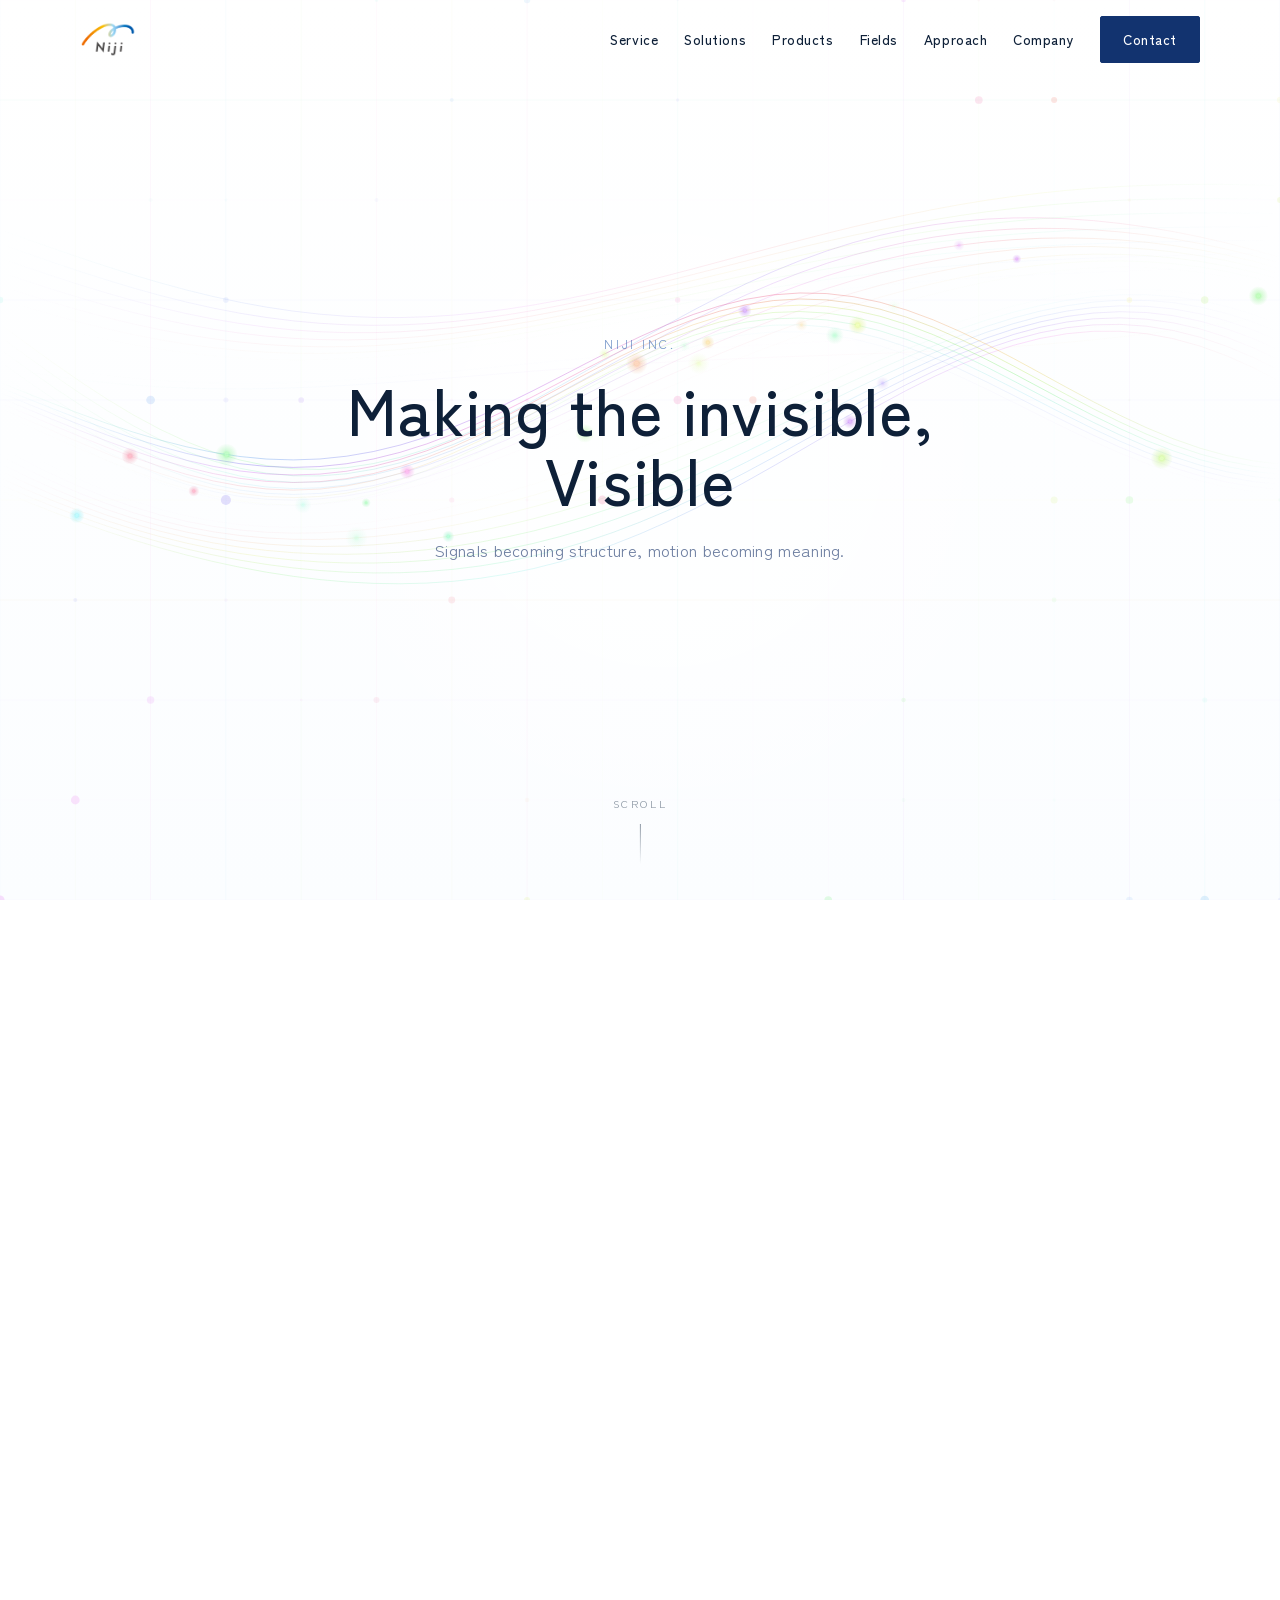
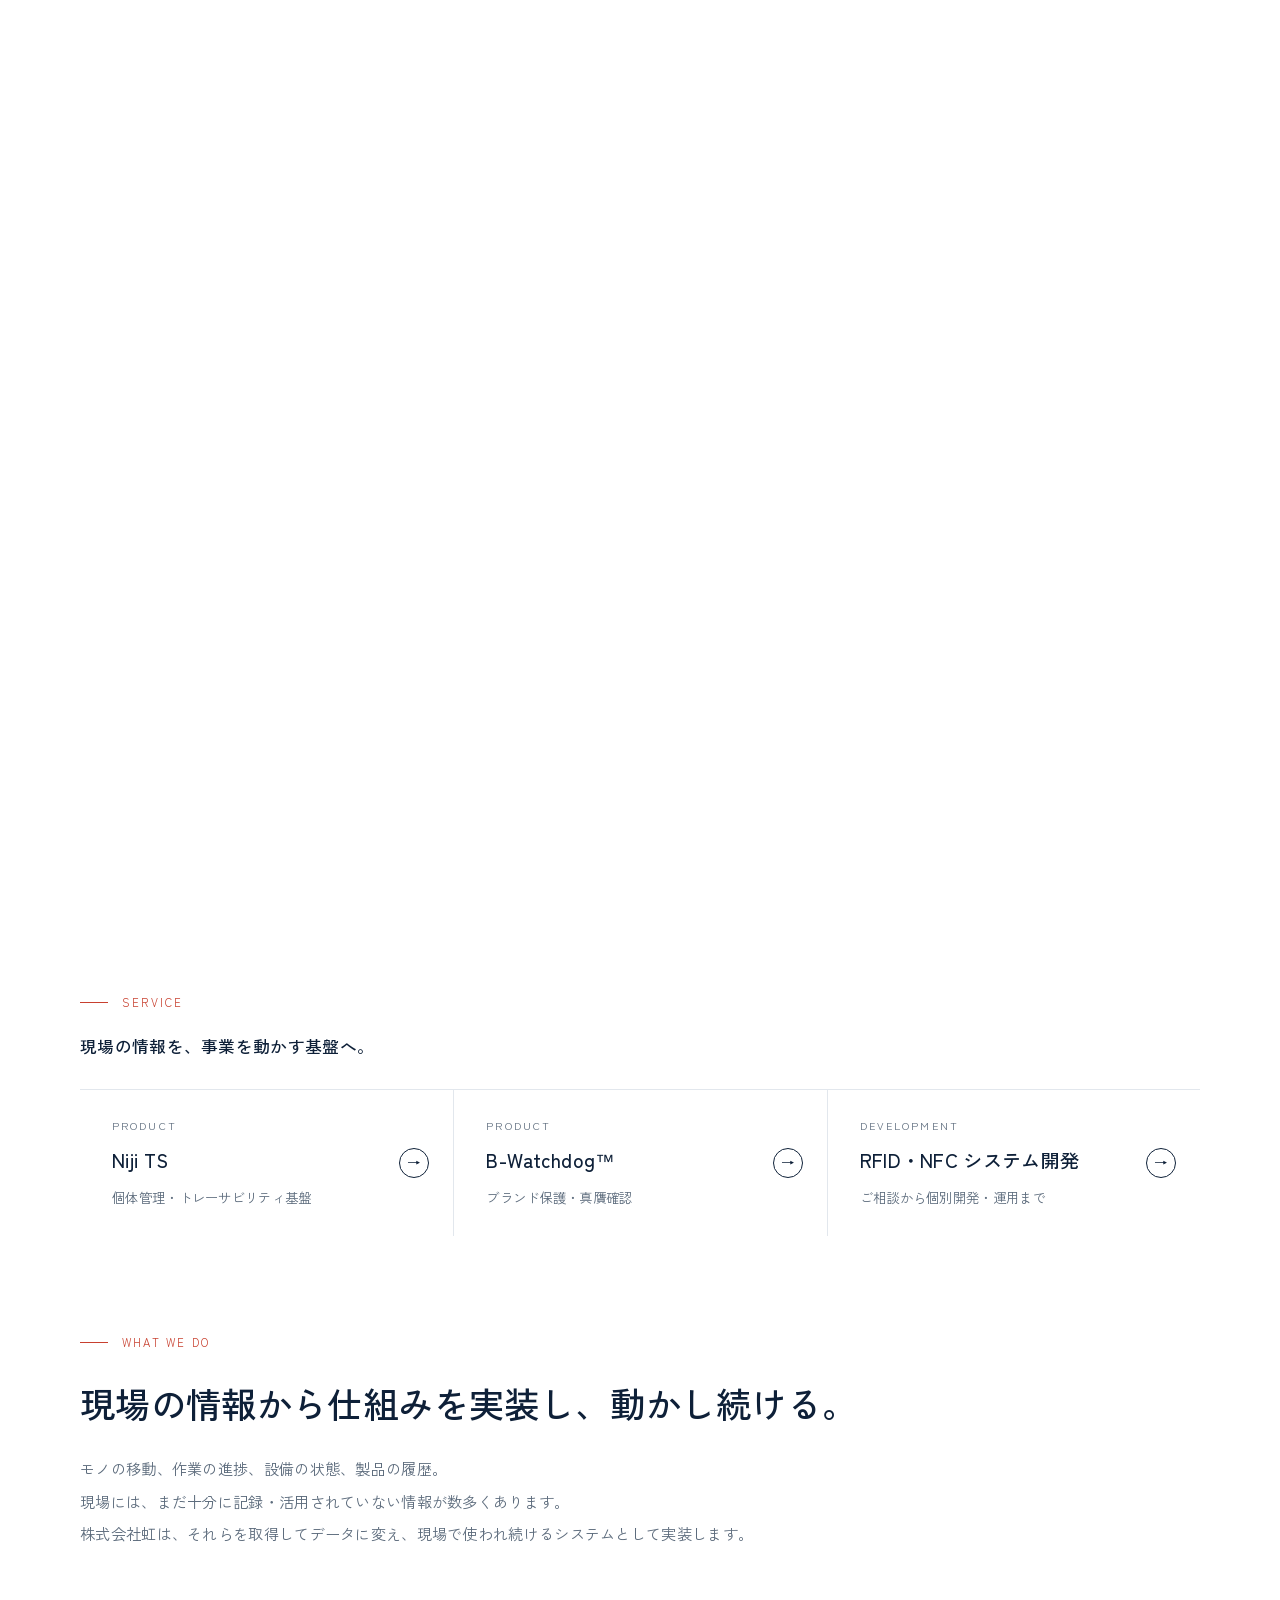
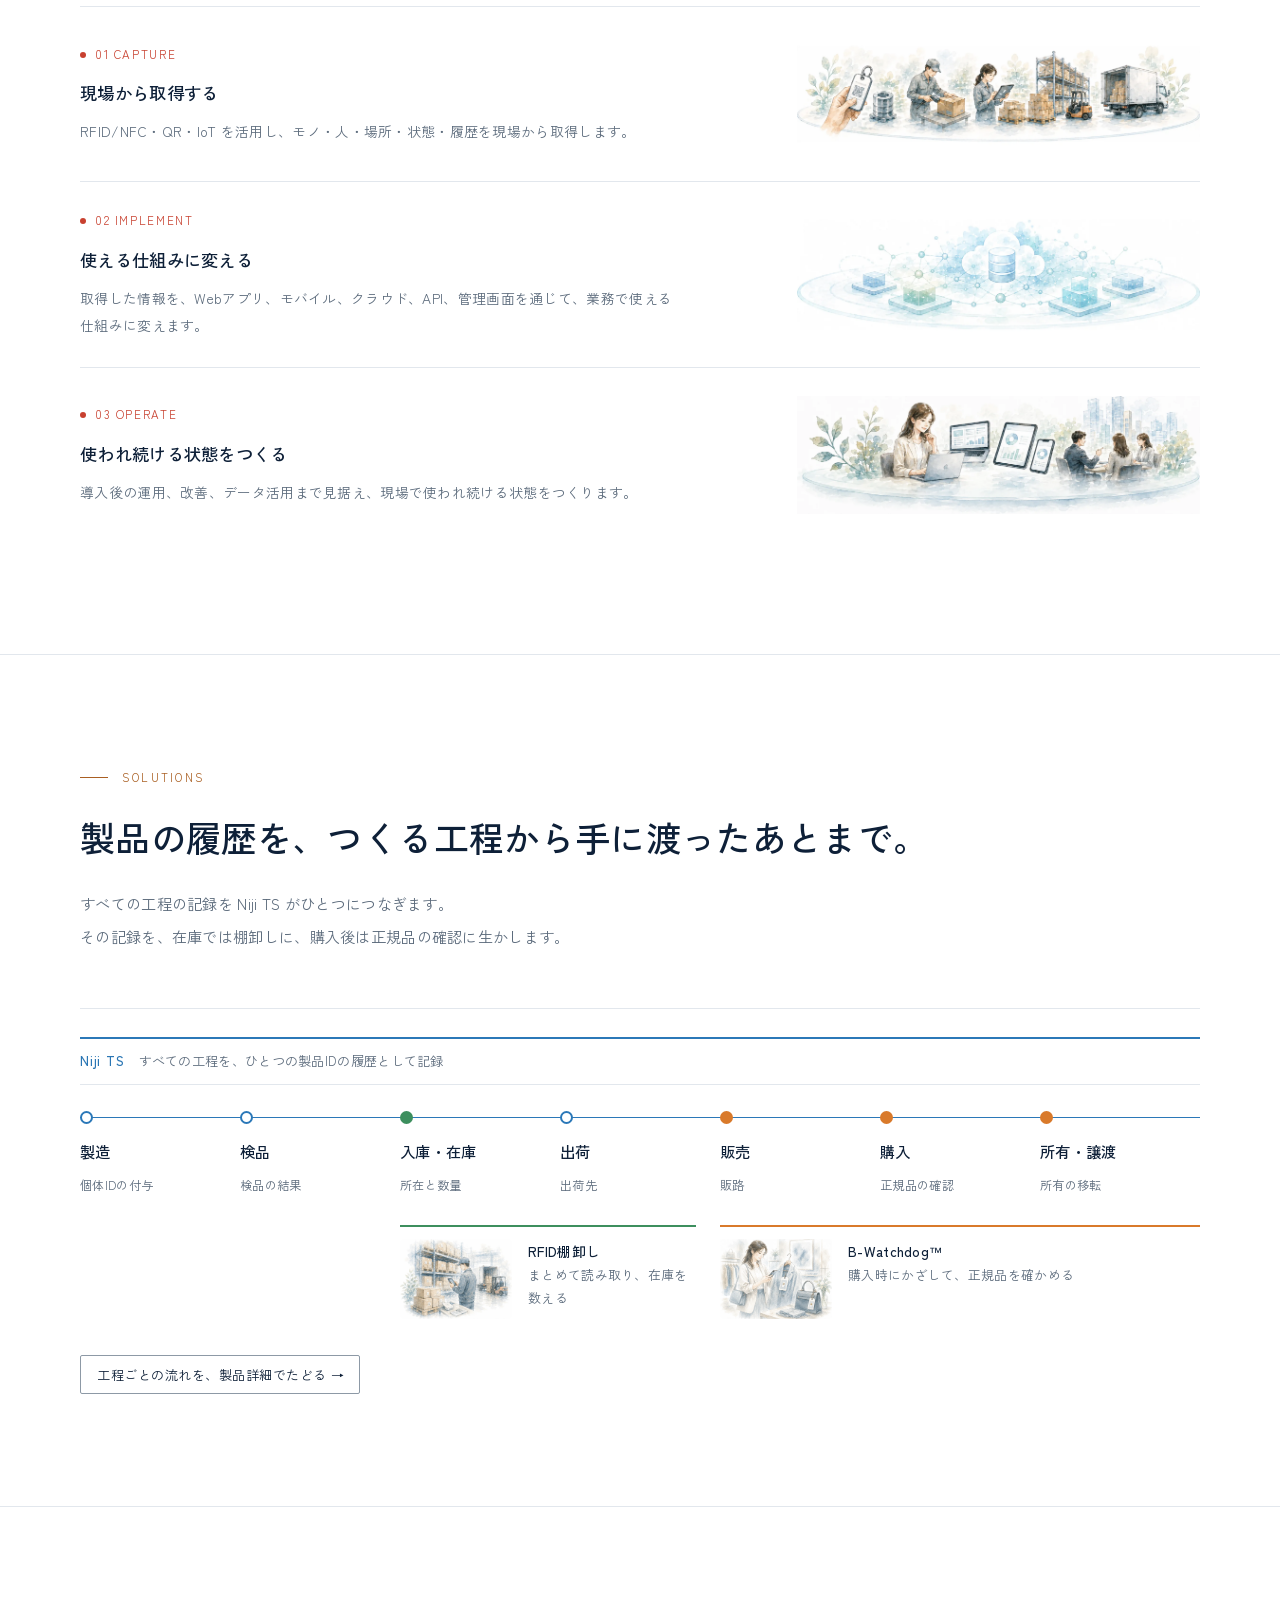
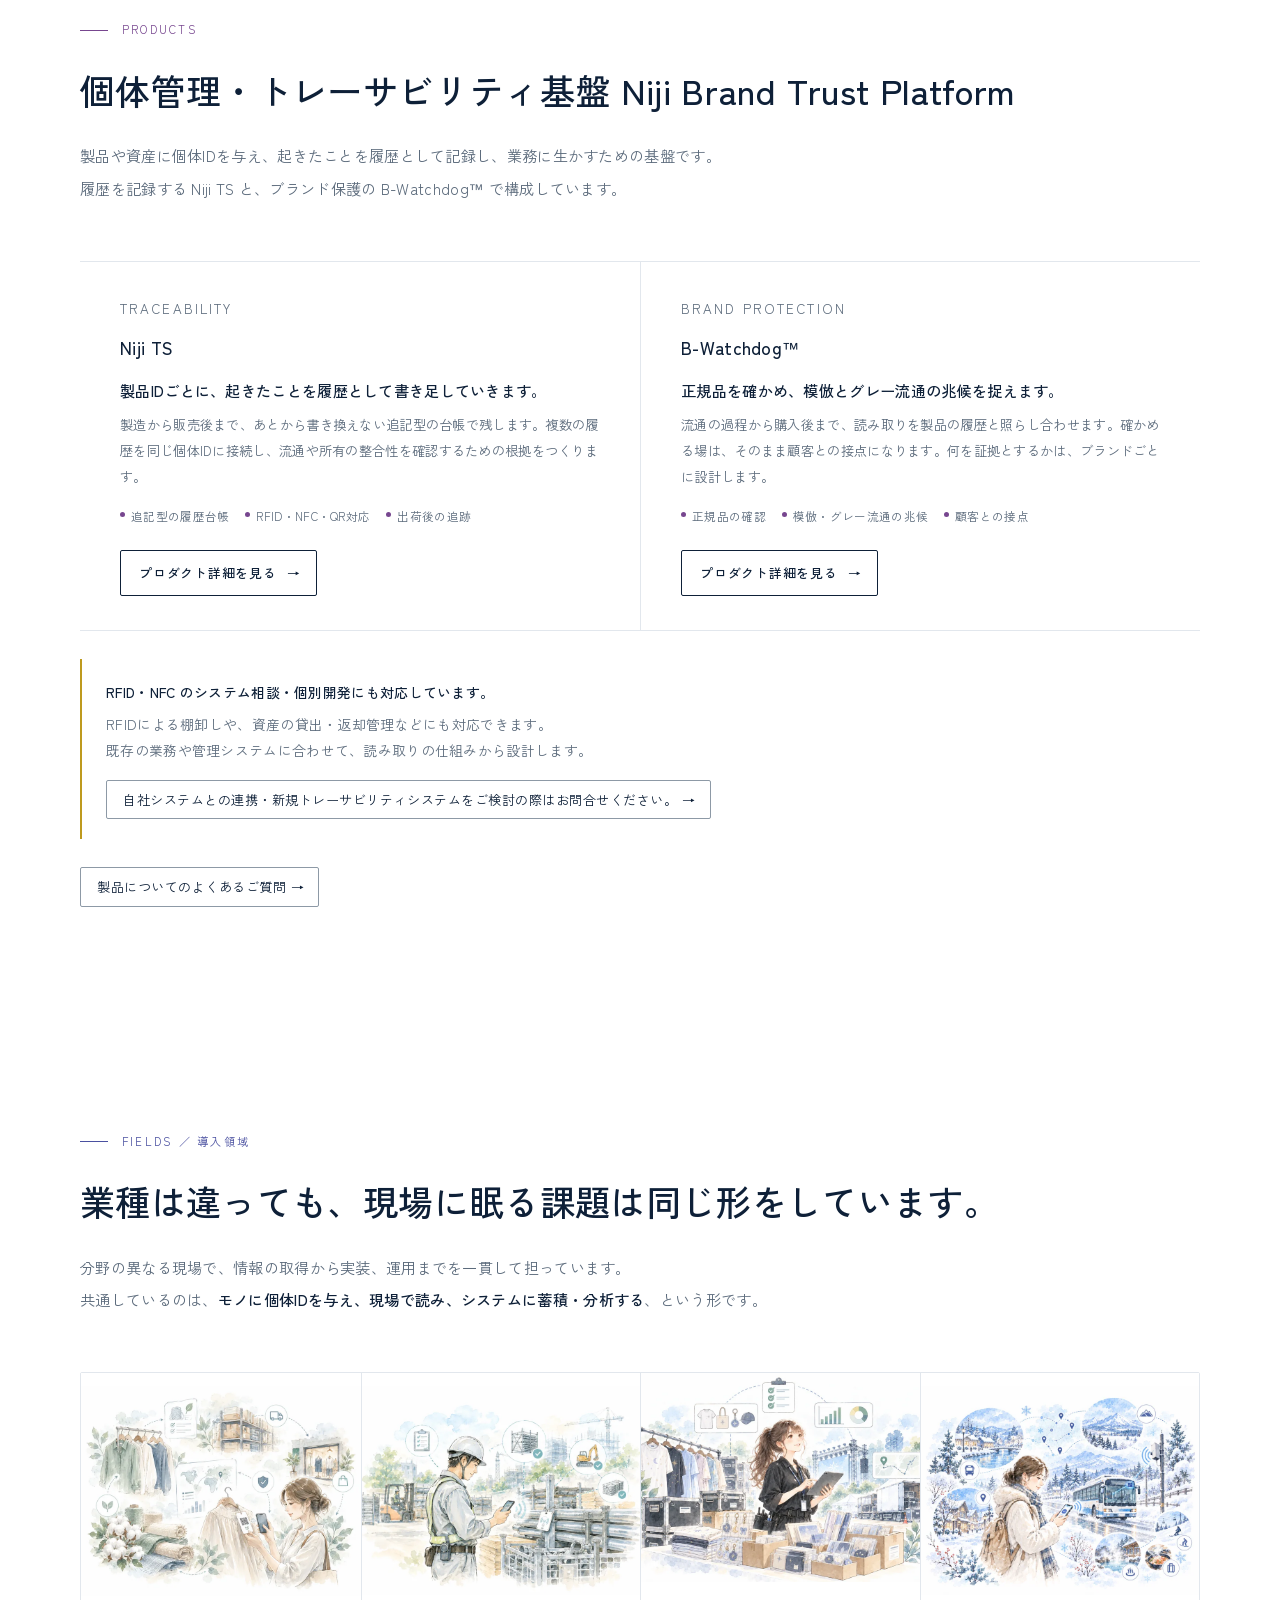
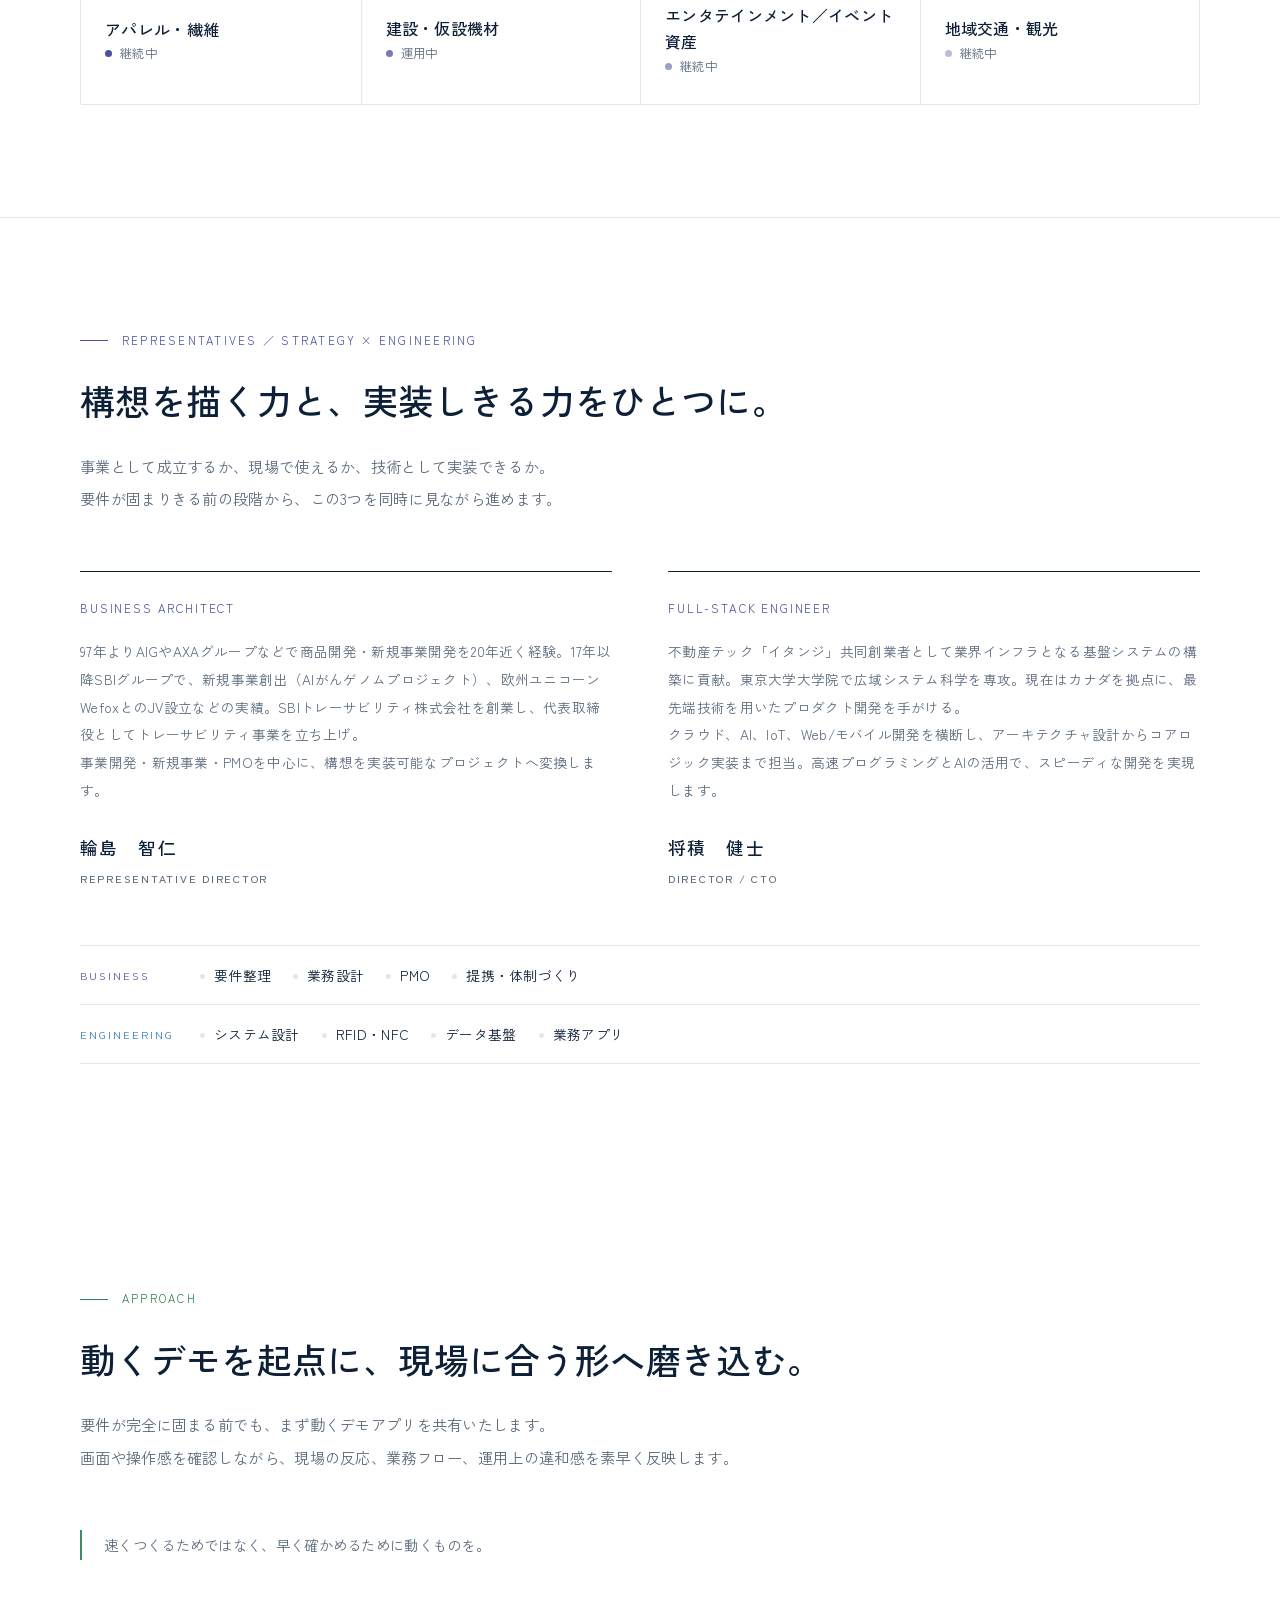
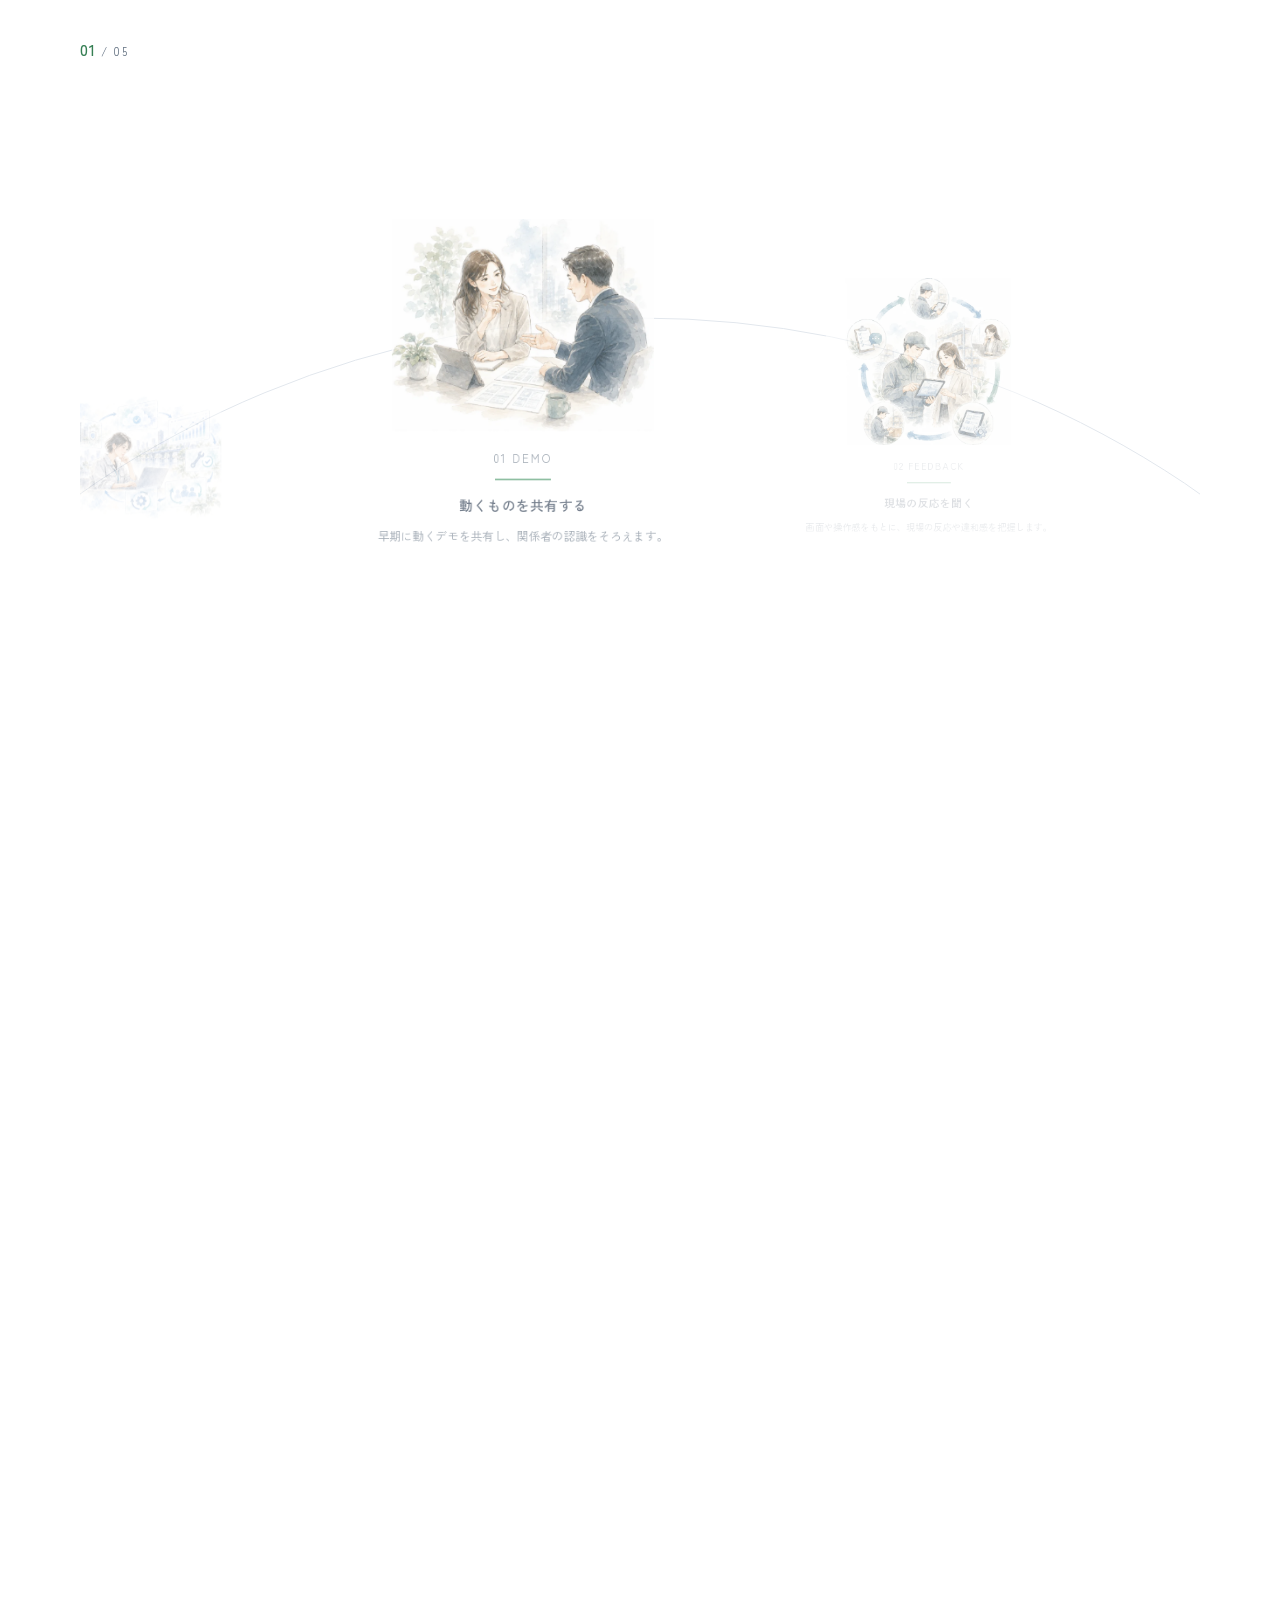
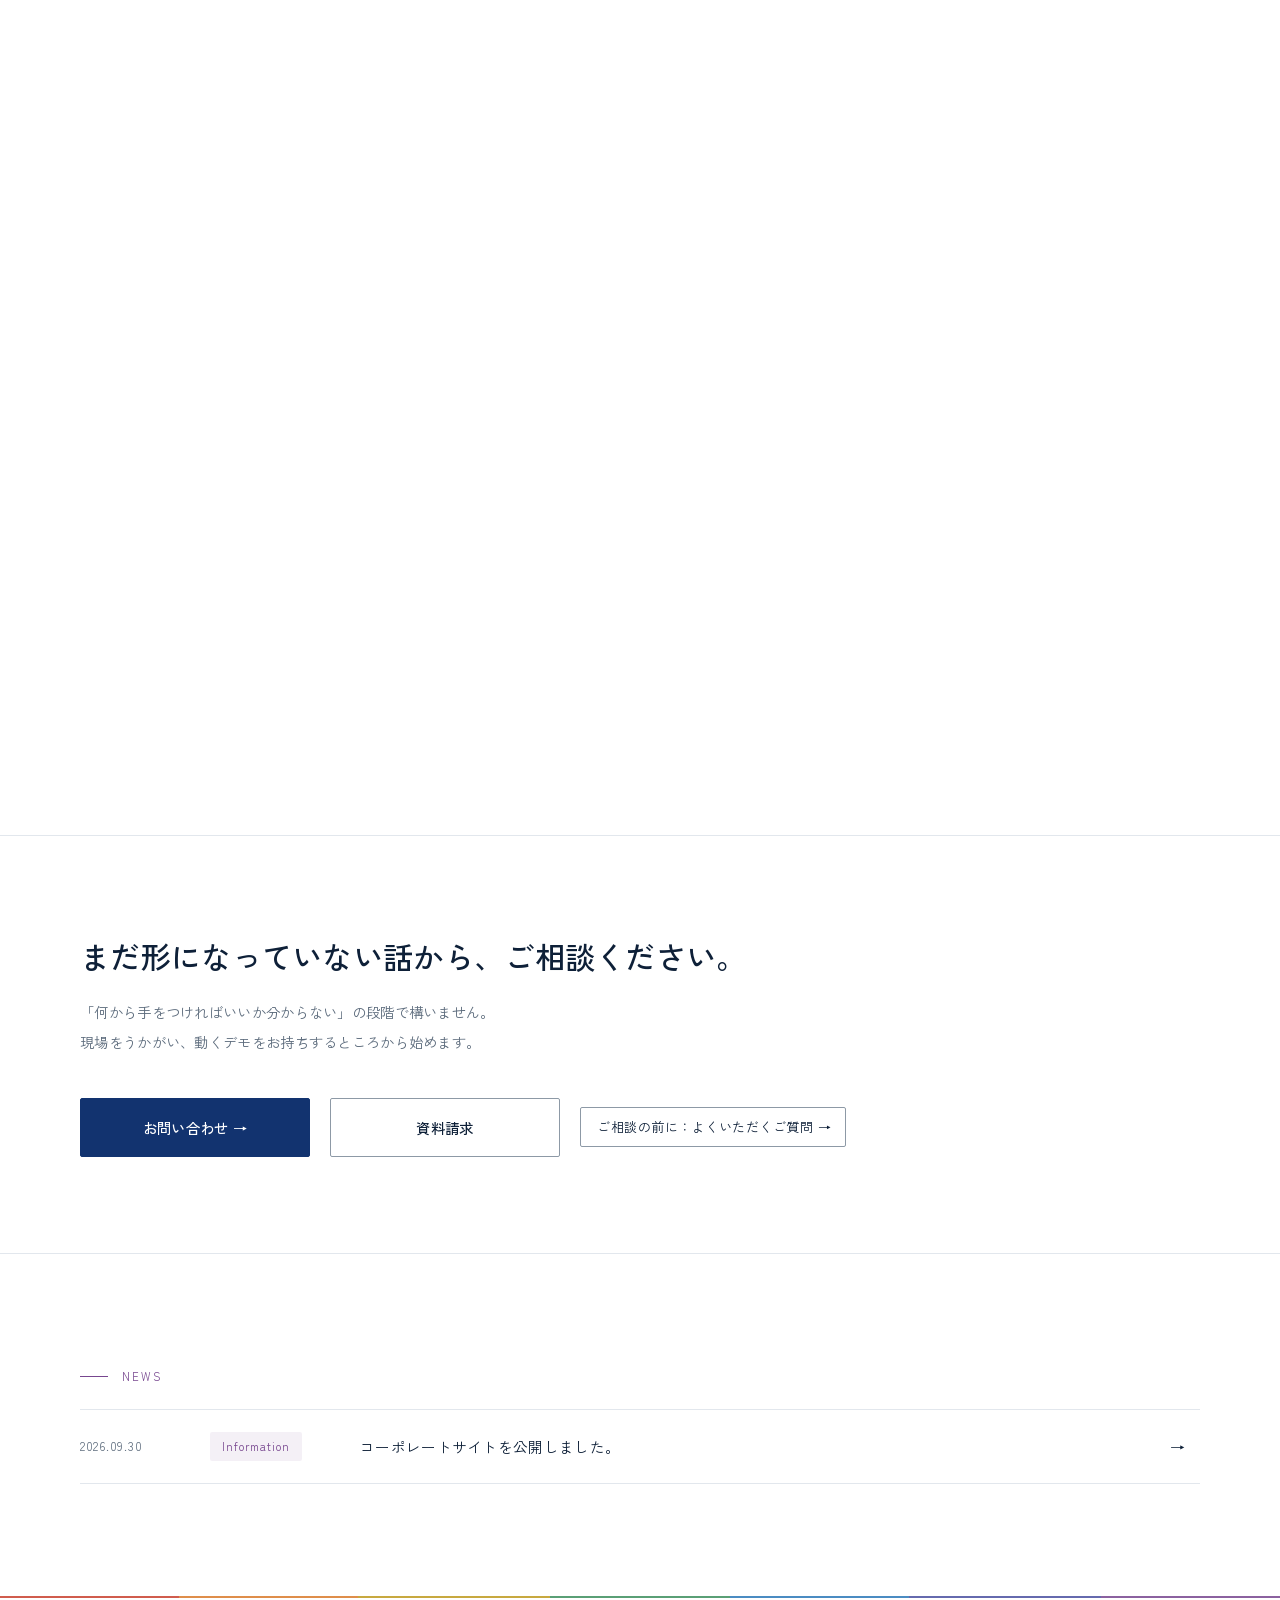
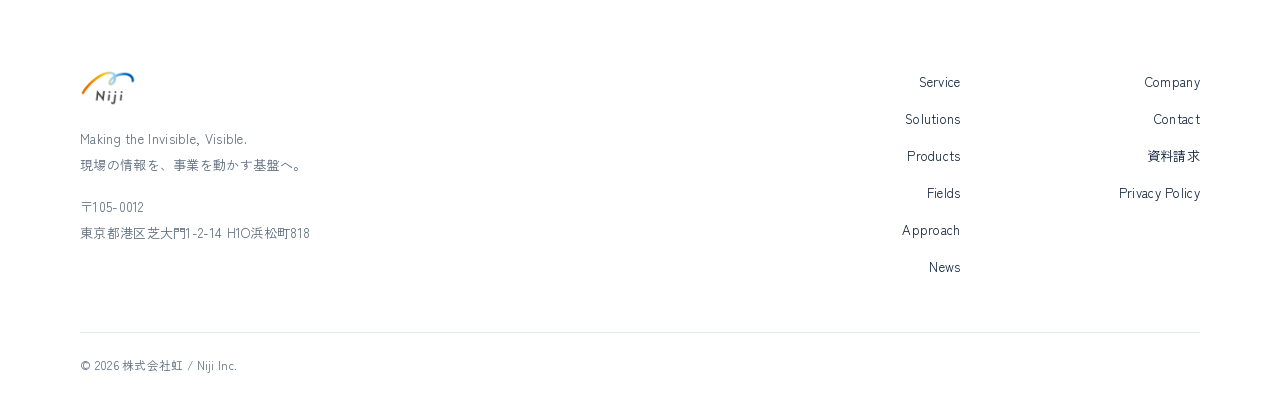
<file: index.html>
<!doctype html>
<html lang="ja">
<head>
<meta charset="utf-8">
<meta name="viewport" content="width=device-width, initial-scale=1">
<title>RFID・NFCの個体管理・トレーサビリティ｜株式会社虹</title>
<meta name="description" content="株式会社虹は、RFID・NFCを基盤に製品や資産の個体を管理するシステム会社です。個体管理・トレーサビリティ基盤「Niji TS」と、ブランド保護・真贋確認の「B-Watchdog™」を提供し、RFID・NFCシステムの個別開発にも対応します。">
<link rel="canonical" href="https://niji-global.com/">
<meta property="og:type" content="website">
<meta property="og:site_name" content="株式会社虹">
<meta property="og:title" content="株式会社虹｜Making the invisible, visible.">
<meta property="og:description" content="RFID・NFCで製品や資産の個体を管理し、履歴をつなぐ。個体管理・トレーサビリティ基盤 Niji TS と、ブランド保護・真贋確認の B-Watchdog™ を提供しています。">
<meta property="og:url" content="https://niji-global.com/">
<meta property="og:image" content="https://niji-global.com/assets/img/ogp.jpg">
<meta property="og:locale" content="ja_JP">
<meta property="og:image:width" content="1200">
<meta property="og:image:height" content="630">
<meta property="og:image:alt" content="株式会社虹">
<meta name="twitter:card" content="summary_large_image">
<link rel="preconnect" href="https://fonts.googleapis.com">
<link rel="preconnect" href="https://fonts.gstatic.com" crossorigin>
<link href="https://fonts.googleapis.com/css2?family=Zen+Kaku+Gothic+New:wght@400;500&family=Shippori+Mincho:wght@500&display=swap" rel="stylesheet">
<link rel="icon" href="assets/img/favicon.svg" type="image/svg+xml">
<link rel="icon" href="assets/img/favicon-32.png" sizes="32x32" type="image/png">
<link rel="apple-touch-icon" href="assets/img/apple-touch-icon.png">
<link rel="manifest" href="site.webmanifest">
<link rel="stylesheet" href="assets/css/site.css">
<link rel="stylesheet" href="assets/css/top.css">
<script type="application/ld+json">
{"@context": "https://schema.org", "@type": "Organization", "name": "株式会社虹", "alternateName": "NIJI Inc.", "url": "https://niji-global.com/", "logo": "https://niji-global.com/assets/img/logo-niji.png", "address": {"@type": "PostalAddress", "postalCode": "105-0012", "addressRegion": "東京都", "addressLocality": "港区", "streetAddress": "芝大門1-2-14 H1O浜松町818"}, "description": "RFID・NFCを基盤に、製品や資産の個体管理・トレーサビリティのシステムを提供する会社。個体管理・トレーサビリティ基盤 Niji TS とブランド保護 B-Watchdog™ を提供し、RFID・NFCシステムの個別開発にも対応する。", "@id": "https://niji-global.com/#organization", "foundingDate": "2025-10-31"}
</script>
<script>document.documentElement.className+=" js";</script>
<script src="assets/js/analytics.js" async></script>
<script type="application/ld+json">{"@context": "https://schema.org", "@type": "WebSite", "@id": "https://niji-global.com/#website", "name": "株式会社虹", "url": "https://niji-global.com/", "inLanguage": "ja", "publisher": {"@id": "https://niji-global.com/#organization"}}</script>
</head>
<body id="top">

<header class="header">
  <div class="wrap header__in">
    <a class="header__logo" href="#top" aria-label="株式会社虹 ホーム"><img src="assets/img/logo-niji.png" alt="Niji" width="56"></a>
    <nav class="nav" id="nav">
      <a href="#services">Service</a>
      <a href="#solutions">Solutions</a>
      <a href="#products">Products</a>
      <a href="#fields">Fields</a>
      <a href="#approach">Approach</a>
      <a href="company.html">Company</a>
      <a class="btn-contact" href="contact.html">Contact</a>
    </nav>
    <button class="navtoggle" type="button" aria-label="メニュー" aria-expanded="false" aria-controls="nav">
      <span></span><span></span><span></span>
    </button>
  </div>
</header>

<div class="hero-wrap">
  <section class="hero">
    <canvas id="heroCanvas" aria-hidden="true"></canvas>
    <div class="hero__stack">
      <div class="hero__content">
        <p class="hero__eyebrow hero__line">NIJI INC.</p>
        <h1 class="hero__title hero__line">Making the invisible,<br>Visible</h1>
        <p class="hero__sub hero__line">Signals becoming structure, motion becoming meaning.</p>
      </div>
      <div class="hero__story">
        <h2>見る角度を変えれば、見えてくる価値がある。</h2>
        <p>業務や現場にある無数のシグナルを捉え、意味のある構造へと変える。</p>
        <p>わたしたちは、その一連のうごきそのものを設計します。</p>
        <p>それは、空気中の水滴に光が屈折し、虹が生まれるように。</p>
        <p>細かな変化を的確に受けとめ、鮮やかな軌跡として描き出していくのです。</p>
      </div>
    </div>
    <div class="hero__scroll">SCROLL</div>
  </section>
</div>

<main>

<section class="offer" id="services" aria-label="提供しているもの">
  <div class="wrap">
    <p class="label" data-c="1">SERVICE</p>
    <p class="offer__core">現場の情報を、事業を動かす基盤へ。</p>
    <div class="offer__grid">
      <a class="offer__item" href="#products">
        <span class="offer__kind">PRODUCT</span>
        <span class="offer__name">Niji&nbsp;TS</span>
        <span class="offer__desc">個体管理・トレーサビリティ基盤</span>
        <span class="offer__go" aria-hidden="true">→</span>
      </a>
      <a class="offer__item" href="#bwatchdog">
        <span class="offer__kind">PRODUCT</span>
        <span class="offer__name"><span class="nb">B-Watchdog&trade;</span></span>
        <span class="offer__desc">ブランド保護・真贋確認</span>
        <span class="offer__go" aria-hidden="true">→</span>
      </a>
      <a class="offer__item" href="#what-we-do">
        <span class="offer__kind">DEVELOPMENT</span>
        <span class="offer__name">RFID・NFC システム開発</span>
        <span class="offer__desc">ご相談から個別開発・運用まで</span>
        <span class="offer__go" aria-hidden="true">→</span>
      </a>
    </div>
    <div class="offer__custom" id="what-we-do">
    <div class="head">
      <div>
        <p class="label" data-c="1">WHAT WE DO</p>
        <h2>現場の情報から仕組みを実装し、動かし続ける。</h2>
      </div>
      <p class="lead">モノの移動、作業の進捗、設備の状態、製品の履歴。<br>現場には、まだ十分に記録・活用されていない情報が数多くあります。<br>株式会社虹は、それらを取得してデータに変え、現場で使われ続けるシステムとして実装します。</p>
    </div>

    <div class="rows">
      <div class="wstep">
        <div class="row">
          <div class="row__num" style="color:var(--sp1-t)"><i></i>01 CAPTURE</div>
          <div><h3>現場から取得する</h3><p>RFID/NFC・QR・IoT を活用し、モノ・人・場所・状態・履歴を現場から取得します。</p></div>
        </div>
        <figure class="step-fig reveal">
          <picture><source srcset="assets/img/what-01-capture.webp" type="image/webp"><img src="assets/img/what-01-capture.jpg" alt="製品タグの読み取りから、製造、検品、保管、出荷まで、現場で情報を拾っていく流れ" width="1700" height="499" loading="lazy" decoding="async"></picture>
        </figure>
      </div>
      <div class="wstep">
        <div class="row">
          <div class="row__num" style="color:var(--sp1-t)"><i></i>02 IMPLEMENT</div>
          <div><h3>使える仕組みに変える</h3><p>取得した情報を、Webアプリ、モバイル、クラウド、API、管理画面を通じて、業務で使える仕組みに変えます。</p></div>
        </div>
        <figure class="step-fig reveal">
          <picture><source srcset="assets/img/what-02-implement.webp" type="image/webp"><img src="assets/img/what-02-implement.jpg" alt="現場から集まった情報が、クラウドとデータベースを中心にした構造へまとまっていく様子" width="1700" height="499" loading="lazy" decoding="async"></picture>
        </figure>
      </div>
      <div class="wstep">
        <div class="row">
          <div class="row__num" style="color:var(--sp1-t)"><i></i>03 OPERATE</div>
          <div><h3>使われ続ける状態をつくる</h3><p>導入後の運用、改善、データ活用まで見据え、現場で使われ続ける状態をつくります。</p></div>
        </div>
        <figure class="step-fig reveal">
          <picture><source srcset="assets/img/what-03-operate.webp" type="image/webp"><img src="assets/img/what-03-operate.jpg" alt="PC・タブレット・スマートフォンのダッシュボードを日常の業務で使い、その結果を囲んで話し合っている様子" width="1700" height="499" loading="lazy" decoding="async"></picture>
        </figure>
      </div>
    </div>
  </div>
  </div>
</section>

<section class="section" id="solutions">
  <div class="wrap">
    <div class="head">
      <div>
        <p class="label" data-c="2">SOLUTIONS</p>
        <h2>製品の履歴を、つくる工程から手に渡ったあとまで。</h2>
      </div>
      <p class="lead">すべての工程の記録を Niji&nbsp;TS がひとつにつなぎます。<br>その記録を、在庫では棚卸しに、購入後は正規品の確認に生かします。</p>
    </div>
    <div class="pline" role="img" aria-label="製造、検品、入庫・在庫、出荷、販売、購入、所有・譲渡の7工程を、Niji TS がひとつの履歴として記録する。入庫・在庫では棚卸し、販売から所有・譲渡では B-Watchdog による正規品の確認に使う">
      <div class="pline__bar"><span>Niji&nbsp;TS</span>すべての工程を、ひとつの製品IDの履歴として記録</div>
      <ol class="pline__steps">
        <li><b>製造</b><span>個体IDの付与</span></li>
        <li><b>検品</b><span>検品の結果</span></li>
        <li class="is-stock"><b>入庫・在庫</b><span>所在と数量</span></li>
        <li><b>出荷</b><span>出荷先</span></li>
        <li class="is-bw"><b>販売</b><span>販路</span></li>
        <li class="is-bw"><b>購入</b><span>正規品の確認</span></li>
        <li class="is-bw"><b>所有・譲渡</b><span>所有の移転</span></li>
      </ol>
      <div class="pline__use">
        <div class="pline__u pline__u--stock"><picture><source srcset="assets/img/scene-warehouse-inventory.webp" type="image/webp"><img src="assets/img/scene-warehouse-inventory.jpg" alt="" width="1200" height="850" loading="lazy" decoding="async"></picture><p><span>RFID棚卸し</span>まとめて読み取り、在庫を数える</p></div>
        <div class="pline__u pline__u--bw"><picture><source srcset="assets/img/scene-retail-scan.webp" type="image/webp"><img src="assets/img/scene-retail-scan.jpg" alt="" width="1200" height="914" loading="lazy" decoding="async"></picture><p><span><span class="nb">B-Watchdog&trade;</span></span>購入時にかざして、正規品を確かめる</p></div>
      </div>
    </div>
    <p class="txtlink-row"><a class="txtlink" href="products/brand-trust-platform/#scenes">工程ごとの流れを、製品詳細でたどる →</a></p>
  </div>
</section>

<section class="section section--rule" id="products">
  <div class="wrap">
    <div class="head">
      <div>
        <p class="label" data-c="7">PRODUCTS</p>
        <h2>個体管理・トレーサビリティ基盤 Niji Brand Trust Platform</h2>
      </div>
      <p class="lead">製品や資産に個体IDを与え、起きたことを履歴として記録し、業務に生かすための基盤です。<br>履歴を記録する Niji&nbsp;TS と、ブランド保護の <span class="nb">B-Watchdog&trade;</span> で構成しています。</p>
    </div>
    <div class="pgrid">
      <a class="pcard" id="nijits" href="products/brand-trust-platform/">
        <p class="pcard__tag">TRACEABILITY</p>
        <h3>Niji&nbsp;TS</h3>
        <p class="pcard__catch">製品IDごとに、起きたことを履歴として書き足していきます。</p>
        <p>製造から販売後まで、あとから書き換えない追記型の台帳で残します。複数の履歴を同じ個体IDに接続し、流通や所有の整合性を確認するための根拠をつくります。</p>
        <ul class="pcard__feats"><li>追記型の履歴台帳</li><li>RFID・NFC・QR対応</li><li>出荷後の追跡</li></ul>
        <span class="pcard__go">プロダクト詳細を見る<span aria-hidden="true">→</span></span>
      </a>
      <a class="pcard pcard--hero" id="bwatchdog" href="products/brand-trust-platform/#scenes">
        <p class="pcard__tag">BRAND PROTECTION</p>
        <h3><span class="nb">B-Watchdog&trade;</span></h3>
        <p class="pcard__catch">正規品を確かめ、模倣とグレー流通の兆候を捉えます。</p>
        <p>流通の過程から購入後まで、読み取りを製品の履歴と照らし合わせます。確かめる場は、そのまま顧客との接点になります。何を証拠とするかは、ブランドごとに設計します。</p>
        <ul class="pcard__feats"><li>正規品の確認</li><li>模倣・グレー流通の兆候</li><li>顧客との接点</li></ul>
        <span class="pcard__go">プロダクト詳細を見る<span aria-hidden="true">→</span></span>
      </a>
    </div>
    <div class="custom-note">
      <p><b>RFID・NFC のシステム相談・個別開発にも対応しています。</b></p>
      <p>RFIDによる棚卸しや、資産の貸出・返却管理などにも対応できます。<br>既存の業務や管理システムに合わせて、読み取りの仕組みから設計します。</p>
      <p class="custom-note__cta"><a class="txtlink" href="contact.html?topic=custom">自社システムとの連携・新規トレーサビリティシステムをご検討の際はお問合せください。 →</a></p>
    </div>
    <p class="txtlink-row"><a class="txtlink" href="products/brand-trust-platform/#faq">製品についてのよくあるご質問 →</a></p>
  </div>
</section>

<section class="section" id="fields">
  <div class="wrap">
    <div class="head">
      <div>
        <p class="label" data-c="6">FIELDS ／ 導入領域</p>
        <h2>業種は違っても、現場に眠る課題は同じ形をしています。</h2>
      </div>
      <p class="lead">分野の異なる現場で、情報の取得から実装、運用までを一貫して担っています。<br>共通しているのは、<b style="font-weight:500;color:var(--ink)">モノに個体IDを与え、現場で読み、システムに蓄積・分析する</b>、という形です。</p>
    </div>
        <div class="fields fields--tiles">
      <div class="field" style="--fc:#4A50A0" tabindex="0">
        <div class="field__face">
          <picture><source srcset="assets/img/field-apparel.webp" type="image/webp"><img class="field__ill" src="assets/img/field-apparel.jpg" alt="ハンガーの服、布地、倉庫、店舗、スマートフォンでタグを読み取る人が描かれたアパレルの流通の様子" width="800" height="600" loading="lazy" decoding="async"></picture>
          <h3>アパレル・繊維</h3>
          <div class="field__status"><i></i>継続中</div>
        </div>
        <div class="field__detail">
          <p class="field__name">アパレル・繊維</p>
          <p>製品・半製品の個体／ロット管理と棚卸、流通のトレーサビリティを、既存の基幹・物流システムと連携して実装しています。</p>
        </div>
      </div>
      <div class="field" style="--fc:rgba(74,80,160,.75)" tabindex="0">
        <div class="field__face">
          <picture><source srcset="assets/img/field-construction.webp" type="image/webp"><img class="field__ill" src="assets/img/field-construction.jpg" alt="建設現場で、作業員がスマートフォンで仮設機材のタグを読み取っている様子" width="800" height="600" loading="lazy" decoding="async"></picture>
          <h3>建設・仮設機材</h3>
          <div class="field__status"><i></i>運用中</div>
        </div>
        <div class="field__detail">
          <p class="field__name">建設・仮設機材</p>
          <p>機材の個体管理・現場棚卸・安全点検を、通信環境の弱い現場でも動くオフライン対応アプリでデジタル化。リリース後の保守運用まで担っています。</p>
        </div>
      </div>
      <div class="field" style="--fc:rgba(74,80,160,.55)" tabindex="0">
        <div class="field__face">
          <picture><source srcset="assets/img/field-entertainment.webp" type="image/webp"><img class="field__ill" src="assets/img/field-entertainment.jpg" alt="イベントの物販会場で、スタッフがタブレットでグッズや機材を管理している様子" width="800" height="600" loading="lazy" decoding="async"></picture>
          <h3>エンタテインメント／イベント資産</h3>
          <div class="field__status"><i></i>継続中</div>
        </div>
        <div class="field__detail">
          <p class="field__name">エンタテインメント／イベント資産</p>
          <p>案件・資産・帳票・権限を横断管理する統合基盤を構築し、属人運用を仕組みへと置き換えています。</p>
        </div>
      </div>
      <div class="field" style="--fc:rgba(74,80,160,.38)" tabindex="0">
        <div class="field__face">
          <picture><source srcset="assets/img/field-transit.webp" type="image/webp"><img class="field__ill" src="assets/img/field-transit.jpg" alt="雪の街で、バスや観光地の情報をスマートフォンで確かめている旅行者の様子" width="800" height="600" loading="lazy" decoding="async"></picture>
          <h3>地域交通・観光</h3>
          <div class="field__status"><i></i>継続中</div>
        </div>
        <div class="field__detail">
          <p class="field__name">地域交通・観光</p>
          <p>個人情報に配慮しながら、人の動きや混雑を段階的にデータ化する実証に取り組んでいます。</p>
        </div>
      </div>
    </div>
  </div>
</section>

<section class="section section--rule" id="team">
  <div class="wrap">
    <div class="head">
      <div>
        <p class="label" data-c="6">REPRESENTATIVES ／ STRATEGY × ENGINEERING</p>
        <h2>構想を描く力と、実装しきる力をひとつに。</h2>
      </div>
      <p class="lead">事業として成立するか、現場で使えるか、技術として実装できるか。<br>要件が固まりきる前の段階から、この3つを同時に見ながら進めます。</p>
    </div>
    <div class="duo reveal">
      <div class="person">
        <p class="person__role">BUSINESS ARCHITECT</p>
        <p class="person__bio">97年よりAIGやAXAグループなどで商品開発・新規事業開発を20年近く経験。17年以降SBIグループで、新規事業創出（AIがんゲノムプロジェクト）、欧州ユニコーンWefoxとのJV設立などの実績。SBIトレーサビリティ株式会社を創業し、代表取締役としてトレーサビリティ事業を立ち上げ。<br>事業開発・新規事業・PMOを中心に、構想を実装可能なプロジェクトへ変換します。</p>
        <p class="person__name">輪島　智仁<span class="person__title">REPRESENTATIVE DIRECTOR</span></p>
      </div>
      <div class="person">
        <p class="person__role">FULL-STACK ENGINEER</p>
        <p class="person__bio">不動産テック「イタンジ」共同創業者として業界インフラとなる基盤システムの構築に貢献。東京大学大学院で広域システム科学を専攻。現在はカナダを拠点に、最先端技術を用いたプロダクト開発を手がける。<br>クラウド、AI、IoT、Web/モバイル開発を横断し、アーキテクチャ設計からコアロジック実装まで担当。高速プログラミングとAIの活用で、スピーディな開発を実現します。</p>
        <p class="person__name">将積　健士<span class="person__title">DIRECTOR / CTO</span></p>
      </div>
    </div>

        <div class="domains3 reveal" id="technology">
      <p class="domains3__row"><span class="domains3__k" style="--dc:var(--sp6-t)">BUSINESS</span><span>要件整理</span><span>業務設計</span><span>PMO</span><span>提携・体制づくり</span></p>
      <p class="domains3__row"><span class="domains3__k" style="--dc:var(--sp5-t)">ENGINEERING</span><span>システム設計</span><span>RFID・NFC</span><span>データ基盤</span><span>業務アプリ</span></p>
    </div>
  </div>
</section>

<section class="section" id="approach">
  <div class="wrap">
    <div class="head">
      <div>
        <p class="label" data-c="4">APPROACH</p>
        <h2>動くデモを起点に、現場に合う形へ磨き込む。</h2>
      </div>
      <p class="lead">要件が完全に固まる前でも、まず動くデモアプリを共有いたします。<br>画面や操作感を確認しながら、現場の反応、業務フロー、運用上の違和感を素早く反映します。</p>
      <p class="closing" style="border-color:var(--sp4)">速くつくるためではなく、早く確かめるために動くものを。</p>
    </div>
        <div class="orbit" data-orbit>
    <div class="orbit__stage">
    <svg class="orbit__ring" aria-hidden="true"><circle/></svg>
    <p class="orbit__count" aria-hidden="true"><b>01</b> / 05</p>
    <div class="steps">
      <div class="step"><p class="step__sn">01 DEMO</p><figure class="step__fig"><picture><source srcset="assets/img/approach-01-demo.webp" type="image/webp"><img src="assets/img/approach-01-demo.jpg" alt="資料とタブレットを挟んで、担当者と課題を整理している打ち合わせの様子" width="816" height="660" loading="lazy" decoding="async"></picture></figure><div class="step__bar"></div><h3>動くものを共有する</h3><p>早期に動くデモを共有し、関係者の認識をそろえます。</p></div>
      <div class="step"><p class="step__sn">02 FEEDBACK</p><figure class="step__fig"><picture><source srcset="assets/img/approach-03-revision.webp" type="image/webp"><img src="assets/img/approach-03-revision.jpg" alt="倉庫の現場で担当者にタブレットを見せ、使い勝手を確かめている様子" width="816" height="660" loading="lazy" decoding="async"></picture></figure><div class="step__bar"></div><h3>現場の反応を聞く</h3><p>画面や操作感をもとに、現場の反応や違和感を把握します。</p></div>
      <div class="step"><p class="step__sn">03 REVISION</p><figure class="step__fig"><picture><source srcset="assets/img/approach-02-feedback.webp" type="image/webp"><img src="assets/img/approach-02-feedback.jpg" alt="画面がつながっていく様子を確かめながら、動くデモをつくっている様子" width="816" height="660" loading="lazy" decoding="async"></picture></figure><div class="step__bar"></div><h3>柔軟に見直す</h3><p>UI、業務フロー、データ項目、運用設計を柔軟に見直します。</p></div>
      <div class="step"><p class="step__sn">04 RELEASE</p><figure class="step__fig"><picture><source srcset="assets/img/approach-04-release.webp" type="image/webp"><img src="assets/img/approach-04-release.jpg" alt="ダッシュボードを中心に、倉庫・配送・問い合わせ・利用者がつながって運用が回っている様子" width="816" height="660" loading="lazy" decoding="async"></picture></figure><div class="step__bar"></div><h3>使える状態に整える</h3><p>現場で使える状態へ整え、導入後の改善まで見据えて進めます。</p></div>
            <div class="step"><p class="step__sn">05 PARTNERSHIP</p><figure class="step__fig"><picture><source srcset="assets/img/approach-05-partnership.webp" type="image/webp"><img src="assets/img/approach-05-partnership.jpg" alt="導入後も現場の担当者と打ち合わせを重ね、運用と改善を一緒に進めている様子" width="816" height="660" loading="lazy" decoding="async"></picture></figure><div class="step__bar"></div><h3>ともに育て続ける</h3><p>導入後も保守運用と改善を続け、次の打ち手を現場とともにつくります。</p></div>
    </div>
    </div>
  </div>
</section>

<section class="cta cta--white">
  <div class="wrap cta__in">
    <div>
      <h2><span class="nb">まだ形になっていない話から、</span><span class="nb">ご相談ください。</span></h2>
      <p>「何から手をつければいいか分からない」の段階で構いません。<br>現場をうかがい、動くデモをお持ちするところから始めます。</p>
    </div>
    <div class="cta__actions">
      <a class="btn btn--primary" href="contact.html">お問い合わせ →</a>
      <a class="btn btn--ghost" href="contact.html?type=doc">資料請求</a>
      <a class="txtlink" href="contact.html#faq">ご相談の前に：よくいただくご質問 →</a>
    </div>
  </div>
</section>

<section class="section" id="news">
  <div class="wrap">
    <p class="label" data-c="7">NEWS</p>
    <div class="news">
            <a class="news__row" href="news/site-open.html"><span class="news__date">2026.09.30</span><span class="news__cat">Information</span><span class="news__title">コーポレートサイトを公開しました。</span><span aria-hidden="true">→</span></a>
    </div>
  </div>
</section>

</main>

<div class="rainbow"></div>
<footer class="footer">
  <div class="wrap">
    <div class="footer__in">
      <div class="footer__brand">
        <img class="footer__logo" src="assets/img/logo-niji.png" alt="Niji" width="56">
        <p>Making the Invisible, Visible.<br>現場の情報を、事業を動かす基盤へ。</p>
        <p>〒105-0012<br>東京都港区芝大門1-2-14 H1O浜松町818</p>
      </div>
      <div class="footer__navs">
        <nav aria-label="サイトマップ">
          <a href="#services">Service</a>
          <a href="#solutions">Solutions</a>
          <a href="#products">Products</a>
          <a href="#fields">Fields</a>
          <a href="#approach">Approach</a>
          <a href="#news">News</a>
        </nav>
        <nav aria-label="会社情報">
          <a href="company.html">Company</a>
          <a href="contact.html">Contact</a>
          <a href="contact.html?type=doc">資料請求</a>
          <a href="privacy.html">Privacy Policy</a>
        </nav>
      </div>
    </div>
    <p class="footer__base">© 2026 株式会社虹 / Niji Inc.</p>
  </div>
</footer>

<script src="assets/js/site.js" defer></script>
<script src="assets/js/approach-orbit.js" defer></script>
</body>
</html>
</file>
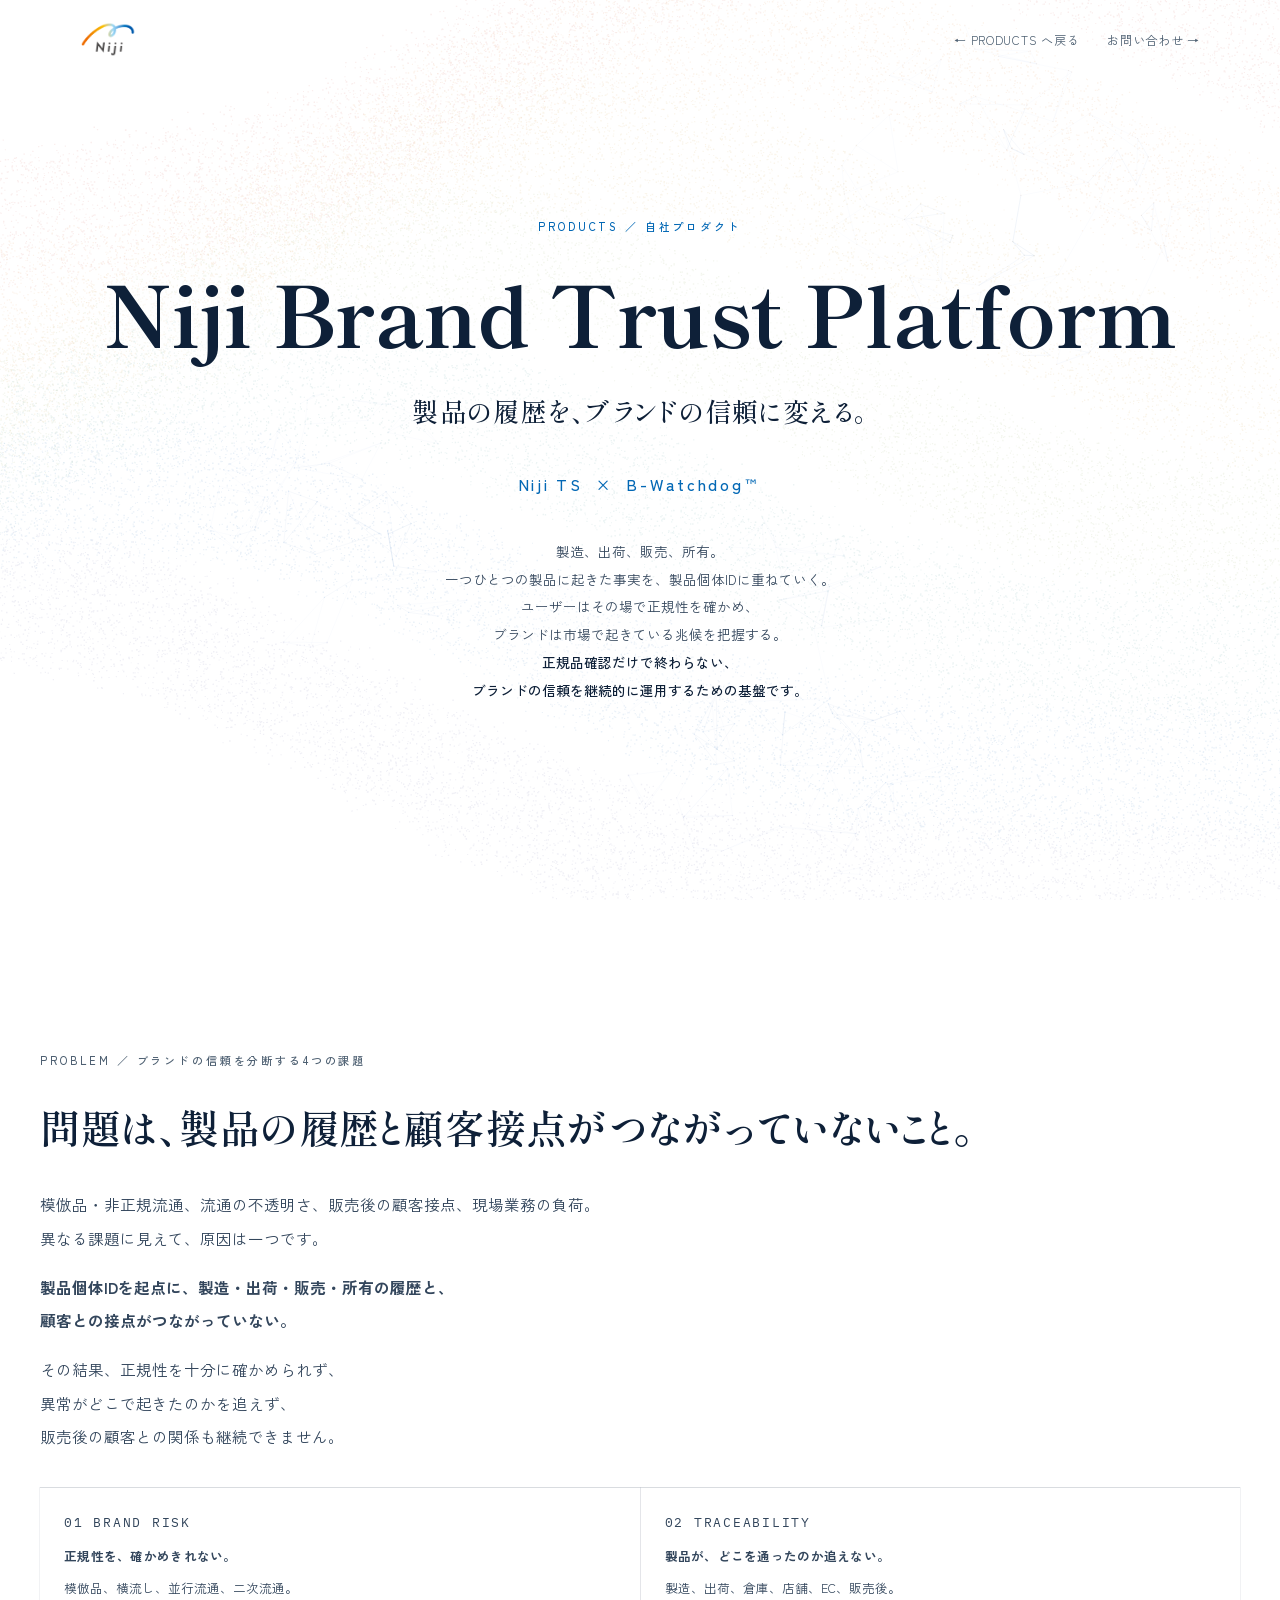
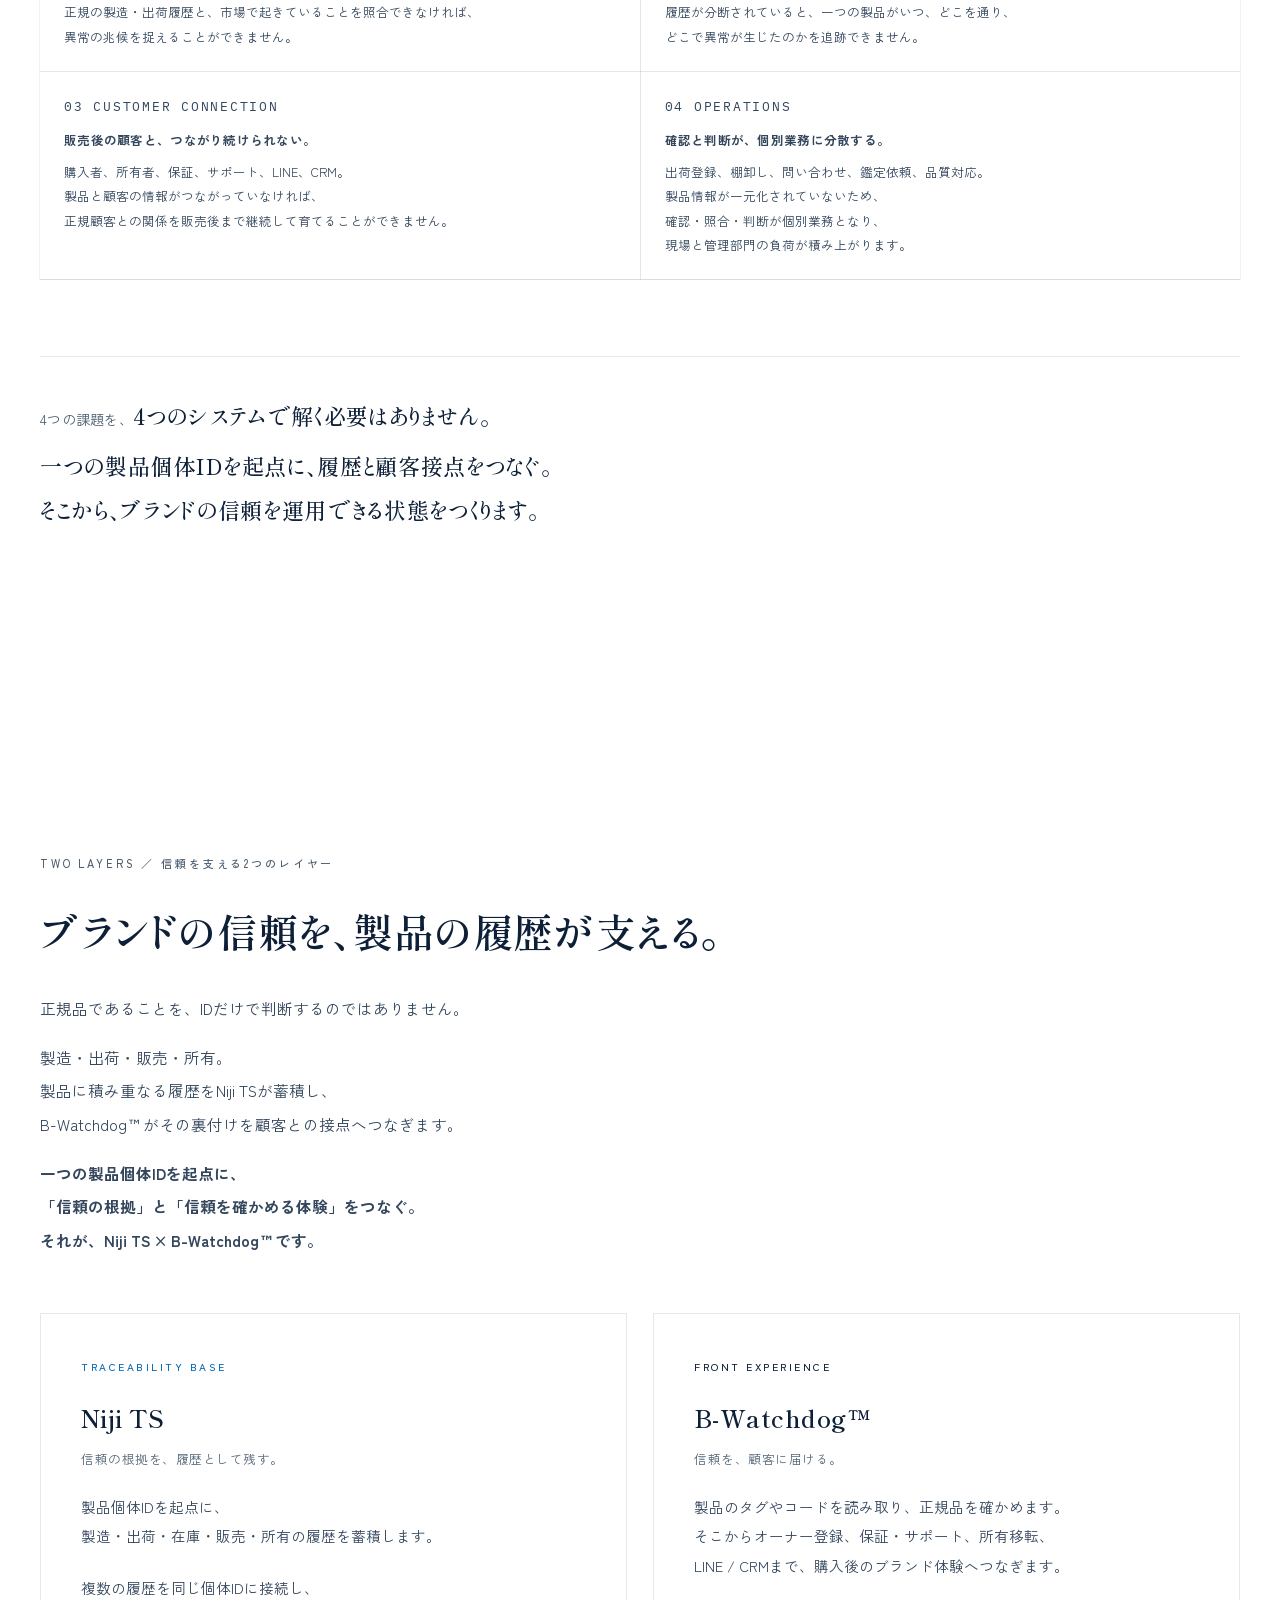
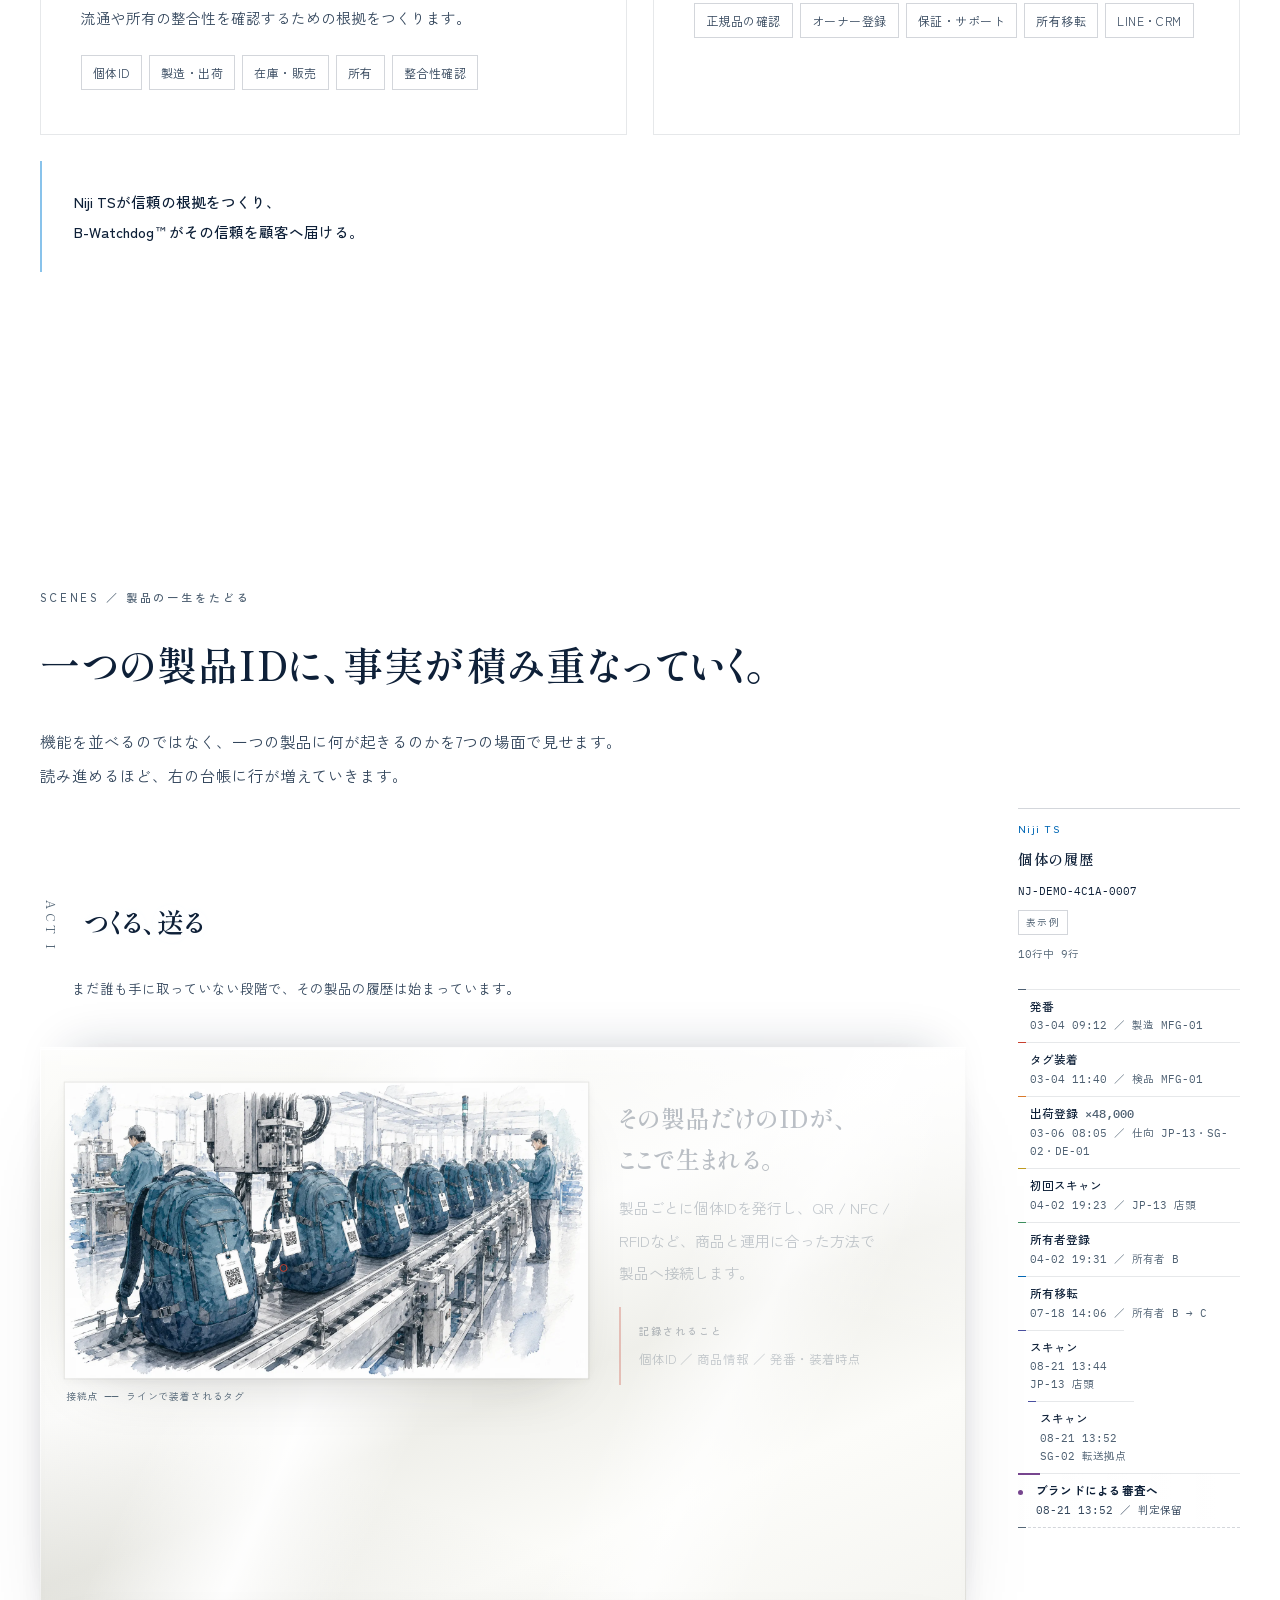
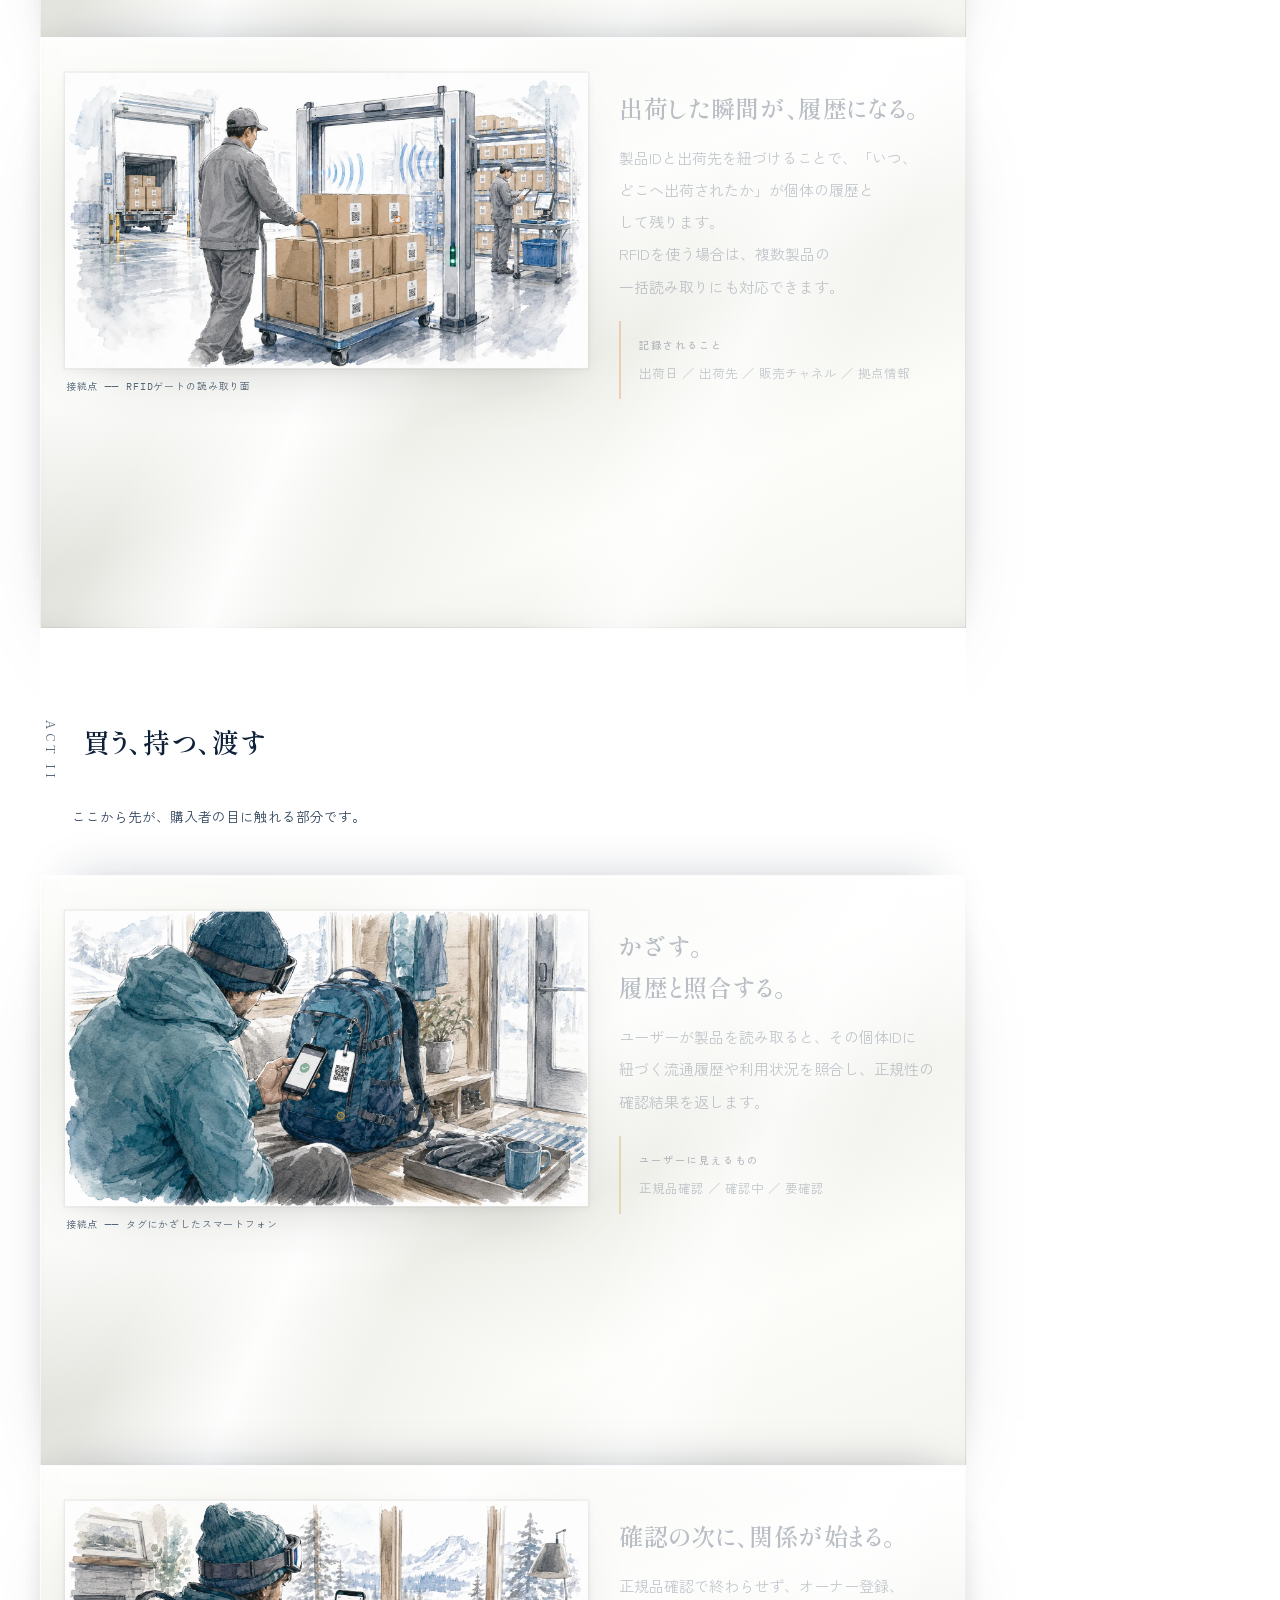
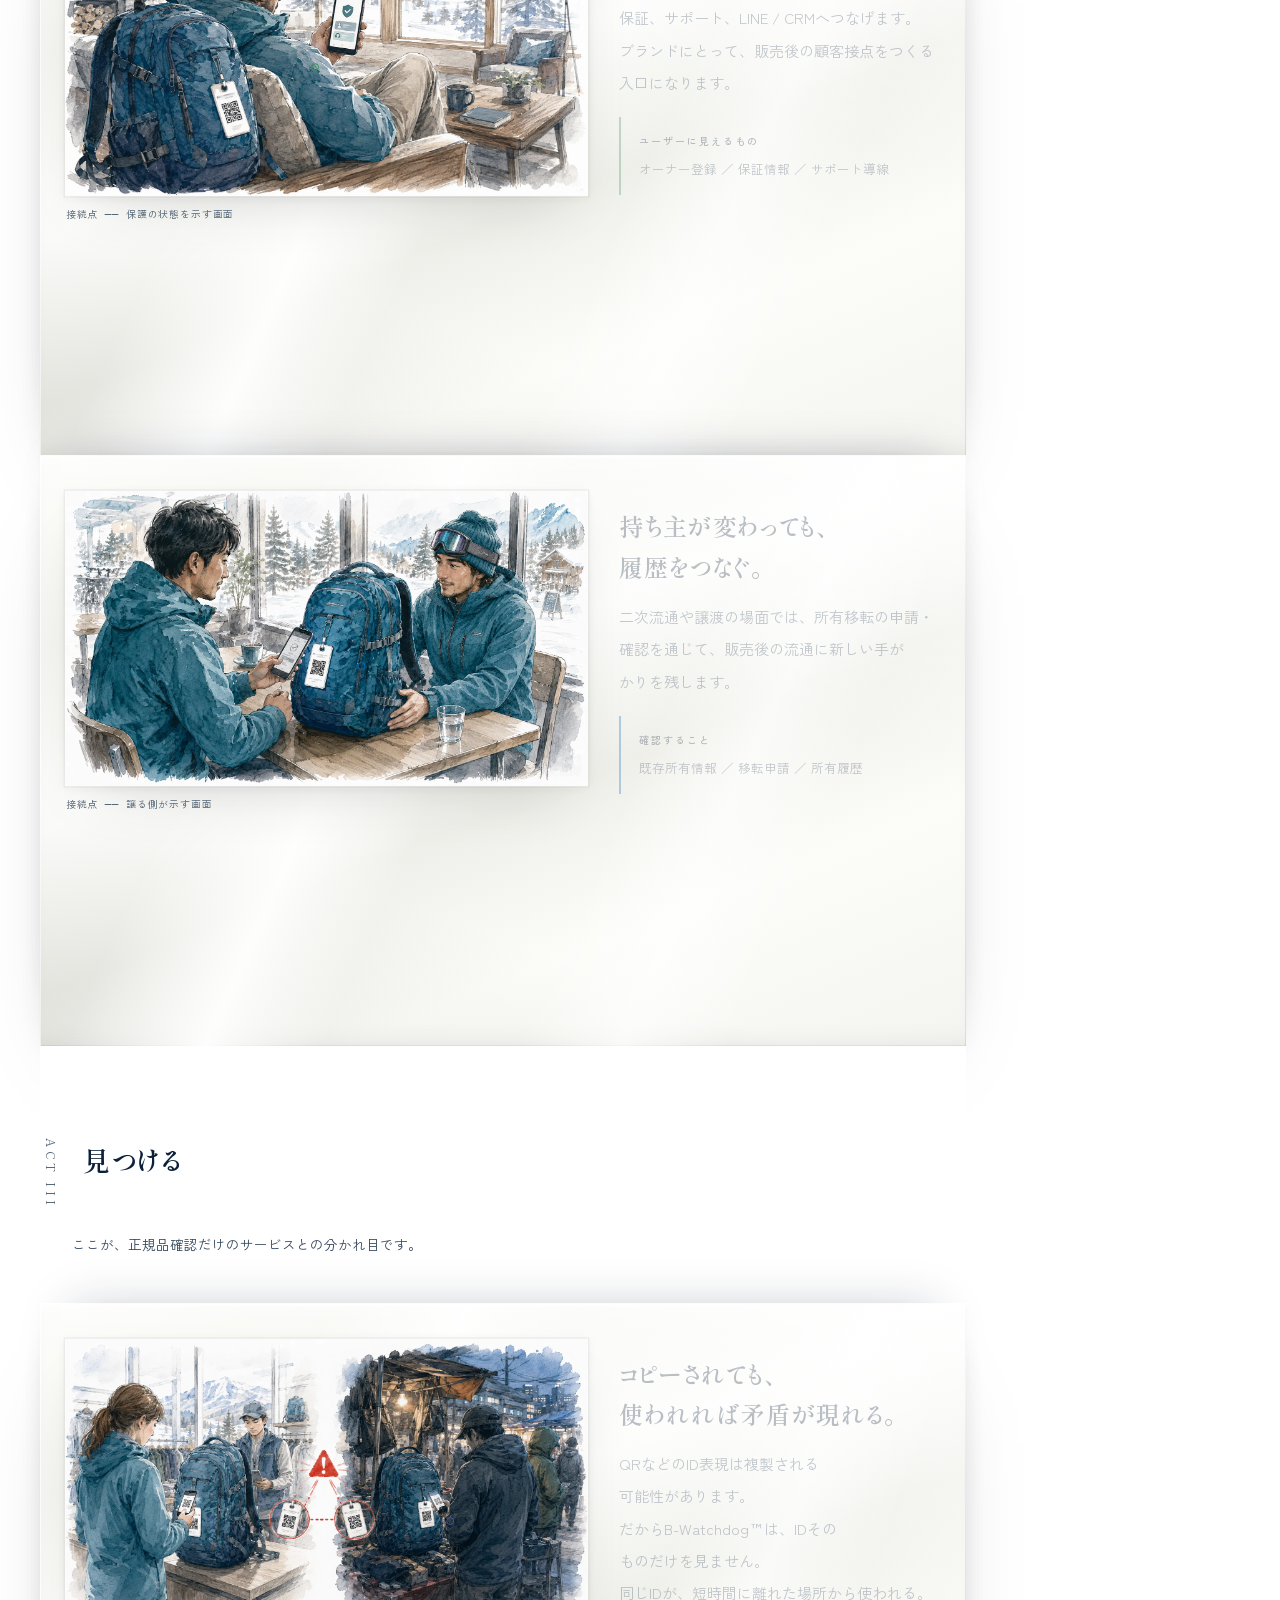
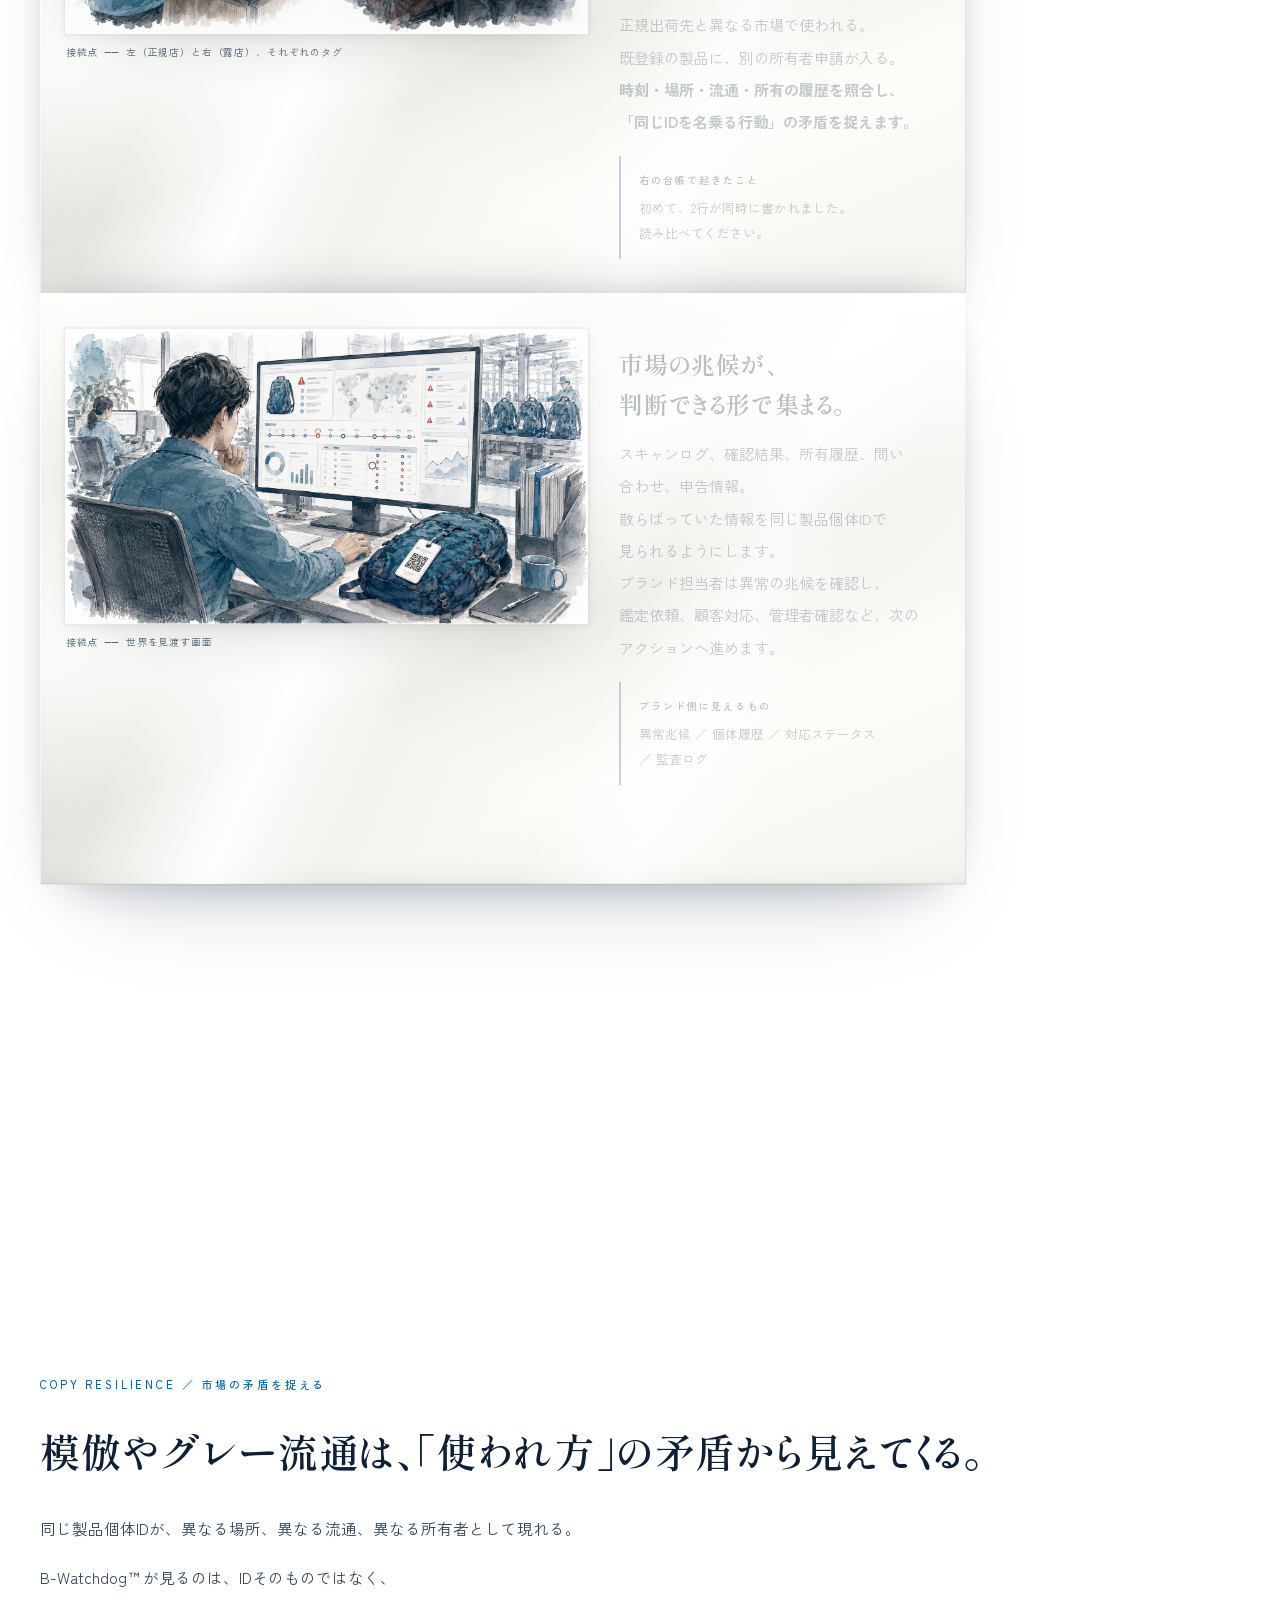
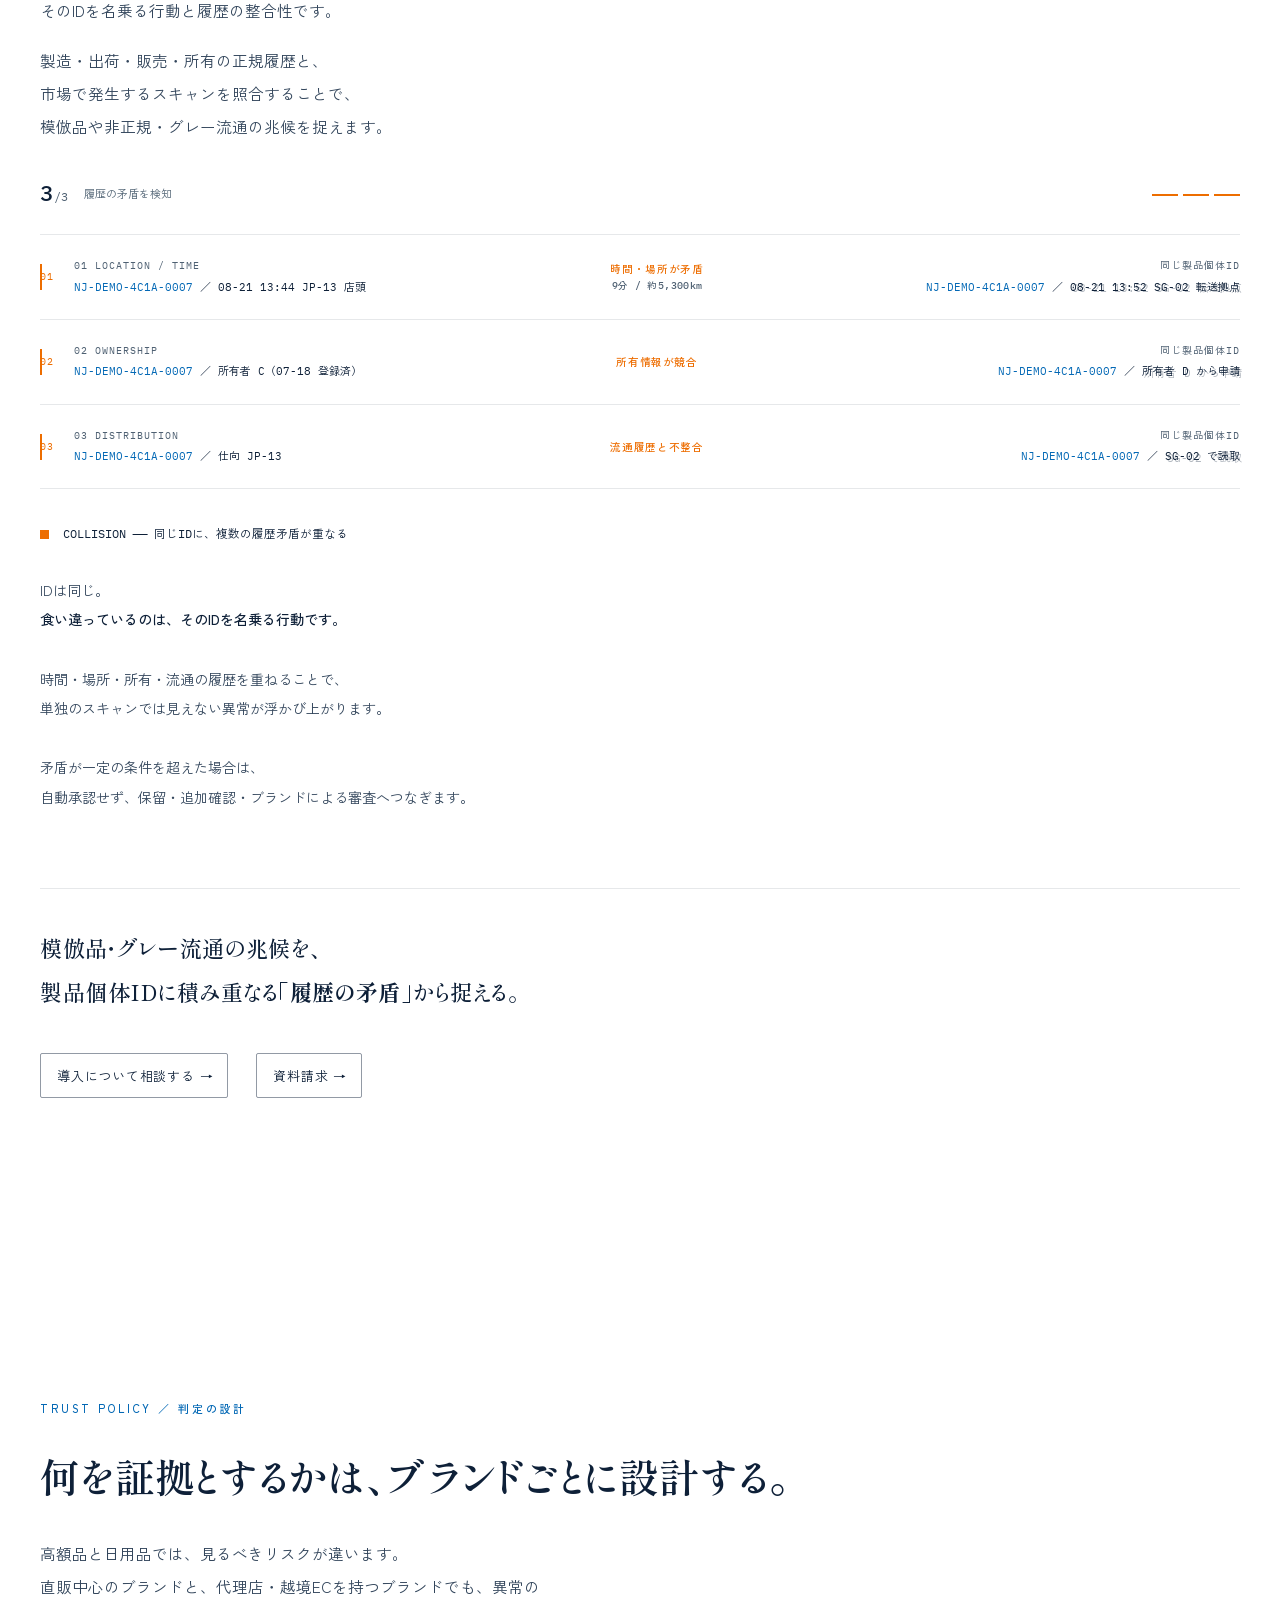
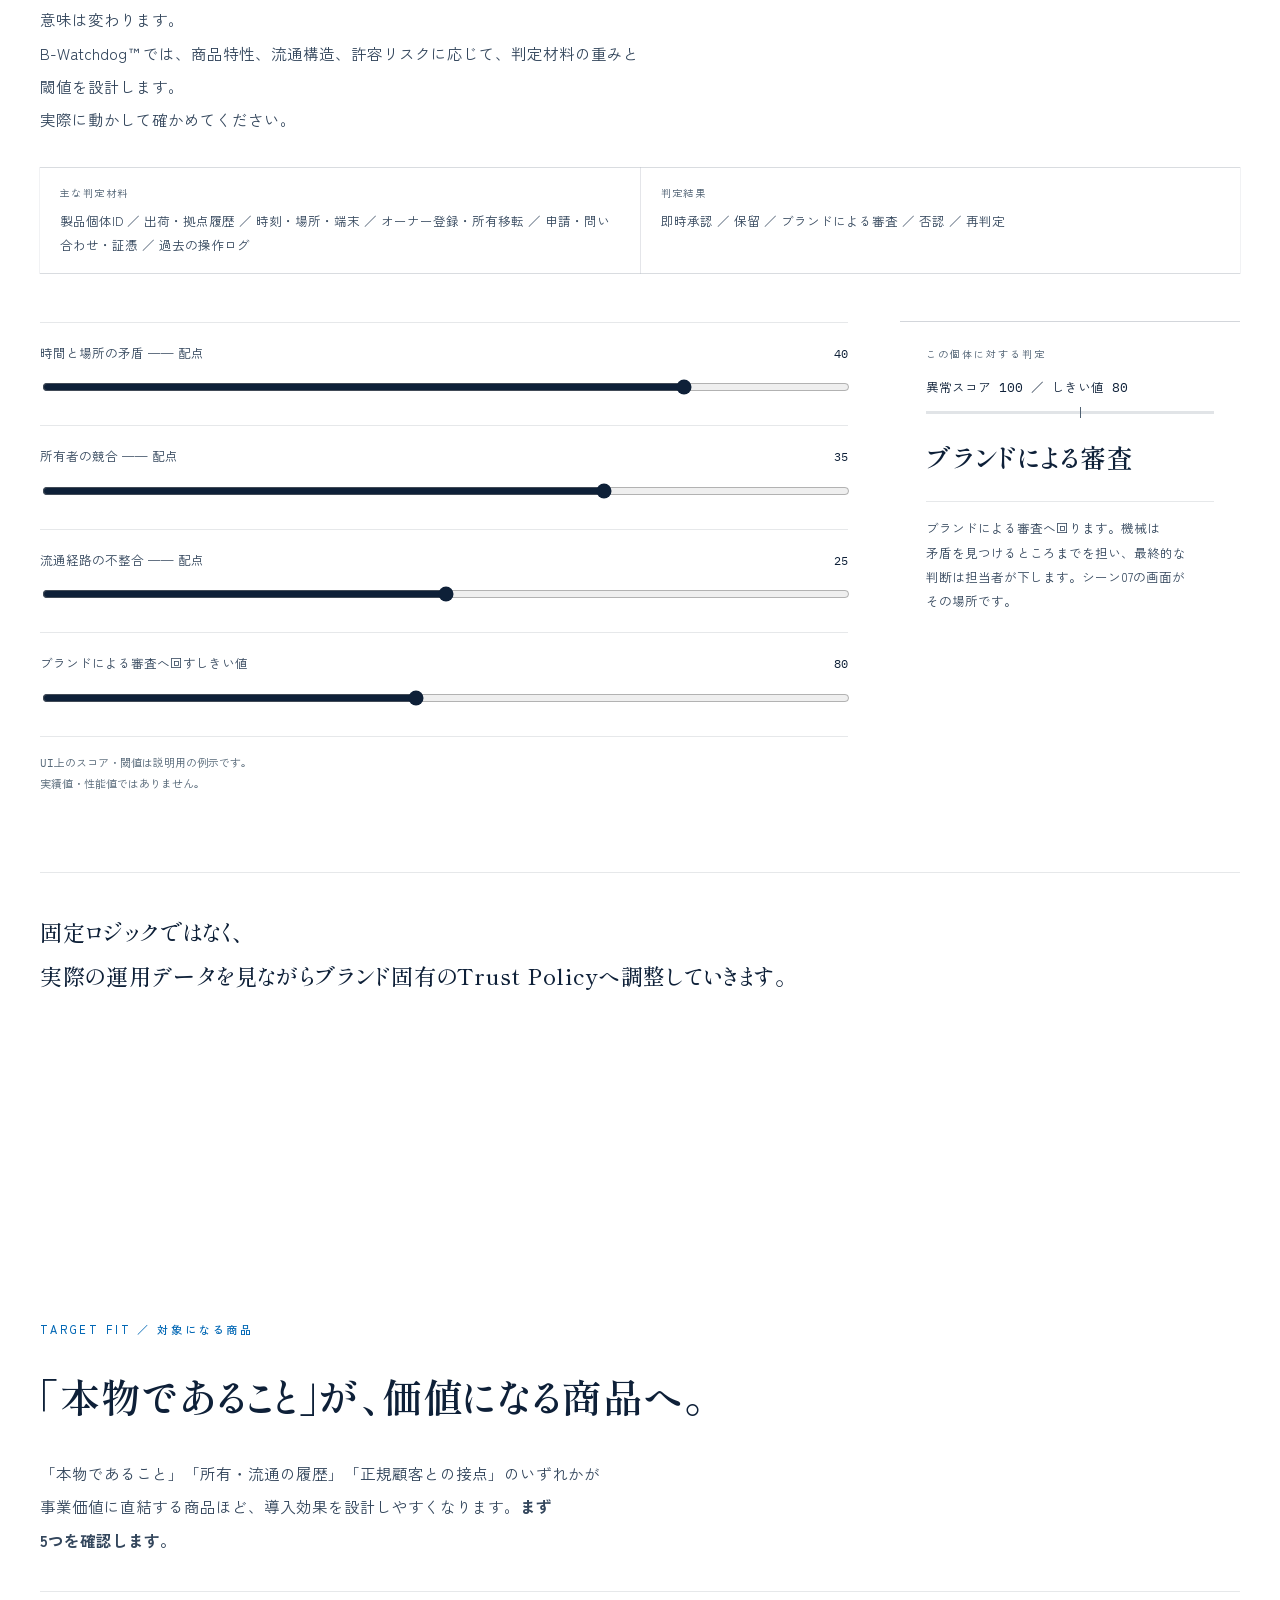
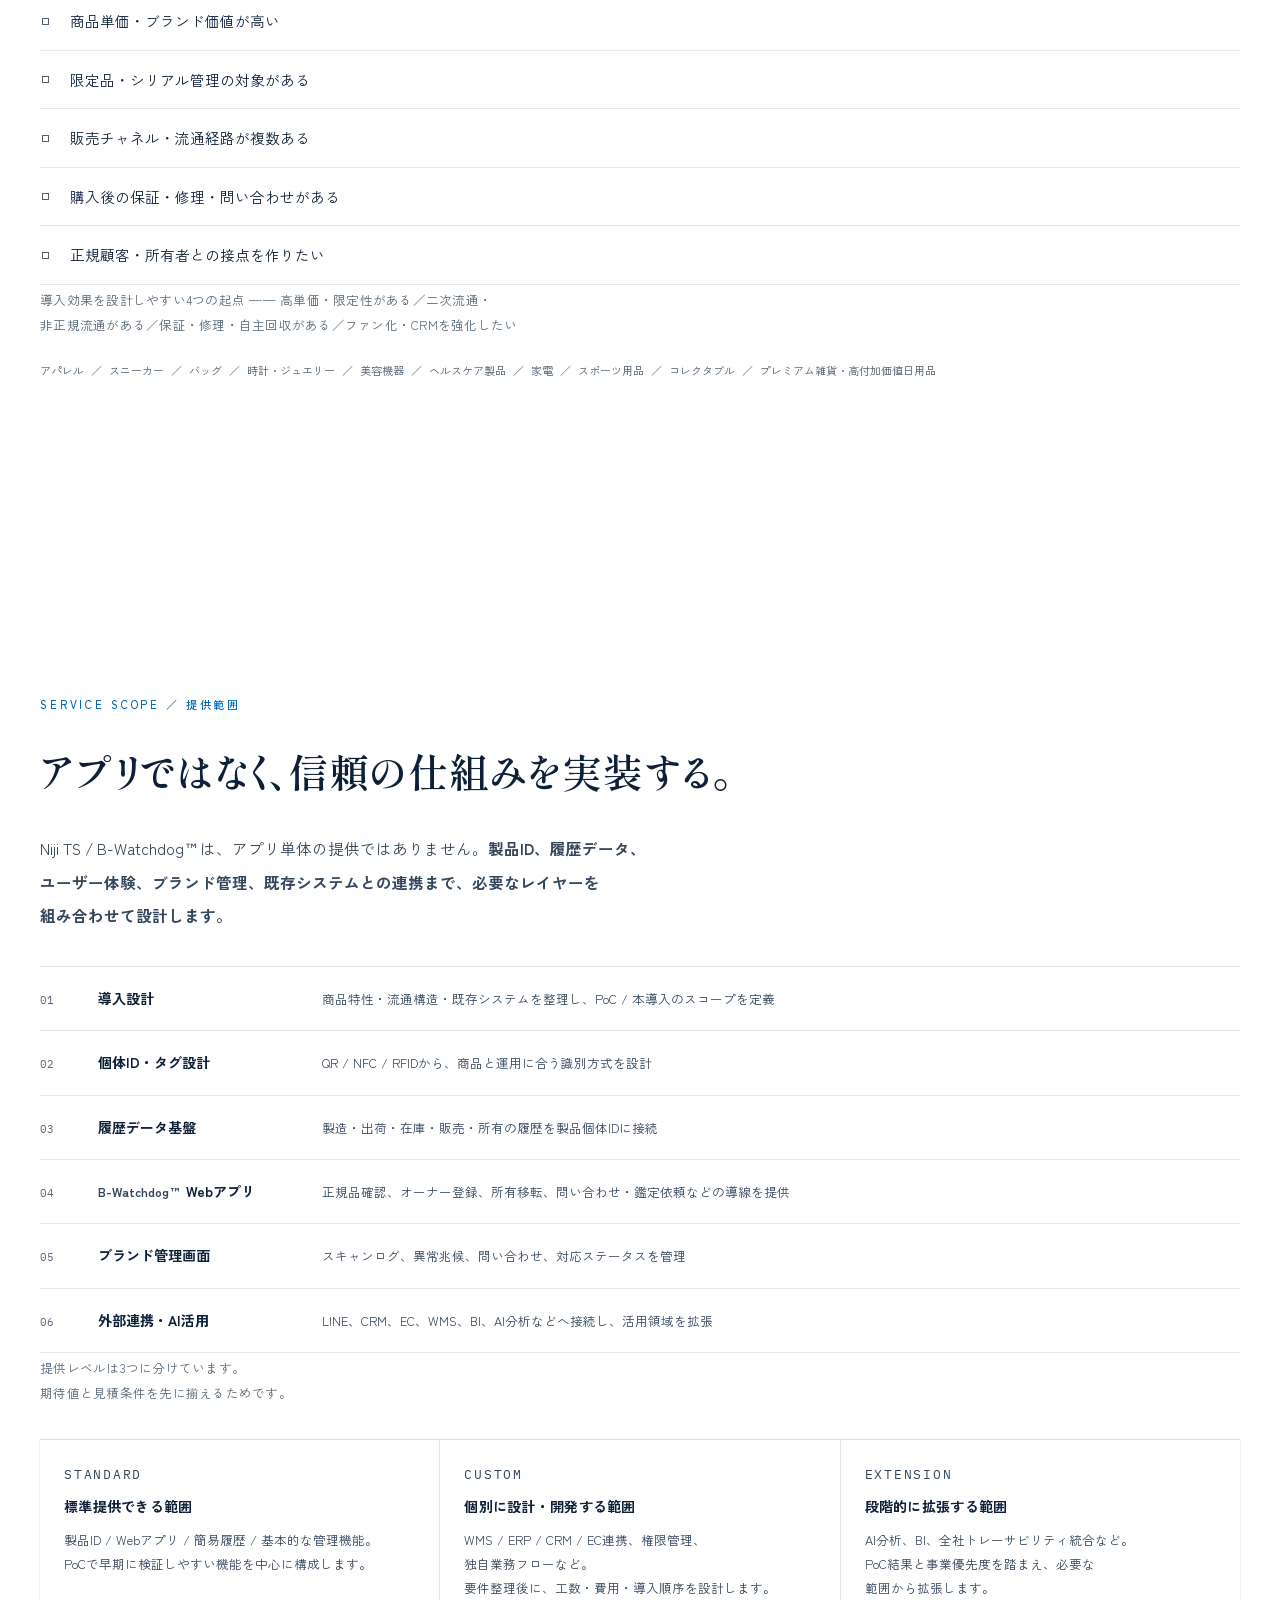
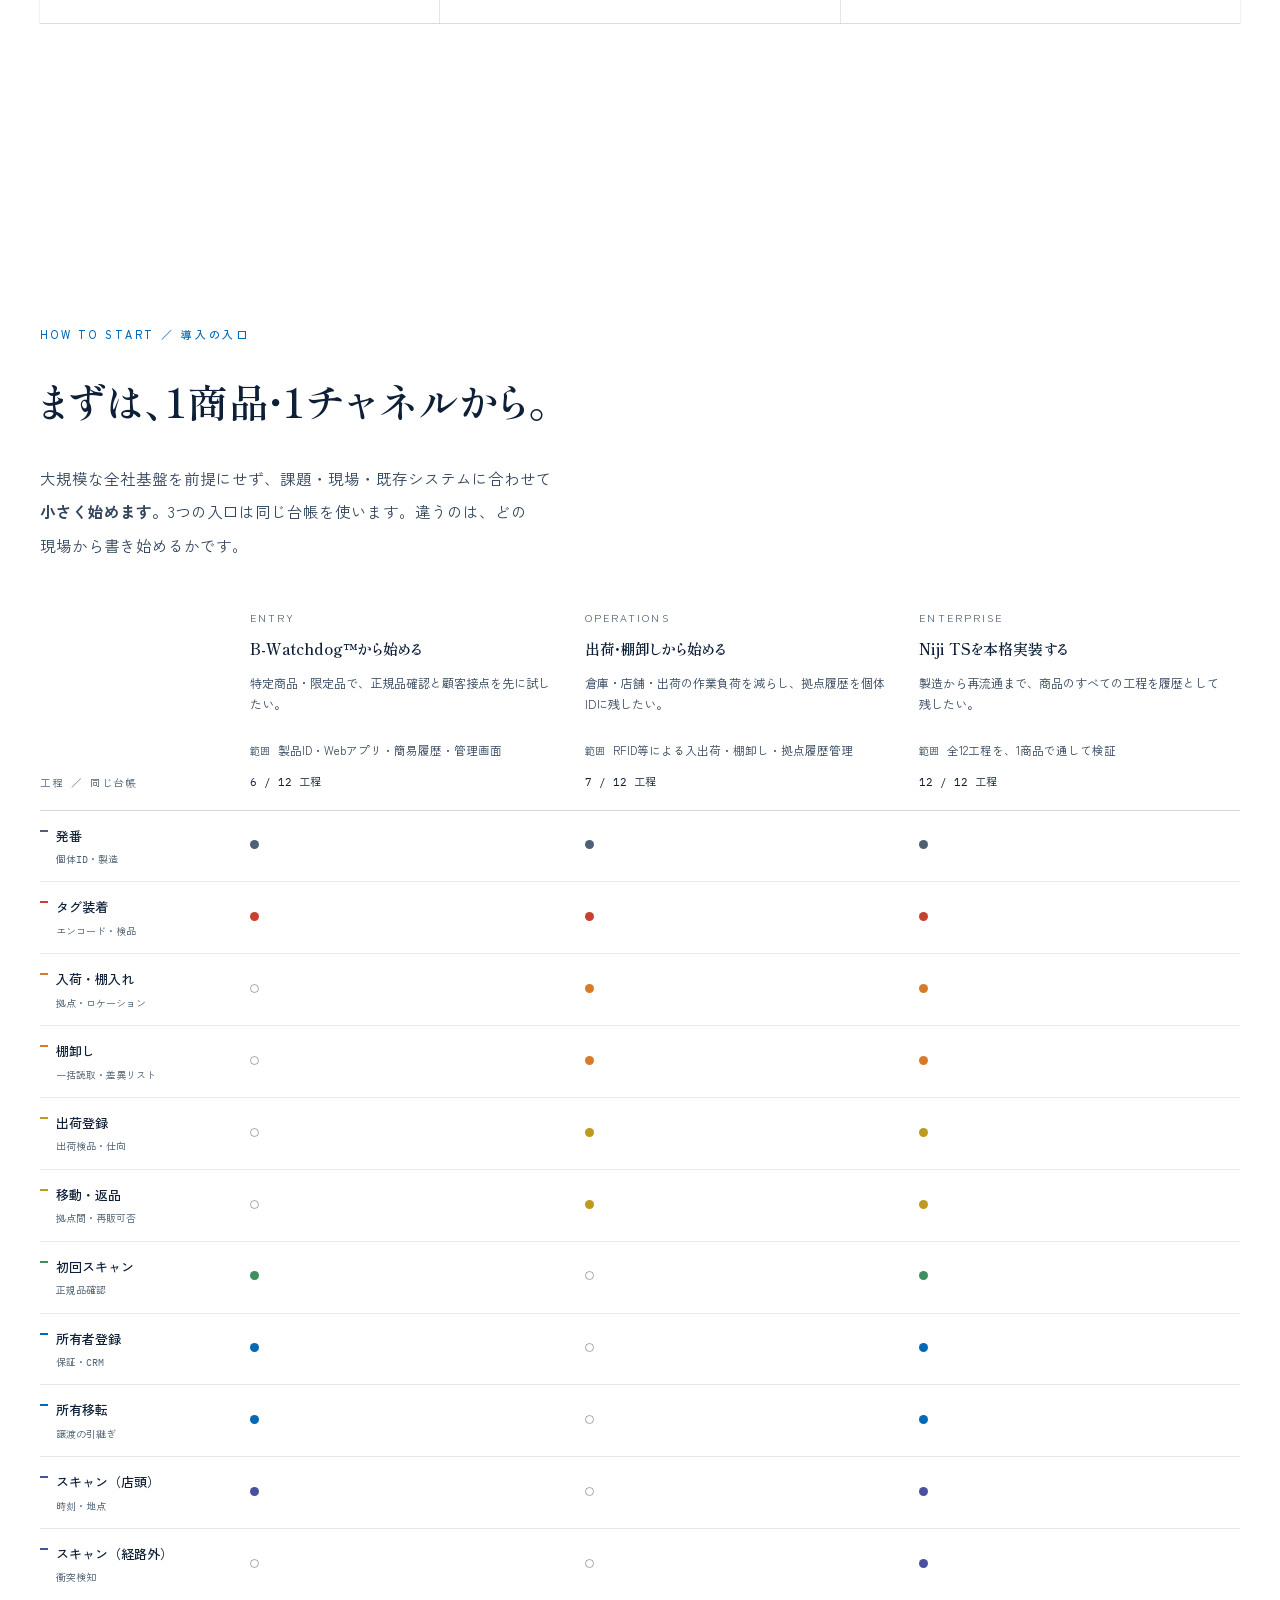
<file: products/brand-trust-platform/index.html>
<!doctype html>
<html lang="ja">
<head>
<meta charset="utf-8">
<meta name="viewport" content="width=device-width,initial-scale=1">
<meta name="description" content="Niji Brand Trust Platform は、製品個体IDを起点に製造・出荷・在庫・販売・所有の履歴を蓄積し、その履歴を根拠に正規性を確認できるようにするブランド信頼基盤です。履歴を蓄積する Niji TS と、その信頼を顧客接点へ届ける B-Watchdog™ で構成されます。">
<meta property="og:title" content="Niji Brand Trust Platform ｜ Niji TS × B-Watchdog™ ｜ 株式会社虹">
<meta property="og:description" content="Niji Brand Trust Platform は、製品個体IDを起点に製造・出荷・在庫・販売・所有の履歴を蓄積し、その履歴を根拠に正規性を確認できるようにするブランド信頼基盤です。履歴を蓄積する Niji TS と、その信頼を顧客接点へ届ける B-Watchdog™ で構成されます。">
<meta property="og:type" content="website">
<meta property="og:locale" content="ja_JP">
<meta property="og:site_name" content="株式会社虹">
<meta name="twitter:card" content="summary_large_image">
<style>*,*::before,*::after{box-sizing:border-box}body{margin:0}
img,svg,video,canvas{display:block;max-width:100%}
picture{display:block;max-width:100%}</style>
<title>Niji Brand Trust Platform ｜ Niji TS × B-Watchdog™ ｜ 株式会社虹</title>
<link rel="preconnect" href="https://fonts.googleapis.com">
<link rel="preconnect" href="https://fonts.gstatic.com" crossorigin>
<link rel="stylesheet" href="https://fonts.googleapis.com/css2?family=IBM+Plex+Mono:wght@400;500&family=Shippori+Mincho:wght@500;600;700&family=Zen+Kaku+Gothic+New:wght@300;400;500;700&display=swap">

<style>

:root{
  --ink:#0E2038;
  --body:#33465C;
  
  --muted:#4E6072;
  --faint:#566878;

  --p-light:#CDD3DC;
  --p-mid:#ABB5C4;
  --p-deep:#3A5A81;
  --p-teal:#7FB2BF;
  --rule:rgba(14,32,56,.10);
  --rule-2:rgba(14,32,56,.18);

  --sky:#89C3EB;
  --blue:#0368B5;          
  --blue-text:#0368B5;     
  --collision:#ED6D00;    

  --s1:#C8402F; --s2:#D97A2B; --s3:#BE9A1E; --s4:#3D8F5E;
  --s5:#0368B5; --s6:#4A50A0; --s7:#77468F;

  --serif:"Shippori Mincho","Hiragino Mincho ProN","Yu Mincho",serif;
  --sans:"Zen Kaku Gothic New","Hiragino Sans","Yu Gothic",system-ui,sans-serif;
  --mono:"IBM Plex Mono","Zen Kaku Gothic New",ui-monospace,Menlo,monospace;

  --wrap:1600px;
  --pad:40px;
  --rail:222px;
}

*{box-sizing:border-box}

p, li, dd, dt, figcaption, .body, .sub, .lead, .seen, .warn, .pd, .act-note, .note, .bridge{
  line-break:strict;
}
@supports (word-break: auto-phrase){
  p, li, dd, dt, figcaption, .act-note, .bridge{ word-break:auto-phrase; }
}

h1, h2, h3, h4{ text-wrap:balance; }
p, li{ text-wrap:pretty; }
html{scroll-behavior:smooth}

body{
  margin:0;
  color:var(--ink);
  font-family:var(--sans);
  line-height:1.95;
  -webkit-font-smoothing:antialiased;
  font-feature-settings:"palt" 1;
  
  background:#fff;
}

#water{
  position:fixed;inset:0;z-index:0;
  width:100%;height:100%;
  display:block;pointer-events:none;
}

.page{position:relative;z-index:3}
.wrap{width:100%;max-width:var(--wrap);margin:0 auto;padding:0 var(--pad)}

.build-note{
  position:relative;z-index:6;
  background:rgba(14,32,56,.93);color:#C7D3DD;font-size:12.5px;line-height:1.7;
  padding:13px 0;letter-spacing:.02em;backdrop-filter:blur(6px);
}
.build-note .wrap{display:flex;gap:16px;align-items:baseline;flex-wrap:wrap}
.build-note b{color:#fff;font-weight:500;letter-spacing:.12em;font-size:11px}

section{padding:150px 0;position:relative}
.eyebrow{font-size:11px;font-weight:500;letter-spacing:.26em;color:var(--blue-text);margin:0 0 24px}
.eyebrow.q{color:var(--muted)}
h2.lede{
  font-family:var(--serif);font-weight:600;
  font-size:clamp(25px,3.3vw,40px);line-height:1.62;letter-spacing:.02em;
  margin:0 0 28px;color:var(--ink);text-wrap:balance;
}

.hint-line{max-width:74ch;font-size:12.5px;line-height:2;color:var(--faint);margin:2px 0 0;letter-spacing:.02em}
p.read{max-width:76ch;font-size:15.5px;line-height:2.15;color:var(--body);margin:0 0 16px}
.closer{
  margin-top:76px;padding-top:36px;border-top:1px solid var(--rule);
  font-family:var(--serif);font-weight:500;
  font-size:clamp(17px,2vw,22px);line-height:2;letter-spacing:.03em;
  color:var(--ink);text-wrap:balance;
}

.closer b{font-weight:700;color:var(--ink)}

.closer .lite{font-family:var(--sans);font-weight:400;font-size:14px;
  letter-spacing:.02em;color:var(--muted);display:inline-block;margin-bottom:10px}

.hero{
  min-height:100svh;display:flex;align-items:center;
  padding:120px 0 100px;
  position:relative;
}

.hero-wrap{text-align:center;display:flex;flex-direction:column;align-items:center;
  position:relative;z-index:1}
.hero .eyebrow{margin-bottom:26px}

.hero h1,.hero .lead,.hero .eyebrow,.hero .pair,.hero .sub,.hero .scroll-cue{
  text-shadow:0 0 6px #fff,0 0 14px #fff,0 0 24px rgba(255,255,255,.92);
}

.hero h1{text-shadow:0 0 10px #fff,0 0 26px rgba(255,255,255,.86)}

.hero .sub,.hero .pair{
  text-shadow:0 0 4px #fff,0 0 8px #fff,0 0 15px #fff,0 0 26px rgba(255,255,255,.94);
}

.hero .eyebrow{
  text-shadow:0 0 4px #fff,0 0 8px #fff,0 0 14px #fff,0 0 22px #fff,
    0 0 34px rgba(255,255,255,.9);
}
.hero h1{
  font-family:var(--serif);font-weight:700;
  
  font-size:clamp(30px,6.6vw,95px);line-height:1.14;letter-spacing:-.005em;
  margin:0 0 26px;color:var(--ink);text-wrap:balance;max-width:16em;
}
.hero .lead{
  font-family:var(--serif);font-weight:500;
  font-size:clamp(15px,2.05vw,26px);line-height:1.9;letter-spacing:.06em;
  color:var(--ink);margin:0 0 34px;max-width:30em;text-wrap:balance;
}
.hero .pair{font-weight:500;font-size:clamp(12px,1.5vw,16px);letter-spacing:.17em;color:var(--blue-text);margin:0 0 38px}
.hero .sub{max-width:62ch;font-size:13.5px;line-height:2.05;color:var(--body);margin:0}
.hero .sub b{color:var(--ink);font-weight:500}
.hero-cta{display:flex;gap:18px;flex-wrap:wrap;align-items:center;justify-content:center}

.hero-cta .btn-ghost{background:rgba(255,255,255,.94)}
.btn-ghost{display:inline-block;background:transparent;color:var(--ink);text-decoration:none;
  font-size:14px;font-weight:500;letter-spacing:.1em;padding:17px 34px;border:1px solid var(--rule-2);
  transition:border-color .2s ease,color .2s ease}
.btn-ghost:hover{border-color:var(--ink)}
.btn-ghost:focus-visible{outline:2px solid var(--blue);outline-offset:3px}
@media (max-width:900px){ .hero-cta{flex-direction:column;align-items:stretch;width:100%}
  .hero-cta .btn,.hero-cta .btn-ghost{width:100%;text-align:center} }
.scroll-cue{
  margin-top:64px;display:inline-flex;flex-direction:column;align-items:center;gap:12px;
  font-family:var(--mono);font-size:11px;letter-spacing:.18em;color:var(--muted);
}
.scroll-cue i{display:block;width:1px;height:42px;background:linear-gradient(180deg,var(--rule-2),transparent)}
.scroll-cue i{animation:cue 2.6s ease-in-out infinite}
@keyframes cue{0%,100%{transform:scaleY(.55);opacity:.5}50%{transform:scaleY(1);opacity:1}}

.roles{display:grid;grid-template-columns:1fr 1fr;gap:26px;margin-top:56px}
.card{
  background:rgba(255,255,255,.62);
  border:1px solid rgba(255,255,255,.9);
  box-shadow:0 2px 40px rgba(14,32,56,.055);
  backdrop-filter:blur(9px);-webkit-backdrop-filter:blur(9px);
  padding:42px 40px 44px;
}
.card .k{font-size:10.5px;letter-spacing:.24em;font-weight:500;margin:0 0 18px}
.card.front .k{color:var(--ink)}
.card.base .k{color:var(--blue-text)}
.card h3{font-family:var(--serif);font-weight:600;font-size:24px;letter-spacing:.02em;margin:0 0 4px}
.card .sub{font-size:12.5px;color:var(--faint);margin:0 0 20px;letter-spacing:.04em}
.card p{font-size:14.5px;line-height:2.05;color:var(--body);margin:0 0 22px}
.card ul{list-style:none;padding:0;margin:0;display:flex;flex-wrap:wrap;gap:7px}
.card li{font-size:12px;letter-spacing:.04em;color:var(--body);border:1px solid var(--rule-2);padding:5px 11px}
.bridge{
  margin-top:26px;padding:26px 32px;
  border-left:2px solid var(--sky);
  font-size:14.5px;line-height:2.05;color:var(--body);
  background:rgba(255,255,255,.45);
  max-width:82ch;   
}
.bridge b{color:var(--ink);font-weight:500}

.stage{display:grid;grid-template-columns:minmax(0,1fr) var(--rail);gap:0 52px;align-items:stretch}
.rail-wrap{position:relative;height:100%}

.story{min-width:0;padding-bottom:190px}

.story > *{position:relative}

.act{padding:88px 0 8px;margin:0;background:#fff}
.act-inner{display:flex;align-items:flex-start;gap:20px}
.act .no{
  writing-mode:vertical-rl;font-family:var(--serif);font-size:12px;
  letter-spacing:.3em;color:var(--faint);white-space:nowrap;padding-top:4px;
}
.act h3{
  font-family:var(--serif);font-weight:600;font-size:clamp(20px,2.4vw,27px);
  letter-spacing:.03em;margin:0;color:var(--ink);
  text-shadow:0 0 22px rgba(251,253,255,.95),0 0 8px rgba(251,253,255,.9);
}
.act-note{font-size:13.5px;color:var(--body);margin:0;padding:14px 0 46px 32px;line-height:2;background:#fff}

.scene{position:sticky;top:0;padding:0;border-top:none}
.sheet{
  position:relative;
  
  background:
    linear-gradient(158deg,
      #FDFDFB 0%, #F5F5F1 20%, #FDFDFC 39%,
      #EFEFEA 56%, #FCFCF9 74%, #F4F4F0 100%);
  border-top:1px solid rgba(255,255,255,.92);
  padding:30px 22px 36px;
  transform-origin:50% 0;
  
  transform:translateY(var(--ty,0px)) scale(var(--sc,1));
  opacity:var(--op,1);
  box-shadow:
    
    inset 0 1px 0 rgba(255,255,255,1),
    inset 1px 0 0 rgba(255,255,255,.95),
    inset -1px 0 0 rgba(96,96,88,.13),
    inset 0 -1px 0 rgba(96,96,88,.10),
    
    inset 0 30px 38px -34px rgba(255,255,255,.85),
    inset 0 -16px 26px -20px rgba(96,96,88,.17),
    
    0 1px 1px rgba(14,32,56,.05),
    0 20px 44px -26px rgba(14,32,56,.28),
    0 46px 96px -58px rgba(14,32,56,.34),
    
    0 -1px 0 rgba(255,255,255,.94),
    0 -26px 46px -30px rgba(14,32,56,.22);
}

.sheet::before{
  content:"";position:absolute;inset:0;z-index:0;pointer-events:none;
  background:
    linear-gradient(114deg,
      rgba(255,255,255,0) 24%, rgba(255,255,255,.92) 36%,
      rgba(255,255,255,0) 46%),
    linear-gradient(114deg,
      rgba(255,255,255,0) 62%, rgba(255,255,255,.68) 71%,
      rgba(255,255,255,0) 80%),
    linear-gradient(200deg, rgba(255,255,255,.85), rgba(255,255,255,0) 34%),
    linear-gradient(20deg, rgba(112,112,102,.11), rgba(112,112,102,0) 30%);
}

.sheet > *{position:relative;z-index:1}
.sheet::after{
  content:"";position:absolute;inset:0;pointer-events:none;z-index:2;
  background:#F6F6F2;opacity:var(--vl,0);
}

.sheet .txt{
  transform:translateY(calc((1 - var(--en,1)) * 15px));
  opacity:calc(.28 + .72 * var(--en,1));
}
.sheet figure.plate{
  transform:scale(calc(.986 + .014 * var(--en,1)));
  transform-origin:50% 100%;
}

.sheet{display:grid;grid-template-columns:1.5fr .92fr;gap:28px;align-items:start}
.sheet .txt{min-width:0;padding-top:4px}
figure.plate{margin:0;position:relative;min-width:0}
@media (max-width:1000px){
  .sheet{grid-template-columns:1fr;gap:20px}
  figure.plate{max-width:min(100%, calc(38svh * 16 / 9));margin:0 auto}
}

.plate img,
.plate .frame{
  aspect-ratio:16/9;width:100%;height:auto;display:block;
  background:#fff;
  box-shadow:
    0 0 0 1px rgba(255,255,255,.95),
    0 0 0 2px rgba(112,112,102,.13),
    0 2px 10px rgba(52,50,44,.07),
    0 26px 58px -30px rgba(52,50,44,.26);
  transition:transform .9s cubic-bezier(.22,1,.36,1),opacity .9s ease;
}
.plate .frame{
  display:flex;flex-direction:column;align-items:center;justify-content:center;gap:10px;
  text-align:center;padding:24px;
  background:linear-gradient(180deg,#fff 0%,#F4FAFD 100%);
  border:1px dashed rgba(14,32,56,.22);
  box-shadow:none;
}
.scene:not(.in) .plate img,
.scene:not(.in) .plate .frame{opacity:0;transform:translateY(26px) scale(.985)}
.plate .pn{font-family:var(--serif);font-size:clamp(34px,5vw,54px);line-height:1;font-weight:600;color:var(--tick);opacity:.4;font-variant-numeric:tabular-nums}
.plate .pt{font-family:var(--serif);font-size:clamp(14px,1.8vw,18px);letter-spacing:.06em;color:var(--body)}
.plate .pm{font-family:var(--mono);font-size:10px;letter-spacing:.12em;color:var(--faint)}
.plate .anchor{position:absolute;width:8px;height:8px;border:1px solid var(--tick);border-radius:50%;left:var(--ax);top:var(--ay)}
.plate figcaption{font-family:var(--mono);font-size:10px;color:var(--faint);letter-spacing:.1em;margin-top:10px}

.scene h4{
  font-family:var(--serif);font-weight:600;
  font-size:clamp(18px,2.1vw,24px);line-height:1.7;letter-spacing:.025em;
  margin:0 0 13px;color:var(--ink);text-wrap:balance;
}
.scene .body{max-width:66ch;font-size:15px;line-height:2.15;color:var(--body);margin:0}
.scene .seen{
  margin-top:18px;padding:14px 18px;
  background:rgba(255,255,255,.5);border-left:2px solid var(--tick);
  font-size:12.5px;line-height:2;color:var(--body);
}
.scene .seen b{font-size:10px;letter-spacing:.2em;color:var(--ink);font-weight:500;display:block;margin-bottom:5px}

.faq{margin-top:34px;border-top:1px solid var(--rule)}
.qa{border-bottom:1px solid var(--rule)}
.qa summary{
  list-style:none;cursor:pointer;
  display:grid;grid-template-columns:1fr 26px;align-items:start;gap:24px;
  padding:24px 0 23px;
}
.qa summary::-webkit-details-marker{display:none}
.qa summary:hover h3{color:var(--blue-text)}
.qa summary:focus-visible{outline:2px solid var(--blue-500,#2B78B8);outline-offset:3px}

.qa .mk{position:relative;width:26px;height:26px;margin-top:2px;justify-self:end}
.qa .mk::before,.qa .mk::after{
  content:"";position:absolute;left:5px;top:12px;width:16px;height:1px;
  background:var(--ink);transition:transform .32s cubic-bezier(.22,.8,.3,1),opacity .32s ease;
}
.qa .mk::after{transform:rotate(90deg)}
.qa[open] .mk::after{transform:rotate(0);opacity:0}
.qa-a{padding:0 50px 30px 0}
.qa h3{
  font-family:var(--serif);font-weight:600;
  font-size:clamp(15px,1.6vw,18px);line-height:1.85;letter-spacing:.02em;
  color:var(--ink);margin:0;text-wrap:pretty;transition:color .3s ease;
}

.qa p{
  max-width:none;font-size:14.5px;line-height:2.1;color:var(--body);margin:0;
  text-wrap:pretty;
}
@media (max-width:900px){ .qa-a{padding:0 0 26px} }
@media (max-width:900px){
  .faq{margin-top:34px}
  .qa{padding:22px 0 20px}
}

.ph{display:inline-block}

.nb{white-space:nowrap}

.rev{clip-path:inset(0 0 100% 0);transition:clip-path .9s cubic-bezier(.22,1,.36,1)}
.rev.in{clip-path:inset(0)}

.rail{position:sticky;top:26px}
.rail-head{border-top:1px solid var(--rule-2);padding:10px 0 10px}

.rail-head .rh-lab{font-size:10.5px;letter-spacing:.12em;color:var(--blue-text);font-weight:500;margin:0 0 6px}
.rail-head .rh-title{font-family:var(--serif);font-size:14.5px;font-weight:600;margin:0 0 7px;letter-spacing:.04em}
.rail-head .rh-id{font-family:var(--mono);font-size:11px;color:var(--ink);font-variant-numeric:tabular-nums;margin:0}
.rail-head .rh-demo{display:inline-block;margin-top:8px;font-size:9.5px;letter-spacing:.14em;color:var(--muted);border:1px solid var(--rule-2);padding:2px 7px}
.rail-count{font-family:var(--mono);font-size:10.5px;color:var(--faint);margin:9px 0 0;font-variant-numeric:tabular-nums}

.ledger{list-style:none;margin:14px 0 0;padding:0}
.ledger li{
  border-top:1px solid var(--rule);padding:7px 0 8px 12px;position:relative;
  
  font-family:var(--mono);font-size:11.5px;line-height:1.72;color:var(--ink);
  font-variant-numeric:tabular-nums;min-height:45px;
  transition:opacity .6s ease;
}
.ledger li::before{content:"";position:absolute;left:0;top:-1px;width:8px;height:1px;background:var(--tick,var(--faint))}
.ledger .ev{display:block;color:var(--ink);font-weight:500}
.ledger .mt{display:block;color:var(--muted);font-size:10.5px}
.ledger .qty{color:var(--muted)}

.ledger.progressive li:not(.written) .ev,
.ledger.progressive li:not(.written) .mt{visibility:hidden}
.ledger.progressive li .ev,.ledger.progressive li .mt{opacity:0;transform:translateY(5px);transition:opacity .55s ease,transform .55s ease}
.ledger.progressive li.written .ev,.ledger.progressive li.written .mt{opacity:1;transform:none}
.ledger.progressive li.written .mt{transition-delay:.08s}
.ledger.dim li:not(.pair){opacity:.26}

.ledger li{transition:opacity .6s ease,background-color .45s ease,padding-left .45s ease}
.ledger li::before{transition:width .45s cubic-bezier(.22,1,.36,1),height .45s ease}
.ledger li.now{
  background:linear-gradient(90deg,rgba(255,255,255,.85),rgba(255,255,255,0));
  padding-left:18px;
  opacity:1;
}
.ledger.dim li.now:not(.pair){opacity:1}
.ledger li.now::before{width:22px;height:2px;top:-1px}
.ledger li.now .ev{color:var(--ink);font-weight:700;letter-spacing:.02em}
.ledger li.now .mt{color:var(--body)}

.ledger li.now::after{
  content:"";position:absolute;left:0;top:16px;
  width:5px;height:5px;border-radius:50%;
  background:var(--tick,var(--faint));
}

@keyframes ledgerJust{
  0%   {box-shadow:inset 4px 0 0 var(--tick,var(--faint)),0 0 0 1px var(--tick,var(--faint))}
  45%  {box-shadow:inset 4px 0 0 var(--tick,var(--faint)),0 0 0 1px rgba(255,255,255,0)}
  100% {box-shadow:inset 0 0 0 var(--tick,var(--faint)),0 0 0 1px rgba(255,255,255,0)}
}
@keyframes ledgerChip{0%,58%{opacity:1}100%{opacity:0}}
.ledger li.just{animation:ledgerJust 1.5s cubic-bezier(.22,1,.36,1) forwards}
.ledger li.just::before{width:26px;height:2px}

.ledger li.just .ev::after{
  content:"追記";margin-left:8px;font-family:var(--sans);font-weight:500;
  font-size:8.5px;letter-spacing:.14em;color:var(--ink);background:#fff;
  border:1px solid var(--tick,var(--faint));padding:1px 5px;
  vertical-align:1px;white-space:nowrap;
  animation:ledgerChip 1.6s ease-out forwards;
}

@keyframes countBump{
  0%{color:var(--ink);transform:translateY(-3px)}
  100%{color:var(--faint);transform:none}
}
.rail-count.bump{animation:countBump .7s cubic-bezier(.22,1,.36,1)}
.ledger li.lane{width:calc(50% - 5px);display:inline-block;vertical-align:top}
.ledger li.lane.r{margin-left:10px}
.ledger li.blank{border-top:1px dashed var(--rule-2);min-height:44px}
.ledger li.blank .ev{color:var(--faint);font-weight:400}
.strip{display:none}

.rh-latest{display:none}

#readbar{
  position:fixed;left:0;top:0;z-index:60;
  width:100%;height:2px;opacity:.85;
  background:linear-gradient(90deg,var(--s1) 0 14%,var(--s2) 14% 28%,var(--s3) 28% 43%,
    var(--s4) 43% 57%,var(--s5) 57% 71%,var(--s6) 71% 86%,var(--s7) 86% 100%);
  clip-path:inset(0 calc((1 - var(--rb,0)) * 100%) 0 0);
}
@supports ((animation-timeline:scroll()) and (animation-range:0% 100%)){
  @keyframes readbar-grow{from{clip-path:inset(0 100% 0 0)}to{clip-path:inset(0 0 0 0)}}
  #readbar{
    animation:readbar-grow auto linear;
    animation-timeline:scroll();
  }
}

.collate-lead{display:flex;align-items:center;gap:16px;flex-wrap:wrap;margin-top:38px}
.cstep{font-family:var(--mono);font-variant-numeric:tabular-nums;display:flex;align-items:baseline;gap:1px}
.cstep b{font-size:22px;font-weight:500;color:var(--ink);line-height:1}
.cstep em{font-style:normal;font-size:12px;color:var(--muted)}
.hint{font-family:var(--mono);font-size:11px;color:var(--faint)}

.ctrack{display:flex;gap:5px;margin-left:auto}
.ctrack i{width:26px;height:2px;background:var(--rule-2);display:block;transition:background .45s ease}
.ctrack i.lit{background:var(--collision)}

.pairs{margin-top:26px;border-top:1px solid var(--rule)}
.pair-row{display:grid;grid-template-columns:34px 1fr 116px 1fr;align-items:center;
  border-bottom:1px solid var(--rule);padding:22px 0;position:relative}
.pair-row .rn{font-family:var(--mono);font-size:10px;color:var(--faint);letter-spacing:.06em}
.pair-row .side{font-family:var(--mono);font-size:11px;line-height:1.75;color:var(--ink);font-variant-numeric:tabular-nums}
.pair-row .side .lab{display:block;font-size:10px;color:var(--muted);letter-spacing:.1em;margin-bottom:3px}
.pair-row .side.r{text-align:right}

.pair-row .gapmark{text-align:center;font-size:10.5px;color:var(--collision);
  letter-spacing:.06em;line-height:1.5;font-weight:500}
.pair-row .gapmark em{display:block;font-family:var(--mono);font-style:normal;
  font-size:9.5px;color:var(--muted);letter-spacing:.04em;margin-top:3px;
  font-variant-numeric:tabular-nums}

.mis{position:relative;display:inline-block}
.mis::after{content:attr(data-ghost);position:absolute;left:1.5px;top:1.5px;color:var(--ink);opacity:.32;pointer-events:none;white-space:nowrap}
.idmatch{color:var(--blue-text)}

.pair-row::before{content:"";position:absolute;left:0;top:50%;width:2px;height:26px;
  background:var(--collision);transform:translateY(-50%)}
.pair-row.res .rn{color:var(--collision)}

.pairs.staged .pair-row .side.r{opacity:0;transform:translateX(14px);
  transition:opacity .5s ease,transform .55s cubic-bezier(.2,.7,.3,1)}
.pairs.staged .pair-row .gapmark{opacity:0;transition:opacity .4s ease .12s}
.pairs.staged .pair-row .mis::after{opacity:0;transition:opacity .5s ease .3s}
.pairs.staged .pair-row::before{transform:translateY(-50%) scaleY(0);
  transition:transform .5s cubic-bezier(.2,.7,.3,1) .18s}
.pairs.staged .pair-row.res .side.r{opacity:1;transform:none}
.pairs.staged .pair-row.res .gapmark{opacity:1}
.pairs.staged .pair-row.res .mis::after{opacity:.32}
.pairs.staged .pair-row.res::before{transform:translateY(-50%) scaleY(1)}

.mark{width:9px;height:9px;background:var(--collision);display:block;flex:none}
.mark[hidden]{display:none}
.cross{margin-top:34px;display:flex;align-items:center;gap:14px;font-family:var(--mono);font-size:11.5px;color:var(--ink)}
.cross span{color:var(--muted)}
.note{margin-top:30px;font-size:14px;line-height:2.1;color:var(--body);max-width:74ch}
.note b{color:var(--ink);font-weight:500}

.policy{margin-top:48px;display:grid;grid-template-columns:1fr 340px;gap:52px;align-items:start}
.controls{border-top:1px solid var(--rule)}
.ctl{padding:18px 0;border-bottom:1px solid var(--rule)}
.ctl label{display:flex;justify-content:space-between;align-items:baseline;font-size:12.5px;color:var(--body);margin-bottom:9px}
.ctl label .v{font-family:var(--mono);font-size:11.5px;color:var(--ink);font-variant-numeric:tabular-nums}
.ctl input[type=range]{width:100%;accent-color:var(--ink);height:22px}
.ctl input[type=range]:focus-visible{outline:2px solid var(--blue);outline-offset:3px}
.verdict{border-top:1px solid var(--rule-2);padding-top:22px;background:rgba(255,255,255,.5);padding:22px 26px 26px;margin-top:-1px}
.verdict .vh{font-size:10px;letter-spacing:.2em;color:var(--muted);margin:0 0 12px}
.verdict .score{font-family:var(--mono);font-size:12.5px;color:var(--ink);font-variant-numeric:tabular-nums;margin:0}
.bar{height:3px;background:rgba(14,32,56,.12);position:relative;margin:12px 0 18px}
.bar i{position:absolute;left:0;top:0;height:100%;background:var(--ink);transform-origin:left;transition:transform .3s ease}
.bar u{position:absolute;top:-4px;width:1px;height:11px;background:var(--muted);text-decoration:none}
.verdict .out{font-family:var(--serif);font-size:26px;font-weight:600;margin:0;letter-spacing:.04em;color:var(--ink);display:flex;align-items:center;gap:11px}
.verdict .ms{font-family:var(--mono);font-size:10.5px;color:var(--faint);margin:8px 0 0;font-variant-numeric:tabular-nums}
.verdict .warn{margin:18px 0 0;font-size:12.5px;line-height:1.95;color:var(--body);border-top:1px solid var(--rule);padding-top:14px;min-height:82px}

.policy-ref{margin:30px 0 0;display:grid;grid-template-columns:repeat(2,minmax(0,1fr));
  gap:1px;background:var(--rule);border-top:1px solid var(--rule);border-bottom:1px solid var(--rule)}
.policy-ref>div{background:rgba(255,255,255,.55);padding:16px 20px}
.policy-ref .prk{font-family:var(--mono);font-size:10px;letter-spacing:.14em;color:var(--muted);margin:0 0 6px}
.policy-ref p:last-child{font-size:12.5px;line-height:1.9;color:var(--body);margin:0}
.ui-note{margin-top:16px;font-family:var(--mono);font-size:11px;color:var(--faint)}
@media (max-width:900px){ .policy-ref{grid-template-columns:minmax(0,1fr)} }
.verdict .warn b{color:var(--ink);font-weight:500}

.mx-wrap{margin-top:46px;max-width:none;width:100%}
.mx{width:100%;border-collapse:collapse;table-layout:fixed}
.mx th,.mx td{text-align:left;vertical-align:top;border-bottom:1px solid var(--rule)}
.mx thead th{padding:0 14px 16px;border-bottom:1px solid var(--rule-2);vertical-align:bottom;font-weight:400}
.mx thead th:first-child{width:196px;padding-left:0}
.mx-cap{font-family:var(--mono);font-size:10.5px;color:var(--muted);letter-spacing:.06em}
.mx .pn2{display:block;font-size:10.5px;letter-spacing:.2em;color:var(--muted)}
.mx-t{display:block;font-family:var(--serif);font-size:15px;font-weight:600;color:var(--ink);margin:6px 0 8px}
.mx-d{display:block;font-size:12px;line-height:1.8;color:var(--body);min-height:65px}
.mx-r{display:block;font-size:11.5px;line-height:1.7;color:var(--body);margin-top:4px}
.mx-r span{font-family:var(--mono);font-size:10px;color:var(--muted);margin-right:8px}
.mx-c{display:block;font-family:var(--mono);font-size:11px;color:var(--ink);margin-top:12px}
.mx tbody th{position:relative;padding:12px 8px 12px 16px;font-size:13px;font-weight:500;color:var(--ink)}
.mx tbody th::before{content:"";position:absolute;left:0;top:19px;width:8px;height:2px;background:var(--tick,var(--faint))}
.mx tbody th .mt{display:block;font-family:var(--mono);font-size:10px;color:var(--muted);font-weight:400;margin-top:2px}
.mx td{padding:16px 14px}
.mx td i{display:inline-block;width:9px;height:9px;border-radius:50%;border:1px solid rgba(14,32,56,.38);vertical-align:middle}
.mx td i.on{border-color:transparent}
.mid-cta{margin:40px 0 0;display:flex;gap:28px;flex-wrap:wrap;max-width:760px}
.mid-cta a{font-family:var(--sans);font-size:13px;letter-spacing:.06em;color:var(--ink);text-decoration:none;border:1px solid rgba(14,32,56,.45);border-radius:2px;padding:9px 14px 9px 16px;transition:border-color .3s,background .3s}
.mid-cta a:hover{border-color:var(--ink);background:#F6F8FA}
.mx-cards{display:none}
.mx-cards .pn2{display:block;font-family:var(--mono);font-size:10.5px;letter-spacing:.2em;color:var(--muted)}
.closer2{max-width:760px;margin-top:56px;padding-top:30px;border-top:1px solid var(--rule)}
.closer2 .c1{font-family:var(--serif);font-weight:600;font-size:22px;line-height:1.7;color:var(--ink);margin:0 0 12px}
.closer2 .c2{font-size:14px;line-height:2;color:var(--body);margin:0 0 10px}
.closer2 .c3{margin:16px 0 18px;font-family:var(--mono);font-size:11.5px;color:var(--body)}
.closer2 .c3 dt{font-size:10.5px;letter-spacing:.12em;color:var(--muted);margin-bottom:6px}
.closer2 .c3 dd{margin:0;padding:7px 0;border-top:1px solid var(--rule)}
.closer2 .c3 dd b{display:inline-block;width:64px;font-family:var(--sans);font-weight:500;color:var(--ink)}
.sr-only{position:absolute;width:1px;height:1px;overflow:hidden;clip:rect(0 0 0 0);white-space:nowrap}
@media (max-width:720px){
  .mx-cards{display:block;list-style:none;margin:40px 0 0;padding:0;border-top:1px solid var(--rule-2)}
  .mx-cards li{padding:16px 0;border-bottom:1px solid var(--rule)}
  .mx-cards b{display:block;font-family:var(--serif);font-size:15px;font-weight:600;color:var(--ink);margin:4px 0 6px}
  .mx-cards li>span:not(.pn2):not(.r){display:block;font-size:12.5px;line-height:1.8;color:var(--body)}
  .mx-cards .r{display:block;font-size:11.5px;line-height:1.7;color:var(--body);margin-top:4px}
  .mx-cards .r span{font-family:var(--mono);font-size:10px;color:var(--muted);margin-right:8px}
  .mx-wrap{margin-top:28px}
  .mx thead th{padding:0 6px 12px}
  .mx thead th:first-child{width:84px}
  .mx .pn2{font-size:9.5px;letter-spacing:.06em}
  .mx-t,.mx-d,.mx-r{display:none}
  .mx-c{font-size:10px;margin-top:6px}
  .mx-cap{font-size:9.5px}
  .mx tbody th{font-size:11.5px;padding:10px 4px 10px 12px}
  .mx tbody th .mt{display:none}
  .mx td{padding:12px 6px}
  .mx-after{height:110px}
}

.problems,.delivery,.roi,.routes{margin:34px 0 0;padding:0;list-style:none;
  display:grid;grid-template-columns:repeat(2,minmax(0,1fr));gap:1px;
  background:var(--rule);border-top:1px solid var(--rule);border-bottom:1px solid var(--rule)}
.problems li,.delivery li,.roi li,.routes li{background:rgba(255,255,255,.62);
  padding:22px 24px;display:flex;flex-direction:column;gap:7px}
.problems li b,.delivery li b,.roi li b,.routes li b{font-size:14px;font-weight:700;letter-spacing:.02em;color:var(--ink)}
.problems li span,.delivery li span,.roi li span,.routes li span{font-size:12.5px;line-height:1.95;color:var(--body)}
.pk,.dk,.rk{font-family:var(--mono);font-size:10px;letter-spacing:.14em;color:var(--muted)}
.routes{grid-template-columns:repeat(3,minmax(0,1fr));margin-bottom:40px}
.delivery,.roi{grid-template-columns:repeat(3,minmax(0,1fr))}
.roi li em{font-style:normal;font-family:var(--mono);font-size:10.5px;color:var(--muted);line-height:1.9;margin-top:2px}

.fitcheck{margin:34px 0 0;padding:0;list-style:none;border-top:1px solid var(--rule)}
.fitcheck li{border-bottom:1px solid var(--rule);padding:15px 0 15px 30px;position:relative;
  font-size:14.5px;line-height:1.9;color:var(--ink)}
.fitcheck li::before{content:"";position:absolute;left:2px;top:calc(50% - 3px);
  width:7px;height:7px;border:1px solid var(--muted)}
.cats{margin-top:22px;font-family:var(--mono);font-size:11px;line-height:2.2;color:var(--muted)}

.layers{margin:34px 0 0;padding:0;list-style:none;border-top:1px solid var(--rule)}
.layers li{border-bottom:1px solid var(--rule);padding:18px 0;
  display:grid;grid-template-columns:44px 210px 1fr;align-items:baseline;gap:14px}
.layers .ln{font-family:var(--mono);font-size:11px;color:var(--faint)}
.layers b{font-size:14px;font-weight:700;color:var(--ink)}
.layers span:last-child{font-size:12.5px;line-height:1.95;color:var(--body)}

.formula{margin-top:30px;border-top:1px solid var(--rule-2);border-bottom:1px solid var(--rule-2);
  padding:22px 0;background:rgba(255,255,255,.45)}
.formula p{margin:0 0 10px;font-family:var(--mono);font-size:12.5px;line-height:1.9;color:var(--ink)}
.formula p:last-child{margin-bottom:0}
.formula .fnote{font-family:var(--sans);font-size:12px;color:var(--muted);margin-top:14px}

@media (max-width:900px){
  .problems,.delivery,.roi,.routes{grid-template-columns:minmax(0,1fr)}
  .layers li{grid-template-columns:34px 1fr;gap:6px 12px}
  .layers span:last-child{grid-column:2}
}

.cta{padding:140px 0 170px}
.cta h2{font-family:var(--serif);font-weight:600;font-size:clamp(24px,3.6vw,40px);line-height:1.62;letter-spacing:.03em;margin:0 0 20px;text-wrap:balance}
.cta p{max-width:72ch;font-size:15px;line-height:2.15;color:var(--body);margin:0 0 40px}
.btn{display:inline-block;background:var(--ink);color:#fff;text-decoration:none;font-size:14px;font-weight:500;letter-spacing:.1em;padding:18px 44px;transition:background .2s ease}
.btn:hover{background:#1b3355}
.btn:focus-visible{outline:2px solid var(--blue);outline-offset:3px}
.cta-actions{display:flex;gap:16px;justify-content:center;flex-wrap:wrap}
.cta-actions .btn.btn-ghost{background:transparent;color:var(--ink);border:1px solid var(--rule-2);padding:17px 36px}
.cta-actions .btn.btn-ghost:hover{background:transparent;border-color:var(--ink)}

.appendix{background:rgba(255,255,255,.55);border-top:1px solid var(--rule);padding:110px 0 130px;backdrop-filter:blur(7px)}
.appendix h3{font-family:var(--serif);font-weight:600;font-size:21px;margin:48px 0 14px;letter-spacing:.02em}
.appendix h3:first-of-type{margin-top:0}
.appendix p{font-size:14px;line-height:2.1;color:var(--body);max-width:78ch;margin:0 0 12px}
.appendix ul{margin:14px 0 0;padding:0;list-style:none;display:flex;flex-direction:column;gap:11px}
.appendix li{font-size:13.5px;line-height:2;color:var(--body);padding-left:22px;position:relative;max-width:78ch}
.appendix li::before{content:"";position:absolute;left:0;top:.72em;width:8px;height:1px;background:var(--muted)}
.appendix b{color:var(--ink);font-weight:500}
.appendix code{font-family:var(--mono);font-size:12px;background:rgba(255,255,255,.8);padding:1px 5px;border:1px solid var(--rule)}

@media (max-width:1080px){:root{--rail:200px}}
@media (max-width:900px){
  :root{--pad:20px}
  section{padding:84px 0}
  .hero{min-height:auto;padding:90px 0 70px}
  
  .hero::before{
    background:radial-gradient(ellipse 56% 32% at 50% 50%,
      rgba(255,255,255,.88) 0%, rgba(255,255,255,.76) 48%,
      rgba(255,255,255,.44) 74%, rgba(255,255,255,0) 90%);
  }
  .stage{grid-template-columns:1fr}
  .roles,.policy{grid-template-columns:1fr;gap:26px}
  .pair-row{grid-template-columns:1fr;gap:10px;padding-left:16px}
  .pair-row .side.r,.pair-row .gapmark{text-align:left}
  .pair-row .rn{position:absolute;left:0;top:24px}
  .ctrack{margin-left:0;width:100%}
  .ctrack i{flex:1}
  
  .act{position:relative;padding-top:70px}
  .act-note{padding-left:0}

  .sheet{padding-bottom:calc(96px + env(safe-area-inset-bottom,0px))}
  .rail-wrap{
    position:fixed;left:0;right:0;bottom:0;top:auto;height:auto;z-index:40;
    transform:translateY(103%);
    transition:transform .4s cubic-bezier(.22,1,.36,1);
    pointer-events:none;
  }
  .rail-wrap.live{transform:none;pointer-events:auto}
  .rail{
    position:relative;top:auto;margin:0;
    background:rgba(252,252,250,.97);
    backdrop-filter:blur(10px);-webkit-backdrop-filter:blur(10px);
    border-top:1px solid var(--rule-2);border-bottom:none;
    box-shadow:0 -16px 36px -24px rgba(52,50,44,.42);
    padding-bottom:env(safe-area-inset-bottom,0px);
  }
  .rail-head{
    border-top:none;padding:9px var(--pad) 9px;
    display:flex;align-items:baseline;gap:10px;flex-wrap:wrap;
    padding-right:calc(var(--pad) + 58px);   
  }
  .rail-head .rh-title{margin:0;font-size:12.5px}
  .rail-count{margin:0;font-size:11px;color:var(--ink)}
  
  .rail-head .rh-lab,.rail-head .rh-id,.rail-head .rh-demo{display:none;margin:0}
  .rail.open .rail-head .rh-lab,
  .rail.open .rail-head .rh-id,
  .rail.open .rail-head .rh-demo{display:block}

  .rh-latest{
    display:flex;align-items:baseline;gap:8px;flex-basis:100%;margin:2px 0 0;
    font-family:var(--mono);font-size:11px;line-height:1.5;color:var(--ink);
    font-variant-numeric:tabular-nums;min-width:0;
    padding-left:10px;position:relative;
  }
  .rh-latest::before{
    content:"";position:absolute;left:0;top:.25em;bottom:.25em;width:2px;
    background:var(--tick,var(--faint));
  }
  .rh-latest .rl-k{
    flex:none;font-family:var(--sans);font-size:8.5px;letter-spacing:.14em;
    color:var(--ink);background:#fff;border:1px solid var(--tick,var(--faint));
    padding:1px 5px;
  }
  .rh-latest .rl-ev{flex:none;font-weight:500}
  .rh-latest .rl-mt{
    color:var(--muted);font-size:10.5px;min-width:0;
    overflow:hidden;text-overflow:ellipsis;white-space:nowrap;
  }
  @keyframes latestIn{
    0%  {opacity:0;transform:translateY(7px)}
    100%{opacity:1;transform:none}
  }
  .rh-latest.just{animation:latestIn .42s cubic-bezier(.22,1,.36,1)}

  .ledger{display:none;margin:0;padding:0 var(--pad) 12px;
          max-height:44svh;overflow-y:auto;-webkit-overflow-scrolling:touch}
  .rail.open .ledger{display:block}
  .ledger li.lane{width:100%;display:block;margin-left:0}
  
  .rail.open .rh-latest{display:none}

  .strip{display:block;position:absolute;right:var(--pad);top:7px;padding:0;z-index:1}
  .strip button{font-family:var(--mono);font-size:10.5px;letter-spacing:.06em;color:var(--muted);background:transparent;border:none;padding:4px 0;cursor:pointer;text-decoration:underline}
  .strip button:focus-visible{outline:2px solid var(--blue);outline-offset:2px}
}

.card{
  background:none;box-shadow:none;
  backdrop-filter:none;-webkit-backdrop-filter:none;
  border:1px solid var(--rule);
}
.bridge{background:none}
.verdict{background:none}
.formula{background:none}
.scene .seen{background:none}

.problems,.delivery,.roi,.routes{background:none}
.problems li,.delivery li,.roi li,.routes li{
  background:none;box-shadow:0 0 0 1px rgba(14,32,56,.055);
}
.policy-ref{background:none}
.policy-ref>div{background:none;box-shadow:0 0 0 1px rgba(14,32,56,.055)}

.hero-cta .btn-ghost{background:#fff}

@media (max-width:900px){
  .rail{background:#FCFCFA}
}

#njSiteBar,#njFoot{--nj-pad:80px;--nj-wrap:1280px}
@media (max-width:1080px){ #njSiteBar,#njFoot{--nj-pad:40px} }
@media (max-width:720px){  #njSiteBar,#njFoot{--nj-pad:24px} }

#njSiteBar{
  position:absolute;left:0;top:0;z-index:50;width:100%;
  padding:22px var(--nj-pad) 0;
}
#njSiteBar .in{
  max-width:var(--nj-wrap);margin:0 auto;
  display:flex;align-items:center;justify-content:space-between;gap:20px;
}
#njSiteBar a{text-decoration:none;color:var(--ink);display:inline-flex;align-items:center;gap:10px}
#njSiteBar img{width:56px;height:auto;display:block}
#njSiteBar .bar-links{display:flex;gap:28px;align-items:center}
#njSiteBar .bar-contact{color:var(--ink)}
#njSiteBar .back{
  font-family:var(--sans);font-size:12px;letter-spacing:.06em;color:var(--muted);
  transition:color .3s ease;
}
#njSiteBar .back:hover{color:var(--blue-text)}
#njFoot{position:relative;z-index:5;background:#fff;margin-top:96px}
#njFoot .rb{
  height:2px;opacity:.85;
  background:linear-gradient(90deg,var(--s1) 0 14%,var(--s2) 14% 28%,var(--s3) 28% 43%,
    var(--s4) 43% 57%,var(--s5) 57% 71%,var(--s6) 71% 86%,var(--s7) 86% 100%);
}
#njFoot .in{
  
  width:min(var(--nj-wrap), calc(100% - var(--nj-pad) * 2));
  margin-inline:auto;padding:72px 0 36px;
  display:grid;grid-template-columns:1.4fr 1fr;gap:48px;
  font-family:var(--sans);
}

#njFoot img{width:56px;height:auto;display:block;margin-bottom:20px}
#njFoot p{font-size:12.5px;line-height:2;color:var(--muted);margin:0}
#njFoot p+p{margin-top:14px}
#njFoot nav{display:flex;flex-direction:column;gap:11px;text-align:right}
#njFoot .navs{display:grid;grid-template-columns:1fr 1fr;gap:28px;justify-items:end}
#njFoot a{font-size:12.5px;color:var(--ink);text-decoration:none}
#njFoot a:hover{color:var(--blue-text)}
#njFoot .base{
  width:min(var(--nj-wrap), calc(100% - var(--nj-pad) * 2));
  margin-inline:auto;padding:0 0 40px;
  font-family:var(--sans);font-size:11px;color:var(--faint);
}
#njFoot .base span{display:block;padding-top:20px;border-top:1px solid var(--rule)}

@media (max-width:360px){ .nb,.ph{white-space:normal} }
@media (max-width:900px){
  #njFoot .in{grid-template-columns:1fr;gap:32px}
  #njFoot .navs{justify-items:start}
  #njFoot nav{text-align:left}
}
</style>
<link rel="canonical" href="https://niji-global.com/products/brand-trust-platform/">
<meta property="og:url" content="https://niji-global.com/products/brand-trust-platform/">
<meta property="og:image" content="https://niji-global.com/assets/img/ogp.jpg">
<meta property="og:image:width" content="1200">
<meta property="og:image:height" content="630">
<meta property="og:image:alt" content="株式会社虹">
<link rel="icon" href="../../assets/img/favicon.svg" type="image/svg+xml">
<link rel="icon" href="../../assets/img/favicon-32.png" sizes="32x32" type="image/png">
<link rel="apple-touch-icon" href="../../assets/img/apple-touch-icon.png">
<script src="../../assets/js/analytics.js" async></script>
<script type="application/ld+json">{"@context": "https://schema.org", "@type": "BreadcrumbList", "itemListElement": [{"@type": "ListItem", "position": 1, "name": "ホーム", "item": "https://niji-global.com/"}, {"@type": "ListItem", "position": 2, "name": "Niji Brand Trust Platform", "item": "https://niji-global.com/products/brand-trust-platform/"}]}</script>
</head>
<body>
<canvas id="water" aria-hidden="true"></canvas>

<div id="readbar" aria-hidden="true"></div>
<header id="njSiteBar">
  <div class="in">
    <a href="../../" aria-label="株式会社虹 ホーム"><img src="../../assets/img/logo-niji.png" alt="Niji" width="56"></a>
    <div class="bar-links"><a class="back" href="../../#products">← PRODUCTS へ戻る</a><a class="back bar-contact" href="../../contact.html">お問い合わせ →</a></div>
  </div>
</header>

<main class="page">

<section class="hero" data-field="hero">
  <div class="wrap hero-wrap">
    <p class="eyebrow">PRODUCTS ／ 自社プロダクト</p>
    <h1>Niji Brand Trust Platform</h1>
    <p class="lead"><span class="ph">製品の履歴を、</span><span class="ph">ブランドの信頼に変える。</span></p>
    <p class="pair">Niji&nbsp;TS &nbsp;×&nbsp; <span class="nb">B-Watchdog™</span></p>
    <p class="sub"><span class="ph">製造、</span><span class="ph">出荷、</span><span class="ph">販売、</span><span class="ph">所有。</span><br><span class="ph">一つひとつの製品に起きた事実を、</span><span class="ph">製品個体IDに重ねていく。</span><br><span class="ph">ユーザーはその場で正規性を確かめ、</span><span class="ph">ブランドは市場で起きている兆候を把握する。</span><span class="ph"><b>正規品確認だけで終わらない、</b></span><span class="ph"><b>ブランドの信頼を継続的に運用するための基盤です。</b></span></p>
  </div>
</section>

<section id="problem" data-field="problem">
  <div class="wrap">
    <p class="eyebrow q">PROBLEM ／ ブランドの信頼を分断する4つの課題</p>
    <h2 class="lede rev"><span class="ph">問題は、</span><span class="ph">製品の履歴と顧客接点が</span><span class="ph">つながっていないこと。</span></h2>
    <p class="read">模倣品・非正規流通、流通の不透明さ、販売後の顧客接点、現場業務の負荷。<br>異なる課題に見えて、原因は一つです。</p>
    <p class="read"><b>製品個体IDを起点に、製造・出荷・販売・所有の履歴と、<br>顧客との接点がつながっていない。</b></p>
    <p class="read">その結果、正規性を十分に確かめられず、<br>異常がどこで起きたのかを追えず、<br>販売後の顧客との関係も継続できません。</p>

    <ul class="problems">
      <li><span class="pk">01 BRAND RISK</span><b><span class="ph">正規性を、</span><span class="ph">確かめきれない。</span></b><span>模倣品、横流し、並行流通、二次流通。<br>正規の製造・出荷履歴と、市場で起きていることを照合できなければ、<br>異常の兆候を捉えることができません。</span></li>
      <li><span class="pk">02 TRACEABILITY</span><b><span class="ph">製品が、</span><span class="ph">どこを通ったのか追えない。</span></b><span>製造、出荷、倉庫、店舗、EC、販売後。<br>履歴が分断されていると、一つの製品がいつ、どこを通り、<br>どこで異常が生じたのかを追跡できません。</span></li>
      <li><span class="pk">03 CUSTOMER CONNECTION</span><b><span class="ph">販売後の顧客と、</span><span class="ph">つながり続けられない。</span></b><span>購入者、所有者、保証、サポート、LINE、CRM。<br>製品と顧客の情報がつながっていなければ、<br>正規顧客との関係を販売後まで継続して育てることができません。</span></li>
      <li><span class="pk">04 OPERATIONS</span><b><span class="ph">確認と判断が、</span><span class="ph">個別業務に分散する。</span></b><span>出荷登録、棚卸し、問い合わせ、鑑定依頼、品質対応。<br>製品情報が一元化されていないため、<br>確認・照合・判断が個別業務となり、<br>現場と管理部門の負荷が積み上がります。</span></li>
    </ul>

    <p class="closer"><span class="ph"><span class="lite">4つの課題を、</span><span class="ph">4つのシステムで解く必要はありません。</span></span><br><span class="ph">一つの製品個体IDを起点に、</span><span class="ph">履歴と顧客接点をつなぐ。</span><br><span class="ph">そこから、</span><span class="ph">ブランドの信頼を運用できる状態をつくります。</span></p>
  </div>
</section>

<section id="roles" data-field="roles">
  <div class="wrap">
    <p class="eyebrow q">TWO LAYERS ／ 信頼を支える2つのレイヤー</p>
    <h2 class="lede rev"><span class="ph">ブランドの信頼を、</span><span class="ph">製品の履歴が支える。</span></h2>
    <p class="read">正規品であることを、IDだけで判断するのではありません。</p>
    <p class="read">製造・出荷・販売・所有。<br>製品に積み重なる履歴をNiji&nbsp;TSが蓄積し、<br><span class="nb">B-Watchdog™</span>がその裏付けを顧客との接点へつなぎます。</p>
    <p class="read"><b>一つの製品個体IDを起点に、<br>「信頼の根拠」と「信頼を確かめる体験」をつなぐ。<br>それが、Niji&nbsp;TS × <span class="nb">B-Watchdog™</span>です。</b></p>

    <div class="roles">
      <div class="card base" id="nijits">
        <p class="k">TRACEABILITY BASE</p>
        <h3>Niji&nbsp;TS</h3>
        <p class="sub"><span class="ph">信頼の根拠を、</span><span class="ph">履歴として残す。</span></p>
        <p>製品個体IDを起点に、<br>製造・出荷・在庫・販売・所有の履歴を蓄積します。</p>
        <p>複数の履歴を同じ個体IDに接続し、<br>流通や所有の整合性を確認するための根拠をつくります。</p>
        <ul><li>個体ID</li><li>製造・出荷</li><li>在庫・販売</li><li>所有</li><li>整合性確認</li></ul>
      </div>
      <div class="card front" id="bwatchdog">
        <p class="k">FRONT EXPERIENCE</p>
        <h3><span class="nb">B-Watchdog™</span></h3>
        <p class="sub"><span class="ph">信頼を、</span><span class="ph">顧客に届ける。</span></p>
        <p>製品のタグやコードを読み取り、正規品を確かめます。<br>そこからオーナー登録、保証・サポート、所有移転、<br>LINE / CRMまで、購入後のブランド体験へつなぎます。</p>
        <ul><li>正規品の確認</li><li>オーナー登録</li><li>保証・サポート</li><li>所有移転</li><li>LINE・CRM</li></ul>
      </div>
    </div>
    <p class="bridge"><span class="ph"><b>Niji&nbsp;TSが信頼の根拠をつくり、</b></span><br><span class="ph"><b><span class="nb">B-Watchdog™</span>がその信頼を顧客へ届ける。</b></span></p>
  </div>
</section>

<section id="scenes" data-field="story">
  <div class="wrap">
    <p class="eyebrow q">SCENES ／ 製品の一生をたどる</p>
    <h2 class="lede rev"><span class="ph">一つの製品IDに、</span><span class="ph">事実が積み重なっていく。</span></h2>
    <p class="read">機能を並べるのではなく、一つの製品に何が起きるのかを7つの場面で見せます。<br>読み進めるほど、右の台帳に行が増えていきます。</p>

    <div class="stage">
      <div class="story">

        <div class="act"><div class="act-inner"><span class="no">ACT I</span><h3>つくる、送る</h3></div></div>
        <p class="act-note">まだ誰も手に取っていない段階で、その製品の履歴は始まっています。</p>

        <div class="scene" data-scene="1" style="--tick:var(--s1)">
          <div class="sheet">
          <figure class="plate">
            <picture><source srcset="../../assets/img/products/scene-01.webp" type="image/webp"><img src="../../assets/img/products/scene-01.jpg" alt="量産ラインを俯瞰する構図。同型のバックパックが等間隔で流れ、ロボットアームがタグを自動で装着していく。作業者は製品に触れず、離れた位置でモニタと在庫を確認している" width="1672" height="941" loading="lazy" decoding="async"></picture>
            <span class="anchor" style="--ax:41%;--ay:56%"></span>
            <figcaption>接続点 ── ラインで装着されるタグ</figcaption>
          </figure>
          <div class="txt"><h4 class="rev"><span class="ph">その製品だけのIDが、</span><span class="ph">ここで生まれる。</span></h4>
          <p class="body">製品ごとに個体IDを発行し、QR / NFC / RFIDなど、商品と運用に合った方法で製品へ接続します。</p>
          <p class="seen"><b>記録されること</b>個体ID ／ 商品情報 ／ 発番・装着時点</p></div>
          </div>
        </div>

        <div class="scene" data-scene="2" style="--tick:var(--s2)">
          <div class="sheet">
          <figure class="plate">
            <picture><source srcset="../../assets/img/products/scene-02.webp" type="image/webp"><img src="../../assets/img/products/scene-02.jpg" alt="倉庫の出荷口。複数のQRタグが付いた段ボールを積んだ台車を、作業者がRFID読み取りゲートへ通している。ゲートは電波を発し、奥では別の作業者が端末で在庫を照合している" width="1672" height="941" loading="lazy" decoding="async"></picture>
            <span class="anchor" style="--ax:63%;--ay:44%"></span>
            <figcaption>接続点 ── RFIDゲートの読み取り面</figcaption>
          </figure>
          <div class="txt"><h4 class="rev"><span class="ph">出荷した瞬間が、</span><span class="ph">履歴になる。</span></h4>
          <p class="body">製品IDと出荷先を紐づけることで、「いつ、どこへ出荷されたか」が個体の履歴として残ります。<br>RFIDを使う場合は、複数製品の一括読み取りにも対応できます。</p>
          <p class="seen"><b>記録されること</b>出荷日 ／ 出荷先 ／ 販売チャネル ／ 拠点情報</p></div>
          </div>
        </div>

        <div class="act"><div class="act-inner"><span class="no">ACT II</span><h3>買う、持つ、渡す</h3></div></div>
        <p class="act-note">ここから先が、購入者の目に触れる部分です。</p>

        <div class="scene" data-scene="3" style="--tick:var(--s3)">
          <div class="sheet">
          <figure class="plate">
            <picture><source srcset="../../assets/img/products/scene-03.webp" type="image/webp"><img src="../../assets/img/products/scene-03.jpg" alt="山小屋の玄関。バックパックに付いたタグへスマートフォンをかざす瞬間。画面には緑色の確認マークが表示されている" width="1672" height="941" loading="lazy" decoding="async"></picture>
            <span class="anchor" style="--ax:52%;--ay:62%"></span>
            <figcaption>接続点 ── タグにかざしたスマートフォン</figcaption>
          </figure>
          <div class="txt"><h4 class="rev"><span class="ph">かざす。</span><br><span class="ph">履歴と照合する。</span></h4>
          <p class="body">ユーザーが製品を読み取ると、その個体IDに紐づく流通履歴や利用状況を照合し、正規性の確認結果を返します。</p>
          <p class="seen"><b>ユーザーに見えるもの</b>正規品確認 ／ 確認中 ／ 要確認</p></div>
          </div>
        </div>

        <div class="scene" data-scene="4" style="--tick:var(--s4)">
          <div class="sheet">
          <figure class="plate">
            <picture><source srcset="../../assets/img/products/scene-04.webp" type="image/webp"><img src="../../assets/img/products/scene-04.jpg" alt="山小屋のソファ。手にしたスマートフォンに盾のアイコンと登録項目が表示され、傍らにタグの付いたバックパックが置かれている" width="1672" height="941" loading="lazy" decoding="async"></picture>
            <span class="anchor" style="--ax:47%;--ay:50%"></span>
            <figcaption>接続点 ── 保護の状態を示す画面</figcaption>
          </figure>
          <div class="txt"><h4 class="rev"><span class="ph">確認の次に、</span><span class="ph">関係が始まる。</span></h4>
          <p class="body">正規品確認で終わらせず、オーナー登録、保証、サポート、LINE / CRMへつなげます。<br>ブランドにとって、販売後の顧客接点をつくる入口になります。</p>
          <p class="seen"><b>ユーザーに見えるもの</b>オーナー登録 ／ 保証情報 ／ サポート導線</p></div>
          </div>
        </div>

        <div class="scene" data-scene="5" style="--tick:var(--s5)">
          <div class="sheet">
          <figure class="plate">
            <picture><source srcset="../../assets/img/products/scene-05.webp" type="image/webp"><img src="../../assets/img/products/scene-05.jpg" alt="雪山のカフェ。テーブルに置かれたタグ付きバックパックをはさみ、譲る側がスマートフォンの画面を示し、受け取る側が見ている" width="1672" height="941" loading="lazy" decoding="async"></picture>
            <span class="anchor" style="--ax:56%;--ay:53%"></span>
            <figcaption>接続点 ── 譲る側が示す画面</figcaption>
          </figure>
          <div class="txt"><h4 class="rev"><span class="ph">持ち主が変わっても、</span><span class="ph">履歴をつなぐ。</span></h4>
          <p class="body">二次流通や譲渡の場面では、所有移転の申請・確認を通じて、販売後の流通に新しい手がかりを残します。</p>
          <p class="seen"><b>確認すること</b>既存所有情報 ／ 移転申請 ／ 所有履歴</p></div>
          </div>
        </div>

        <div class="act"><div class="act-inner"><span class="no">ACT III</span><h3>見つける</h3></div></div>
        <p class="act-note">ここが、正規品確認だけのサービスとの分かれ目です。</p>

        <div class="scene" data-scene="6" style="--tick:var(--s6)">
          <div class="sheet">
          <figure class="plate">
            <picture><source srcset="../../assets/img/products/scene-06.webp" type="image/webp"><img src="../../assets/img/products/scene-06.jpg" alt="左は雪山の正規店、右は夜の露店。離れた二か所で、同じバックパックの同じタグが同時に読み取られ、中央に警告の印が示されている" width="1672" height="941" loading="lazy" decoding="async"></picture>
            <span class="anchor" style="--ax:27%;--ay:55%"></span>
            <span class="anchor" style="--ax:73%;--ay:55%"></span>
            <figcaption>接続点 ── 左（正規店）と右（露店）、それぞれのタグ</figcaption>
          </figure>
          <div class="txt"><h4 class="rev"><span class="ph">コピーされても、</span><span class="ph">使われれば矛盾が現れる。</span></h4>
          <p class="body">QRなどのID表現は複製される可能性があります。<br>だから<span class="nb">B-Watchdog™</span>は、IDそのものだけを見ません。<br>同じIDが、短時間に離れた場所から使われる。<br>正規出荷先と異なる市場で使われる。<br>既登録の製品に、別の所有者申請が入る。<b>時刻・場所・流通・所有の履歴を照合し、「同じIDを名乗る行動」の矛盾を捉えます。</b></p>
          <p class="seen"><b>右の台帳で起きたこと</b>初めて、2行が同時に書かれました。<br>読み比べてください。</p></div>
          </div>
        </div>

        <div class="scene" data-scene="7" style="--tick:var(--s7)">
          <div class="sheet">
          <figure class="plate">
            <picture><source srcset="../../assets/img/products/scene-07.webp" type="image/webp"><img src="../../assets/img/products/scene-07.jpg" alt="オフィスのデスク。担当者が肩越しの視点で世界地図とグラフを含むダッシュボードに向かい、背後には量産中の同型バックパックが並ぶ" width="1672" height="941" loading="lazy" decoding="async"></picture>
            <span class="anchor" style="--ax:58%;--ay:41%"></span>
            <figcaption>接続点 ── 世界を見渡す画面</figcaption>
          </figure>
          <div class="txt"><h4 class="rev"><span class="ph">市場の兆候が、</span><span class="ph">判断できる形で集まる。</span></h4>
          <p class="body">スキャンログ、確認結果、所有履歴、問い合わせ、申告情報。<br>散らばっていた情報を同じ製品個体IDで見られるようにします。<br>ブランド担当者は異常の兆候を確認し、鑑定依頼、顧客対応、管理者確認など、次のアクションへ進めます。</p>
          <p class="seen"><b>ブランド側に見えるもの</b>異常兆候 ／ 個体履歴 ／ 対応ステータス ／ 監査ログ</p></div>
          </div>
        </div>

      </div>

      <aside class="rail-wrap" aria-label="製品個体の履歴">
        <div class="rail" id="rail">
          <div class="rail-head">
            <p class="rh-lab">Niji&nbsp;TS</p>
            <p class="rh-title">個体の履歴</p>
            <p class="rh-id">NJ-DEMO-4C1A-0007</p>
            <span class="rh-demo">表示例</span>
            <p class="rail-count" id="railCount">10行中 1行</p>
                        <p class="rh-latest" id="railLatest" aria-live="polite">
              <span class="rl-k">最新</span><span class="rl-ev">発番</span><span class="rl-mt">03-04 09:12 ／ 製造 MFG-01</span>
            </p>
          </div>
          <div class="strip"><button type="button" id="stripToggle" aria-expanded="false" aria-controls="ledger">全履歴</button></div>
          <ol class="ledger" id="ledger">
            <li class="written" style="--tick:var(--muted)"><span class="ev">発番</span><span class="mt">03-04 09:12 ／ 製造 MFG-01</span></li>
            <li data-row="1" style="--tick:var(--s1)"><span class="ev">タグ装着</span><span class="mt">03-04 11:40 ／ 検品 MFG-01</span></li>
            <li data-row="2" style="--tick:var(--s2)"><span class="ev">出荷登録 <span class="qty">×48,000</span></span><span class="mt">03-06 08:05 ／ 仕向 JP-13・SG-02・DE-01</span></li>
            <li data-row="3" style="--tick:var(--s3)"><span class="ev">初回スキャン</span><span class="mt">04-02 19:23 ／ JP-13 店頭</span></li>
            <li data-row="4" style="--tick:var(--s4)"><span class="ev">所有者登録</span><span class="mt">04-02 19:31 ／ 所有者 B</span></li>
            <li data-row="5" style="--tick:var(--s5)"><span class="ev">所有移転</span><span class="mt">07-18 14:06 ／ 所有者 B → C</span></li>
            <li data-row="6" class="lane pair" style="--tick:var(--s6)"><span class="ev">スキャン</span><span class="mt">08-21 13:44<br>JP-13 店頭</span></li>
            <li data-row="6" class="lane r pair" style="--tick:var(--s6)"><span class="ev">スキャン</span><span class="mt">08-21 13:52<br>SG-02 転送拠点</span></li>
            <li data-row="7" style="--tick:var(--s7)"><span class="ev">ブランドによる審査へ</span><span class="mt">08-21 13:52 ／ 判定保留</span></li>
            <li class="blank"><span class="ev">──</span></li>
          </ol>
        </div>
      </aside>
    </div>
  </div>
</section>

<section data-field="collate">
  <div class="wrap">
    <p class="eyebrow">COPY RESILIENCE ／ 市場の矛盾を捉える</p>
    <h2 class="lede rev"><span class="ph">模倣やグレー流通は、</span><span class="ph"><span class="nb">「使われ方」</span>の矛盾から</span><span class="ph">見えてくる。</span></h2>
    <p class="read">同じ製品個体IDが、異なる場所、異なる流通、異なる所有者として現れる。</p>
    <p class="read"><span class="nb">B-Watchdog™</span>が見るのは、IDそのものではなく、<br>そのIDを名乗る行動と履歴の整合性です。</p>
    <p class="read">製造・出荷・販売・所有の正規履歴と、<br>市場で発生するスキャンを照合することで、<br>模倣品や非正規・グレー流通の兆候を捉えます。</p>

    <div class="collate-lead">
      <span class="cstep" aria-hidden="true"><b id="collateN">0</b><em>/3</em></span>
      <span class="hint" id="collateHint">スクロールすると、履歴が1組ずつ突き合わされます</span>
      <span class="ctrack" aria-hidden="true"><i></i><i></i><i></i></span>
    </div>

    <div class="pairs" id="pairs">
      <div class="pair-row">
        <span class="rn" aria-hidden="true">01</span>
        <div class="side"><span class="lab">01 LOCATION / TIME</span><span class="idmatch">NJ-DEMO-4C1A-0007</span> ／ 08-21 13:44 JP-13 店頭</div>
        <div class="gapmark">時間・場所が矛盾<em>9分 / 約5,300km</em></div>
        <div class="side r"><span class="lab">同じ製品個体ID</span><span class="idmatch">NJ-DEMO-4C1A-0007</span> ／ <span class="mis" data-ghost="08-21 13:52 SG-02 転送拠点">08-21 13:52 SG-02 転送拠点</span></div>
      </div>
      <div class="pair-row">
        <span class="rn" aria-hidden="true">02</span>
        <div class="side"><span class="lab">02 OWNERSHIP</span><span class="idmatch">NJ-DEMO-4C1A-0007</span> ／ 所有者 C（07-18 登録済）</div>
        <div class="gapmark">所有情報が競合</div>
        <div class="side r"><span class="lab">同じ製品個体ID</span><span class="idmatch">NJ-DEMO-4C1A-0007</span> ／ <span class="mis" data-ghost="所有者 D から申請">所有者 D から申請</span></div>
      </div>
      <div class="pair-row">
        <span class="rn" aria-hidden="true">03</span>
        <div class="side"><span class="lab">03 DISTRIBUTION</span><span class="idmatch">NJ-DEMO-4C1A-0007</span> ／ 仕向 JP-13</div>
        <div class="gapmark">流通履歴と不整合</div>
        <div class="side r"><span class="lab">同じ製品個体ID</span><span class="idmatch">NJ-DEMO-4C1A-0007</span> ／ <span class="mis" data-ghost="SG-02 で読取">SG-02 で読取</span></div>
      </div>
    </div>

    <div class="cross"><i class="mark"></i>COLLISION ── 同じIDに、複数の履歴矛盾が重なる</div>
    <p class="note">IDは同じ。<br><b>食い違っているのは、そのIDを名乗る行動です。</b></p>
    <p class="note">時間・場所・所有・流通の履歴を重ねることで、<br>単独のスキャンでは見えない異常が浮かび上がります。</p>
    <p class="note">矛盾が一定の条件を超えた場合は、<br>自動承認せず、保留・追加確認・ブランドによる審査へつなぎます。</p>
    <p class="closer"><span class="ph">模倣品・グレー流通の兆候を、</span><br><span class="ph">製品個体IDに積み重なる<b>「履歴の矛盾」</b>から捉える。</span></p>
      <p class="mid-cta"><a href="../../contact.html">導入について相談する →</a><a href="../../contact.html?type=doc">資料請求 →</a></p>
  </div>
</section>

<section data-field="policy">
  <div class="wrap">
    <p class="eyebrow">TRUST POLICY ／ 判定の設計</p>
    <h2 class="lede rev"><span class="ph">何を証拠とするかは、</span><span class="ph">ブランドごとに設計する。</span></h2>
    <p class="read">高額品と日用品では、見るべきリスクが違います。<br>直販中心のブランドと、代理店・越境ECを持つブランドでも、異常の意味は変わります。<br><span class="nb">B-Watchdog™</span>では、商品特性、流通構造、許容リスクに応じて、判定材料の重みと閾値を設計します。<br>実際に動かして確かめてください。</p>

    <div class="policy-ref">
      <div><p class="prk">主な判定材料</p><p>製品個体ID ／ 出荷・拠点履歴 ／ 時刻・場所・端末 ／ オーナー登録・所有移転 ／ 申請・問い合わせ・証憑 ／ 過去の操作ログ</p></div>
      <div><p class="prk">判定結果</p><p>即時承認 ／ 保留 ／ ブランドによる審査 ／ 否認 ／ 再判定</p></div>
    </div>

    <div class="policy">
      <div class="controls">
        <div class="ctl"><label for="w1">時間と場所の矛盾 ── 配点 <span class="v" id="v1">40</span></label><input type="range" id="w1" min="0" max="50" value="40"></div>
        <div class="ctl"><label for="w2">所有者の競合 ── 配点 <span class="v" id="v2">35</span></label><input type="range" id="w2" min="0" max="50" value="35"></div>
        <div class="ctl"><label for="w3">流通経路の不整合 ── 配点 <span class="v" id="v3">25</span></label><input type="range" id="w3" min="0" max="50" value="25"></div>
        <div class="ctl"><label for="th">ブランドによる審査へ回すしきい値 <span class="v" id="vt">80</span></label><input type="range" id="th" min="20" max="150" value="80"></div>
      </div>
      <div class="verdict">
        <p class="vh">この個体に対する判定</p>
        <p class="score">異常スコア <span id="scoreVal">100</span> ／ しきい値 <span id="thVal">80</span></p>
        <div class="bar"><i id="barFill"></i><u id="barTick"></u></div>
        <p class="out" id="verdictOut" aria-live="polite"><span class="mark" id="verdictMark" hidden></span>ブランドによる審査</p>
        <p class="warn" id="warnBox"></p>
      </div>
    </div>
    <p class="ui-note">UI上のスコア・閾値は説明用の例示です。<br>実績値・性能値ではありません。</p>
    <p class="closer"><span class="ph">固定ロジックではなく、</span><br><span class="ph">実際の運用データを見ながらブランド固有のTrust Policyへ調整していきます。</span></p>
  </div>
</section>

<section id="fit" data-field="fit">
  <div class="wrap">
    <p class="eyebrow">TARGET FIT ／ 対象になる商品</p>
    <h2 class="lede rev"><span class="ph">「本物であること」が、</span><span class="ph">価値になる商品へ。</span></h2>
    <p class="read">「本物であること」「所有・流通の履歴」「正規顧客との接点」のいずれかが事業価値に直結する商品ほど、導入効果を設計しやすくなります。<b>まず5つを確認します。</b></p>

    <ul class="fitcheck">
      <li>商品単価・ブランド価値が高い</li>
      <li>限定品・シリアル管理の対象がある</li>
      <li>販売チャネル・流通経路が複数ある</li>
      <li>購入後の保証・修理・問い合わせがある</li>
      <li>正規顧客・所有者との接点を作りたい</li>
    </ul>

    <p class="hint-line">導入効果を設計しやすい4つの起点 ── 高単価・限定性がある／二次流通・非正規流通がある／保証・修理・自主回収がある／ファン化・CRMを強化したい</p>
    <p class="cats">アパレル ／ スニーカー ／ バッグ ／ 時計・ジュエリー ／ 美容機器 ／ ヘルスケア製品 ／ 家電 ／ スポーツ用品 ／ コレクタブル ／ プレミアム雑貨・高付加価値日用品</p>
  </div>
</section>

<section id="scope" data-field="scope">
  <div class="wrap">
    <p class="eyebrow">SERVICE SCOPE ／ 提供範囲</p>
    <h2 class="lede rev"><span class="ph">アプリではなく、</span><span class="ph">信頼の仕組みを実装する。</span></h2>
    <p class="read">Niji&nbsp;TS / <span class="nb">B-Watchdog™</span>は、アプリ単体の提供ではありません。<b>製品ID、履歴データ、ユーザー体験、ブランド管理、既存システムとの連携まで、必要なレイヤーを組み合わせて設計します。</b></p>

    <ol class="layers">
      <li><span class="ln">01</span><b>導入設計</b><span>商品特性・流通構造・既存システムを整理し、PoC / 本導入のスコープを定義</span></li>
      <li><span class="ln">02</span><b>個体ID・タグ設計</b><span>QR / NFC / RFIDから、商品と運用に合う識別方式を設計</span></li>
      <li><span class="ln">03</span><b>履歴データ基盤</b><span>製造・出荷・在庫・販売・所有の履歴を製品個体IDに接続</span></li>
      <li><span class="ln">04</span><b><span class="nb">B-Watchdog™</span> Webアプリ</b><span>正規品確認、オーナー登録、所有移転、問い合わせ・鑑定依頼などの導線を提供</span></li>
      <li><span class="ln">05</span><b>ブランド管理画面</b><span>スキャンログ、異常兆候、問い合わせ、対応ステータスを管理</span></li>
      <li><span class="ln">06</span><b>外部連携・AI活用</b><span>LINE、CRM、EC、WMS、BI、AI分析などへ接続し、活用領域を拡張</span></li>
    </ol>

    <p class="hint-line">提供レベルは3つに分けています。<br>期待値と見積条件を先に揃えるためです。</p>
    <ul class="delivery">
      <li><span class="dk">STANDARD</span><b>標準提供できる範囲</b><span>製品ID / Webアプリ / 簡易履歴 / 基本的な管理機能。<br>PoCで早期に検証しやすい機能を中心に構成します。</span></li>
      <li><span class="dk">CUSTOM</span><b>個別に設計・開発する範囲</b><span>WMS / ERP / CRM / EC連携、権限管理、独自業務フローなど。<br>要件整理後に、工数・費用・導入順序を設計します。</span></li>
      <li><span class="dk">EXTENSION</span><b>段階的に拡張する範囲</b><span>AI分析、BI、全社トレーサビリティ統合など。<br>PoC結果と事業優先度を踏まえ、必要な範囲から拡張します。</span></li>
    </ul>

  </div>
</section>

<section data-field="plans">
  <div class="wrap">
    <p class="eyebrow">HOW TO START ／ 導入の入口</p>
    <h2 class="lede rev"><span class="ph">まずは、</span><span class="ph">1商品・1チャネルから。</span></h2>
    <p class="read">大規模な全社基盤を前提にせず、課題・現場・既存システムに合わせて<b>小さく始めます。</b>3つの入口は同じ台帳を使います。違うのは、どの現場から書き始めるかです。</p>
    <ul class="mx-cards"><li><span class="pn2">ENTRY</span><b><span class="nb">B-Watchdog™</span>から始める</b><span>特定商品・限定品で、正規品確認と顧客接点を先に試したい。</span><span class="r"><span>範囲</span>製品ID・Webアプリ・簡易履歴・管理画面</span></li><li><span class="pn2">OPERATIONS</span><b>出荷・棚卸しから始める</b><span>倉庫・店舗・出荷の作業負荷を減らし、拠点履歴を個体IDに残したい。</span><span class="r"><span>範囲</span>RFID等による入出荷・棚卸し・拠点履歴管理</span></li><li><span class="pn2">ENTERPRISE</span><b>Niji&nbsp;TSを本格実装する</b><span>製造から再流通まで、商品のすべての工程を履歴として残したい。</span><span class="r"><span>範囲</span>全12工程を、1商品で通して検証</span></li></ul>
    <div class="mx-wrap">
    <table class="mx">
      <caption class="sr-only">3つの導入入口と、最初に動かす工程</caption>
      <thead><tr><th scope="col" class="mx-cap">工程 ／ 同じ台帳</th><th scope="col"><span class="pn2">ENTRY</span><b class="mx-t"><span class="nb">B-Watchdog™</span>から始める</b><span class="mx-d">特定商品・限定品で、正規品確認と顧客接点を先に試したい。</span><span class="mx-r"><span>範囲</span>製品ID・Webアプリ・簡易履歴・管理画面</span><span class="mx-c">6 / 12 工程</span></th><th scope="col"><span class="pn2">OPERATIONS</span><b class="mx-t">出荷・棚卸しから始める</b><span class="mx-d">倉庫・店舗・出荷の作業負荷を減らし、拠点履歴を個体IDに残したい。</span><span class="mx-r"><span>範囲</span>RFID等による入出荷・棚卸し・拠点履歴管理</span><span class="mx-c">7 / 12 工程</span></th><th scope="col"><span class="pn2">ENTERPRISE</span><b class="mx-t">Niji&nbsp;TSを本格実装する</b><span class="mx-d">製造から再流通まで、商品のすべての工程を履歴として残したい。</span><span class="mx-r"><span>範囲</span>全12工程を、1商品で通して検証</span><span class="mx-c">12 / 12 工程</span></th></tr></thead>
      <tbody><tr><th scope="row" style="--tick:var(--muted)">発番<span class="mt">個体ID・製造</span></th><td><i class="on" style="background:var(--muted)"></i><span class="sr-only">最初に動かす</span></td><td><i class="on" style="background:var(--muted)"></i><span class="sr-only">最初に動かす</span></td><td><i class="on" style="background:var(--muted)"></i><span class="sr-only">最初に動かす</span></td></tr><tr><th scope="row" style="--tick:var(--s1)">タグ装着<span class="mt">エンコード・検品</span></th><td><i class="on" style="background:var(--s1)"></i><span class="sr-only">最初に動かす</span></td><td><i class="on" style="background:var(--s1)"></i><span class="sr-only">最初に動かす</span></td><td><i class="on" style="background:var(--s1)"></i><span class="sr-only">最初に動かす</span></td></tr><tr><th scope="row" style="--tick:var(--s2)">入荷・棚入れ<span class="mt">拠点・ロケーション</span></th><td class="no"><i></i><span class="sr-only">あとから足せる</span></td><td><i class="on" style="background:var(--s2)"></i><span class="sr-only">最初に動かす</span></td><td><i class="on" style="background:var(--s2)"></i><span class="sr-only">最初に動かす</span></td></tr><tr><th scope="row" style="--tick:var(--s2)">棚卸し<span class="mt">一括読取・差異リスト</span></th><td class="no"><i></i><span class="sr-only">あとから足せる</span></td><td><i class="on" style="background:var(--s2)"></i><span class="sr-only">最初に動かす</span></td><td><i class="on" style="background:var(--s2)"></i><span class="sr-only">最初に動かす</span></td></tr><tr><th scope="row" style="--tick:var(--s3)">出荷登録<span class="mt">出荷検品・仕向</span></th><td class="no"><i></i><span class="sr-only">あとから足せる</span></td><td><i class="on" style="background:var(--s3)"></i><span class="sr-only">最初に動かす</span></td><td><i class="on" style="background:var(--s3)"></i><span class="sr-only">最初に動かす</span></td></tr><tr><th scope="row" style="--tick:var(--s3)">移動・返品<span class="mt">拠点間・再販可否</span></th><td class="no"><i></i><span class="sr-only">あとから足せる</span></td><td><i class="on" style="background:var(--s3)"></i><span class="sr-only">最初に動かす</span></td><td><i class="on" style="background:var(--s3)"></i><span class="sr-only">最初に動かす</span></td></tr><tr><th scope="row" style="--tick:var(--s4)">初回スキャン<span class="mt">正規品確認</span></th><td><i class="on" style="background:var(--s4)"></i><span class="sr-only">最初に動かす</span></td><td class="no"><i></i><span class="sr-only">あとから足せる</span></td><td><i class="on" style="background:var(--s4)"></i><span class="sr-only">最初に動かす</span></td></tr><tr><th scope="row" style="--tick:var(--s5)">所有者登録<span class="mt">保証・CRM</span></th><td><i class="on" style="background:var(--s5)"></i><span class="sr-only">最初に動かす</span></td><td class="no"><i></i><span class="sr-only">あとから足せる</span></td><td><i class="on" style="background:var(--s5)"></i><span class="sr-only">最初に動かす</span></td></tr><tr><th scope="row" style="--tick:var(--s5)">所有移転<span class="mt">譲渡の引継ぎ</span></th><td><i class="on" style="background:var(--s5)"></i><span class="sr-only">最初に動かす</span></td><td class="no"><i></i><span class="sr-only">あとから足せる</span></td><td><i class="on" style="background:var(--s5)"></i><span class="sr-only">最初に動かす</span></td></tr><tr><th scope="row" style="--tick:var(--s6)">スキャン（店頭）<span class="mt">時刻・地点</span></th><td><i class="on" style="background:var(--s6)"></i><span class="sr-only">最初に動かす</span></td><td class="no"><i></i><span class="sr-only">あとから足せる</span></td><td><i class="on" style="background:var(--s6)"></i><span class="sr-only">最初に動かす</span></td></tr><tr><th scope="row" style="--tick:var(--s6)">スキャン（経路外）<span class="mt">衝突検知</span></th><td class="no"><i></i><span class="sr-only">あとから足せる</span></td><td class="no"><i></i><span class="sr-only">あとから足せる</span></td><td><i class="on" style="background:var(--s6)"></i><span class="sr-only">最初に動かす</span></td></tr><tr><th scope="row" style="--tick:var(--s7)">ブランドによる審査へ<span class="mt">監査ログ</span></th><td class="no"><i></i><span class="sr-only">あとから足せる</span></td><td class="no"><i></i><span class="sr-only">あとから足せる</span></td><td><i class="on" style="background:var(--s7)"></i><span class="sr-only">最初に動かす</span></td></tr></tbody>
    </table>
    </div>
    <div class="closer2">
      <p class="c1"><span class="ph">どの入口も、</span><span class="ph">1商品・1チャネル・1導線で検証を始めます。</span></p>
      <p class="c2">期間は8〜12週間が目安です。対象範囲、タグ方式、外部連携の有無によって変わります。</p>
      <dl class="c3"><dt>PoCで計測する項目</dt><dd><b>守る</b>異常兆候／誤検知・見逃し／保留率／審査負荷</dd><dd><b>減らす</b>現場・管理工数／問い合わせ・鑑定対応</dd><dd><b>増やす</b>スキャン率／オーナー登録率</dd></dl>
      <p class="c2">この実データをもとに、本導入範囲、運用体制、判定ポリシー、概算費用を具体化します。</p>
    </div>
    <p class="mid-cta"><a href="../../contact.html">導入について相談する →</a><a href="../../contact.html?type=doc">資料請求 →</a></p>

  </div>
</section>

<section id="roi" data-field="roi">
  <div class="wrap">
    <p class="eyebrow">ROI ／ 投資判断</p>
    <h2 class="lede rev"><span class="ph">ROIは、</span><span class="ph"><span class="nb">「守る・減らす・増やす」</span>で見る。</span></h2>
    <p class="read">Niji&nbsp;TS / <span class="nb">B-Watchdog™</span>の価値は、単一のコスト削減だけでは測れません。<b>守る価値、減らすコスト、増やす顧客接点。</b>3つの効果を合わせて投資判断します。</p>

    <ul class="roi">
      <li><span class="rk">01 守る</span><b>ブランド保護</b><span>模倣品・非正規流通・所有衝突などの兆候を把握し、ブランド毀損リスクを抑える。</span><em>異常スキャン数 ／ 対応件数 ／ 対象チャネル</em></li>
      <li><span class="rk">02 減らす</span><b>業務効率化</b><span>出荷、棚卸し、拠点確認、問い合わせ、鑑定対応の工数を減らす。</span><em>削減工数 ／ 作業時間 ／ 対応単価 ／ 棚卸精度</em></li>
      <li><span class="rk">03 増やす</span><b>顧客接点</b><span>オーナー登録、保証、LINE / CRM連携を通じ、正規顧客との継続接点を増やす。</span><em>登録率 ／ LINE連携率 ／ 再購入率 ／ 反応率</em></li>
    </ul>

    <div class="formula">
      <p><b>年間効果</b> ＝ ブランド保護効果 ＋ 業務削減効果 ＋ 顧客接点効果</p>
      <p><b>年間ROI</b> ＝（年間効果 − 年間投資額）÷ 年間投資額</p>
      <p class="fnote">年間投資額は、PoC範囲・年間ID数・タグ方式・外部連携・運用体制で変わります。</p>
    </div>

    <p class="closer"><span class="ph">初回提案で判断軸を揃え、</span><span class="ph">PoCで実測値を取り、</span><br><span class="ph">本導入のROIへ落とし込みます。</span></p>
  </div>
</section>

<section id="faq" data-field="faq">
  <div class="wrap">
        <h2 class="eyebrow q">FAQ ／ よくあるご質問</h2>

    <div class="faq">
      <details class="qa">
        <summary>
          <h3>Niji Brand Trust Platform とは何ですか？</h3>
          <span class="mk" aria-hidden="true"></span>
        </summary>
        <div class="qa-a"><p>Niji Brand Trust Platform は、製品個体IDを起点に製造・出荷・在庫・販売・所有の履歴を蓄積し、その履歴を根拠に正規性を確認できるようにするブランド信頼基盤です。履歴を蓄積する Niji&nbsp;TS と、その信頼を顧客接点へ届ける <span class="nb">B-Watchdog™</span> の2つのレイヤーで構成されます。</p></div>
      </details>
      <details class="qa">
        <summary>
          <h3>Niji&nbsp;TS と <span class="nb">B-Watchdog™</span> は何が違いますか？</h3>
          <span class="mk" aria-hidden="true"></span>
        </summary>
        <div class="qa-a"><p>Niji&nbsp;TS は信頼の根拠を履歴として残す基盤です。製品個体IDを起点に履歴を蓄積し、流通や所有の整合性を確認するための根拠をつくります。<span class="nb">B-Watchdog™</span> はその信頼を顧客に届けるフロント体験です。製品のタグやコードを読み取ることで正規性を確認し、オーナー登録、保証・サポート、所有移転、LINE / CRM まで、購入後のブランド体験へつなぎます。</p></div>
      </details>
      <details class="qa">
        <summary>
          <h3>模倣品や非正規流通の兆候は、どのように捉えるのですか？</h3>
          <span class="mk" aria-hidden="true"></span>
        </summary>
        <div class="qa-a"><p>製造・出荷・販売・所有の正規履歴と、市場で発生するスキャンを照合します。同じ製品個体IDが短時間のうちに物理的に成立しない複数地点から読み取られる（時間・場所の矛盾）、すでにオーナー登録された製品に別のユーザーから所有申請が入る（所有情報の競合）、正規の出荷先とは異なる地域や市場から読み取られる（流通履歴との不整合）。こうした矛盾から異常の兆候を捉えます。矛盾が一定の条件を超えた場合は、自動承認せず、保留・追加確認・ブランドによる審査へつなぎます。</p></div>
      </details>
      <details class="qa">
        <summary>
          <h3>どのタグ方式に対応していますか？</h3>
          <span class="mk" aria-hidden="true"></span>
        </summary>
        <div class="qa-a"><p>QR / NFC / RFID など、商品と運用に合った方法で製品個体IDを製品へ接続します。RFID を使う場合は、複数製品の一括読み取りにも対応できます。</p></div>
      </details>
      <details class="qa">
        <summary>
          <h3>既存の基幹システムや物流システムと連携できますか？</h3>
          <span class="mk" aria-hidden="true"></span>
        </summary>
        <div class="qa-a"><p>できます。API・データ連携を前提に設計します。アパレル・繊維の領域では、製品・半製品の個体／ロット管理と棚卸を、既存の基幹・物流システムと連携して実装しています。</p></div>
      </details>
      <details class="qa">
        <summary>
          <h3>正規性の判定基準は、どのように決まりますか？</h3>
          <span class="mk" aria-hidden="true"></span>
        </summary>
        <div class="qa-a"><p>商品特性、流通構造、許容リスクに応じて、判定材料の重みと閾値をブランドごとに設計します。高額品と日用品では見るべきリスクが異なり、直販中心のブランドと代理店・越境ECを持つブランドでも、異常の意味が変わるためです。</p></div>
      </details>
      <details class="qa">
        <summary>
          <h3>導入はどこから始められますか？</h3>
          <span class="mk" aria-hidden="true"></span>
        </summary>
        <div class="qa-a"><p>1商品・1チャネル・1導線を起点に、8〜12週間を目安として検証します。PoC で得た実データをもとに、本導入範囲、運用体制、判定ポリシー、概算費用を具体化します。対象商品やタグ方式が決まっていない構想段階からご相談いただけます。</p></div>
      </details>
    </div>
  </div>
</section>

<section class="cta" id="contact" data-field="cta">
  <div class="wrap">
    <h2>まず、1商品から設計します。</h2>
    <p>対象商品の特性、流通の構造、既存システムの状況をうかがい、Niji&nbsp;TS / <span class="nb">B-Watchdog™</span>をどこから始めるべきか整理します。<br>構想段階でも構いません。<br>対象商品やタグ方式が決まっていない状態からご相談いただけます。</p>
    <ul class="routes">
      <li><b>サービス概要</b><span>Niji&nbsp;TS / <span class="nb">B-Watchdog™</span>の考え方、機能、導入パターンをご説明します。</span></li>
      <li><b>技術・セキュリティ確認</b><span>データ保管、権限管理、既存システム連携など、情報システム・調達部門の確認事項に対応します。</span></li>
      <li><b>PoC / 導入設計</b><span>対象商品、チャネル、確認したいKPIを整理し、検証範囲と進め方をご提案します。</span></li>
    </ul>
    <div class="cta-actions"><a class="btn" href="../../contact.html">導入について相談する</a><a class="btn btn-ghost" href="../../contact.html?type=doc">資料請求</a></div>
  </div>
</section>

<script type="application/ld+json">
{
  "@context": "https://schema.org",
  "@graph": [
    {
      "@type": "Organization",
      "@id": "https://niji-global.com/#organization",
      "name": "株式会社虹",
      "legalName": "株式会社虹",
      "foundingDate": "2025-10-31",
      "identifier": {
        "@type": "PropertyValue",
        "name": "法人番号",
        "value": "4010001259985"
      },
      "description": "RFID・NFCを基盤に、製品や資産の個体管理・トレーサビリティのシステムを提供する会社。"
    },
    {
      "@type": "SoftwareApplication",
      "@id": "#niji-brand-trust-platform",
      "name": "Niji Brand Trust Platform",
      "applicationCategory": "BusinessApplication",
      "applicationSubCategory": "ブランド保護 / トレーサビリティ",
      "operatingSystem": "Web",
      "inLanguage": "ja",
      "publisher": {
        "@id": "https://niji-global.com/#organization"
      },
      "description": "製品個体IDを起点に製造・出荷・在庫・販売・所有の履歴を蓄積し、その履歴を根拠に正規性を確認できるようにするブランド信頼基盤。履歴を蓄積する Niji TS と、その信頼を顧客接点へ届ける B-Watchdog™ の2つのレイヤーで構成される。",
      "featureList": [
        "製品個体IDの発行とタグ（QR / NFC / RFID）への接続",
        "製造・出荷・在庫・販売・所有の履歴蓄積",
        "正規性の確認とユーザーへの結果提示",
        "オーナー登録・保証・サポート・所有移転",
        "LINE / CRM への接続",
        "時間・場所・所有・流通の履歴照合による異常兆候の検知",
        "ブランドごとの判定ポリシー設計（判定材料の重みと閾値）"
      ],
      "hasPart": [
        {
          "@type": "SoftwareApplication",
          "name": "B-Watchdog™",
          "applicationCategory": "BusinessApplication",
          "operatingSystem": "Web",
          "publisher": {
            "@id": "https://niji-global.com/#organization"
          },
          "description": "信頼を顧客に届けるフロント体験。製品のタグやコードを読み取ることで正規性を確認し、オーナー登録、保証・サポート、所有移転、LINE / CRM まで、購入後のブランド体験へつなぐ。"
        },
        {
          "@type": "SoftwareApplication",
          "name": "Niji TS",
          "applicationCategory": "BusinessApplication",
          "operatingSystem": "Web",
          "publisher": {
            "@id": "https://niji-global.com/#organization"
          },
          "description": "信頼の根拠を履歴として残す基盤。製品個体IDを起点に製造・出荷・在庫・販売・所有の履歴を蓄積し、流通や所有の整合性を確認するための根拠をつくる。"
        }
      ]
    },
    {
      "@type": "FAQPage",
      "@id": "#faq",
      "inLanguage": "ja",
      "mainEntity": [
        {
          "@type": "Question",
          "name": "Niji Brand Trust Platform とは何ですか？",
          "acceptedAnswer": {
            "@type": "Answer",
            "text": "Niji Brand Trust Platform は、製品個体IDを起点に製造・出荷・在庫・販売・所有の履歴を蓄積し、その履歴を根拠に正規性を確認できるようにするブランド信頼基盤です。履歴を蓄積する Niji TS と、その信頼を顧客接点へ届ける B-Watchdog™ の2つのレイヤーで構成されます。"
          }
        },
        {
          "@type": "Question",
          "name": "Niji TS と B-Watchdog™ は何が違いますか？",
          "acceptedAnswer": {
            "@type": "Answer",
            "text": "Niji TS は信頼の根拠を履歴として残す基盤です。製品個体IDを起点に履歴を蓄積し、流通や所有の整合性を確認するための根拠をつくります。B-Watchdog™ はその信頼を顧客に届けるフロント体験です。製品のタグやコードを読み取ることで正規性を確認し、オーナー登録、保証・サポート、所有移転、LINE / CRM まで、購入後のブランド体験へつなぎます。"
          }
        },
        {
          "@type": "Question",
          "name": "模倣品や非正規流通の兆候は、どのように捉えるのですか？",
          "acceptedAnswer": {
            "@type": "Answer",
            "text": "製造・出荷・販売・所有の正規履歴と、市場で発生するスキャンを照合します。同じ製品個体IDが短時間のうちに物理的に成立しない複数地点から読み取られる（時間・場所の矛盾）、すでにオーナー登録された製品に別のユーザーから所有申請が入る（所有情報の競合）、正規の出荷先とは異なる地域や市場から読み取られる（流通履歴との不整合）。こうした矛盾から異常の兆候を捉えます。矛盾が一定の条件を超えた場合は、自動承認せず、保留・追加確認・ブランドによる審査へつなぎます。"
          }
        },
        {
          "@type": "Question",
          "name": "どのタグ方式に対応していますか？",
          "acceptedAnswer": {
            "@type": "Answer",
            "text": "QR / NFC / RFID など、商品と運用に合った方法で製品個体IDを製品へ接続します。RFID を使う場合は、複数製品の一括読み取りにも対応できます。"
          }
        },
        {
          "@type": "Question",
          "name": "既存の基幹システムや物流システムと連携できますか？",
          "acceptedAnswer": {
            "@type": "Answer",
            "text": "できます。API・データ連携を前提に設計します。アパレル・繊維の領域では、製品・半製品の個体／ロット管理と棚卸を、既存の基幹・物流システムと連携して実装しています。"
          }
        },
        {
          "@type": "Question",
          "name": "正規性の判定基準は、どのように決まりますか？",
          "acceptedAnswer": {
            "@type": "Answer",
            "text": "商品特性、流通構造、許容リスクに応じて、判定材料の重みと閾値をブランドごとに設計します。高額品と日用品では見るべきリスクが異なり、直販中心のブランドと代理店・越境ECを持つブランドでも、異常の意味が変わるためです。"
          }
        },
        {
          "@type": "Question",
          "name": "導入はどこから始められますか？",
          "acceptedAnswer": {
            "@type": "Answer",
            "text": "1商品・1チャネル・1導線を起点に、8〜12週間を目安として検証します。PoC で得た実データをもとに、本導入範囲、運用体制、判定ポリシー、概算費用を具体化します。対象商品やタグ方式が決まっていない構想段階からご相談いただけます。"
          }
        }
      ]
    },
    {
      "@type": "WebPage",
      "inLanguage": "ja",
      "name": "Niji Brand Trust Platform ／ Niji TS × B-Watchdog™",
      "about": {
        "@id": "#niji-brand-trust-platform"
      },
      "publisher": {
        "@id": "https://niji-global.com/#organization"
      },
      "description": "製品個体IDに製造・出荷・販売・所有の履歴を積み重ね、その履歴を根拠に正規性を確認する。模倣品や非正規・グレー流通の兆候は、履歴の矛盾から捉える。"
    }
  ]
}
</script>

</main>

<script>
(function () {
  'use strict';
  
  var reduce = !!(window.matchMedia && window.matchMedia('(prefers-reduced-motion: reduce)').matches);

  
  var cv = document.getElementById('water');
  if (cv && cv.getContext) {
    var ctx = cv.getContext('2d', { alpha: true });
    var MOTION = reduce ? 0.5 : 1.0;   

    var SPECTRUM = [
      [232, 175, 168], [239, 199, 166], [228, 213, 160], [174, 208, 187],
      [149, 192, 224], [179, 182, 215], [198, 177, 208]
    ];
    
    function spectrumAt(u) {
      var t = Math.max(0, Math.min(1, u)) * (SPECTRUM.length - 1);
      var k = Math.min(SPECTRUM.length - 2, Math.floor(t)), f = t - k;
      var a = SPECTRUM[k], b = SPECTRUM[k + 1];
      return [a[0] + (b[0] - a[0]) * f, a[1] + (b[1] - a[1]) * f, a[2] + (b[2] - a[2]) * f];
    }

    
    var LAND_SEGS = [
      [12,286,302],[13,205,211],[13,213,223],[13,267,310],[14,195,235],[14,265,316],[15,182,237],[15,241,317],
      [15,320,321],[16,176,234],[16,237,317],[16,319,322],[16,326,336],[16,473,478],[16,484,487],[17,169,176],
      [17,178,337],[17,460,461],[17,469,478],[17,480,483],[17,488,490],[17,539,543],[17,546,553],[18,167,331],
      [18,449,463],[18,467,490],[18,517,520],[18,544,555],[19,159,162],[19,166,221],[19,225,328],[19,392,393],
      [19,395,414],[19,422,427],[19,452,462],[19,464,482],[19,542,558],[20,159,162],[20,166,218],[20,229,325],
      [20,381,414],[20,460,462],[20,477,479],[20,512,515],[20,542,560],[21,148,157],[21,168,213],[21,222,322],
      [21,381,411],[21,513,514],[21,546,559],[21,561,568],[22,135,141],[22,150,160],[22,163,168],[22,171,211],
      [22,215,320],[22,381,404],[22,412,419],[22,553,570],[23,130,131],[23,133,141],[23,150,161],[23,163,170],
      [23,174,209],[23,214,317],[23,321,322],[23,382,398],[23,400,406],[23,558,570],[23,572,575],[24,126,127],
      [24,129,140],[24,147,149],[24,155,162],[24,165,173],[24,177,179],[24,183,208],[24,215,324],[24,387,396],
      [24,401,409],[24,559,560],[24,565,571],[25,119,129],[25,134,139],[25,148,151],[25,167,172],[25,177,180],
      [25,182,203],[25,215,323],[25,388,395],[25,401,407],[25,495,495],[25,538,539],[25,550,553],[25,562,575],
      [26,117,128],[26,130,133],[26,140,143],[26,150,153],[26,156,164],[26,166,204],[26,217,323],[26,390,394],
      [26,490,497],[26,551,552],[26,554,555],[26,557,558],[26,561,585],[26,656,658],[27,114,135],[27,139,144],
      [27,146,148],[27,150,164],[27,167,202],[27,221,322],[27,480,497],[27,545,586],[27,635,639],[27,642,644],
      [27,665,665],[28,114,115],[28,117,149],[28,152,171],[28,175,201],[28,225,226],[28,239,321],[28,475,492],
      [28,524,524],[28,539,587],[28,631,632],[28,634,650],[28,652,653],[29,124,148],[29,150,152],[29,158,173],
      [29,175,200],[29,242,325],[29,471,484],[29,523,524],[29,533,587],[29,630,650],[29,652,661],[30,115,117],
      [30,128,146],[30,160,160],[30,164,173],[30,175,201],[30,244,321],[30,324,324],[30,397,398],[30,471,481],
      [30,529,529],[30,531,585],[30,635,646],[30,654,661],[31,110,126],[31,132,136],[31,162,164],[31,169,177],
      [31,183,186],[31,188,188],[31,195,196],[31,245,321],[31,397,398],[31,469,478],[31,524,529],[31,532,586],
      [31,630,632],[31,640,642],[32,111,129],[32,146,150],[32,156,166],[32,168,179],[32,183,190],[32,192,205],
      [32,247,319],[32,467,475],[32,501,502],[32,511,512],[32,521,577],[32,579,597],[32,606,614],[32,631,632],
      [32,640,646],[33,110,131],[33,138,138],[33,143,150],[33,154,166],[33,168,177],[33,181,207],[33,248,318],
      [33,466,473],[33,499,503],[33,508,513],[33,517,518],[33,520,600],[33,605,618],[33,639,646],[34,109,149],
      [34,154,176],[34,180,209],[34,247,315],[34,465,472],[34,497,505],[34,508,511],[34,514,519],[34,521,618],
      [34,641,651],[35,108,150],[35,156,167],[35,169,172],[35,180,211],[35,248,315],[35,463,471],[35,497,505],
      [35,509,618],[35,638,659],[36,0,3],[36,108,119],[36,122,151],[36,159,166],[36,168,173],[36,179,216],
      [36,248,316],[36,462,471],[36,495,504],[36,506,618],[36,624,626],[36,630,661],[36,719,719],[37,0,5],
      [37,45,50],[37,112,118],[37,123,151],[37,161,163],[37,166,174],[37,180,218],[37,249,316],[37,342,344],
      [37,409,412],[37,414,416],[37,463,473],[37,493,620],[37,623,664],[37,669,676],[37,717,719],[38,0,2],
      [38,39,56],[38,58,58],[38,60,61],[38,103,104],[38,123,154],[38,158,159],[38,166,175],[38,181,223],
      [38,250,309],[38,311,316],[38,341,343],[38,403,421],[38,466,475],[38,492,505],[38,507,681],[38,717,719],
      [39,34,74],[39,98,100],[39,103,106],[39,110,111],[39,125,159],[39,166,176],[39,182,225],[39,250,316],
      [39,397,421],[39,476,480],[39,493,505],[39,507,680],[39,696,696],[39,700,703],[40,33,82],[40,91,107],
      [40,109,111],[40,113,118],[40,125,158],[40,162,178],[40,185,186],[40,188,225],[40,250,315],[40,394,426],
      [40,457,458],[40,477,488],[40,493,505],[40,507,698],[40,700,715],[41,32,84],[41,88,124],[41,126,169],
      [41,171,183],[41,189,197],[41,201,203],[41,205,226],[41,251,255],[41,257,311],[41,390,433],[41,456,460],
      [41,468,468],[41,477,478],[41,480,492],[41,494,494],[41,496,505],[41,507,698],[41,701,719],[42,0,3],
      [42,27,156],[42,158,159],[42,161,184],[42,188,197],[42,201,202],[42,206,224],[42,253,308],[42,388,436],
      [42,446,451],[42,456,459],[42,463,468],[42,470,495],[42,497,719],[43,0,6],[43,26,134],[43,141,153],
      [43,162,184],[43,186,196],[43,201,202],[43,206,230],[43,253,304],[43,385,440],[43,447,453],[43,459,719],
      [44,0,9],[44,29,184],[44,186,197],[44,205,232],[44,252,295],[44,385,386],[44,389,442],[44,447,453],
      [44,455,506],[44,508,719],[45,0,14],[45,32,197],[45,205,209],[45,214,236],[45,252,293],[45,388,442],
      [45,447,451],[45,455,504],[45,507,719],[46,0,18],[46,30,32],[46,34,196],[46,212,237],[46,252,292],
      [46,327,328],[46,386,442],[46,444,445],[46,448,719],[47,0,20],[47,26,194],[47,211,236],[47,252,290],
      [47,312,317],[47,319,319],[47,321,330],[47,384,719],[48,0,20],[48,23,193],[48,211,225],[48,228,235],
      [48,253,287],[48,311,332],[48,383,429],[48,439,719],[49,0,1],[49,3,4],[49,7,16],[49,24,185],
      [49,187,193],[49,204,226],[49,229,233],[49,254,280],[49,311,332],[49,383,403],[49,409,429],[49,431,431],
      [49,433,435],[49,439,719],[50,8,15],[50,26,185],[50,187,196],[50,203,229],[50,232,232],[50,255,279],
      [50,311,332],[50,381,402],[50,408,429],[50,431,431],[50,433,719],[51,11,15],[51,29,30],[51,33,34],
      [51,37,184],[51,186,198],[51,203,230],[51,255,279],[51,314,331],[51,380,403],[51,406,432],[51,434,716],
      [52,16,19],[52,35,35],[52,37,182],[52,185,192],[52,194,199],[52,204,206],[52,214,231],[52,256,278],
      [52,314,327],[52,376,401],[52,404,717],[53,16,22],[53,30,178],[53,188,190],[53,197,198],[53,202,206],
      [53,216,231],[53,257,277],[53,321,323],[53,374,399],[53,402,718],[54,20,20],[54,29,178],[54,192,196],
      [54,204,206],[54,210,212],[54,217,231],[54,258,276],[54,372,397],[54,402,719],[55,28,174],[55,192,195],
      [55,199,201],[55,203,214],[55,221,228],[55,230,231],[55,259,275],[55,345,347],[55,370,395],[55,402,686],
      [55,688,713],[55,716,718],[56,27,174],[56,199,201],[56,203,216],[56,226,227],[56,229,230],[56,260,275],
      [56,346,346],[56,369,394],[56,402,709],[57,28,172],[57,204,221],[57,229,230],[57,262,275],[57,346,346],
      [57,369,394],[57,402,673],[57,679,683],[57,687,706],[58,13,14],[58,29,171],[58,202,221],[58,223,224],
      [58,230,230],[58,263,274],[58,356,358],[58,370,396],[58,402,672],[58,679,682],[58,684,704],[59,13,15],
      [59,25,170],[59,204,220],[59,223,224],[59,229,231],[59,269,273],[59,356,357],[59,369,397],[59,399,415],
      [59,417,670],[59,682,695],[59,698,701],[60,26,28],[60,31,54],[60,56,65],[60,70,71],[60,76,170],
      [60,199,200],[60,204,220],[60,229,232],[60,271,273],[60,357,357],[60,370,397],[60,405,407],[60,409,413],
      [60,416,669],[60,681,690],[60,692,692],[60,700,700],[61,35,52],[61,56,58],[61,80,170],[61,203,221],
      [61,228,233],[61,353,355],[61,370,397],[61,405,658],[61,660,670],[61,679,689],[62,35,55],[62,83,173],
      [62,202,223],[62,226,234],[62,347,347],[62,349,354],[62,371,379],[62,382,395],[62,403,644],[62,662,665],
      [62,678,689],[63,41,42],[63,44,51],[63,53,56],[63,85,174],[63,203,235],[63,345,347],[63,349,353],
      [63,371,377],[63,382,393],[63,403,642],[63,675,684],[64,44,55],[64,86,174],[64,200,200],[64,205,236],
      [64,344,356],[64,379,381],[64,383,393],[64,396,398],[64,403,405],[64,408,640],[64,673,686],[65,19,19],
      [65,42,47],[65,50,55],[65,88,180],[65,200,200],[65,206,237],[65,344,356],[65,377,394],[65,396,397],
      [65,402,639],[65,673,685],[66,20,21],[66,40,46],[66,50,52],[66,89,183],[66,200,201],[66,206,237],
      [66,344,355],[66,376,381],[66,384,393],[66,396,396],[66,402,637],[66,671,686],[67,37,43],[67,50,50],
      [67,90,185],[67,199,202],[67,206,238],[67,347,354],[67,376,381],[67,384,393],[67,402,636],[67,671,686],
      [68,35,42],[68,48,48],[68,92,188],[68,199,201],[68,205,239],[68,347,356],[68,376,388],[68,402,634],
      [68,671,684],[69,32,41],[69,92,195],[69,203,242],[69,343,357],[69,376,390],[69,401,636],[69,671,683],
      [69,691,692],[70,30,35],[70,39,39],[70,41,41],[70,93,195],[70,200,245],[70,342,358],[70,376,387],
      [70,393,397],[70,399,636],[70,671,684],[70,692,696],[71,26,31],[71,34,34],[71,93,96],[71,98,195],
      [71,200,245],[71,339,359],[71,377,635],[71,637,640],[71,644,645],[71,671,681],[72,23,27],[72,93,96],
      [72,98,195],[72,201,247],[72,339,347],[72,353,360],[72,372,641],[72,645,646],[72,671,679],[73,22,26],
      [73,94,96],[73,99,200],[73,202,248],[73,339,347],[73,350,360],[73,369,646],[73,672,680],[73,705,705],
      [74,18,18],[74,20,22],[74,95,97],[74,101,198],[74,202,248],[74,340,347],[74,350,363],[74,369,646],
      [74,672,677],[74,704,707],[75,7,15],[75,96,97],[75,102,197],[75,200,248],[75,339,347],[75,350,363],
      [75,368,646],[75,672,677],[75,706,707],[75,715,715],[75,719,719],[76,3,7],[76,9,9],[76,97,97],
      [76,103,249],[76,339,344],[76,349,362],[76,366,646],[76,672,676],[76,714,719],[77,103,248],[77,340,341],
      [77,351,362],[77,364,641],[77,644,647],[77,673,675],[77,718,718],[78,103,242],[78,245,249],[78,350,361],
      [78,363,641],[78,644,647],[78,670,673],[79,103,240],[79,244,248],[79,348,352],[79,362,641],[79,644,647],
      [79,670,672],[80,105,226],[80,231,235],[80,243,252],[80,354,354],[80,356,357],[80,360,641],[80,644,648],
      [80,669,669],[81,106,236],[81,243,252],[81,354,640],[81,644,648],[81,669,669],[82,108,231],[82,241,253],
      [82,350,640],[82,643,645],[82,648,649],[82,667,668],[83,110,231],[83,241,254],[83,350,640],[83,644,645],
      [84,110,231],[84,236,237],[84,241,254],[84,351,639],[84,643,645],[84,665,666],[85,111,230],[85,232,232],
      [85,235,236],[85,239,239],[85,247,254],[85,354,638],[85,643,646],[85,664,664],[86,111,233],[86,238,239],
      [86,247,249],[86,251,254],[86,355,461],[86,463,637],[86,643,647],[86,663,664],[87,111,235],[87,237,240],
      [87,356,421],[87,423,431],[87,435,458],[87,466,636],[87,643,644],[87,646,647],[87,659,661],[88,112,240],
      [88,357,420],[88,425,430],[88,435,457],[88,465,635],[88,643,644],[88,657,660],[89,111,238],[89,357,385],
      [89,387,419],[89,425,455],[89,460,460],[89,462,634],[89,641,644],[89,655,657],[90,111,235],[90,357,385],
      [90,387,419],[90,426,430],[90,434,454],[90,459,633],[90,643,646],[90,652,655],[91,111,224],[91,227,232],
      [91,240,240],[91,357,385],[91,389,417],[91,427,428],[91,436,454],[91,460,632],[91,643,653],[92,111,221],
      [92,227,230],[92,239,240],[92,343,349],[92,352,352],[92,357,376],[92,380,387],[92,390,417],[92,438,455],
      [92,461,631],[92,642,653],[93,111,219],[93,341,373],[93,378,378],[93,380,387],[93,392,416],[93,439,455],
      [93,462,630],[93,640,652],[94,110,218],[94,341,366],[94,377,388],[94,393,415],[94,441,455],[94,463,628],
      [94,639,649],[95,111,219],[95,342,366],[95,377,379],[95,382,389],[95,397,415],[95,426,427],[95,429,430],
      [95,443,456],[95,464,621],[95,638,642],[95,644,646],[96,111,220],[96,342,366],[96,377,378],[96,384,392],
      [96,398,416],[96,423,432],[96,443,457],[96,464,465],[96,467,620],[96,639,642],[97,111,220],[97,342,364],
      [97,376,379],[97,385,394],[97,398,435],[97,437,458],[97,465,465],[97,468,619],[97,640,642],[98,111,215],
      [98,342,361],[98,376,379],[98,387,396],[98,398,415],[98,417,460],[98,465,619],[98,639,643],[99,111,212],
      [99,342,360],[99,367,368],[99,376,379],[99,389,396],[99,398,408],[99,410,460],[99,465,601],[99,603,618],
      [99,639,643],[100,112,211],[100,297,297],[100,341,359],[100,364,368],[100,376,379],[100,391,393],[100,396,396],
      [100,399,407],[100,410,410],[100,412,458],[100,465,599],[100,602,615],[100,639,643],[101,112,211],[101,297,297],
      [101,341,359],[101,362,366],[101,376,379],[101,391,394],[101,399,407],[101,411,458],[101,466,598],[101,602,605],
      [101,610,615],[101,639,643],[102,112,210],[102,302,305],[102,341,360],[102,362,363],[102,376,377],[102,391,394],
      [102,401,409],[102,411,457],[102,466,595],[102,602,603],[102,610,616],[102,639,643],[103,113,209],[103,302,303],
      [103,341,359],[103,385,393],[103,400,409],[103,411,457],[103,467,597],[103,609,617],[103,636,643],[104,114,209],
      [104,308,309],[104,342,358],[104,384,392],[104,401,458],[104,467,598],[104,600,604],[104,609,618],[104,621,621],
      [104,634,634],[104,636,642],[105,115,208],[105,309,309],[105,342,357],[105,372,374],[105,377,382],[105,386,390],
      [105,403,406],[105,408,411],[105,413,461],[105,467,605],[105,612,618],[105,621,621],[105,633,642],[106,115,208],
      [106,309,309],[106,347,356],[106,362,384],[106,388,390],[106,403,406],[106,408,605],[106,612,618],[106,633,641],
      [107,116,208],[107,347,349],[107,360,381],[107,388,388],[107,404,406],[107,410,410],[107,415,416],[107,418,421],
      [107,424,428],[107,431,601],[107,612,619],[107,626,626],[107,632,641],[108,117,209],[108,347,349],[108,357,382],
      [108,388,389],[108,407,408],[108,414,415],[108,428,429],[108,431,600],[108,612,619],[108,625,641],[109,117,209],
      [109,347,382],[109,407,412],[109,414,414],[109,424,428],[109,431,599],[109,612,618],[109,624,640],[110,118,207],
      [110,347,382],[110,409,410],[110,424,428],[110,431,599],[110,612,618],[110,623,639],[111,119,204],[111,346,380],
      [111,431,600],[111,612,614],[111,618,618],[111,621,633],[112,119,120],[112,123,204],[112,344,382],[112,430,601],
      [112,613,613],[112,619,632],[113,120,201],[113,342,383],[113,430,601],[113,612,613],[113,618,628],[113,631,631],
      [113,639,639],[114,122,123],[114,125,200],[114,325,326],[114,341,389],[114,400,406],[114,429,602],[114,617,626],
      [115,125,199],[115,230,230],[115,341,390],[115,400,409],[115,429,603],[115,619,623],[116,126,198],[116,340,391],
      [116,399,412],[116,421,423],[116,428,603],[116,619,622],[117,126,130],[117,132,197],[117,340,395],[117,400,417],
      [117,419,603],[117,620,622],[118,127,130],[118,133,197],[118,340,397],[118,399,603],[118,621,622],[119,128,130],
      [119,134,197],[119,340,604],[119,620,621],[120,128,132],[120,134,182],[120,188,197],[120,339,457],[120,460,604],
      [121,123,123],[121,129,170],[121,176,181],[121,193,198],[121,332,333],[121,339,456],[121,461,603],[122,123,123],
      [122,131,169],[122,181,181],[122,194,198],[122,323,324],[122,327,327],[122,331,332],[122,337,456],[122,461,603],
      [122,619,619],[123,129,129],[123,131,134],[123,136,167],[123,194,198],[123,324,329],[123,331,332],[123,335,457],
      [123,462,603],[123,618,619],[124,129,135],[124,137,166],[124,194,199],[124,323,324],[124,328,329],[124,333,428],
      [124,430,458],[124,463,601],[124,617,618],[125,130,135],[125,138,165],[125,194,199],[125,333,427],[125,431,459],
      [125,465,601],[126,132,137],[126,140,165],[126,195,199],[126,202,205],[126,332,428],[126,432,460],[126,466,600],
      [126,615,616],[126,644,644],[127,134,137],[127,141,165],[127,195,199],[127,205,205],[127,331,428],[127,432,462],
      [127,472,472],[127,474,599],[127,615,615],[128,135,137],[128,141,165],[128,196,199],[128,205,206],[128,330,429],
      [128,433,463],[128,471,472],[128,474,599],[129,135,138],[129,141,165],[129,197,199],[129,203,207],[129,330,429],
      [129,433,463],[129,470,472],[129,477,599],[129,602,603],[130,135,138],[130,143,164],[130,196,198],[130,203,205],
      [130,207,208],[130,329,430],[130,434,463],[130,468,473],[130,493,597],[130,601,603],[130,608,608],[130,610,610],
      [131,136,140],[131,144,164],[131,203,204],[131,208,211],[131,328,431],[131,434,474],[131,494,596],[131,600,603],
      [131,607,608],[132,138,140],[132,146,164],[132,204,204],[132,207,210],[132,328,431],[132,436,477],[132,495,595],
      [132,600,603],[133,139,141],[133,146,164],[133,193,198],[133,208,210],[133,327,431],[133,437,478],[133,496,593],
      [133,600,602],[134,139,140],[134,147,164],[134,191,203],[134,210,212],[134,327,432],[134,437,479],[134,497,592],
      [134,600,602],[135,39,41],[135,148,164],[135,190,193],[135,195,204],[135,211,214],[135,326,433],[135,438,479],
      [135,497,588],[135,600,601],[136,39,41],[136,43,44],[136,146,146],[136,148,165],[136,182,185],[136,190,194],
      [136,199,205],[136,213,216],[136,326,433],[136,437,479],[136,498,540],[136,543,585],[136,601,601],[137,43,46],
      [137,149,165],[137,179,186],[137,193,194],[137,202,208],[137,212,213],[137,325,434],[137,438,478],[137,499,533],
      [137,544,575],[137,578,582],[138,45,48],[138,148,165],[138,179,186],[138,203,210],[138,212,213],[138,325,434],
      [138,438,477],[138,500,503],[138,505,533],[138,544,575],[138,579,581],[138,603,603],[139,48,49],[139,148,166],
      [139,179,186],[139,204,211],[139,214,214],[139,327,434],[139,439,477],[139,505,533],[139,545,573],[139,579,581],
      [139,603,604],[140,47,50],[140,149,167],[140,178,185],[140,204,210],[140,213,220],[140,327,434],[140,440,475],
      [140,505,532],[140,545,572],[140,578,582],[141,48,50],[141,149,168],[141,177,185],[141,197,197],[141,214,221],
      [141,326,434],[141,441,475],[141,505,530],[141,546,571],[141,577,581],[141,602,603],[142,48,48],[142,137,138],
      [142,151,170],[142,174,184],[142,204,204],[142,211,223],[142,225,226],[142,231,231],[142,327,435],[142,442,475],
      [142,505,529],[142,546,571],[142,577,581],[142,601,604],[142,651,651],[143,152,184],[143,203,207],[143,211,223],
      [143,225,231],[143,233,234],[143,327,437],[143,442,473],[143,505,528],[143,548,572],[143,577,580],[143,601,604],
      [143,651,651],[144,155,184],[144,204,207],[144,216,217],[144,225,228],[144,230,230],[144,236,236],[144,327,437],
      [144,443,472],[144,506,526],[144,548,573],[144,600,604],[145,157,184],[145,234,234],[145,236,236],[145,309,310],
      [145,327,438],[145,443,470],[145,506,525],[145,548,574],[145,600,605],[146,159,183],[146,188,188],[146,235,237],
      [146,309,311],[146,314,314],[146,327,438],[146,443,467],[146,469,469],[146,506,524],[146,548,575],[146,600,604],
      [147,162,183],[147,186,188],[147,236,237],[147,311,311],[147,314,314],[147,326,440],[147,445,465],[147,506,524],
      [147,548,552],[147,554,576],[147,599,604],[147,651,651],[148,164,169],[148,172,192],[148,236,237],[148,314,314],
      [148,326,440],[148,445,464],[148,507,522],[148,548,551],[148,555,577],[148,599,603],[149,173,193],[149,237,237],
      [149,311,313],[149,326,440],[149,445,463],[149,507,520],[149,555,577],[149,599,604],[149,651,651],[150,174,193],
      [150,237,238],[150,310,312],[150,324,442],[150,445,460],[150,508,520],[150,555,578],[150,600,604],[150,651,651],
      [151,175,193],[151,237,238],[151,325,443],[151,445,458],[151,508,520],[151,555,578],[151,600,606],[151,608,608],
      [151,650,650],[152,177,193],[152,237,238],[152,326,456],[152,509,520],[152,546,546],[152,556,578],[152,600,608],
      [152,649,649],[153,181,192],[153,237,237],[153,240,241],[153,326,453],[153,509,520],[153,545,546],[153,556,578],
      [153,600,608],[153,649,649],[154,184,192],[154,219,220],[154,326,450],[154,466,469],[154,509,520],[154,545,545],
      [154,556,578],[154,601,604],[154,606,610],[155,185,192],[155,215,217],[155,219,223],[155,236,236],[155,326,446],
      [155,466,468],[155,510,520],[155,545,546],[155,555,560],[155,564,578],[155,599,611],[156,186,192],[156,214,217],
      [156,219,221],[156,327,446],[156,459,462],[156,510,519],[156,545,546],[156,556,559],[156,564,578],[156,599,600],
      [156,603,611],[157,187,192],[157,210,223],[157,231,232],[157,238,238],[157,327,447],[157,454,462],[157,505,505],
      [157,511,519],[157,545,545],[157,556,559],[157,565,578],[157,598,599],[157,604,611],[157,693,693],[158,188,192],
      [158,209,227],[158,229,229],[158,231,238],[158,329,448],[158,450,462],[158,511,519],[158,544,545],[158,556,559],
      [158,566,576],[158,598,600],[158,603,610],[159,188,193],[159,208,238],[159,330,462],[159,512,519],[159,556,558],
      [159,567,574],[159,597,599],[159,603,603],[159,605,612],[160,188,194],[160,200,201],[160,208,237],[160,332,461],
      [160,512,521],[160,556,560],[160,569,573],[160,596,597],[160,604,612],[160,636,636],[161,191,196],[161,198,204],
      [161,207,238],[161,333,461],[161,512,521],[161,545,545],[161,556,560],[161,569,572],[161,595,597],[161,605,607],
      [161,609,612],[161,636,636],[162,192,240],[162,333,461],[162,513,516],[162,519,522],[162,556,560],[162,569,570],
      [162,573,573],[162,594,596],[162,606,612],[163,192,241],[163,333,460],[163,506,506],[163,513,516],[163,519,522],
      [163,546,547],[163,556,560],[163,593,594],[163,604,612],[164,196,199],[164,203,242],[164,334,459],[164,519,523],
      [164,546,546],[164,556,560],[164,593,594],[164,604,613],[164,629,629],[165,196,196],[165,198,199],[165,203,243],
      [165,334,459],[165,519,523],[165,547,547],[165,558,561],[165,594,594],[165,603,606],[165,608,613],[165,629,629],
      [165,663,663],[165,697,697],[165,702,703],[166,204,244],[166,336,458],[166,519,523],[166,547,547],[166,559,563],
      [166,592,595],[166,603,604],[166,607,612],[166,676,676],[166,703,703],[167,205,245],[167,338,458],[167,519,523],
      [167,559,564],[167,592,596],[167,601,604],[167,608,612],[167,699,699],[168,204,253],[168,339,362],[168,369,457],
      [168,520,521],[168,550,551],[168,560,565],[168,591,597],[168,601,602],[168,609,611],[168,699,699],[169,205,255],
      [169,340,359],[169,370,457],[169,550,555],[169,560,566],[169,589,600],[169,685,685],[170,205,256],[170,342,347],
      [170,354,356],[170,370,456],[170,550,556],[170,561,566],[170,587,597],[170,613,613],[171,204,257],[171,344,345],
      [171,371,374],[171,377,455],[171,506,507],[171,551,556],[171,561,566],[171,576,576],[171,587,597],[171,613,613],
      [172,41,41],[172,205,257],[172,377,455],[172,552,558],[172,561,566],[172,576,576],[172,586,595],[172,610,611],
      [172,613,613],[173,204,258],[173,376,377],[173,379,454],[173,506,506],[173,554,559],[173,562,566],[173,571,572],
      [173,585,595],[173,611,611],[173,622,622],[173,705,705],[174,203,258],[174,379,453],[174,551,552],[174,554,560],
      [174,562,568],[174,571,571],[174,577,577],[174,582,595],[174,610,610],[174,616,617],[175,45,45],[175,202,259],
      [175,379,452],[175,552,552],[175,554,568],[175,579,579],[175,582,596],[175,615,617],[176,44,45],[176,201,260],
      [176,374,374],[176,379,450],[176,554,554],[176,556,568],[176,578,596],[176,609,610],[176,615,617],[176,705,706],
      [177,201,260],[177,378,448],[177,554,555],[177,557,569],[177,577,597],[177,601,604],[177,608,610],[177,614,617],
      [177,705,706],[178,199,259],[178,378,447],[178,554,555],[178,557,569],[178,577,597],[178,599,609],[178,614,617],
      [178,705,706],[179,176,177],[179,199,261],[179,372,373],[179,378,446],[179,556,556],[179,558,569],[179,577,595],
      [179,599,608],[179,614,618],[180,176,179],[180,199,263],[180,378,445],[180,556,557],[180,559,570],[180,578,595],
      [180,599,600],[180,603,603],[180,614,616],[180,618,622],[180,624,625],[180,693,693],[181,177,181],[181,198,266],
      [181,377,444],[181,556,557],[181,560,569],[181,578,595],[181,599,600],[181,602,606],[181,614,616],[181,620,632],
      [181,693,693],[181,699,699],[181,708,709],[182,177,179],[182,198,270],[182,377,443],[182,557,558],[182,560,568],
      [182,578,594],[182,598,607],[182,614,615],[182,621,629],[182,631,632],[182,635,635],[182,659,659],[182,709,709],
      [183,198,270],[183,378,443],[183,557,558],[183,561,572],[183,577,577],[183,579,593],[183,598,612],[183,614,616],
      [183,619,620],[183,623,628],[183,630,638],[183,653,654],[183,659,659],[184,198,271],[184,273,274],[184,378,442],
      [184,559,559],[184,561,572],[184,580,593],[184,598,603],[184,608,609],[184,611,612],[184,619,620],[184,624,628],
      [184,632,641],[184,653,655],[184,659,660],[185,16,16],[185,198,280],[185,379,441],[185,559,560],[185,562,576],
      [185,580,593],[185,597,604],[185,615,620],[185,623,629],[185,631,643],[185,660,664],[186,17,17],[186,198,281],
      [186,380,440],[186,560,560],[186,562,573],[186,575,576],[186,581,592],[186,597,604],[186,612,621],[186,624,647],
      [186,662,665],[187,198,283],[187,381,439],[187,564,571],[187,583,583],[187,589,592],[187,597,606],[187,612,617],
      [187,620,621],[187,625,649],[187,664,665],[188,15,15],[188,17,17],[188,49,50],[188,197,284],[188,382,439],
      [188,565,571],[188,589,589],[188,592,592],[188,599,600],[188,603,606],[188,625,627],[188,629,650],[188,663,667],
      [189,10,10],[189,15,15],[189,197,286],[189,383,439],[189,470,471],[189,566,571],[189,598,600],[189,602,606],
      [189,631,652],[189,662,666],[190,197,289],[190,384,439],[190,564,564],[190,567,571],[190,598,600],[190,603,607],
      [190,626,626],[190,629,629],[190,634,651],[190,654,657],[190,659,664],[190,669,669],[191,48,48],[191,197,289],
      [191,384,438],[191,568,572],[191,574,574],[191,585,585],[191,598,601],[191,605,605],[191,607,608],[191,625,626],
      [191,628,629],[191,636,663],[191,669,670],[192,197,290],[192,384,439],[192,571,577],[192,581,582],[192,600,601],
      [192,608,608],[192,628,629],[192,636,655],[192,657,662],[192,669,671],[193,199,290],[193,385,438],[193,570,588],
      [193,590,591],[193,628,629],[193,637,655],[193,670,674],[194,200,290],[194,385,439],[194,504,504],[194,572,588],
      [194,601,601],[194,617,617],[194,622,623],[194,636,654],[194,671,671],[194,673,675],[194,717,717],[195,200,290],
      [195,331,331],[195,386,439],[195,574,588],[195,611,614],[195,619,619],[195,622,623],[195,635,655],[195,673,674],
      [195,676,678],[196,201,290],[196,386,438],[196,580,616],[196,619,619],[196,621,622],[196,635,647],[196,651,656],
      [196,662,662],[196,673,675],[196,677,679],[196,681,681],[196,716,716],[196,718,718],[197,15,15],[197,79,80],
      [197,202,289],[197,385,438],[197,587,614],[197,640,647],[197,652,657],[197,662,662],[197,665,665],[197,674,676],
      [197,678,682],[197,718,718],[198,17,17],[198,79,79],[198,202,289],[198,385,439],[198,593,595],[198,597,600],
      [198,607,612],[198,641,646],[198,653,658],[198,660,661],[198,665,665],[198,678,682],[199,81,82],[199,203,288],
      [199,386,439],[199,597,601],[199,607,609],[199,654,662],[199,679,683],[200,81,82],[200,203,287],[200,386,440],
      [200,571,571],[200,599,601],[200,603,603],[200,606,609],[200,644,644],[200,655,662],[200,682,684],[201,82,82],
      [201,204,286],[201,387,441],[201,571,571],[201,603,603],[201,605,606],[201,625,625],[201,644,645],[201,659,661],
      [201,683,684],[201,691,692],[202,56,56],[202,204,285],[202,387,441],[202,446,446],[202,620,626],[202,632,633],
      [202,644,645],[202,666,668],[202,679,680],[203,205,285],[203,387,441],[203,446,446],[203,620,622],[203,624,629],
      [203,631,633],[203,643,646],[203,666,667],[203,679,681],[203,693,693],[204,205,284],[204,387,441],[204,447,449],
      [204,457,459],[204,621,633],[204,643,646],[204,714,714],[205,206,283],[205,385,441],[205,450,450],[205,457,459],
      [205,620,633],[205,643,646],[205,714,714],[206,7,7],[206,14,15],[206,207,282],[206,385,441],[206,456,460],
      [206,620,633],[206,643,647],[207,14,17],[207,207,282],[207,384,441],[207,455,460],[207,612,614],[207,619,633],
      [207,642,647],[207,694,695],[208,3,3],[208,16,18],[208,207,282],[208,384,441],[208,455,460],[208,610,615],
      [208,618,633],[208,643,649],[208,694,695],[209,208,281],[209,384,441],[209,454,460],[209,610,631],[209,643,650],
      [209,693,694],[209,696,696],[210,209,282],[210,384,441],[210,453,460],[210,608,632],[210,642,650],[210,693,696],
      [211,69,69],[211,210,282],[211,348,348],[211,383,440],[211,450,460],[211,608,634],[211,642,650],[211,693,694],
      [211,696,696],[212,0,0],[212,68,69],[212,74,75],[212,212,282],[212,348,348],[212,383,440],[212,448,459],
      [212,605,635],[212,638,639],[212,642,650],[212,694,696],[212,717,719],[213,0,0],[213,56,57],[213,72,73],
      [213,214,281],[213,383,439],[213,448,460],[213,604,639],[213,642,651],[213,694,696],[213,716,719],[214,1,2],
      [214,60,60],[214,215,281],[214,383,437],[214,447,459],[214,604,639],[214,641,652],[214,714,716],[214,718,719],
      [215,1,3],[215,60,61],[215,78,78],[215,217,281],[215,383,435],[215,447,458],[215,604,652],[215,696,697],
      [215,714,718],[216,2,2],[216,78,78],[216,85,87],[216,218,280],[216,383,433],[216,448,458],[216,603,652],
      [216,714,718],[217,0,0],[217,11,12],[217,20,20],[217,87,87],[217,219,280],[217,384,433],[217,448,458],
      [217,603,652],[217,697,698],[217,716,716],[218,0,0],[218,2,2],[218,20,20],[218,219,280],[218,385,431],
      [218,448,458],[218,602,655],[218,679,679],[218,698,698],[218,715,716],[219,219,280],[219,385,430],[219,448,457],
      [219,475,475],[219,598,656],[219,698,698],[220,219,279],[220,386,429],[220,448,457],[220,474,475],[220,595,658],
      [220,688,689],[220,693,693],[220,699,699],[221,2,2],[221,82,82],[221,219,279],[221,386,429],[221,447,457],
      [221,470,471],[221,474,475],[221,590,590],[221,592,658],[221,688,690],[221,692,694],[222,9,10],[222,40,40],
      [222,219,278],[222,387,430],[222,447,456],[222,470,471],[222,590,658],[222,689,692],[222,694,696],[223,219,278],
      [223,387,430],[223,446,456],[223,587,658],[223,690,693],[223,695,696],[223,709,709],[224,219,277],[224,388,431],
      [224,446,456],[224,587,661],[224,692,694],[225,219,276],[225,388,431],[225,446,455],[225,587,661],[225,694,695],
      [226,218,272],[226,388,431],[226,447,455],[226,587,662],[227,218,269],[227,388,431],[227,447,455],[227,586,662],
      [228,103,103],[228,218,267],[228,388,430],[228,447,454],[228,586,664],[229,218,265],[229,389,430],[229,447,454],
      [229,587,666],[230,218,264],[230,389,428],[230,448,453],[230,587,666],[231,218,263],[231,389,425],[231,450,451],
      [231,585,666],[232,218,263],[232,389,425],[232,586,666],[233,218,262],[233,390,425],[233,586,666],[234,141,141],
      [234,218,263],[234,390,425],[234,587,667],[235,217,263],[235,390,425],[235,588,666],[236,217,262],[236,391,425],
      [236,588,667],[237,216,262],[237,392,424],[237,589,667],[238,216,261],[238,393,423],[238,589,666],[239,217,260],
      [239,394,422],[239,589,666],[240,216,259],[240,394,421],[240,589,666],[241,216,259],[241,394,421],[241,590,666],
      [242,216,258],[242,395,420],[242,590,666],[243,216,257],[243,396,419],[243,591,665],[244,216,255],[244,396,418],
      [244,591,616],[244,624,665],[245,216,255],[245,395,417],[245,591,611],[245,628,664],[246,216,254],[246,395,415],
      [246,591,608],[246,628,663],[247,202,202],[247,216,253],[247,396,414],[247,589,607],[247,629,662],[248,215,252],
      [248,396,411],[248,589,599],[248,630,632],[248,634,662],[248,705,706],[249,215,251],[249,398,400],[249,591,597],
      [249,630,631],[249,634,661],[249,705,707],[250,214,245],[250,593,596],[250,633,661],[250,706,708],[251,214,245],
      [251,633,660],[251,706,709],[252,214,246],[252,633,635],[252,638,660],[252,707,711],[253,213,246],[253,639,660],
      [253,708,711],[254,212,246],[254,639,659],[254,709,711],[255,212,245],[255,640,659],[255,709,717],[256,212,244],
      [256,641,655],[256,709,716],[257,212,242],[257,645,647],[257,649,654],[257,708,716],[258,213,236],[258,652,652],
      [258,707,715],[259,212,235],[259,647,648],[259,655,656],[259,707,714],[260,212,235],[260,647,649],[260,655,656],
      [260,705,705],[260,710,713],[261,212,235],[261,649,651],[261,653,656],[261,704,712],[262,212,229],[262,231,234],
      [262,649,656],[262,704,712],[263,211,229],[263,649,656],[263,702,708],[263,710,710],[264,211,232],[264,650,656],
      [264,702,708],[265,211,232],[265,650,656],[265,701,707],[266,211,231],[266,651,655],[266,699,706],[267,6,7],
      [267,210,229],[267,652,654],[267,697,706],[268,6,7],[268,210,229],[268,696,703],[269,209,228],[269,694,702],
      [270,210,228],[270,693,702],[271,209,225],[271,692,701],[272,209,224],[272,463,463],[272,693,700],[273,208,226],
      [273,435,435],[273,695,699],[274,211,228],[274,695,696],[275,209,228],[276,208,228],[277,208,226],[277,497,499],
      [278,208,224],[278,497,501],[279,208,224],[279,497,500],[280,209,223],[281,209,221],[281,691,692],[282,209,221],
      [282,238,244],[283,209,222],[283,237,244],[284,209,223],[284,238,243],[284,698,698],[285,210,223],[285,506,506],
      [285,698,698],[286,211,223],[286,506,507],[287,212,225],[287,284,285],[288,213,227],[288,283,287],[288,677,677],
      [289,216,232],[289,286,288],[289,677,677],[290,218,227],[291,223,225],[296,307,307],[301,268,269],[302,249,251],
      [303,242,244],[304,238,238],[304,240,244],[305,234,235],[305,237,240],[305,247,247],[306,234,234],[306,238,238],
      [306,243,249],[307,236,236],[307,238,248],[308,232,246],[309,231,240],[309,242,242],[309,245,245],[310,231,237],
      [310,560,562],[310,565,566],[311,227,238],[311,464,470],[311,544,545],[311,560,567],[311,582,587],[312,226,226],
      [312,228,238],[312,460,474],[312,552,554],[312,556,557],[312,560,574],[312,581,590],[312,610,613],[312,619,635],
      [312,684,685],[313,222,232],[313,234,234],[313,456,458],[313,460,474],[313,530,591],[313,599,600],[313,603,614],
      [313,618,647],[313,685,686],[314,221,230],[314,452,454],[314,456,482],[314,526,649],[314,689,689],[315,221,229],
      [315,448,499],[315,520,653],[315,689,689],[316,225,230],[316,232,234],[316,443,499],[316,517,662],[316,667,668],
      [317,216,219],[317,225,233],[317,237,238],[317,425,428],[317,439,499],[317,516,670],[318,214,220],[318,222,236],
      [318,425,430],[318,439,499],[318,512,679],[319,208,211],[319,214,237],[319,391,393],[319,425,436],[319,438,498],
      [319,506,680],[320,208,210],[320,216,236],[320,347,348],[320,353,354],[320,361,362],[320,365,366],[320,368,369],
      [320,374,380],[320,384,398],[320,402,404],[320,407,408],[320,411,413],[320,418,498],[320,503,682],[320,684,685],
      [321,206,212],[321,217,239],[321,339,340],[321,344,348],[321,352,355],[321,364,411],[321,413,498],[321,503,695],
      [322,207,238],[322,335,342],[322,344,497],[322,502,698],[322,700,700],[323,155,167],[323,209,223],[323,225,238],
      [323,335,495],[323,499,701],[324,155,168],[324,170,170],[324,210,223],[324,225,238],[324,327,327],[324,334,494],
      [324,496,700],[325,149,150],[325,153,155],[325,157,158],[325,160,160],[325,162,167],[325,169,172],[325,176,183],
      [325,198,199],[325,208,211],[325,214,221],[325,223,239],[325,326,327],[325,331,700],[326,105,108],[326,149,150],
      [326,153,189],[326,197,202],[326,204,240],[326,327,699],[327,105,111],[327,113,122],[327,126,127],[327,130,131],
      [327,154,238],[327,317,318],[327,326,693],[327,698,699],[328,94,98],[328,103,105],[328,108,112],[328,114,133],
      [328,136,139],[328,156,238],[328,315,319],[328,324,690],[329,87,139],[329,157,237],[329,323,690],[330,75,75],
      [330,78,233],[330,319,319],[330,321,685],[331,67,232],[331,307,685],[332,60,227],[332,301,685],[333,58,220],
      [333,297,685],[334,43,211],[334,291,687],[334,692,698],[335,42,214],[335,262,270],[335,289,688],[335,692,698],
      [336,44,212],[336,223,226],[336,260,272],[336,287,695],[337,31,37],[337,47,205],[337,218,225],[337,258,273],
      [337,287,694],[338,31,40],[338,50,197],[338,199,207],[338,216,225],[338,258,274],[338,286,683],[339,33,42],
      [339,48,51],[339,58,207],[339,216,220],[339,224,228],[339,237,240],[339,256,274],[339,294,681],[340,50,52],
      [340,58,208],[340,226,241],[340,251,273],[340,294,681],[341,57,223],[341,228,240],[341,251,265],[341,281,284],
      [341,286,681],[342,32,38],[342,45,229],[342,276,682],[343,34,39],[343,42,43],[343,50,235],[343,258,264],
      [343,266,267],[343,273,686],[344,43,44],[344,51,238],[344,248,690],[345,11,18],[345,32,36],[345,48,237],
      [345,244,694],[345,696,696],[346,13,40],[346,42,702],[347,22,712],[348,0,13],[348,29,719],[349,0,719],
      [350,0,719],[351,0,719],[352,0,719],[353,0,719],[354,0,719],[355,0,719],[356,0,719],[357,0,719],
      [358,0,719],[359,0,719]
    ];
    var LAND_STEP = 0.5;
    var LAND_COLS = 720, LAND_ROWS = 360;
    var LAND = (function () {
      var g = [], r, c;
      for (r = 0; r < LAND_ROWS; r++) {
        g[r] = new Uint8Array(LAND_COLS);
      }
      for (var i = 0; i < LAND_SEGS.length; i++) {
        var s = LAND_SEGS[i], row = g[s[0]];
        for (c = s[1]; c <= s[2] && c < LAND_COLS; c++) row[c] = 1;
      }
      return g;
    })();
    function isLand(latDeg, lonDeg) {
      var r = Math.floor((90 - latDeg) / LAND_STEP);
      var c = Math.floor((lonDeg + 180) / LAND_STEP);
      if (r < 0) r = 0; else if (r > LAND_ROWS - 1) r = LAND_ROWS - 1;
      c = ((c % LAND_COLS) + LAND_COLS) % LAND_COLS;
      return LAND[r][c] === 1;
    }

    var HUBS = [
      { lat: 35.7,  lon: 139.7 },  
      { lat: 1.35,  lon: 103.8 },  
      { lat: 51.5,  lon: 0.0   },  
      { lat: 40.7,  lon: -74.0 },  
      { lat: 48.9,  lon: 2.4   },  
      { lat: 31.2,  lon: 121.5 },  
      { lat: -23.5, lon: -46.6 },  
      { lat: -33.9, lon: 151.2 },  
      { lat: 19.4,  lon: -99.1 },  
      { lat: 25.2,  lon: 55.3  },  
      { lat: 37.6,  lon: 127.0 },  
      { lat: -26.2, lon: 28.0  },  
      { lat: 19.1,  lon: 72.9  },  
      { lat: 52.5,  lon: 13.4  },  
      { lat: 34.0,  lon: -118.2 }  
    ];
    function toVec(latDeg, lonDeg) {
      var la = latDeg * Math.PI / 180, lo = lonDeg * Math.PI / 180;
      return [Math.cos(la) * Math.cos(lo), Math.sin(la), Math.cos(la) * Math.sin(lo)];
    }
    var HUBV = HUBS.map(function (h) { return toVec(h.lat, h.lon); });
    
    var LINKS = [];
    (function () {
      for (var i = 0; i < HUBV.length; i++) {
        for (var j = i + 1; j < HUBV.length; j++) {
          var d = HUBV[i][0]*HUBV[j][0] + HUBV[i][1]*HUBV[j][1] + HUBV[i][2]*HUBV[j][2];
          var ang = Math.acos(Math.max(-1, Math.min(1, d)));
          if (ang > 0.45 && ang < 2.35) LINKS.push({ a: i, b: j, ang: ang, ph: LINKS.length * 0.37 });
        }
      }
    })();

    function slerp(a, b, ang, t, out) {
      var s = Math.sin(ang);
      if (s < 1e-6) { out[0]=a[0]; out[1]=a[1]; out[2]=a[2]; return out; }
      var k1 = Math.sin((1 - t) * ang) / s, k2 = Math.sin(t * ang) / s;
      out[0] = a[0]*k1 + b[0]*k2;
      out[1] = a[1]*k1 + b[1]*k2;
      out[2] = a[2]*k1 + b[2]*k2;
      return out;
    }

    var W = 0, H = 0, DPR = 1, minDim = 0, COUNT = 0;
    var particles = [];
    var tSec = 0;

    var SIN_N = 2048, SIN_MASK = SIN_N - 1, TAU = 6.283185307179586;
    var SIN_T = new Float32Array(SIN_N);
    for (var _si = 0; _si < SIN_N; _si++) SIN_T[_si] = Math.sin(_si / SIN_N * TAU);
    var SIN_K = SIN_N / TAU;
    function fsin(x) { return SIN_T[((x * SIN_K) | 0) & SIN_MASK]; }
    function fcos(x) { return SIN_T[(((x + 1.5707963267948966) * SIN_K) | 0) & SIN_MASK]; }
    var running = false, rafId = 0, lastT = 0;

    var globeAmt = 1, globeTarget = 1;
    
    var spin = Math.PI / 2;       
    var lastScrollY = 0, scrollIdle = 0;
    var processTable = document.querySelector('.mx-wrap');
    var processTableResumeCue = document.querySelector('.closer2 .c1');
    var processTableVisible = false;
    function refreshProcessTableVisibility() {
      if (!processTable) return;
      var r = processTable.getBoundingClientRect();
      var h = window.innerHeight || document.documentElement.clientHeight;
      var cueVisible = false;
      if (processTableResumeCue) {
        var cueRect = processTableResumeCue.getBoundingClientRect();
        cueVisible = cueRect.bottom > 0 && cueRect.top < h;
      }
      processTableVisible = r.bottom > 0 && r.top < h && !cueVisible;
    }
    if (processTable) {
      window.addEventListener('scroll', refreshProcessTableVisibility, { passive: true });
      window.addEventListener('resize', refreshProcessTableVisibility, { passive: true });
      refreshProcessTableVisibility();
    }

    var GX = 0, GY = 0, GR = 200, CAM_D = 900;

    var ptr = { x: -9999, y: -9999, sp: 0, on: false, lastRx: -9999, lastRy: -9999 };
    var rings = [], RING_MAX = 6;
    var PUSH_R = 150, PUSH_F = 0.60;
    var RING_SPEED = 230, RING_BAND = 52, RING_F = 0.85, RING_LIFE = 1.5;
    var SPRING = 0.020, DAMP = 0.90;

    var laidW = 0, laidH = 0, seededW = 0, seededH = 0;

    function resize() {
      var w = cv.clientWidth, h = cv.clientHeight;
      if (!w || !h) return false;
      if (w === laidW && h === laidH) return false;
      laidW = w; laidH = h;

      W = w; H = h;
      minDim = Math.min(W, H);
      DPR = Math.min(window.devicePixelRatio || 1, 2);
      cv.width = Math.round(W * DPR);
      cv.height = Math.round(H * DPR);
      ctx.setTransform(DPR, 0, 0, DPR, 0, 0);

      
      GR0 = Math.min(W, H) * (W < 760 ? 0.41 : 0.44);   
      if (!gInit) {
        
        gInit = true;
        GX = W * 0.5; GY = H * 0.5; GR = GR0;
        gxT = GX; gyT = GY; grT = GR0;
      } else {
        
        if (gxT > W) gxT = W * 0.5;
        if (gyT > H) gyT = H * 0.5;
        var hiR = GR0 * 1.02; if (grT > hiR) grT = hiR;
      }
      CAM_D = GR * 3.4;

      
      if (w !== seededW || Math.abs(h - seededH) >= 120 || !particles.length) {
        seededW = w; seededH = h;
        COUNT = W < 760 ? 26000 : 70000;
        seed();
      }

      var nw = Math.ceil(W / QM_CELL), nh = Math.ceil(H / QM_CELL);
      if (nw !== qmW || nh !== qmH || !qmGrid) {
        qmW = nw; qmH = nh;
        qmGrid = new Float32Array(qmW * qmH);
        qmGrid.fill(1);
      }
      qmCollectSoon();
      return true;
    }

    function seed() {
      particles.length = 0;
      var GA = Math.PI * (3 - Math.sqrt(5));   

      var GEN = COUNT * 3;
      var landPts = [], seaPts = [];
      for (var i = 0; i < GEN; i++) {
        var y = 1 - (i / (GEN - 1)) * 2;
        var rr = Math.sqrt(Math.max(0, 1 - y * y));
        var phi = i * GA;
        var sx = Math.cos(phi) * rr, sz = Math.sin(phi) * rr;
        var latDeg = Math.asin(y) * 180 / Math.PI;
        var lonDeg = Math.atan2(sz, sx) * 180 / Math.PI;
        
        var jLat = (Math.random() - 0.5) * 0.6, jLon = (Math.random() - 0.5) * 0.6;
        (isLand(latDeg + jLat, lonDeg + jLon) ? landPts : seaPts).push([sx, y, sz]);
      }

      var RS = Math.max(0.52, Math.min(1.12, GR / 450));
      var wantLand = Math.min(landPts.length, Math.round(COUNT * 0.42));
      var wantSea = Math.min(seaPts.length, COUNT - wantLand);

      function take(src, want, isLandPt) {
        var stride = src.length / want;
        for (var k = 0; k < want; k++) {
          var v = src[Math.floor(k * stride)];
          var lane = particles.length % 7;
          particles.push({
            sx: v[0], sy: v[1], sz: v[2],
            land: isLandPt,
            lane: lane,
            u: Math.random(),
            uSpeed: (0.020 + Math.random() * 0.026) * (lane % 2 === 0 ? 1 : -1),
            bandOff: (Math.random() - 0.5),
            ph: Math.random() * 6.2832,

            r: (isLandPt ? (3.9 + Math.random() * 1.0) : (3.1 + Math.random() * 0.9)) * RS,
            
            link: (particles.length % 47 === 0),
            lk: 0, zoneK: 0,
            x: 0, y: 0, depthS: 1, vis: 1,
            ox: 0, oy: 0, ovx: 0, ovy: 0
          });
        }
      }
      take(landPts, wantLand, true);
      take(seaPts, wantSea, false);

      linkers.length = 0;
      for (var q = 0; q < particles.length; q++) {
        if (particles[q].link) linkers.push(particles[q]);
      }
    }

    
    var _laneBase = new Float64Array(7);
    var _lanePh1 = new Float64Array(7);
    var _lanePh2 = new Float64Array(7);
    var _bandX1 = 0, _bandX0 = 0, _bandAmp = 0, _bandAmp2 = 0, _bandOffK = 0;
    function bandFrame() {
      _bandX1 = W * 1.38; _bandX0 = -W * 0.19;
      _bandAmp = H * 0.17; _bandAmp2 = _bandAmp * 0.30;
      _bandOffK = H * 0.155;
      for (var l = 0; l < 7; l++) {
        _laneBase[l] = H * 0.5 + ((l - 3) / 3) * H * 0.40;
        _lanePh1[l] = tSec * 0.52 + l * 0.42;
        _lanePh2[l] = -tSec * 0.37 + l * 0.80;
      }
    }
    function bandPoint(p, out) {
      var lane = p.lane, u = p.u;
      out[0] = u * _bandX1 + _bandX0;      
      out[1] = _laneBase[lane]
             + fsin(u * 4.6 + _lanePh1[lane]) * _bandAmp
             + fsin(u * 9.4 + _lanePh2[lane]) * _bandAmp2
             + p.bandOff * _bandOffK;
      return out;
    }

    var _bp = [0, 0], _sv = [0, 0, 0];

    var QM_CELL = 24, QM_INV = 1 / 24, QM_HALF = 12;

    var QM_FEATHER = 56;        
    var QM_RADIUS = 13;         
    var QM_TRIM = 0.20;         
    var QM_QUIET = 0.10;        
    var QM_OPEN = 0.35;         
    var qmRelax = 0;            
    var qmW = 0, qmH = 0, qmGrid = null;
    var qmStatic = [], qmLive = [], qmLiveRects = [], qmLiveT = 0;
    var bgAmt = 1, bgTarget = 1;

    
    var QUIET_SEL = 'p.read,.closer,.note,.hint-line,.cats,.ui-note,' +
      '.eyebrow,h2.lede,.cta h2,.cta p,.qa,' +
      '.card,.bridge,.formula,.verdict,.collate-lead,' +
      '.problems li,.delivery li,.roi li,.routes li,' +
      '.fitcheck li,.layers li,.mx th,.mx td,' +
      '.closer2 p,.closer2 dt,.closer2 dd,.mid-cta,.mx-cards li,.pair-row,.ctl,.policy-ref>div,' +
      '.act,.act-note,.sheet,.rail';

    function qmIsStuck(el) {
      for (var n = el; n && n !== document.body; n = n.parentElement) {
        var ps = getComputedStyle(n).position;
        if (ps === 'sticky' || ps === 'fixed') return true;
      }
      return false;
    }

    function qmCollect() {
      if (!qmGrid) return;
      qmStatic.length = 0; qmLive.length = 0;
      var list = document.querySelectorAll(QUIET_SEL);
      var sy = window.scrollY || window.pageYOffset || 0;
      var rg = document.createRange();
      for (var i = 0; i < list.length; i++) {
        var el = list[i];
        if (el.closest('.hero') || el.closest('.appendix') || el.closest('.build-note')) continue;
        if (qmIsStuck(el)) { qmLive.push(el); continue; }

        rg.selectNodeContents(el);
        var rs = rg.getClientRects();
        for (var k = 0; k < rs.length; k++) {
          var q = rs[k];
          if (q.width < 6 || q.height < 6) continue;
          
          var tr = q.height * QM_TRIM;
          qmStatic.push({ x: q.left, y: q.top + tr + sy, w: q.width, h: q.height - tr * 2 });
        }
      }
      
      qmStatic.sort(function (a, b) { return a.y - b.y; });

      var st = document.querySelector('.stage');
      if (st) { var sr = st.getBoundingClientRect(); stageTop = sr.top + sy; stageH = sr.height; }
      else { stageTop = -1e9; stageH = 0; }
    }
    var qmCollectT = 0, qmCollected = false;
    function qmCollectSoon() {
      
      if (!qmCollected) { qmCollected = true; qmCollect(); return; }
      clearTimeout(qmCollectT);
      qmCollectT = setTimeout(qmCollect, 180);
    }

    
    function qmAt(x, y) {
      if (!qmGrid) return 1;
      var fx = x * QM_INV - 0.5, fy = y * QM_INV - 0.5;
      if (fx < 0) fx = 0; else if (fx > qmW - 1) fx = qmW - 1;
      if (fy < 0) fy = 0; else if (fy > qmH - 1) fy = qmH - 1;
      var gx = fx | 0, gy = fy | 0;
      var tx = fx - gx, ty = fy - gy;
      var gx1 = gx + 1 < qmW ? gx + 1 : gx;
      var r0 = gy * qmW, r1 = (gy + 1 < qmH ? gy + 1 : gy) * qmW;
      var a = qmGrid[r0 + gx], b = qmGrid[r0 + gx1];
      var c = qmGrid[r1 + gx], e = qmGrid[r1 + gx1];
      var u = a + (b - a) * tx;
      return u + ((c + (e - c) * tx) - u) * ty;
    }

    function qmStamp(x, y, w, h) {
      var hw = w * 0.5, hh = h * 0.5;
      var cx = x + hw, cy = y + hh;
      var rr = Math.min(QM_RADIUS, hw, hh);
      var ix = hw - rr, iy = hh - rr;
      var x0 = Math.floor((x - QM_FEATHER) * QM_INV), x1 = Math.ceil((x + w + QM_FEATHER) * QM_INV);
      var y0 = Math.floor((y - QM_FEATHER) * QM_INV), y1 = Math.ceil((y + h + QM_FEATHER) * QM_INV);
      if (x1 <= 0 || y1 <= 0 || x0 >= qmW || y0 >= qmH) return;
      if (x0 < 0) x0 = 0; if (y0 < 0) y0 = 0;
      if (x1 > qmW) x1 = qmW; if (y1 > qmH) y1 = qmH;
      var lim = rr + QM_FEATHER, lim2 = lim * lim;
      var invF = 1 / QM_FEATHER, rng = 1 - QM_QUIET;
      for (var gy = y0; gy < y1; gy++) {
        var dy = Math.abs((gy * QM_CELL + QM_HALF) - cy) - iy; if (dy < 0) dy = 0;
        if (dy >= lim) continue;
        var dy2 = dy * dy, row = gy * qmW;
        for (var gx = x0; gx < x1; gx++) {
          var dx = Math.abs((gx * QM_CELL + QM_HALF) - cx) - ix; if (dx < 0) dx = 0;
          var d2 = dx * dx + dy2;
          if (d2 >= lim2) continue;
          var d = Math.sqrt(d2) - rr;
          var t = d <= 0 ? 0 : d * invF;
          
          t = t * t * t * (t * (t * 6 - 15) + 10);
          var v = QM_QUIET + rng * t;
          if (v < qmGrid[row + gx]) qmGrid[row + gx] = v;
        }
      }
    }

    function qmBuild(now) {
      if (!qmGrid) return;
      qmGrid.fill(1);
      var i, s, sy = window.scrollY || window.pageYOffset || 0;

      var yMin = sy - 200, yMax = sy + H + QM_FEATHER;
      var lo = 0, hi = qmStatic.length;
      while (lo < hi) { var mid = (lo + hi) >> 1; if (qmStatic[mid].y < yMin) lo = mid + 1; else hi = mid; }
      for (i = lo; i < qmStatic.length; i++) {
        s = qmStatic[i];
        if (s.y > yMax) break;
        qmStamp(s.x, s.y - sy, s.w, s.h);
      }

      var hk = 0;
      if (stageH > 0) {
        var stTop = stageTop - sy, stBot = stTop + stageH;
        
        var fin = (H + 300 - stTop) / (H * 0.65 + 300);
        var fout = (stBot + 300) / (H * 0.65 + 300);
        if (fin < 0) fin = 0; else if (fin > 1) fin = 1;
        if (fout < 0) fout = 0; else if (fout > 1) fout = 1;
        hk = fin < fout ? fin : fout;
      }
      sceneHide = hk;
      
      if (now - qmLiveT > 50) {
        qmLiveT = now; qmLiveRects.length = 0;
        for (i = 0; i < qmLive.length; i++) {
          var r = qmLive[i].getBoundingClientRect();
          if (r.height < 8 || r.top > H + QM_FEATHER || r.bottom < -QM_FEATHER) continue;
          qmLiveRects.push({ x: r.left, y: r.top, w: r.width, h: r.height });
        }
      }
      for (i = 0; i < qmLiveRects.length; i++) {
        s = qmLiveRects[i]; qmStamp(s.x, s.y, s.w, s.h);
      }
      
      var sum = 0, n = qmGrid.length;
      for (i = 0; i < n; i++) sum += qmGrid[i];
      var cover = 1 - sum / n;

      bgTarget = 1 - (cover < 0.86 ? cover / 0.86 : 1) * 0.40;
    }

    var qmDist = null;
    var GR0 = 200;                        
    var gxT = 0, gyT = 0, grT = 200;      
    var gInit = false, qmOpenR = 0;       
    var openK = 1;                        
    var stageTop = -1e9, stageH = 0;      
    var sceneHide = 0;                    

    function qmFindOpen() {
      if (!qmGrid) return;
      var n = qmGrid.length, i, x, y, d, idx;
      if (!qmDist || qmDist.length !== n) qmDist = new Float32Array(n);
      var BIG = 1e6;
      
      for (i = 0; i < n; i++) qmDist[i] = qmGrid[i] > QM_OPEN ? BIG : 0;

      for (y = 0; y < qmH; y++) {
        for (x = 0; x < qmW; x++) {
          idx = y * qmW + x;
          d = qmDist[idx];
          if (d === 0) continue;
          if (x === 0 || y === 0) { qmDist[idx] = 1; continue; }   
          var a1 = qmDist[idx - 1] + 1;
          var b1 = qmDist[idx - qmW] + 1;
          var c1 = qmDist[idx - qmW - 1] + 1.414;
          var e1 = (x + 1 < qmW) ? qmDist[idx - qmW + 1] + 1.414 : 1;
          if (a1 < d) d = a1;
          if (b1 < d) d = b1;
          if (c1 < d) d = c1;
          if (e1 < d) d = e1;
          qmDist[idx] = d;
        }
      }
      
      var best = 0, bi = 0;
      for (y = qmH - 1; y >= 0; y--) {
        for (x = qmW - 1; x >= 0; x--) {
          idx = y * qmW + x;
          d = qmDist[idx];
          if (d === 0) continue;
          if (x === qmW - 1 || y === qmH - 1) d = 1;
          else {
            var a2 = qmDist[idx + 1] + 1;
            var b2 = qmDist[idx + qmW] + 1;
            var c2 = qmDist[idx + qmW + 1] + 1.414;
            var e2 = (x > 0) ? qmDist[idx + qmW - 1] + 1.414 : 1;
            if (a2 < d) d = a2;
            if (b2 < d) d = b2;
            if (c2 < d) d = c2;
            if (e2 < d) d = e2;
          }
          qmDist[idx] = d;
          if (d > best) { best = d; bi = idx; }
        }
      }

      var bxi = bi % qmW, byi = (bi / qmW) | 0;
      var reach = best * 1.6; if (reach < 2) reach = 2;
      var rx0 = Math.max(0, Math.floor(bxi - reach)), rx1 = Math.min(qmW - 1, Math.ceil(bxi + reach));
      var ry0 = Math.max(0, Math.floor(byi - reach)), ry1 = Math.min(qmH - 1, Math.ceil(byi + reach));
      var thr = best * 0.94, sx = 0, sy = 0, cnt = 0;
      for (y = ry0; y <= ry1; y++) {
        for (x = rx0; x <= rx1; x++) {
          if (qmDist[y * qmW + x] >= thr) { sx += x; sy += y; cnt++; }
        }
      }
      var bx = cnt ? sx / cnt : bxi;
      var by = cnt ? sy / cnt : byi;

      gxT = (bx + 0.5) * QM_CELL;
      gyT = (by + 0.5) * QM_CELL;
      qmOpenR = best * QM_CELL;    

      var lo = GR0 * 0.20, hi = GR0 * 1.02;
      grT = qmOpenR < lo ? lo : (qmOpenR > hi ? hi : qmOpenR);

      openK = qmOpenR >= lo ? 1 : Math.max(0.22, qmOpenR / lo);

      var mg = grT * 0.72;
      if (gxT < mg) gxT = mg; else if (gxT > W - mg) gxT = W - mg;
      if (gyT < mg) gyT = mg; else if (gyT > H - mg) gyT = H - mg;
    }

    function step(dt) {
      tSec += dt / 60;

      var sy = window.scrollY || window.pageYOffset || 0;
      var dv = Math.abs(sy - lastScrollY);
      lastScrollY = sy;
      if (dv > 0.6) scrollIdle = 0; else scrollIdle += dt;
      globeTarget = processTableVisible ? 0 : ((scrollIdle > 26) ? 1 : 0);
      
      var k = (globeTarget > globeAmt ? 0.020 : 0.045) * dt;
      globeAmt += (globeTarget - globeAmt) * Math.max(0, Math.min(1, k));
      if (globeAmt < 0) globeAmt = 0; else if (globeAmt > 1) globeAmt = 1;

      spin -= 0.0022 * dt * MOTION;

      for (var i = 0; i < COUNT; i++) {
        var p = particles[i];
        p.u += p.uSpeed * dt * 0.016 * MOTION;
        if (p.u > 1.15) p.u -= 1.3; else if (p.u < -0.15) p.u += 1.3;
      }
    }

    
    var _spinC = 1, _spinS = 0, _dmp = 1;
    function globePos(p, out) {
      var c = _spinC, s = _spinS;
      
      var rx = p.sz * c - p.sx * s;
      var rz = p.sx * c + p.sz * s;
      var ry = p.sy;
      
      var sc = CAM_D / (CAM_D + GR * (1 - rz) * 0.85);
      out[0] = GX + rx * GR * sc;
      out[1] = GY - ry * GR * sc;
      out[2] = rz;      
      out[3] = sc;
      return out;
    }

    var _gp = [0, 0, 0, 1];

    function draw(now) {
      var dt = lastT ? Math.min((now - lastT) / 16.7, 3) : 1;
      lastT = now;
      step(dt);

      var g = globeAmt;
      var ge = g * g * (3 - 2 * g);        

      ctx.clearRect(0, 0, W, H);

      _spinC = Math.cos(spin); _spinS = Math.sin(spin);
      _dmp = Math.pow(DAMP, dt);
      bandFrame();
      qmBuild(now);

      if (globeTarget === 0) qmFindOpen();

      bgAmt += (bgTarget * openK - bgAmt) * Math.max(0, Math.min(1, 0.045 * dt));
      var gk = Math.max(0, Math.min(1, 0.032 * dt));
      GX += (gxT - GX) * gk;
      GY += (gyT - GY) * gk;
      GR += (grT - GR) * gk;
      CAM_D = GR * 3.4;

      var fitR = grT > 0 ? qmOpenR / grT : 0;
      var fit = (fitR - 0.92) / 0.08;
      if (fit < 0) fit = 0; else if (fit > 1) fit = 1;
      
      var rg2 = (ge - 0.88) / 0.12;
      if (rg2 < 0) rg2 = 0; else if (rg2 > 1) rg2 = 1;
      qmRelax = rg2 * rg2 * (3 - 2 * rg2) * fit * fit;

      for (var i = 0; i < COUNT; i++) {
        var p = particles[i];
        globePos(p, _gp);
        bandPoint(p, _bp);

        var wob = 1 - ge;
        var wx = 0, wy = 0;
        if (wob > 0.01) {
          var wa = tSec * 0.62 + p.ph;
          var wb = tSec * 1.07 + p.ph * 2.1;
          wx = (fcos(wa) * 13 + fsin(wb) * 6) * wob;
          wy = (fsin(wa) * 10 + fcos(wb) * 5) * wob;
        }

        var bx = _bp[0] + wx + (_gp[0] - (_bp[0] + wx)) * ge;
        var by = _bp[1] + wy + (_gp[1] - (_bp[1] + wy)) * ge;

        var facing = _gp[2];
        var backHide = Math.max(0, Math.min(1, (facing + 0.05) / 0.30));
        var rimFade = 0.52 + 0.48 * Math.max(0, facing);
        p.vis = (1 - ge) + ge * backHide * rimFade;
        p.depthS = (1 - ge) + ge * _gp[3];

        if (!reduce && (ptr.on || rings.length ||
                        p.ox || p.oy || p.ovx || p.ovy)) {
          if (ptr.on) {
            var dx = bx + p.ox - ptr.x, dy = by + p.oy - ptr.y;
            var d2 = dx * dx + dy * dy;
            if (d2 < PUSH_R * PUSH_R) {
              var dd = Math.sqrt(d2) || 0.001;
              var f = 1 - dd / PUSH_R;
              var push = f * f * PUSH_F * (0.35 + Math.min(1, ptr.sp / 26));
              p.ovx += (dx / dd) * push * dt;
              p.ovy += (dy / dd) * push * dt;
            }
          }
          for (var w2 = 0; w2 < rings.length; w2++) {
            var rg = rings[w2];
            var rx2 = bx + p.ox - rg.x, ry2 = by + p.oy - rg.y;
            var rd = Math.sqrt(rx2 * rx2 + ry2 * ry2) || 0.001;
            var band = rd - rg.t * RING_SPEED;
            if (band < -RING_BAND || band > RING_BAND) continue;
            var amp = (1 - Math.abs(band) / RING_BAND) * (1 - rg.t / RING_LIFE) * rg.pw;
            p.ovx += (rx2 / rd) * amp * RING_F * dt;
            p.ovy += (ry2 / rd) * amp * RING_F * dt;
          }
          p.ovx += -p.ox * SPRING * dt;
          p.ovy += -p.oy * SPRING * dt;
          p.ovx *= _dmp; p.ovy *= _dmp;
          p.ox += p.ovx * dt;
          p.oy += p.ovy * dt;
        }

        p.x = bx + p.ox;
        p.y = by + p.oy;

        
        if (qmGrid) {
          var qv = qmAt(p.x, p.y);
          p.vis *= qv + (1 - qv) * qmRelax;
        }
      }

      for (var w = rings.length - 1; w >= 0; w--) {
        rings[w].t += dt / 60;
        if (rings[w].t > RING_LIFE) rings.splice(w, 1);
      }

      var alpha = bgAmt * (1 - sceneHide);

      if (alpha > 0.004) {
        ctx.globalAlpha = alpha;

        if (ge > 0.06) drawHubArcs(ge);

        drawParticles(ge);

        drawLinks(1 - ge);

        ctx.globalAlpha = 1;
      }

      if (running) rafId = requestAnimationFrame(draw);
    }

    var LINK_R = 96;                 
    var LINK_MAX_PER = 3;            
    var ZONES = 4;                   
    var linkers = [];
    var cells = [], cellsW = 0, cellsH = 0;
    var _zx = [], _zy = [], _zr = [];
    var LINK_BUCKETS = 3;
    var linkPaths = [];

    function drawLinks(amt) {
      if (reduce || amt <= 0.04 || !linkers.length) return;

      var minWH = Math.min(W, H);
      for (var z = 0; z < ZONES; z++) {
        var ph = z * 1.73;
        _zx[z] = W * (0.5 + 0.34 * Math.sin(tSec * 0.108 + ph));
        _zy[z] = H * (0.5 + 0.29 * Math.cos(tSec * 0.081 + ph * 1.4));
        _zr[z] = minWH * (0.20 + 0.055 * Math.sin(tSec * 0.167 + ph));
      }

      var cw = Math.max(1, Math.ceil(W / LINK_R));
      var ch = Math.max(1, Math.ceil(H / LINK_R));
      if (cw !== cellsW || ch !== cellsH) {
        cellsW = cw; cellsH = ch;
        cells = new Array(cw * ch);
        for (var c0 = 0; c0 < cells.length; c0++) cells[c0] = [];
      } else {
        for (var c1 = 0; c1 < cells.length; c1++) cells[c1].length = 0;
      }

      var i, p;
      for (i = 0; i < linkers.length; i++) {
        p = linkers[i];
        p.lk = 0;
        var near = 0;
        for (var z2 = 0; z2 < ZONES; z2++) {
          var zdx = p.x - _zx[z2], zdy = p.y - _zy[z2];
          var zd = Math.sqrt(zdx * zdx + zdy * zdy);
          if (zd < _zr[z2]) {
            var f = 1 - zd / _zr[z2];
            if (f > near) near = f;
          }
        }
        
        near *= qmAt(p.x, p.y);
        if (near <= 0.02) continue;
        p.zoneK = near < 1 ? near : 1;
        var gx = (p.x / LINK_R) | 0, gy = (p.y / LINK_R) | 0;
        if (gx < 0 || gy < 0 || gx >= cw || gy >= ch) continue;
        cells[gy * cw + gx].push(p);
      }

      for (var b = 0; b < LINK_BUCKETS; b++) {
        if (!linkPaths[b]) linkPaths[b] = [];
        linkPaths[b].length = 0;
      }

      var NB = [[1, 0], [-1, 1], [0, 1], [1, 1]];
      for (var cy = 0; cy < ch; cy++) {
        for (var cx = 0; cx < cw; cx++) {
          var arr = cells[cy * cw + cx];
          if (!arr.length) continue;
          for (var a = 0; a < arr.length; a++) {
            var pa = arr[a];
            
            for (var a2 = a + 1; a2 < arr.length; a2++) tryLink(pa, arr[a2]);
            
            for (var nb = 0; nb < 4; nb++) {
              var nx = cx + NB[nb][0], ny = cy + NB[nb][1];
              if (nx < 0 || ny < 0 || nx >= cw || ny >= ch) continue;
              var arr2 = cells[ny * cw + nx];
              for (var a3 = 0; a3 < arr2.length; a3++) tryLink(pa, arr2[a3]);
            }
          }
        }
      }

      function tryLink(p1, p2) {
        if (p1.lk >= LINK_MAX_PER || p2.lk >= LINK_MAX_PER) return;
        var dx = p2.x - p1.x, dy = p2.y - p1.y;
        var d2 = dx * dx + dy * dy;
        if (d2 > LINK_R * LINK_R) return;
        var d = Math.sqrt(d2);
        
        var s = (1 - d / LINK_R) * Math.min(p1.zoneK, p2.zoneK) * amt;
        if (s < 0.06) return;
        p1.lk++; p2.lk++;
        var bi = s > 0.42 ? 2 : (s > 0.20 ? 1 : 0);
        var pth = linkPaths[bi];
        pth.push(p1.x, p1.y, p2.x, p2.y);
      }

      var ALPHA = [0.055, 0.11, 0.19];
      ctx.lineCap = 'round';
      for (var bb = 0; bb < LINK_BUCKETS; bb++) {
        var pts = linkPaths[bb];
        if (!pts.length) continue;
        ctx.strokeStyle = 'rgba(96,142,190,' + (ALPHA[bb] * amt).toFixed(3) + ')';
        ctx.lineWidth = 0.7;
        ctx.beginPath();
        for (var q = 0; q < pts.length; q += 4) {
          ctx.moveTo(pts[q], pts[q + 1]);
          ctx.lineTo(pts[q + 2], pts[q + 3]);
        }
        ctx.stroke();
      }
    }

    
    var SEA_C = [206, 214, 224], LAND_C = [126, 148, 176];
    var DEPTH_BANDS = 4;
    var bucket = [];      
    function drawParticles(ge) {
      var i, p, b;
      var nb = (ge > 0.5) ? DEPTH_BANDS * 2 : 7;
      for (i = 0; i < nb; i++) { if (!bucket[i]) bucket[i] = []; bucket[i].length = 0; }

      for (i = 0; i < COUNT; i++) {
        p = particles[i];
        if (p.vis <= 0.02) continue;
        if (ge > 0.5) {
          var db = Math.min(DEPTH_BANDS - 1, Math.max(0, Math.floor(p.depthS * DEPTH_BANDS * 0.92)));
          b = (p.land ? DEPTH_BANDS : 0) + db;
        } else {
          b = p.lane;
        }
        bucket[b].push(p);
      }

      
      var gs = GR0 > 0 ? GR / GR0 : 1;
      var sizeK = (0.50 + 0.50 * ge) * (1 - ge + ge * (0.42 + 0.58 * gs));

      for (i = 0; i < nb; i++) {
        var arr = bucket[i];
        if (!arr.length) continue;
        var col, alpha;
        if (ge > 0.5) {
          var t = (ge - 0.5) / 0.5;
          var isLandB = i >= DEPTH_BANDS;
          var dbi = i % DEPTH_BANDS;
          var depthK = (dbi + 0.5) / DEPTH_BANDS;      
          var baseC = isLandB ? LAND_C : SEA_C;
          
          var bandC = spectrumAt(i / nb);
          col = [
            bandC[0] + (baseC[0] - bandC[0]) * t,
            bandC[1] + (baseC[1] - bandC[1]) * t,
            bandC[2] + (baseC[2] - bandC[2]) * t
          ];
          
          alpha = ((isLandB ? 0.80 : 0.55) * (0.62 + 0.38 * depthK)) * t + 0.42 * (1 - t);
        } else {
          
          var rc = spectrumAt(i / 7);
          col = [rc[0] + (255 - rc[0]) * 0.30,
                 rc[1] + (255 - rc[1]) * 0.30,
                 rc[2] + (255 - rc[2]) * 0.30];
          alpha = 0.42;
        }
        ctx.fillStyle = 'rgba(' + (col[0]|0) + ',' + (col[1]|0) + ',' + (col[2]|0) + ',' + alpha.toFixed(3) + ')';
        ctx.beginPath();
        for (var k = 0; k < arr.length; k++) {
          p = arr[k];
          var s = p.r * sizeK * Math.min(1.5, Math.max(0.5, p.depthS)) * p.vis;
          if (s < 0.25) continue;
          ctx.rect(p.x - s * 0.5, p.y - s * 0.5, s, s);
        }
        ctx.fill();
      }
    }

    var FLIGHTS = [];
    var FLIGHT_MAX = 5;

    function newFlight(now) {
      
      var k = 0, tries = 0, used, ok = false, best = 0;
      var cc = Math.cos(spin), ss = Math.sin(spin);
      do {
        k = (Math.random() * LINKS.length) | 0;
        used = false;
        for (var i = 0; i < FLIGHTS.length; i++) { if (FLIGHTS[i].k === k) { used = true; break; } }
        
        var Lk = LINKS[k], MA = HUBV[Lk.a], MB = HUBV[Lk.b];
        var mz = ((MA[0] + MB[0]) * cc + (MA[2] + MB[2]) * ss) * 0.5;
        if (!used && mz > best) { best = mz; }
        ok = (!used && mz > 0.34);
        tries++;
      } while (!ok && tries < 60);
      return {
        k: k,
        t0:   now + Math.random() * 0.7,      
        draw: 1.3 + Math.random() * 0.9,      
        hold: 0.25 + Math.random() * 0.45,    
        fade: 0.75 + Math.random() * 0.55,    
        hue:  Math.random()                   
      };
    }

    function stepFlights(now) {
      for (var i = FLIGHTS.length - 1; i >= 0; i--) {
        var f = FLIGHTS[i];
        if (now - f.t0 > f.draw + f.hold + f.fade) FLIGHTS.splice(i, 1);
      }
      while (FLIGHTS.length < FLIGHT_MAX) FLIGHTS.push(newFlight(now));
    }

    function drawHubArcs(ge) {
      stepFlights(tSec);
      var c = Math.cos(spin), s = Math.sin(spin);
      var STEP = 34;
      ctx.lineCap = 'round';

      for (var fi = 0; fi < FLIGHTS.length; fi++) {
        var F = FLIGHTS[fi];
        var u = tSec - F.t0;
        if (u < 0) continue;                       

        var head, life;
        if (u < F.draw) {
          var x = u / F.draw;
          head = x * x * (3 - 2 * x);              
          life = 1;
        } else if (u < F.draw + F.hold) {
          head = 1; life = 1;
        } else {
          head = 1;
          life = 1 - (u - F.draw - F.hold) / F.fade;
        }
        if (life <= 0.004 || head <= 0) continue;

        var L = LINKS[F.k];
        var A = HUBV[L.a], B = HUBV[L.b];
        var hx0 = 0, hy0 = 0, hs0 = 0, hOK = false;   

        for (var n = 0; n < STEP; n++) {
          var t0 = n / STEP;
          if (t0 >= head) break;                   
          var t1 = Math.min((n + 1) / STEP, head); 

          slerp(A, B, L.ang, t0, _sv);
          
          var x0 = _sv[2] * c - _sv[0] * s, z0 = _sv[0] * c + _sv[2] * s, y0 = _sv[1];
          slerp(A, B, L.ang, t1, _sv);
          var x1 = _sv[2] * c - _sv[0] * s, z1 = _sv[0] * c + _sv[2] * s, y1 = _sv[1];
          if (z0 < 0.02 || z1 < 0.02) continue;    

          var lift0 = 1 + 0.20 * Math.sin(t0 * Math.PI);
          var lift1 = 1 + 0.20 * Math.sin(t1 * Math.PI);
          var sc0 = CAM_D / (CAM_D + GR * (1 - z0) * 0.85);
          var sc1 = CAM_D / (CAM_D + GR * (1 - z1) * 0.85);
          var px0 = GX + x0 * GR * lift0 * sc0, py0 = GY - y0 * GR * lift0 * sc0;
          var px1 = GX + x1 * GR * lift1 * sc1, py1 = GY - y1 * GR * lift1 * sc1;

          var glow = Math.max(0, 1 - (head - t0) / 0.22);
          var edge = Math.sin(Math.min(1, t0 / 0.10) * Math.PI * 0.5)      
                   * Math.sin(Math.min(1, (1 - t0) / 0.10) * Math.PI * 0.5); 
          var a = (0.56 + 1.05 * glow * glow) * edge * life * ge * Math.min(1, z0 * 2.2);
          a *= qmAt((px0 + px1) * 0.5, (py0 + py1) * 0.5);   

          if (t1 >= head) { hx0 = px1; hy0 = py1; hs0 = sc1; hOK = (z1 >= 0.02); }
          if (a <= 0.006) continue;

          var col = spectrumAt((t0 + F.hue) % 1);
          ctx.strokeStyle = 'rgba(' + (col[0]|0) + ',' + (col[1]|0) + ',' + (col[2]|0) + ',' + a.toFixed(3) + ')';
          ctx.lineWidth = (1.6 + 2.6 * glow) * sc0;
          ctx.beginPath();
          ctx.moveTo(px0, py0);
          ctx.lineTo(px1, py1);
          ctx.stroke();
        }

        if (hOK && u < F.draw) {
          var hc = spectrumAt((head + F.hue) % 1);
          var hA = 0.85 * life * ge * qmAt(hx0, hy0);
          if (hA > 0.01) {
            ctx.beginPath();
            ctx.arc(hx0, hy0, 2.1 * hs0, 0, 6.2832);
            ctx.fillStyle = 'rgba(' + (hc[0]|0) + ',' + (hc[1]|0) + ',' + (hc[2]|0) + ',' + hA.toFixed(3) + ')';
            ctx.fill();
          }
        }

        for (var e = 0; e < 2; e++) {
          var lit = (e === 0) ? 1 : Math.max(0, (head - 0.90) / 0.10);
          if (lit <= 0.02) continue;
          var Vv = (e === 0) ? A : B;
          var vx = Vv[2] * c - Vv[0] * s, vz = Vv[0] * c + Vv[2] * s, vy = Vv[1];
          if (vz < 0.05) continue;
          var scv = CAM_D / (CAM_D + GR * (1 - vz) * 0.85);
          var hxx = GX + vx * GR * scv, hyy = GY - vy * GR * scv;
          var ha = 0.62 * lit * life * ge * Math.min(1, vz * 2.2) * qmAt(hxx, hyy);
          if (ha <= 0.01) continue;
          ctx.beginPath();
          ctx.arc(hxx, hyy, 1.9 * scv, 0, 6.2832);
          ctx.fillStyle = 'rgba(3,104,181,' + ha.toFixed(3) + ')';
          ctx.fill();
        }
      }
    }

    function start() {
      stop();
      running = true; lastT = 0;
      rafId = requestAnimationFrame(draw);
    }
    function stop() { running = false; if (rafId) cancelAnimationFrame(rafId); rafId = 0; }

    function init() {
      
      if (resize()) { lastT = 0; draw(performance.now()); }   
      start();
    }

    if (!reduce) {
      window.addEventListener('pointermove', function (e) {
        var nx = e.clientX, ny = e.clientY;
        ptr.sp = ptr.on ? Math.hypot(nx - ptr.x, ny - ptr.y) : 0;
        ptr.x = nx; ptr.y = ny; ptr.on = true;
        
        if (Math.hypot(nx - ptr.lastRx, ny - ptr.lastRy) > 62) {
          ptr.lastRx = nx; ptr.lastRy = ny;
          if (rings.length >= RING_MAX) rings.shift();
          rings.push({ x: nx, y: ny, t: 0, pw: Math.min(1, 0.30 + ptr.sp / 34) });
        }
      }, { passive: true });
      window.addEventListener('pointerleave', function () { ptr.on = false; }, { passive: true });
      window.addEventListener('pointerdown', function (e) {
        if (rings.length >= RING_MAX) rings.shift();
        rings.push({ x: e.clientX, y: e.clientY, t: 0, pw: 1 });
      }, { passive: true });
    }

    function onBoxChange() {
      if (resize()) { lastT = 0; draw(performance.now()); }
    }
    if (window.ResizeObserver) new ResizeObserver(onBoxChange).observe(cv);
    else window.addEventListener('resize', onBoxChange, { passive: true });

    document.addEventListener('visibilitychange', function () {
      if (document.hidden) stop(); else { onBoxChange(); start(); }
    });

    window.__nijiBg = function () {
      return {
        地球の中心: [Math.round(GX), Math.round(GY)],
        地球の半径: Math.round(GR),
        目標: { x: Math.round(gxT), y: Math.round(gyT), r: Math.round(grT) },
        実際の余白半径: Math.round(qmOpenR),
        シーン帯で非表示: +sceneHide.toFixed(2),
        シーン帯: [Math.round(stageTop), Math.round(stageH)],
        静める行の数: qmStatic.length,
        基準半径: Math.round(GR0),
        余白比: +(GR / (GR0 || 1)).toFixed(3),
        背景の濃さ: +bgAmt.toFixed(3),
        地球度: +globeAmt.toFixed(3)
      };
    };

    if (document.readyState === 'complete') qmCollectSoon();
    else window.addEventListener('load', qmCollectSoon);
    setTimeout(qmCollect, 1600);
    if (document.fonts && document.fonts.ready) document.fonts.ready.then(qmCollectSoon);

    init();
  }

  var ledger = document.getElementById('ledger');
  var rows = ledger ? ledger.querySelectorAll('li[data-row]') : [];
  var countEl = document.getElementById('railCount');
  var latestEl = document.getElementById('railLatest');
  var rail = document.getElementById('rail');
  var railWrap = document.querySelector('.rail-wrap');
  var storySec = document.querySelector('[data-field="story"]');
  var total = ledger ? ledger.querySelectorAll('li').length : 0;
  var scenes = [].slice.call(document.querySelectorAll('.scene[data-scene]'));
  var revs = [].slice.call(document.querySelectorAll('.rev'));

  function updateCount() {
    if (!countEl || !ledger) return;
    countEl.textContent = total + '行中 ' + ledger.querySelectorAll('li.written').length + '行';
  }
  
  function flash(el) {
    el.classList.add('just');
    setTimeout(function () { el.classList.remove('just'); }, 1700);
  }
  
  function showLatest(written) {
    if (!latestEl || !written.length) return;
    var last = written[written.length - 1];
    var ev = last.querySelector('.ev');
    var evTxt = ev ? ev.textContent.trim() : '';
    var metas = [];
    var tmp = document.createElement('div');
    for (var i = 0; i < written.length; i++) {
      var m = written[i].querySelector('.mt');
      if (!m) continue;
      
      tmp.innerHTML = m.innerHTML.replace(/<br\s*\/?>/gi, ' ');
      metas.push(tmp.textContent.replace(/\s+/g, ' ').trim());
    }
    if (written.length > 1) evTxt += ' ×' + written.length;
    latestEl.style.setProperty('--tick', last.style.getPropertyValue('--tick') || '');
    var evEl = latestEl.querySelector('.rl-ev');
    var mtEl = latestEl.querySelector('.rl-mt');
    if (evEl) evEl.textContent = evTxt;
    if (mtEl) mtEl.textContent = metas.join(' ／ ');
    if (!reduce) {
      latestEl.classList.remove('just');
      void latestEl.offsetWidth;
      latestEl.classList.add('just');
    }
  }

  function write(no) {
    var wrote = false, justWritten = [];
    for (var i = 0; i < rows.length; i++) {
      if (rows[i].getAttribute('data-row') === String(no) && !rows[i].classList.contains('written')) {
        rows[i].classList.add('written');
        if (!reduce) flash(rows[i]);
        justWritten.push(rows[i]);
        wrote = true;
      }
    }
    if (wrote) {
      showLatest(justWritten);
      updateCount();
      if (!reduce && countEl) {
        countEl.classList.remove('bump');
        void countEl.offsetWidth;      
        countEl.classList.add('bump');
      }
    }
  }
  function writeAll() {
    for (var i = 0; i < rows.length; i++) rows[i].classList.add('written');
    for (var j = 0; j < revs.length; j++) revs[j].classList.add('in');
    for (var k = 0; k < scenes.length; k++) scenes[k].classList.add('in');
    updateCount();
  }

  if (reduce) {
    writeAll();
  } else {
    if (ledger) ledger.classList.add('progressive');

    var check = function () {
      var h = window.innerHeight || document.documentElement.clientHeight;
      if (!h) return;
      var line = h * 0.58;

      for (var i = 0; i < scenes.length; i++) {
        var s = scenes[i];
        var r = s.getBoundingClientRect();
        if (!s.classList.contains('in') && r.top < h * 0.9) s.classList.add('in');
        if (s.getAttribute('data-done')) continue;
        if (r.top < line) { s.setAttribute('data-done', '1'); write(s.getAttribute('data-scene')); }
      }
      for (var k = 0; k < revs.length; k++) {
        var e = revs[k];
        if (!e.classList.contains('in') && e.getBoundingClientRect().top < h * 0.92) e.classList.add('in');
      }

      
      if (railWrap && storySec) {
        var sr = storySec.getBoundingClientRect();
        var onStory = sr.top < h * 0.72 && sr.bottom > h * 0.16;
        if (onStory !== railWrap.classList.contains('live')) {
          railWrap.classList.toggle('live', onStory);
          
          if (!onStory && rail && rail.classList.contains('open')) closeRail();
        }
      }
    };

    var last = 0, trailing = null;
    var run = function () { last = (window.performance ? performance.now() : +new Date()); check(); };
    var onScroll = function () {
      var now = window.performance ? performance.now() : +new Date();
      if (now - last > 70) run();
      else { clearTimeout(trailing); trailing = setTimeout(run, 80); }
    };
    window.addEventListener('scroll', onScroll, { passive: true });
    window.addEventListener('resize', onScroll, { passive: true });
    window.addEventListener('load', run);
    run();
    updateCount();
  }

  if (reduce && scenes.length && rows.length) {
    var updateReducedSceneHighlight = function () {
      var h = window.innerHeight || document.documentElement.clientHeight;
      if (!h) return;
      var front = null;
      for (var i = 0; i < scenes.length; i++) {
        var rect = scenes[i].getBoundingClientRect();
        if (rect.top <= h * 0.42 && rect.bottom > 0) front = scenes[i];
      }
      if (!front) return;
      var no = front.getAttribute('data-scene');
      for (var j = 0; j < rows.length; j++) {
        rows[j].classList.toggle('now', rows[j].getAttribute('data-row') === no);
      }
    };
    window.addEventListener('scroll', updateReducedSceneHighlight, { passive: true });
    window.addEventListener('resize', updateReducedSceneHighlight, { passive: true });
    updateReducedSceneHighlight();
  }

  (function () {
    if (reduce) return;
    var sheets = [];
    for (var i = 0; i < scenes.length; i++) {
      var sh = scenes[i].querySelector('.sheet');
      if (sh) sheets.push({ scene: scenes[i], sheet: sh, next: null });
    }
    for (var j = 0; j < sheets.length - 1; j++) sheets[j].next = sheets[j + 1].scene;
    if (!sheets.length) return;

    var storyEl = scenes[0].parentNode;
    var kids = storyEl.children;
    for (var z = 0; z < kids.length; z++) kids[z].style.zIndex = String(z + 1);

    function levelSheets() {
      var max = 0, s;
      for (s = 0; s < sheets.length; s++) {
        sheets[s].sheet.style.minHeight = '';
      }
      for (s = 0; s < sheets.length; s++) {
        var h = sheets[s].sheet.getBoundingClientRect().height;
        if (h > max) max = h;
      }
      for (s = 0; s < sheets.length; s++) {
        sheets[s].sheet.style.minHeight = Math.ceil(max) + 'px';
      }
    }
    levelSheets();
    var lvT = 0;
    window.addEventListener('resize', function () {
      clearTimeout(lvT);
      lvT = setTimeout(levelSheets, 160);
    }, { passive: true });
    
    if (document.readyState !== 'complete') window.addEventListener('load', levelSheets);

    var rid = 0, on = false, curScene = null;
    var ledgerRows = document.querySelectorAll('#ledger li[data-row]');
    function clamp01(v) { return v < 0 ? 0 : v > 1 ? 1 : v; }
    function ease(x) { return 1 - Math.pow(1 - x, 3); }   

    function markLedger(no) {
      if (no === curScene) return;
      curScene = no;
      for (var i = 0; i < ledgerRows.length; i++) {
        ledgerRows[i].classList.toggle('now', ledgerRows[i].getAttribute('data-row') === no);
      }
    }

    function frame() {
      var h = window.innerHeight || document.documentElement.clientHeight;
      if (h) {
        var front = null;

        for (var q = 0; q < sheets.length; q++) {
          sheets[q].pr = sheets[q].next
            ? clamp01(1 - sheets[q].next.getBoundingClientRect().top / h)
            : 0;
        }

        for (var k = 0; k < sheets.length; k++) {
          var it = sheets[k];
          var rect = it.scene.getBoundingClientRect();

          var pr = it.pr;
          var e = ease(pr);
          
          var deeper = sheets[k + 1] ? sheets[k + 1].pr : 0;
          var gone = clamp01(deeper * 3.2);
          it.sheet.style.setProperty('--sc', (1 - e * 0.062).toFixed(4));
          it.sheet.style.setProperty('--ty', (-e * 22).toFixed(1) + 'px');
          it.sheet.style.setProperty('--op', ((1 - e * 0.45) * (1 - gone)).toFixed(4));
          it.sheet.style.setProperty('--vl', (e * 0.38).toFixed(4));

          var en = ease(clamp01(1 - rect.top / (h * 0.72)));
          it.sheet.style.setProperty('--en', en.toFixed(4));

          if (rect.top <= h * 0.42 && rect.bottom > 0) front = it.scene;
        }
        if (front) markLedger(front.getAttribute('data-scene'));
      }
      if (on) rid = requestAnimationFrame(frame);
    }
    function go() { if (on) return; on = true; rid = requestAnimationFrame(frame); }
    function halt() { on = false; if (rid) cancelAnimationFrame(rid); rid = 0; }
    document.addEventListener('visibilitychange', function () {
      if (document.hidden) halt(); else go();
    });
    frame();   
    go();
    
    window.addEventListener('scroll', function () { if (!on || document.hidden) frame(); }, { passive: true });
  })();

  
  var pairs = document.getElementById('pairs');
  var cHint = document.getElementById('collateHint');
  var cNum = document.getElementById('collateN');
  var cTrack = document.querySelectorAll('.ctrack i');

  if (pairs) {
    var prows = pairs.querySelectorAll('.pair-row');
    var solved = 0;
    var syncLedgerDim = function () {
      if (!ledger) return;
      var h = window.innerHeight || document.documentElement.clientHeight;
      var r = pairs.getBoundingClientRect();
      var collateVisible = r.top < h * 0.82 && r.bottom > h * 0.18;
      ledger.classList.toggle('dim', solved >= prows.length && collateVisible);
    };

    var resolveRow = function (row, idx) {
      if (row.classList.contains('res')) return;
      row.classList.add('res');
      solved++;
      if (cNum) cNum.textContent = String(solved);
      if (cTrack[idx]) cTrack[idx].classList.add('lit');
      if (cHint) {
        cHint.textContent = solved < prows.length
          ? '同じ製品個体IDが、別の履歴として現れています'
          : '履歴の矛盾を検知';
      }
      
      if (solved >= prows.length) syncLedgerDim();
    };

    if (reduce) {
      
      for (var pi = 0; pi < prows.length; pi++) resolveRow(prows[pi], pi);
    } else {
      pairs.classList.add('staged');
      var pairCheck = function () {
        var h = window.innerHeight || document.documentElement.clientHeight;
        if (!h) {
          
          for (var k = 0; k < prows.length; k++) resolveRow(prows[k], k);
          return;
        }
        
        var line = h * 0.82;
        for (var i = 0; i < prows.length; i++) {
          if (prows[i].getBoundingClientRect().top < line) resolveRow(prows[i], i);
        }
      };
      window.addEventListener('scroll', pairCheck, { passive: true });
      window.addEventListener('resize', pairCheck, { passive: true });
      document.addEventListener('visibilitychange', pairCheck);
      pairCheck();
      
      setTimeout(function () {
        if (solved === 0 && pairs.getBoundingClientRect().top < (window.innerHeight || 800)) pairCheck();
      }, 1200);
    }
    window.addEventListener('scroll', syncLedgerDim, { passive: true });
    window.addEventListener('resize', syncLedgerDim, { passive: true });
    syncLedgerDim();
  }

  var w1 = document.getElementById('w1'), w2 = document.getElementById('w2'),
      w3 = document.getElementById('w3'), th = document.getElementById('th');
  var outEl = document.getElementById('verdictOut'), warnEl = document.getElementById('warnBox');
  var scoreVal = document.getElementById('scoreVal'), thVal = document.getElementById('thVal');
  var barFill = document.getElementById('barFill'), barTick = document.getElementById('barTick');
  var vMark = document.getElementById('verdictMark');

  function recalc() {
    if (!w1) return;
    var a = +w1.value, b = +w2.value, c = +w3.value, t = +th.value, score = a + b + c, max = 150;
    document.getElementById('v1').textContent = a;
    document.getElementById('v2').textContent = b;
    document.getElementById('v3').textContent = c;
    document.getElementById('vt').textContent = t;
    scoreVal.textContent = score; thVal.textContent = t;
    barFill.style.transform = 'scaleX(' + Math.min(1, score / max) + ')';
    barTick.style.left = Math.min(100, (t / max) * 100) + '%';
    var v, warn;
    if (score >= t * 1.5) v = '否認';
    else if (score >= t) v = 'ブランドによる審査';
    else if (score >= t * 0.8) v = '保留';
    else v = '即時承認';

    outEl.textContent = v;
    if (vMark) { outEl.insertBefore(vMark, outEl.firstChild); vMark.hidden = (v !== '即時承認'); }

    if (v === '即時承認') warn = '<b>いま、コピー品が正規品として通りました。</b>大阪と福岡で8分間に読み取られた同じ個体が、そのまま承認されています。判定を緩めるほど正規の購入者を待たせずに済み、同時に見逃しが増えます。この線を引くのはブランド側です。';
    else if (v === '保留') warn = '保留にすると、購入者の画面は「確認中」のまま止まります。安全側ですが、正規の購入者を待たせる回数も増えます。';
    else if (v === '否認') warn = '否認は強い判断です。誤って正規品を弾くと、購入者の信頼を直接損ないます。運用初期はブランドによる審査を厚くする設計が現実的です。';
    else warn = 'ブランドによる審査へ回ります。機械は矛盾を見つけるところまでを担い、最終的な判断は担当者が下します。シーン07の画面がその場所です。';
    warnEl.innerHTML = warn;
  }
  [w1, w2, w3, th].forEach(function (el) { if (el) el.addEventListener('input', recalc); });
  recalc();


  var stripToggle = document.getElementById('stripToggle');
  function setRail(open) {
    if (!rail) return;
    rail.classList.toggle('open', open);
    if (stripToggle) {
      stripToggle.setAttribute('aria-expanded', open ? 'true' : 'false');
      stripToggle.textContent = open ? '閉じる' : '全履歴';
    }
  }
  function closeRail() { setRail(false); }
  if (stripToggle && rail) {
    stripToggle.addEventListener('click', function () {
      setRail(!rail.classList.contains('open'));
    });
  }
})();

(function () {
  'use strict';
  var ENABLE = true;
  
  var reduce = !!(window.matchMedia && window.matchMedia('(prefers-reduced-motion: reduce)').matches);
  var coarse = window.matchMedia && window.matchMedia('(pointer: coarse)').matches;
  if (!ENABLE || reduce || coarse) return;
  if (!('scrollTo' in window)) return;

  var LERP = 0.11;               
  var current = window.scrollY || 0;
  var target = current;
  var raf = 0;

  var rafAlive = false;
  requestAnimationFrame(function () { rafAlive = true; });

  var htmlEl = document.documentElement;
  var prevBehavior = htmlEl.style.scrollBehavior;
  htmlEl.style.scrollBehavior = 'auto';

  function maxScroll() {
    return Math.max(0, document.documentElement.scrollHeight - window.innerHeight);
  }

  var lastT = 0;
  function loop(now) {
    rafAlive = true;
    var dt = lastT ? Math.min((now - lastT) / 16.7, 4) : 1;   
    lastT = now;
    var k = 1 - Math.pow(1 - LERP, dt);
    var diff = target - current;
    if (Math.abs(diff) < 0.4) {
      current = target;
      window.scrollTo(0, current);
      raf = 0;
      lastT = 0;          
      return;
    }
    current += diff * k;
    window.scrollTo(0, current);
    raf = requestAnimationFrame(loop);
  }
  function kick() { if (!raf) raf = requestAnimationFrame(loop); }

  window.addEventListener('wheel', function (e) {
    
    var tag = e.target && e.target.tagName;
    if (tag === 'INPUT' || tag === 'SELECT' || tag === 'TEXTAREA') return;
    
    if (e.ctrlKey || Math.abs(e.deltaX) > Math.abs(e.deltaY)) return;
    
    if (!rafAlive) return;

    e.preventDefault();
    
    var mul = e.deltaMode === 1 ? 18 : (e.deltaMode === 2 ? window.innerHeight : 1);
    target = Math.min(maxScroll(), Math.max(0, target + e.deltaY * mul));
    kick();
  }, { passive: false });

  window.addEventListener('scroll', function () {
    if (Math.abs(window.scrollY - current) > 2) {
      current = target = window.scrollY;
    }
  }, { passive: true });

  document.addEventListener('click', function (e) {
    var a = e.target && e.target.closest && e.target.closest('a[href^="#"]');
    if (!a) return;
    var id = a.getAttribute('href');
    if (!id || id.length < 2) return;
    var el = document.querySelector(id);
    if (!el) return;
    if (!rafAlive) return;   
    e.preventDefault();
    var top = el.getBoundingClientRect().top + window.scrollY;
    target = Math.min(maxScroll(), Math.max(0, top));
    kick();
  });

  window.addEventListener('resize', function () {
    target = Math.min(maxScroll(), target);
  }, { passive: true });

  document.addEventListener('visibilitychange', function () {
    if (document.hidden && raf) { cancelAnimationFrame(raf); raf = 0; }
    else if (!document.hidden) { current = target = window.scrollY; }
  });

  window.__nijiSmoothOff = function () {
    if (raf) { cancelAnimationFrame(raf); raf = 0; }
    rafAlive = false;
    htmlEl.style.scrollBehavior = prevBehavior;
  };
})();

(function () {
  'use strict';
  var bar = document.getElementById('readbar');
  if (!bar) return;
  
  if (window.CSS && CSS.supports && CSS.supports('animation-timeline: scroll()')) return;

  var pending = false;
  function paint() {
    pending = false;
    var max = document.documentElement.scrollHeight - window.innerHeight;
    var v = max > 0 ? (window.scrollY || window.pageYOffset || 0) / max : 0;
    bar.style.setProperty('--rb', (v < 0 ? 0 : v > 1 ? 1 : v).toFixed(4));
  }
  function onScroll() {
    if (pending) return;
    pending = true;
    requestAnimationFrame(paint);
  }
  window.addEventListener('scroll', onScroll, { passive: true });
  window.addEventListener('resize', onScroll, { passive: true });
  window.addEventListener('load', paint);
  paint();
})();
</script>
<footer id="njFoot">
  <div class="rb"></div>
  <div class="in">
    <div>
      <img src="../../assets/img/logo-niji.png" alt="Niji" width="56">
      <p>Making the Invisible, Visible.<br>現場の情報を、事業を動かす基盤へ。</p>
      <p>〒105-0012<br>東京都港区芝大門1-2-14 H1O浜松町818</p>
    </div>
    <div class="navs">
      <nav aria-label="サイトマップ">
        <a href="../../#services">Service</a>
        <a href="../../#solutions">Solutions</a>
        <a href="../../#products">Products</a>
        <a href="../../#fields">Fields</a>
        <a href="../../#approach">Approach</a>
        <a href="../../#news">News</a>
      </nav>
      <nav aria-label="会社情報">
        <a href="../../company.html">Company</a>
        <a href="../../contact.html">Contact</a>
        <a href="../../contact.html?type=doc">資料請求</a>
        <a href="../../privacy.html">Privacy Policy</a>
      </nav>
    </div>
  </div>
  <div class="base"><span>© 2026 株式会社虹 / Niji Inc.</span></div>
</footer>

</body>
</html>
</file>
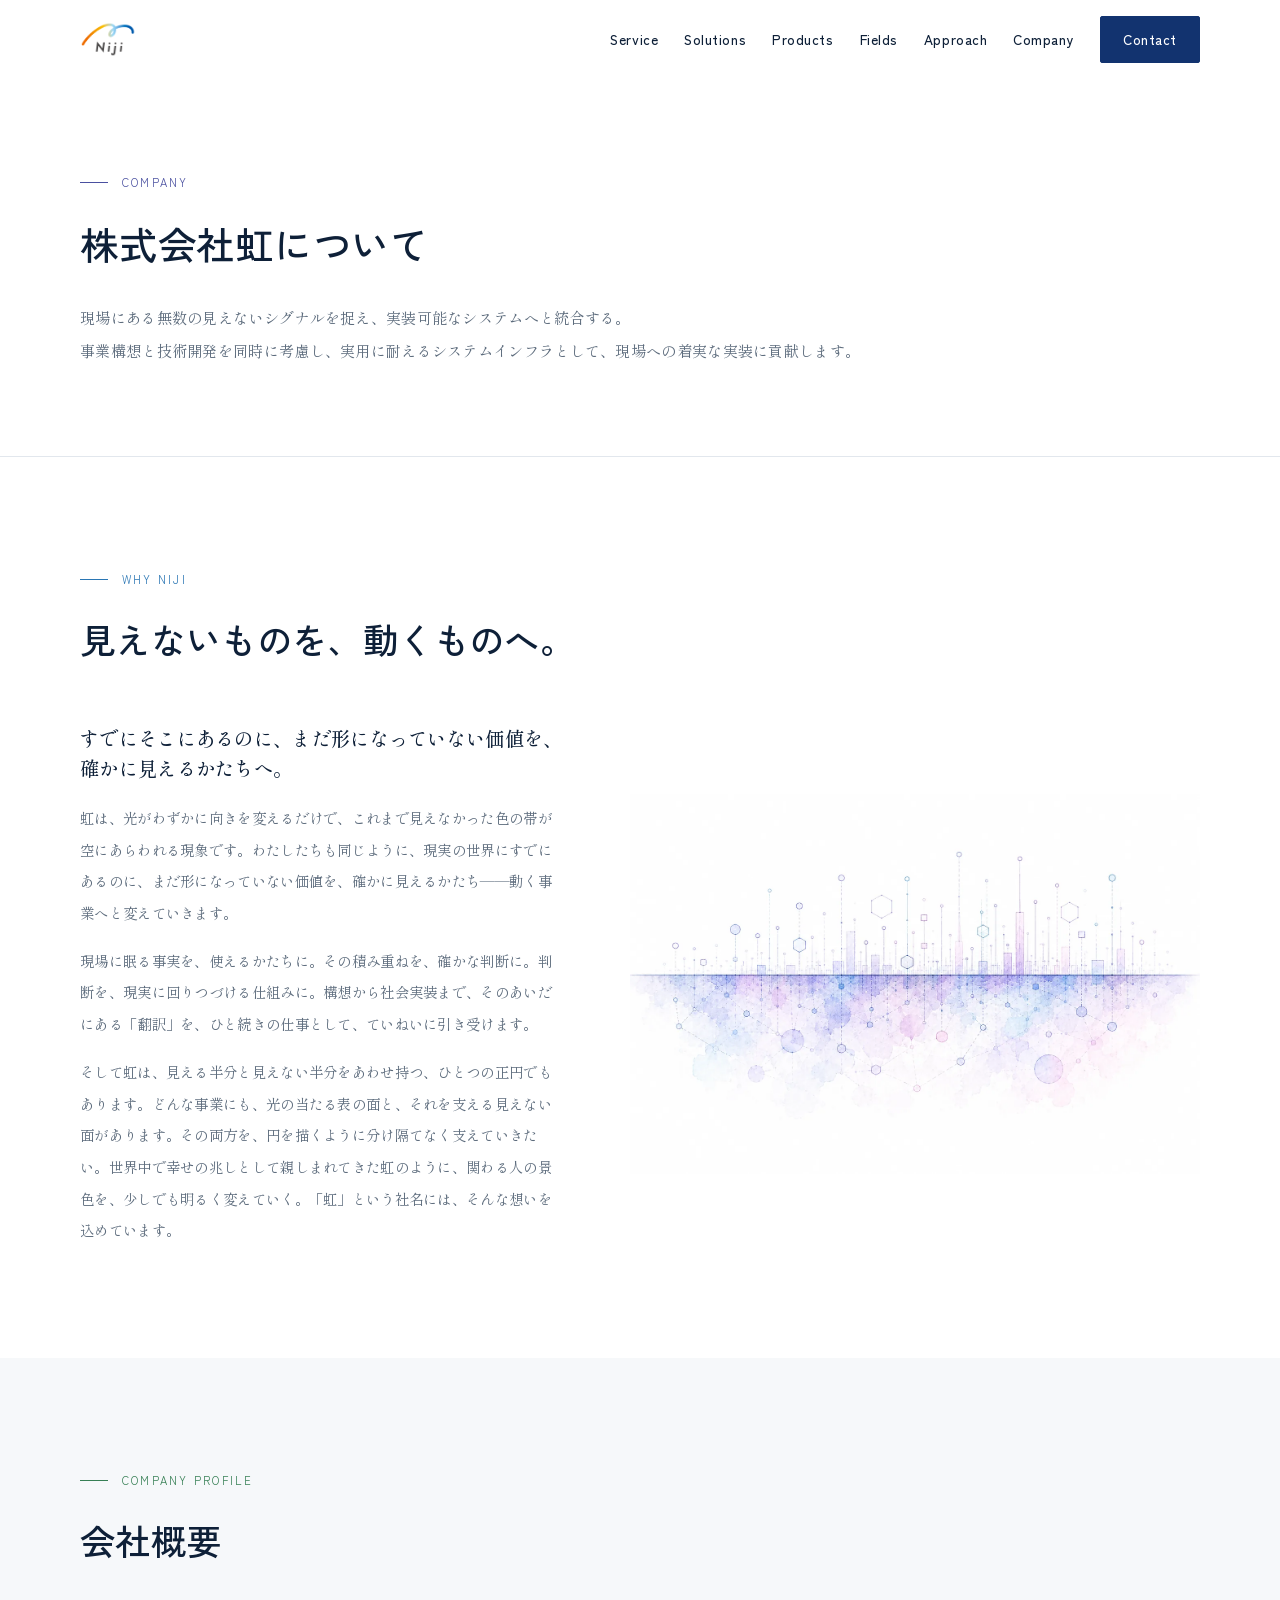
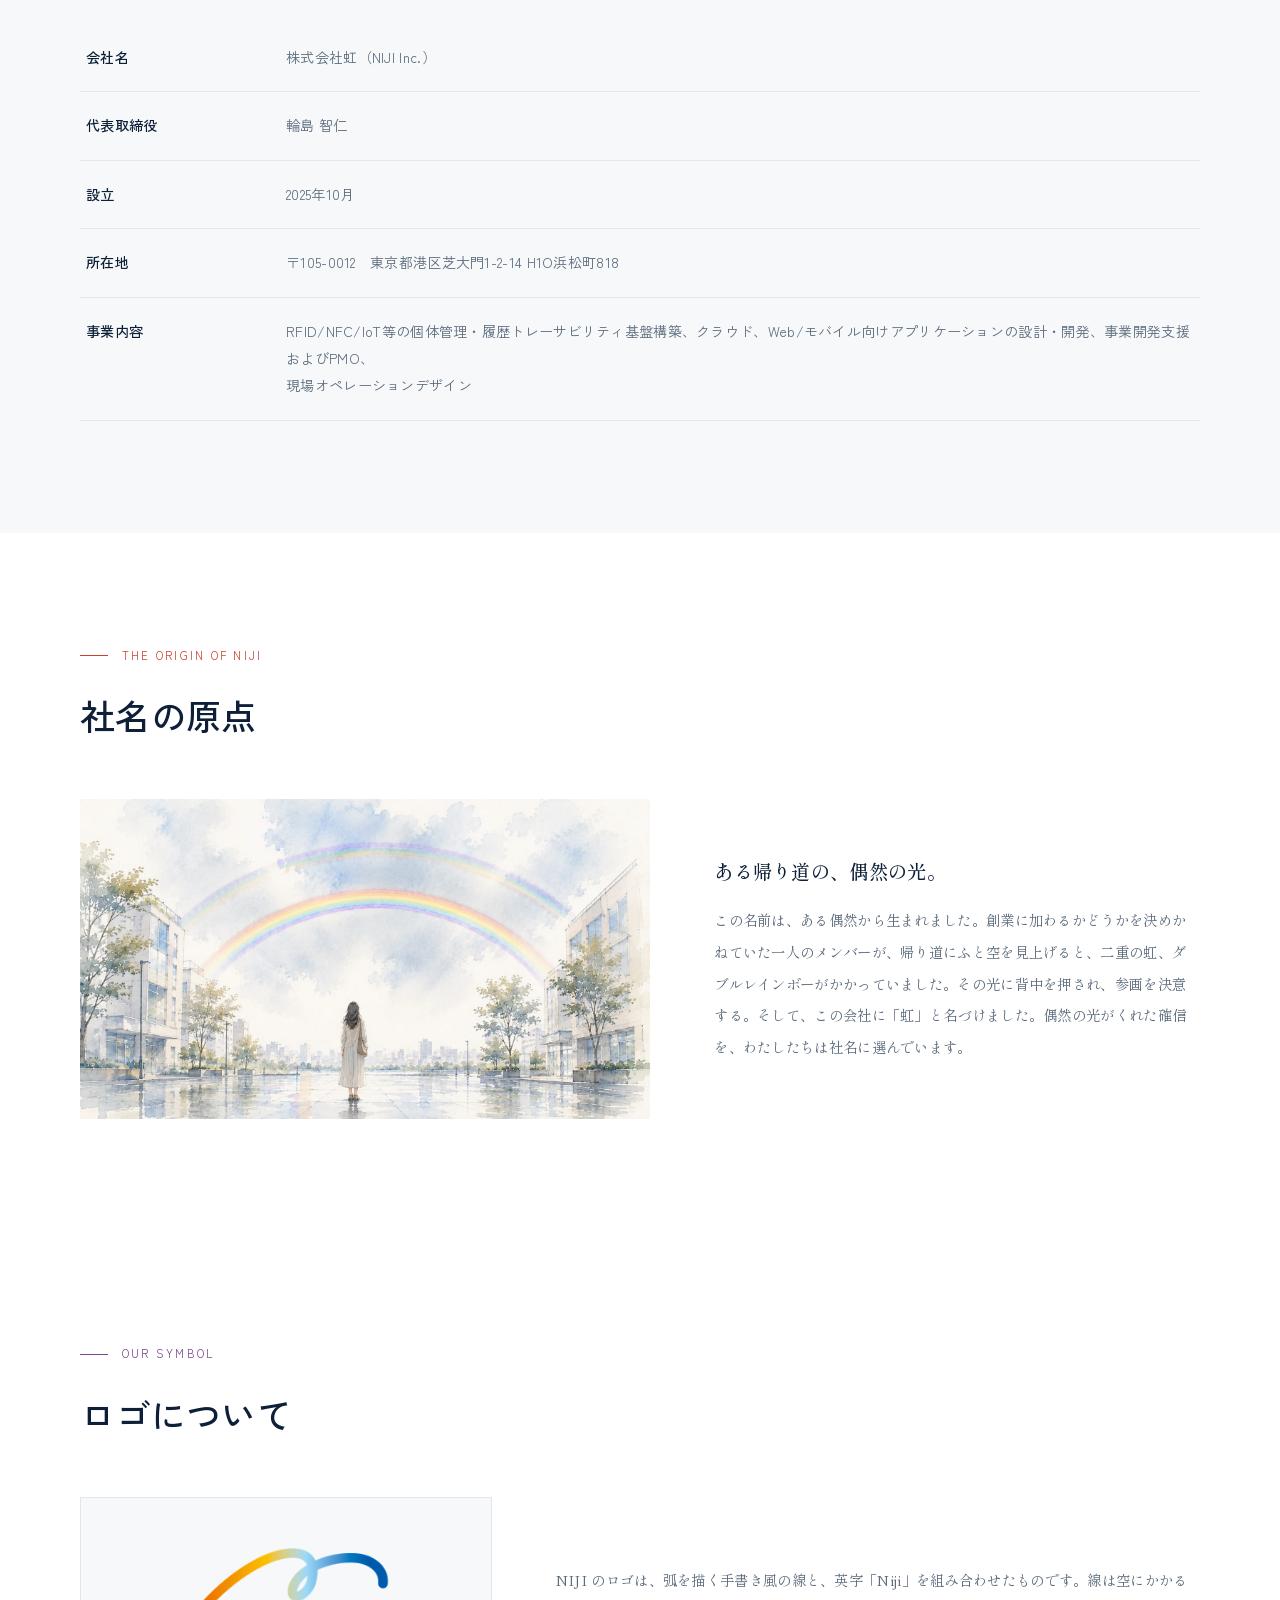
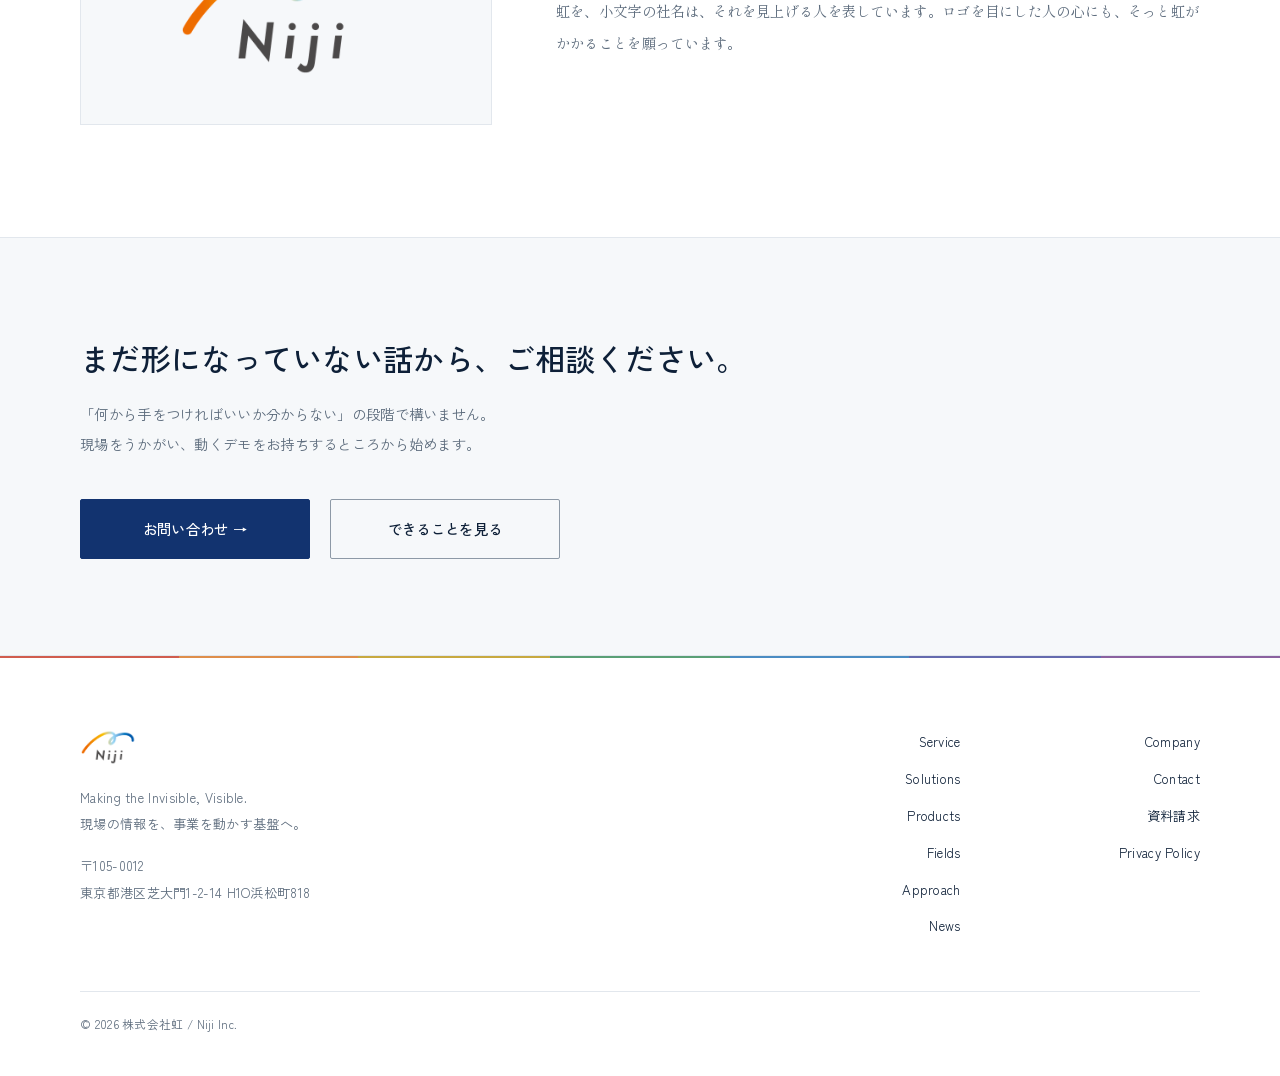
<file: company.html>
<!doctype html>
<html lang="ja">
<head>
<meta charset="utf-8">
<meta name="viewport" content="width=device-width, initial-scale=1">
<title>会社概要 | 株式会社虹</title>
<meta name="description" content="株式会社虹（NIJI Inc.）の会社概要。RFID・NFCを基盤に個体管理・トレーサビリティのシステムを提供する当社の考え方、社名「虹」に込めた想い、ロゴについて。">
<link rel="canonical" href="https://niji-global.com/company.html">
<meta property="og:type" content="website">
<meta property="og:site_name" content="株式会社虹">
<meta property="og:title" content="会社概要 | 株式会社虹">
<meta property="og:description" content="株式会社虹（NIJI Inc.）の会社概要。RFID・NFCを基盤に個体管理・トレーサビリティのシステムを提供する当社の考え方、社名「虹」に込めた想い、ロゴについて。">
<meta property="og:url" content="https://niji-global.com/company.html">
<meta property="og:image" content="https://niji-global.com/assets/img/ogp.jpg">
<meta property="og:locale" content="ja_JP">
<meta property="og:image:width" content="1200">
<meta property="og:image:height" content="630">
<meta property="og:image:alt" content="株式会社虹">
<meta name="twitter:card" content="summary_large_image">

<link rel="preconnect" href="https://fonts.googleapis.com">
<link rel="preconnect" href="https://fonts.gstatic.com" crossorigin>
<link href="https://fonts.googleapis.com/css2?family=Zen+Kaku+Gothic+New:wght@400;500&family=Shippori+Mincho:wght@500&display=swap" rel="stylesheet">
<link rel="icon" href="assets/img/favicon.svg" type="image/svg+xml">
<link rel="icon" href="assets/img/favicon-32.png" sizes="32x32" type="image/png">
<link rel="apple-touch-icon" href="assets/img/apple-touch-icon.png">
<link rel="manifest" href="site.webmanifest">
<link rel="stylesheet" href="assets/css/site.css">
<script>document.documentElement.className+=" js";</script>
<script>

(function(){try{
  if (location.search.indexOf('nointro=1') < 0) {
    document.documentElement.className += ' intro-on intro-lock';
  }
}catch(e){}})();
</script>
<script src="assets/js/analytics.js" async></script>
<script type="application/ld+json">{"@context": "https://schema.org", "@type": "BreadcrumbList", "itemListElement": [{"@type": "ListItem", "position": 1, "name": "ホーム", "item": "https://niji-global.com/"}, {"@type": "ListItem", "position": 2, "name": "会社概要", "item": "https://niji-global.com/company.html"}]}</script>
</head>
<body id="top">

<div id="introVeil" aria-hidden="true">
  <div class="introfig">
    <video id="introVideo" muted playsinline autoplay preload="auto" disablepictureinpicture
           poster="assets/video/niji-logo-intro-poster.jpg">
      <source src="assets/video/niji-logo-intro.webm" type="video/webm">
      <source src="assets/video/niji-logo-intro.mp4" type="video/mp4">
    </video>
        <img id="introStill" src="assets/video/niji-logo-still.png" alt="" width="930" height="600">
  </div>
</div>

<header class="header is-scrolled">
  <div class="wrap header__in">
    <a class="header__logo" href="./" aria-label="株式会社虹 ホーム"><img src="assets/img/logo-niji.png" alt="Niji" width="56"></a>
    <nav class="nav" id="nav">
      <a href="./#services">Service</a>
      <a href="./#solutions">Solutions</a>
      <a href="./#products">Products</a>
      <a href="./#fields">Fields</a>
      <a href="./#approach">Approach</a>
      <a href="company.html">Company</a>
      <a class="btn-contact" href="contact.html">Contact</a>
    </nav>
    <button class="navtoggle" type="button" aria-label="メニュー" aria-expanded="false" aria-controls="nav"><span></span><span></span><span></span></button>
  </div>
</header>

<main>

<section class="page-hero">
  <div class="wrap">
    <p class="label" data-c="6">COMPANY</p>
    <h1>株式会社虹について</h1>
    <p class="lead mincho">現場にある無数の見えないシグナルを捉え、実装可能なシステムへと統合する。<br><span class="nowrap-pc">事業構想と技術開発を同時に考慮し、実用に耐えるシステムインフラとして、現場への着実な実装に貢献します。</span></p>
  </div>
</section>

<section class="section" id="philosophy">
  <div class="wrap">
    <div class="head head--single">
      <div>
        <p class="label" data-c="5">WHY NIJI</p>
        <h2>見えないものを、動くものへ。</h2>
      </div>
    </div>
    <div class="split reveal">
      <div class="prose mincho">
        <h3>すでにそこにあるのに、まだ形になっていない価値を、確かに見えるかたちへ。</h3>
        <p>虹は、光がわずかに向きを変えるだけで、これまで見えなかった色の帯が空にあらわれる現象です。わたしたちも同じように、現実の世界にすでにあるのに、まだ形になっていない価値を、確かに見えるかたち——動く事業へと変えていきます。</p>
        <p>現場に眠る事実を、使えるかたちに。その積み重ねを、確かな判断に。判断を、現実に回りつづける仕組みに。構想から社会実装まで、そのあいだにある「翻訳」を、ひと続きの仕事として、ていねいに引き受けます。</p>
        <p>そして虹は、見える半分と見えない半分をあわせ持つ、ひとつの正円でもあります。どんな事業にも、光の当たる表の面と、それを支える見えない面があります。その両方を、円を描くように分け隔てなく支えていきたい。世界中で幸せの兆しとして親しまれてきた虹のように、関わる人の景色を、少しでも明るく変えていく。「虹」という社名には、そんな想いを込めています。</p>
      </div>
      <figure>
        <picture><source srcset="assets/img/company-visible-latent.webp" type="image/webp"><img src="assets/img/company-visible-latent.jpg" alt="水面の上にあらわれた情報の下に、より多くのデータと関係性が広がっていることを表した水彩のイラスト" width="1400" height="933" loading="lazy" decoding="async"></picture>
      </figure>
    </div>
  </div>
</section>

<section class="section section--mist" id="profile">
  <div class="wrap">
    <div class="head head--single">
      <div>
        <p class="label" data-c="4">COMPANY PROFILE</p>
        <h2>会社概要</h2>
      </div>
    </div>
    <table class="proftable">
      <tbody>
        <tr><th>会社名</th><td>株式会社虹（NIJI Inc.）</td></tr>
        <tr><th>代表取締役</th><td>輪島 智仁</td></tr>
        <tr><th>設立</th><td>2025年10月</td></tr>
        <tr><th>所在地</th><td>〒105-0012　東京都港区芝大門1-2-14 H1O浜松町818</td></tr>
        <tr><th>事業内容</th><td>RFID/NFC/IoT等の個体管理・履歴トレーサビリティ基盤構築、クラウド、Web/モバイル向けアプリケーションの設計・開発、事業開発支援およびPMO、<br>現場オペレーションデザイン</td></tr>
      </tbody>
    </table>
  </div>
</section>

<section class="section" id="origin">
  <div class="wrap">
    <div class="head head--single">
      <div>
        <p class="label" data-c="1">THE ORIGIN OF NIJI</p>
        <h2>社名の原点</h2>
      </div>
    </div>
    <div class="split split--rev reveal">
      <figure>
        <picture><source srcset="assets/img/company-origin-rainbow.webp" type="image/webp"><img src="assets/img/company-origin-rainbow.jpg" alt="雨上がりの街で、ビルのあいだに架かるダブルレインボーを見上げる人の水彩イラスト" width="1600" height="900" loading="lazy" decoding="async"></picture>
      </figure>
      <div class="prose mincho">
        <h3>ある帰り道の、偶然の光。</h3>
        <p>この名前は、ある偶然から生まれました。創業に加わるかどうかを決めかねていた一人のメンバーが、帰り道にふと空を見上げると、二重の虹、ダブルレインボーがかかっていました。その光に背中を押され、参画を決意する。そして、この会社に「虹」と名づけました。偶然の光がくれた確信を、わたしたちは社名に選んでいます。</p>
      </div>
    </div>
  </div>
</section>

<section class="section" id="symbol">
  <div class="wrap">
    <div class="head head--single">
      <div>
        <p class="label" data-c="7">OUR SYMBOL</p>
        <h2>ロゴについて</h2>
      </div>
    </div>
    <div class="split reveal logorow">
      <div class="logobox">
        <img src="assets/img/logo-niji.png" alt="Niji ロゴ" width="220">
      </div>
      <div class="prose mincho">
        <p>NIJI のロゴは、弧を描く手書き風の線と、英字「Niji」を組み合わせたものです。線は空にかかる虹を、小文字の社名は、それを見上げる人を表しています。ロゴを目にした人の心にも、そっと虹がかかることを願っています。</p>
      </div>
    </div>
  </div>
</section>

<section class="cta">
  <div class="wrap cta__in">
    <div>
      <h2><span class="nb">まだ形になっていない話から、</span><span class="nb">ご相談ください。</span></h2>
      <p>「何から手をつければいいか分からない」の段階で構いません。<br>現場をうかがい、動くデモをお持ちするところから始めます。</p>
    </div>
    <div class="cta__actions">
      <a class="btn btn--primary" href="contact.html">お問い合わせ →</a>
      <a class="btn btn--ghost" href="./#solutions">できることを見る</a>
    </div>
  </div>
</section>

</main>

<div class="rainbow"></div>
<footer class="footer">
  <div class="wrap">
    <div class="footer__in">
      <div class="footer__brand">
        <img class="footer__logo" src="assets/img/logo-niji.png" alt="Niji" width="56">
        <p>Making the Invisible, Visible.<br>現場の情報を、事業を動かす基盤へ。</p>
        <p>〒105-0012<br>東京都港区芝大門1-2-14 H1O浜松町818</p>
      </div>
      <div class="footer__navs">
        <nav aria-label="サイトマップ">
          <a href="./#services">Service</a>
          <a href="./#solutions">Solutions</a>
          <a href="./#products">Products</a>
          <a href="./#fields">Fields</a>
          <a href="./#approach">Approach</a>
          <a href="./#news">News</a>
        </nav>
        <nav aria-label="会社情報">
          <a href="company.html">Company</a>
          <a href="contact.html">Contact</a>
          <a href="contact.html?type=doc">資料請求</a>
          <a href="privacy.html">Privacy Policy</a>
        </nav>
      </div>
    </div>
    <p class="footer__base">© 2026 株式会社虹 / Niji Inc.</p>
  </div>
</footer>

<script src="assets/js/site.js" defer></script>
<script src="assets/js/company-intro.js" defer></script>
</body>
</html>
</file>
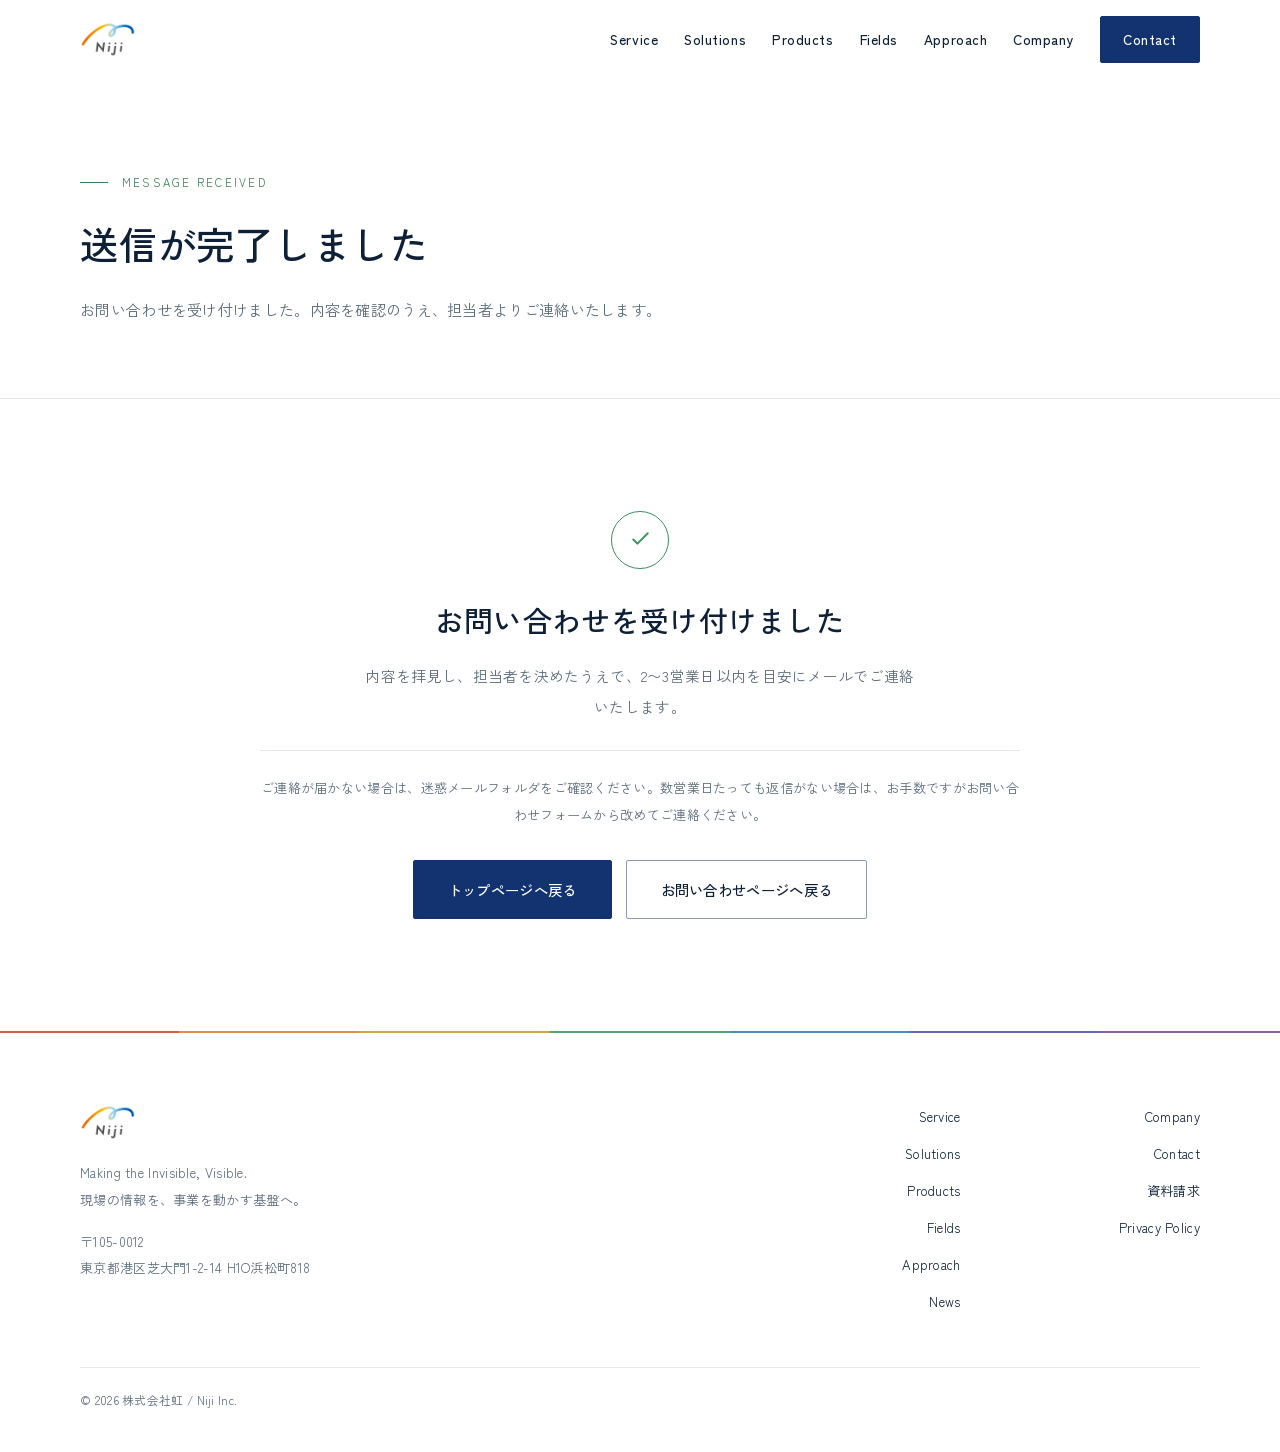
<file: contact-complete.html>
<!doctype html>
<html lang="ja">
<head>
<meta charset="utf-8">
<meta name="viewport" content="width=device-width, initial-scale=1">
<title>送信完了 | 株式会社虹</title>
<meta name="description" content="株式会社虹へのお問い合わせ・資料請求を受け付けました。">
<meta name="robots" content="noindex,follow">
<link rel="preconnect" href="https://fonts.googleapis.com">
<link rel="preconnect" href="https://fonts.gstatic.com" crossorigin>
<link href="https://fonts.googleapis.com/css2?family=Zen+Kaku+Gothic+New:wght@400;500&family=Shippori+Mincho:wght@500&display=swap" rel="stylesheet">
<link rel="icon" href="assets/img/favicon.svg" type="image/svg+xml">
<link rel="icon" href="assets/img/favicon-32.png" sizes="32x32" type="image/png">
<link rel="apple-touch-icon" href="assets/img/apple-touch-icon.png">
<link rel="manifest" href="site.webmanifest">
<link rel="stylesheet" href="assets/css/site.css">
<style>
.completion{width:min(760px,100%);margin-inline:auto;text-align:center}
.completion__mark{display:grid;place-items:center;width:58px;height:58px;margin:0 auto 28px;border:1px solid var(--sp4);border-radius:50%;color:var(--sp4)}
.completion__mark svg{width:25px;height:25px}
.completion__title{font-size:clamp(1.35rem,3vw,1.8rem);font-weight:500;line-height:1.6}
.completion__copy{max-width:38em;margin:18px auto 0;color:var(--sub);font-size:.92rem;line-height:2.1}
.completion__note{margin-top:28px;padding-top:24px;border-top:1px solid var(--line);color:var(--sub);font-size:.82rem;line-height:2}
.completion__actions{display:flex;justify-content:center;flex-wrap:wrap;gap:14px;margin-top:32px}
@media(max-width:520px){.completion__actions{flex-direction:column;align-items:stretch}.completion__actions .btn{justify-content:center}}
</style>
<script>document.documentElement.className+=" js";</script>
<script src="assets/js/analytics.js" async></script>
</head>
<body id="top">
<header class="header is-scrolled">
  <div class="wrap header__in">
    <a class="header__logo" href="./" aria-label="株式会社虹 ホーム"><img src="assets/img/logo-niji.png" alt="Niji" width="56"></a>
    <nav class="nav" id="nav">
      <a href="./#services">Service</a>
      <a href="./#solutions">Solutions</a>
      <a href="./#products">Products</a>
      <a href="./#fields">Fields</a>
      <a href="./#approach">Approach</a>
      <a href="company.html">Company</a>
      <a class="btn-contact" href="contact.html">Contact</a>
    </nav>
    <button class="navtoggle" type="button" aria-label="メニュー" aria-expanded="false" aria-controls="nav"><span></span><span></span><span></span></button>
  </div>
</header>
<main>
  <section class="page-hero">
    <div class="wrap">
      <p class="label" data-c="4">MESSAGE RECEIVED</p>
      <h1>送信が完了しました</h1>
      <p class="lead" id="completionLead" role="status" aria-live="polite">お問い合わせを受け付けました。内容を確認のうえ、担当者よりご連絡いたします。</p>
    </div>
  </section>
  <section class="section">
    <div class="wrap">
      <div class="completion">
        <span class="completion__mark" aria-hidden="true">
          <svg viewBox="0 0 24 24" fill="none" stroke="currentColor" stroke-width="1.8" stroke-linecap="round" stroke-linejoin="round"><path d="m5 12 4 4L19 6"/></svg>
        </span>
        <h2 class="completion__title" id="completionTitle">お問い合わせを受け付けました</h2>
        <p class="completion__copy" id="completionCopy">内容を拝見し、担当者を決めたうえで、2〜3営業日以内を目安にメールでご連絡いたします。</p>
        <p class="completion__note">ご連絡が届かない場合は、迷惑メールフォルダをご確認ください。数営業日たっても返信がない場合は、お手数ですがお問い合わせフォームから改めてご連絡ください。</p>
        <div class="completion__actions">
          <a class="btn btn--primary" href="./">トップページへ戻る</a>
          <a class="btn btn--ghost" href="contact.html">お問い合わせページへ戻る</a>
        </div>
      </div>
    </div>
  </section>
</main>
<div class="rainbow"></div>
<footer class="footer">
  <div class="wrap">
    <div class="footer__in">
      <div class="footer__brand">
        <img class="footer__logo" src="assets/img/logo-niji.png" alt="Niji" width="56">
        <p>Making the Invisible, Visible.<br>現場の情報を、事業を動かす基盤へ。</p>
        <p>〒105-0012<br>東京都港区芝大門1-2-14 H1O浜松町818</p>
      </div>
      <div class="footer__navs">
        <nav aria-label="サイトマップ">
          <a href="./#services">Service</a>
          <a href="./#solutions">Solutions</a>
          <a href="./#products">Products</a>
          <a href="./#fields">Fields</a>
          <a href="./#approach">Approach</a>
          <a href="./#news">News</a>
        </nav>
        <nav aria-label="会社情報">
          <a href="company.html">Company</a>
          <a href="contact.html">Contact</a>
          <a href="contact.html?type=doc">資料請求</a>
          <a href="privacy.html">Privacy Policy</a>
        </nav>
      </div>
    </div>
    <p class="footer__base">© 2026 株式会社虹 / Niji Inc.</p>
  </div>
</footer>
<script>
(function(){
  var params=new URLSearchParams(window.location.search);
  if(params.get('type')!=='doc') return;
  document.getElementById('completionLead').textContent='資料請求を受け付けました。担当者より、ご入力いただいたメールアドレス宛に資料をお送りします。';
  document.getElementById('completionTitle').textContent='資料請求を受け付けました';
  document.getElementById('completionCopy').textContent='ご希望の内容を確認し、担当者よりご入力いただいたメールアドレスへ資料をお送りします。';
})();
</script>
<script src="assets/js/site.js" defer></script>
</body>
</html>
</file>
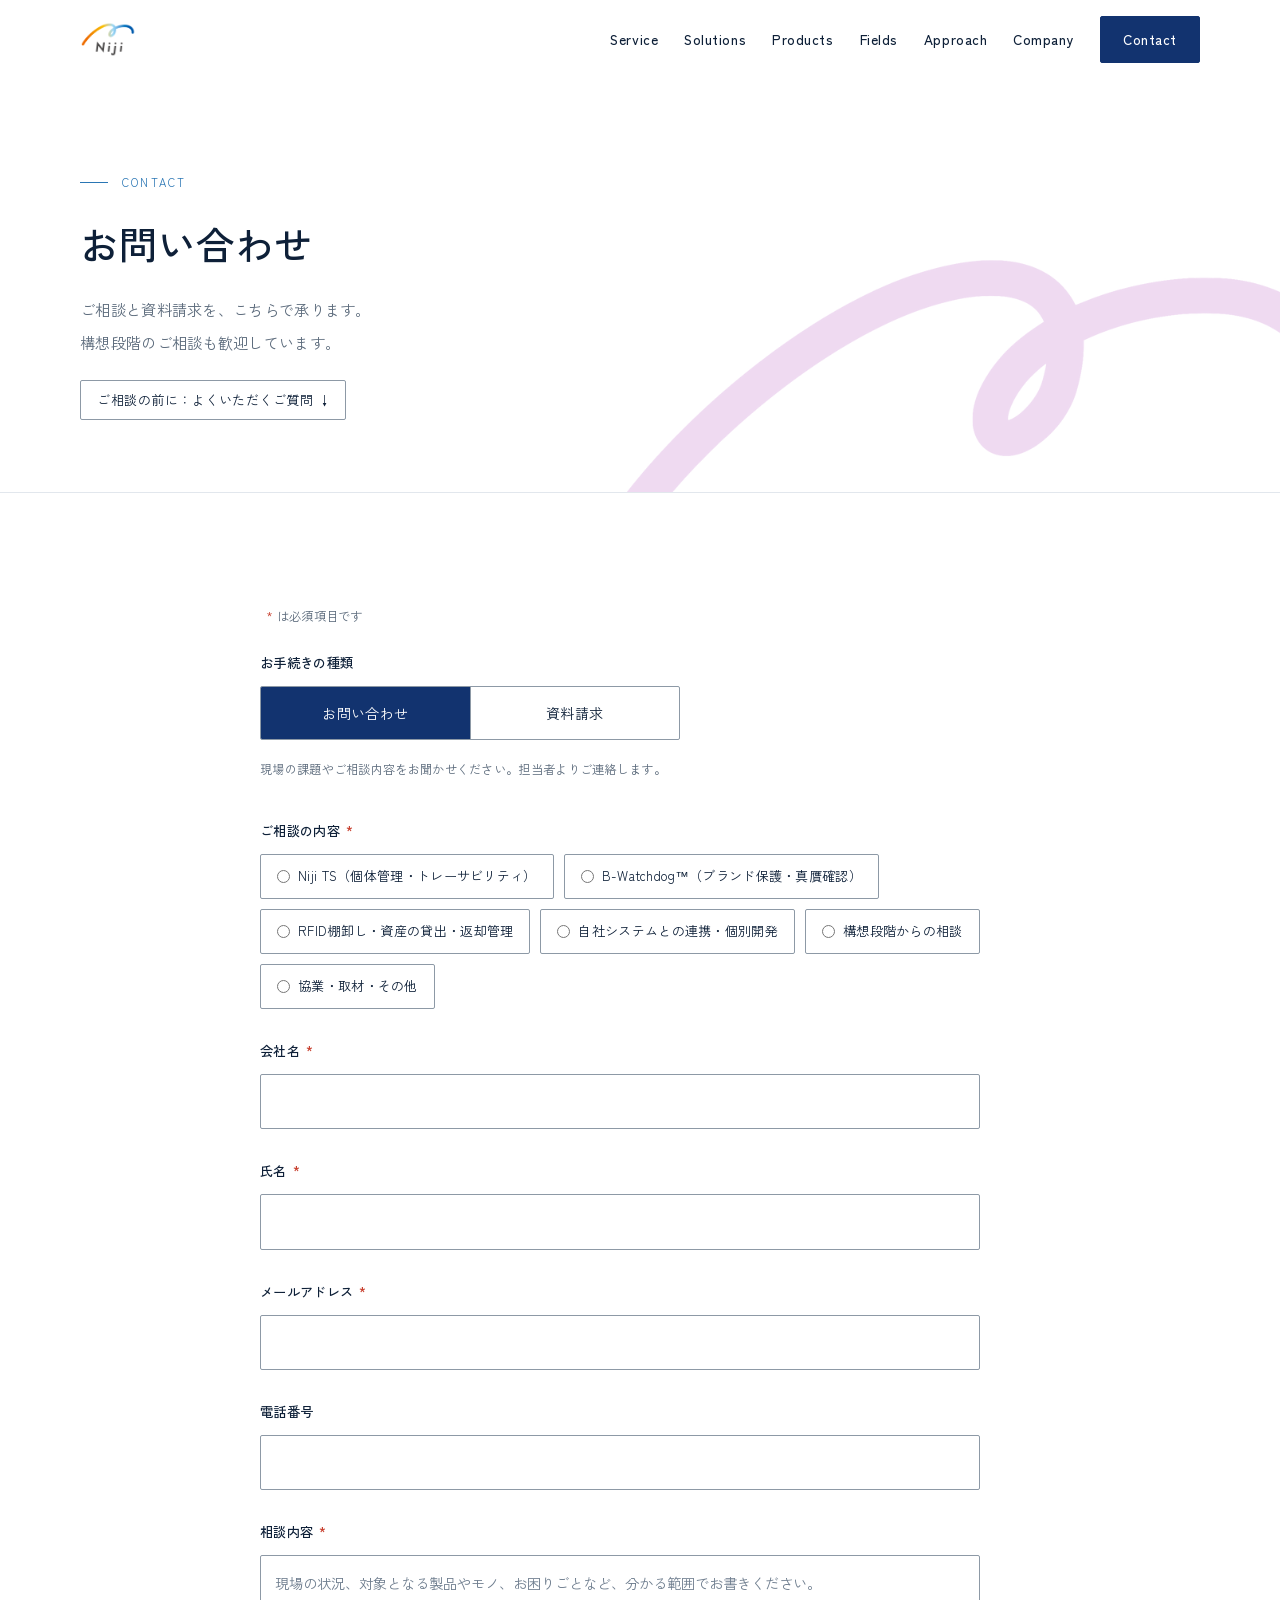
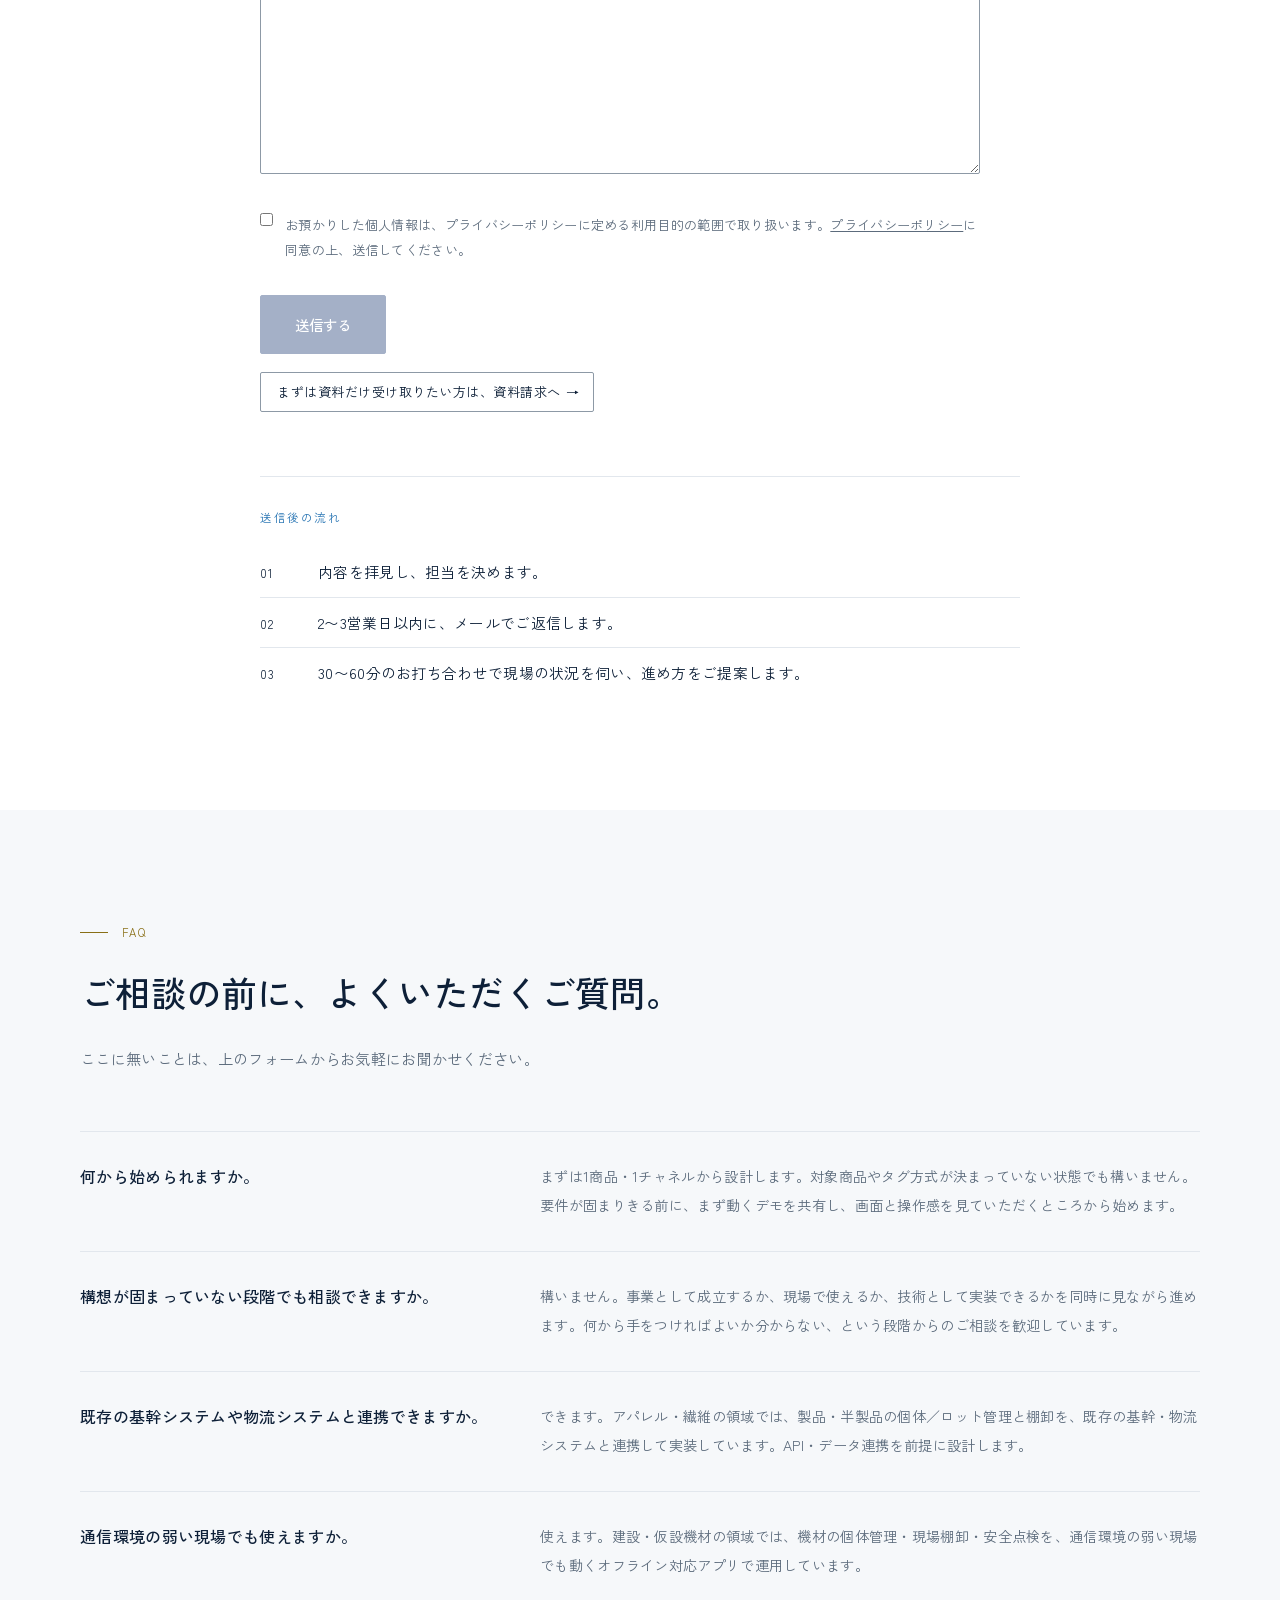
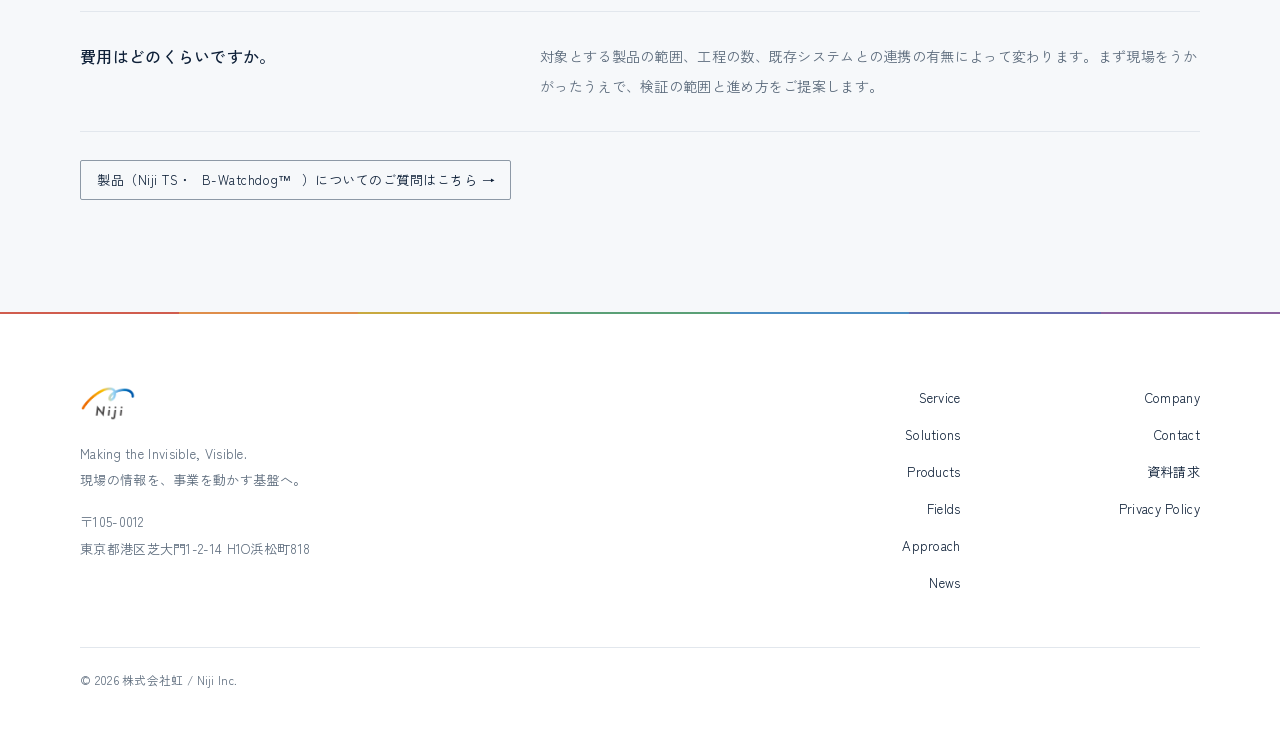
<file: contact.html>
<!doctype html>
<html lang="ja">
<head>
<meta charset="utf-8">
<meta name="viewport" content="width=device-width, initial-scale=1">
<title>お問い合わせ | 株式会社虹</title>
<meta name="description" content="株式会社虹へのお問い合わせ・資料請求。Niji TS、B-Watchdog™、RFID棚卸し・資産管理、個別開発のご相談を受け付けています。構想段階のご相談も歓迎します。">
<link rel="preconnect" href="https://fonts.googleapis.com">
<link rel="preconnect" href="https://fonts.gstatic.com" crossorigin>
<link href="https://fonts.googleapis.com/css2?family=Zen+Kaku+Gothic+New:wght@400;500&family=Shippori+Mincho:wght@500&display=swap" rel="stylesheet">
<link rel="canonical" href="https://niji-global.com/contact.html">
<meta property="og:type" content="website">
<meta property="og:site_name" content="株式会社虹">
<meta property="og:title" content="お問い合わせ | 株式会社虹">
<meta property="og:description" content="株式会社虹へのお問い合わせ・資料請求。構想段階のご相談も歓迎します。">
<meta property="og:url" content="https://niji-global.com/contact.html">
<meta property="og:image" content="https://niji-global.com/assets/img/ogp.jpg">
<meta property="og:locale" content="ja_JP">
<meta property="og:image:width" content="1200">
<meta property="og:image:height" content="630">
<meta property="og:image:alt" content="株式会社虹">
<meta name="twitter:card" content="summary_large_image">
<link rel="icon" href="assets/img/favicon.svg" type="image/svg+xml">
<link rel="icon" href="assets/img/favicon-32.png" sizes="32x32" type="image/png">
<link rel="apple-touch-icon" href="assets/img/apple-touch-icon.png">
<link rel="manifest" href="site.webmanifest">
<link rel="stylesheet" href="assets/css/site.css">
<script type="application/ld+json">
{"@context": "https://schema.org", "@type": "FAQPage", "mainEntity": [{"@type": "Question", "name": "何から始められますか。", "acceptedAnswer": {"@type": "Answer", "text": "まずは1商品・1チャネルから設計します。対象商品やタグ方式が決まっていない状態でも構いません。要件が固まりきる前に、まず動くデモを共有し、画面と操作感を見ていただくところから始めます。"}}, {"@type": "Question", "name": "構想が固まっていない段階でも相談できますか。", "acceptedAnswer": {"@type": "Answer", "text": "構いません。事業として成立するか、現場で使えるか、技術として実装できるかを同時に見ながら進めます。何から手をつければよいか分からない、という段階からのご相談を歓迎しています。"}}, {"@type": "Question", "name": "既存の基幹システムや物流システムと連携できますか。", "acceptedAnswer": {"@type": "Answer", "text": "できます。アパレル・繊維の領域では、製品・半製品の個体／ロット管理と棚卸を、既存の基幹・物流システムと連携して実装しています。API・データ連携を前提に設計します。"}}, {"@type": "Question", "name": "通信環境の弱い現場でも使えますか。", "acceptedAnswer": {"@type": "Answer", "text": "使えます。建設・仮設機材の領域では、機材の個体管理・現場棚卸・安全点検を、通信環境の弱い現場でも動くオフライン対応アプリで運用しています。"}}, {"@type": "Question", "name": "費用はどのくらいですか。", "acceptedAnswer": {"@type": "Answer", "text": "対象とする製品の範囲、工程の数、既存システムとの連携の有無によって変わります。まず現場をうかがったうえで、検証の範囲と進め方をご提案します。"}}]}
</script>
<style>

.nj-ribbon{
  --nj-ribbon-mask:url("[data-uri]");
  -webkit-mask-image:var(--nj-ribbon-mask);
          mask-image:var(--nj-ribbon-mask);
}
</style>
<script>document.documentElement.className+=" js";</script>
<script src="assets/js/analytics.js" async></script>
<script type="application/ld+json">{"@context": "https://schema.org", "@type": "BreadcrumbList", "itemListElement": [{"@type": "ListItem", "position": 1, "name": "ホーム", "item": "https://niji-global.com/"}, {"@type": "ListItem", "position": 2, "name": "お問い合わせ", "item": "https://niji-global.com/contact.html"}]}</script>
</head>
<body id="top">

<header class="header is-scrolled">
  <div class="wrap header__in">
    <a class="header__logo" href="./" aria-label="株式会社虹 ホーム"><img src="assets/img/logo-niji.png" alt="Niji" width="56"></a>
    <nav class="nav" id="nav">
      <a href="./#services">Service</a>
      <a href="./#solutions">Solutions</a>
      <a href="./#products">Products</a>
      <a href="./#fields">Fields</a>
      <a href="./#approach">Approach</a>
      <a href="company.html">Company</a>
      <a class="btn-contact" href="contact.html">Contact</a>
    </nav>
    <button class="navtoggle" type="button" aria-label="メニュー" aria-expanded="false" aria-controls="nav"><span></span><span></span><span></span></button>
  </div>
</header>

<main>

<section class="page-hero page-hero--ribbon">
  <div class="nj-ribbon" id="njRibbon" aria-hidden="true"></div>
  <div class="wrap">
    <p class="label" data-c="5">CONTACT</p>
    <h1>お問い合わせ</h1>
    <p class="lead">ご相談と資料請求を、こちらで承ります。<br>構想段階のご相談も歓迎しています。</p>
    <p class="txtlink-row"><a class="txtlink" href="#faq">ご相談の前に：よくいただくご質問 ↓</a></p>
  </div>
</section>

<section class="section">
  <div class="wrap">
    <div class="formcol">

      <form class="form" id="contactForm" novalidate data-mode="contact" action="https://api.web3forms.com/submit" method="POST">
        <input type="hidden" name="access_key" value="0fec45af-fea3-4513-8c36-1286637fd971">
        <input type="hidden" name="subject" id="formSubject" value="株式会社虹｜お問い合わせ">
        <input type="hidden" name="from_name" value="株式会社虹 Webサイト">
        <input type="checkbox" name="botcheck" tabindex="-1" autocomplete="off" aria-hidden="true" style="display:none">
        <p class="form__req"><span class="req">*</span> は必須項目です</p>
        <div class="field-set field-set--seg" role="radiogroup" aria-labelledby="typeLabel">
          <p class="field-label" id="typeLabel">お手続きの種類</p>
          <div class="chips chips--seg">
            <label><input type="radio" name="type" value="contact" checked><span>お問い合わせ</span></label>
            <label><input type="radio" name="type" value="doc"><span>資料請求</span></label>
          </div>
          <p class="note" data-for="contact">現場の課題やご相談内容をお聞かせください。担当者よりご連絡します。</p>
          <p class="note" data-for="doc" hidden>お打ち合わせで使用している会社資料を、担当者よりメールでお送りします。</p>
          <p class="sr-only" aria-live="polite" id="modeLive"></p>
        </div>

        <div class="field-set" role="radiogroup" aria-labelledby="topicLabel" data-for="contact">
          <p class="field-label" id="topicLabel">ご相談の内容<span class="req">*</span></p>
          <div class="chips">
            <label><input type="radio" name="topic" value="nijits" required><span>Niji&nbsp;TS（個体管理・トレーサビリティ）</span></label>
            <label><input type="radio" name="topic" value="bwatchdog"><span><span class="nb">B-Watchdog&trade;</span>（ブランド保護・真贋確認）</span></label>
            <label><input type="radio" name="topic" value="inventory"><span>RFID棚卸し・資産の貸出・返却管理</span></label>
            <label><input type="radio" name="topic" value="custom"><span>自社システムとの連携・個別開発</span></label>
            <label><input type="radio" name="topic" value="concept"><span>構想段階からの相談</span></label>
            <label><input type="radio" name="topic" value="other"><span>協業・取材・その他</span></label>
          </div>
          <p class="form__err" id="err-topic" role="alert" hidden>ご相談の内容を1つ選んでください。</p>
        </div>

        <div class="field-set" role="group" aria-labelledby="interestLabel" data-for="doc" hidden>
          <p class="field-label" id="interestLabel">関心のある製品・サービス<span class="req">*</span><small class="field-hint">複数選択可</small></p>
          <div class="chips">
            <label><input type="checkbox" name="interest" value="nijits" disabled><span>Niji&nbsp;TS（個体管理・トレーサビリティ）</span></label>
            <label><input type="checkbox" name="interest" value="bwatchdog" disabled><span><span class="nb">B-Watchdog&trade;</span>（ブランド保護・真贋確認）</span></label>
            <label><input type="checkbox" name="interest" value="inventory" disabled><span>RFID棚卸し・資産の貸出・返却管理</span></label>
            <label><input type="checkbox" name="interest" value="custom" disabled><span>自社システムとの連携・個別開発</span></label>
            <label><input type="checkbox" name="interest" value="all" disabled><span>まだ絞り込めていない（全体を知りたい）</span></label>
          </div>
          <p class="form__err" id="err-interest" role="alert" hidden>関心のある製品・サービスを1つ以上選んでください。</p>
        </div>

        <div class="field-set" role="radiogroup" aria-labelledby="stageLabel" data-for="doc" hidden>
          <p class="field-label" id="stageLabel">検討状況<span class="req">*</span></p>
          <div class="chips">
            <label><input type="radio" name="stage" value="research" disabled required><span>情報収集中</span></label>
            <label><input type="radio" name="stage" value="internal" disabled><span>社内で提案・検討の準備中</span></label>
            <label><input type="radio" name="stage" value="compare" disabled><span>比較検討中</span></label>
            <label><input type="radio" name="stage" value="scheduled" disabled><span>導入時期が決まっている</span></label>
          </div>
          <p class="form__err" id="err-stage" role="alert" hidden>検討状況を1つ選んでください。</p>
        </div>

        <div class="field-set"><label for="company">会社名<span class="req">*</span></label>
          <input type="text" id="company" name="company" required autocomplete="organization"></div>
        <div class="field-set"><label for="name">氏名<span class="req">*</span></label>
          <input type="text" id="name" name="name" required autocomplete="name"></div>
        <div class="field-set"><label for="email">メールアドレス<span class="req">*</span></label>
          <input type="email" id="email" name="email" required autocomplete="email"></div>
        <div class="field-set"><label for="phone">電話番号</label>
          <input type="tel" id="phone" name="phone" autocomplete="tel"></div>
        <div class="field-set" data-for="contact"><label for="message">相談内容<span class="req">*</span></label>
          <textarea id="message" name="message" rows="7" required placeholder="現場の状況、対象となる製品やモノ、お困りごとなど、分かる範囲でお書きください。"></textarea></div>

        <div class="field-set" data-for="doc" hidden><label for="docNote">備考</label>
          <textarea id="docNote" name="doc_note" rows="3" disabled placeholder="資料で特に知りたい点、対象製品、ご希望の時期などがあればお書きください。"></textarea></div>

        <label class="consent">
          <input type="checkbox" id="consent" name="consent" value="同意" required>
          <span>お預かりした個人情報は、プライバシーポリシーに定める利用目的の範囲で取り扱います。<a href="privacy.html" style="text-decoration:underline">プライバシーポリシー</a>に同意の上、送信してください。</span>
        </label>

        <div style="margin-top:32px">
          <button class="btn btn--primary" type="submit" id="submitBtn" disabled><span data-for="contact">送信する</span><span data-for="doc" hidden>資料を請求する</span></button>
        </div>
        <p class="note" data-for="contact"><a class="txtlink" href="contact.html?type=doc" data-switch="doc">まずは資料だけ受け取りたい方は、資料請求へ →</a></p>
        <p class="note" data-for="doc" hidden><a class="txtlink" href="contact.html" data-switch="contact">具体的なご相談内容がある方は、お問い合わせへ →</a></p>
        <p class="note" id="formError" role="alert" hidden>送信に失敗しました。通信状況を確認し、時間をおいて再度お試しください。</p>
      </form>

      <div class="aftersend" data-for="doc" hidden>
        <p class="aftersend__ttl">送信後の流れ</p>
        <ol class="aftersend__list">
          <li><span class="aftersend__n">01</span><span>内容を確認し、担当を決めます。</span></li>
          <li><span class="aftersend__n">02</span><span>担当者より、メールで資料をお送りします。</span></li>
          <li><span class="aftersend__n">03</span><span>ご不明な点やご相談は、お問い合わせからお気軽にお寄せください。</span></li>
        </ol>
      </div>

      <div class="aftersend" data-for="contact">
        <p class="aftersend__ttl">送信後の流れ</p>
        <ol class="aftersend__list">
          <li><span class="aftersend__n">01</span><span>内容を拝見し、担当を決めます。</span></li>
          <li><span class="aftersend__n">02</span><span>2〜3営業日以内に、メールでご返信します。</span></li>
          <li><span class="aftersend__n">03</span><span>30〜60分のお打ち合わせで現場の状況を伺い、進め方をご提案します。</span></li>
        </ol>
      </div>

    </div>
  </div>
</section>

<section class="section section--mist" id="faq">
  <div class="wrap">
    <div class="head">
      <div>
        <p class="label" data-c="3">FAQ</p>
        <h2>ご相談の前に、よくいただくご質問。</h2>
      </div>
      <p class="lead">ここに無いことは、上のフォームからお気軽にお聞かせください。</p>
    </div>
    <div class="faq">
      <div class="faq__item">
        <h3>何から始められますか。</h3>
        <p>まずは1商品・1チャネルから設計します。対象商品やタグ方式が決まっていない状態でも構いません。要件が固まりきる前に、まず動くデモを共有し、画面と操作感を見ていただくところから始めます。</p>
      </div>
      <div class="faq__item">
        <h3>構想が固まっていない段階でも相談できますか。</h3>
        <p>構いません。事業として成立するか、現場で使えるか、技術として実装できるかを同時に見ながら進めます。何から手をつければよいか分からない、という段階からのご相談を歓迎しています。</p>
      </div>
      <div class="faq__item">
        <h3>既存の基幹システムや物流システムと連携できますか。</h3>
        <p>できます。アパレル・繊維の領域では、製品・半製品の個体／ロット管理と棚卸を、既存の基幹・物流システムと連携して実装しています。API・データ連携を前提に設計します。</p>
      </div>
      <div class="faq__item">
        <h3>通信環境の弱い現場でも使えますか。</h3>
        <p>使えます。建設・仮設機材の領域では、機材の個体管理・現場棚卸・安全点検を、通信環境の弱い現場でも動くオフライン対応アプリで運用しています。</p>
      </div>
      <div class="faq__item">
        <h3>費用はどのくらいですか。</h3>
        <p>対象とする製品の範囲、工程の数、既存システムとの連携の有無によって変わります。まず現場をうかがったうえで、検証の範囲と進め方をご提案します。</p>
      </div>
    </div>
    <p class="txtlink-row"><a class="txtlink" href="products/brand-trust-platform/#faq">製品（Niji&nbsp;TS・<span class="nb">B-Watchdog™</span>）についてのご質問はこちら →</a></p>
  </div>
</section>

<script>

(function(){
  var PASTEL=["#F5B7B1","#F6CDA0","#F3E7A3","#B9E4C7","#A9D2ED","#B9B8E8","#E2BCE6"];
  var r=document.getElementById('njRibbon');
  if(r) r.style.backgroundColor = PASTEL[Math.floor(Math.random()*PASTEL.length)];
})();
(function(){
  var f=document.getElementById('contactForm'),
      c=document.getElementById('consent'), b=document.getElementById('submitBtn'),
      live=document.getElementById('modeLive'),
      error=document.getElementById('formError'), subject=document.getElementById('formSubject'),
      TYPES={contact:1,doc:1}, TOPIC_TO_INTEREST={nijits:1,bwatchdog:1,inventory:1,custom:1},
      sending=false, submitted=false;

  function updateSubmitButton(){ b.disabled=!c.checked||sending||submitted; }

  function setMode(mode, announce){
    if(!TYPES[mode]) mode='contact';
    f.setAttribute('data-mode',mode);
    var r=f.querySelector('input[name="type"][value="'+mode+'"]'); if(r) r.checked=true;
    var els=document.querySelectorAll('[data-for]');
    for(var i=0;i<els.length;i++){
      var el=els[i], on=el.getAttribute('data-for')===mode;
      el.hidden=!on;
      var ins=el.querySelectorAll('input,textarea,select');
      for(var j=0;j<ins.length;j++) ins[j].disabled=!on;
    }
    try{
      var u=new URL(location.href);
      if(mode==='contact') u.searchParams.delete('type'); else u.searchParams.set('type',mode);
      history.replaceState(null,'',u);
    }catch(e){}
    if(announce && live) live.textContent=(mode==='doc'?'資料請求':'お問い合わせ')+'のフォームに切り替えました。';
  }

  var q=new URLSearchParams(location.search),
      type=(q.get('type')||'contact').replace(/[^a-z]/g,''),
      topic=(q.get('topic')||'').replace(/[^a-z]/g,'');
  setMode(type,false);
  if(topic){
    var tr=f.querySelector('input[name="topic"][value="'+topic+'"]'); if(tr) tr.checked=true;
    if(TOPIC_TO_INTEREST[topic]){ var ti=f.querySelector('input[name="interest"][value="'+topic+'"]'); if(ti) ti.checked=true; }
  }

  var types=f.querySelectorAll('input[name="type"]');
  for(var k=0;k<types.length;k++) types[k].addEventListener('change',function(){ setMode(this.value,true); });
  var sw=f.querySelectorAll('[data-switch]');
  for(var m=0;m<sw.length;m++) sw[m].addEventListener('click',function(e){
    e.preventDefault(); setMode(this.getAttribute('data-switch'),true);
    f.scrollIntoView({behavior:'smooth',block:'start'});
  });

  c.addEventListener('change',updateSubmitButton);

  f.addEventListener('submit',function(e){
    e.preventDefault();
    if(sending||submitted) return;
    var mode=f.getAttribute('data-mode'), firstBad=null;
    function grp(name,errId,need){
      var err=document.getElementById(errId); if(!err) return;
      var inputs=f.querySelectorAll('input[name="'+name+'"]');
      if(!inputs.length||inputs[0].disabled){ err.hidden=true; return; }
      var ok=!need||!!f.querySelector('input[name="'+name+'"]:checked');
      err.hidden=ok;
      for(var i=0;i<inputs.length;i++) inputs[i].setAttribute('aria-invalid',ok?'false':'true');
      if(!ok&&!firstBad) firstBad=inputs[0];
    }
    grp('topic','err-topic',mode==='contact'); grp('interest','err-interest',mode==='doc'); grp('stage','err-stage',mode==='doc');
    if(firstBad){ firstBad.focus(); return; }
    if(!f.checkValidity()){ f.reportValidity(); return; }
    error.hidden=true;
    subject.value='株式会社虹｜'+(mode==='doc'?'資料請求':'お問い合わせ');
    sending=true; f.setAttribute('aria-busy','true'); updateSubmitButton();
    fetch(f.action,{method:'POST',body:new FormData(f),headers:{Accept:'application/json'}})
      .then(function(response){
        return response.json().then(function(result){
          if(!response.ok||!result||result.success!==true) throw new Error('submission_failed');
          return result;
        });
      })
      .then(function(){
        submitted=true;
        try{ sessionStorage.setItem('niji_lead',mode); }catch(e){}
        window.location.replace('contact-complete.html?type='+encodeURIComponent(mode));
      })
      .catch(function(){ error.hidden=false; })
      .then(function(){ sending=false; f.removeAttribute('aria-busy'); updateSubmitButton(); });
  });
})();
</script>

</main>

<div class="rainbow"></div>
<footer class="footer">
  <div class="wrap">
    <div class="footer__in">
      <div class="footer__brand">
        <img class="footer__logo" src="assets/img/logo-niji.png" alt="Niji" width="56">
        <p>Making the Invisible, Visible.<br>現場の情報を、事業を動かす基盤へ。</p>
        <p>〒105-0012<br>東京都港区芝大門1-2-14 H1O浜松町818</p>
      </div>
      <div class="footer__navs">
        <nav aria-label="サイトマップ">
          <a href="./#services">Service</a>
          <a href="./#solutions">Solutions</a>
          <a href="./#products">Products</a>
          <a href="./#fields">Fields</a>
          <a href="./#approach">Approach</a>
          <a href="./#news">News</a>
        </nav>
        <nav aria-label="会社情報">
          <a href="company.html">Company</a>
          <a href="contact.html">Contact</a>
          <a href="contact.html?type=doc">資料請求</a>
          <a href="privacy.html">Privacy Policy</a>
        </nav>
      </div>
    </div>
    <p class="footer__base">© 2026 株式会社虹 / Niji Inc.</p>
  </div>
</footer>

<script src="assets/js/site.js" defer></script>
</body>
</html>
</file>
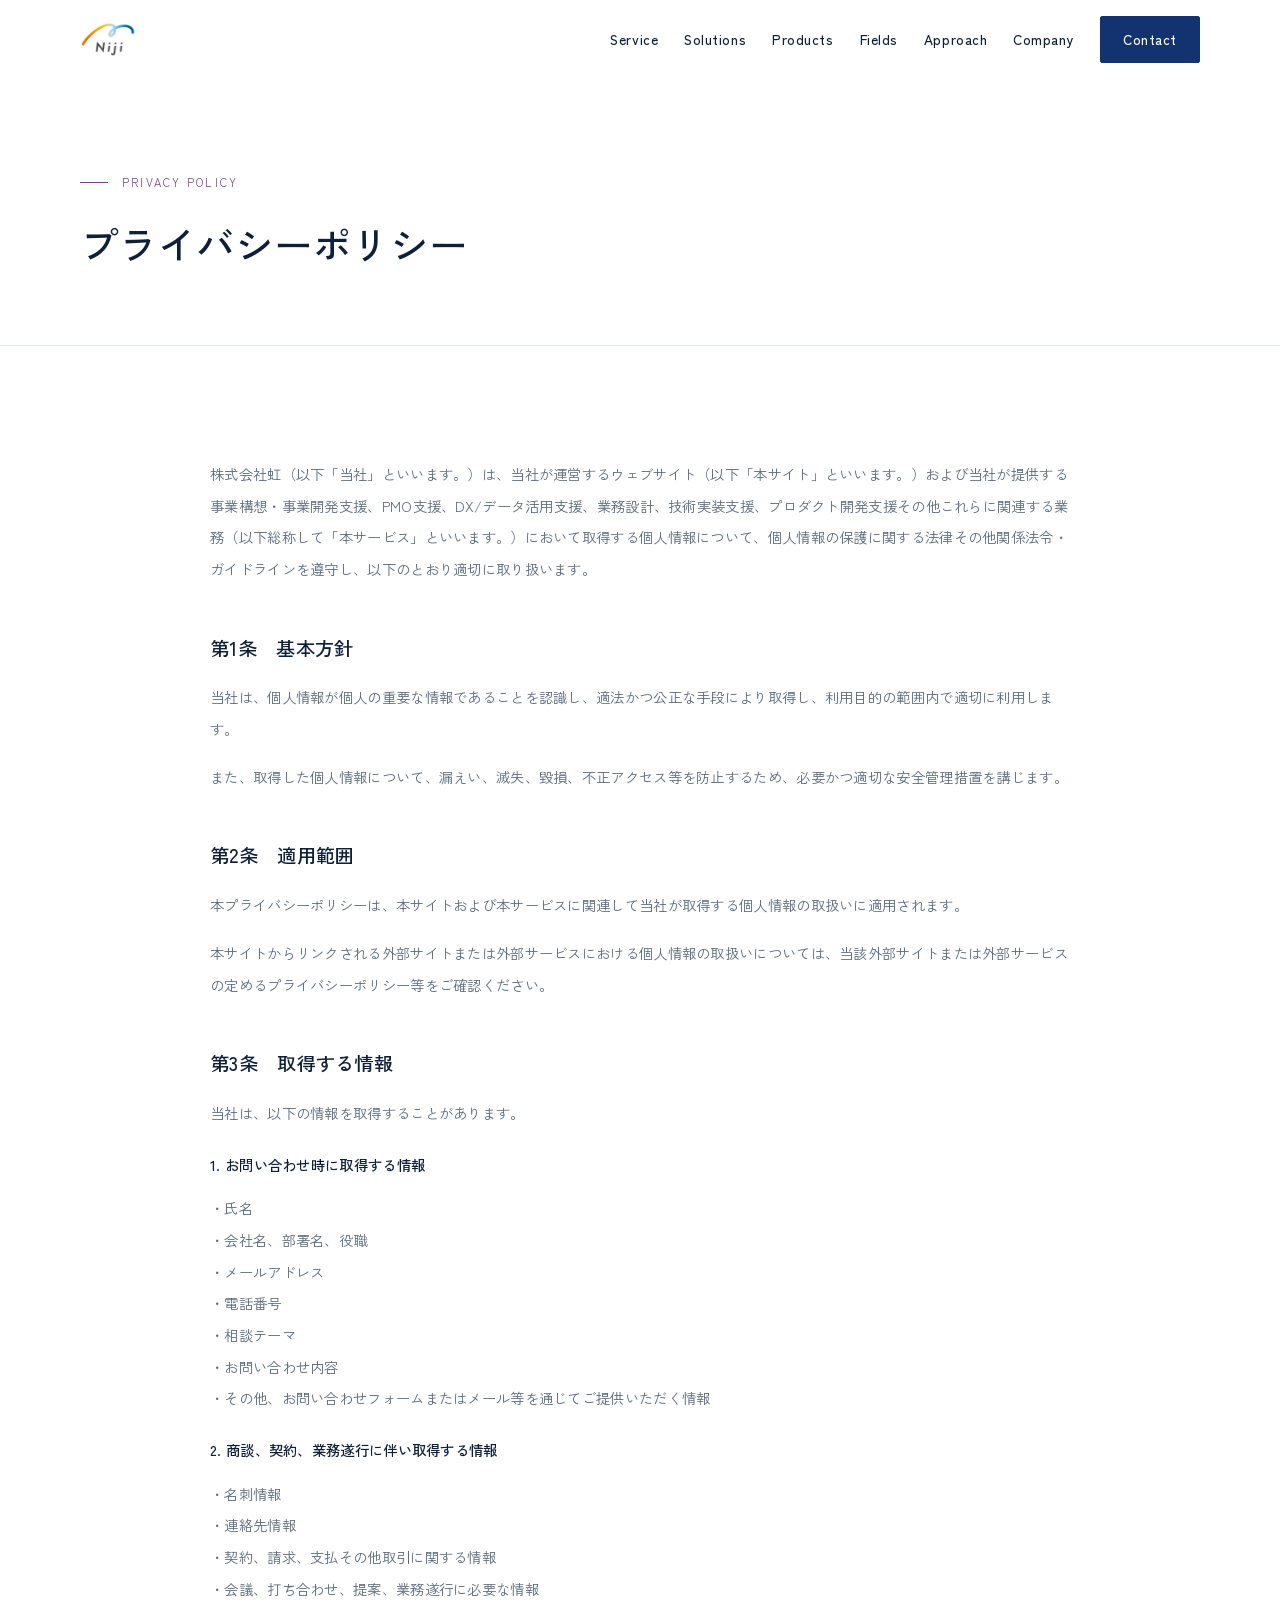
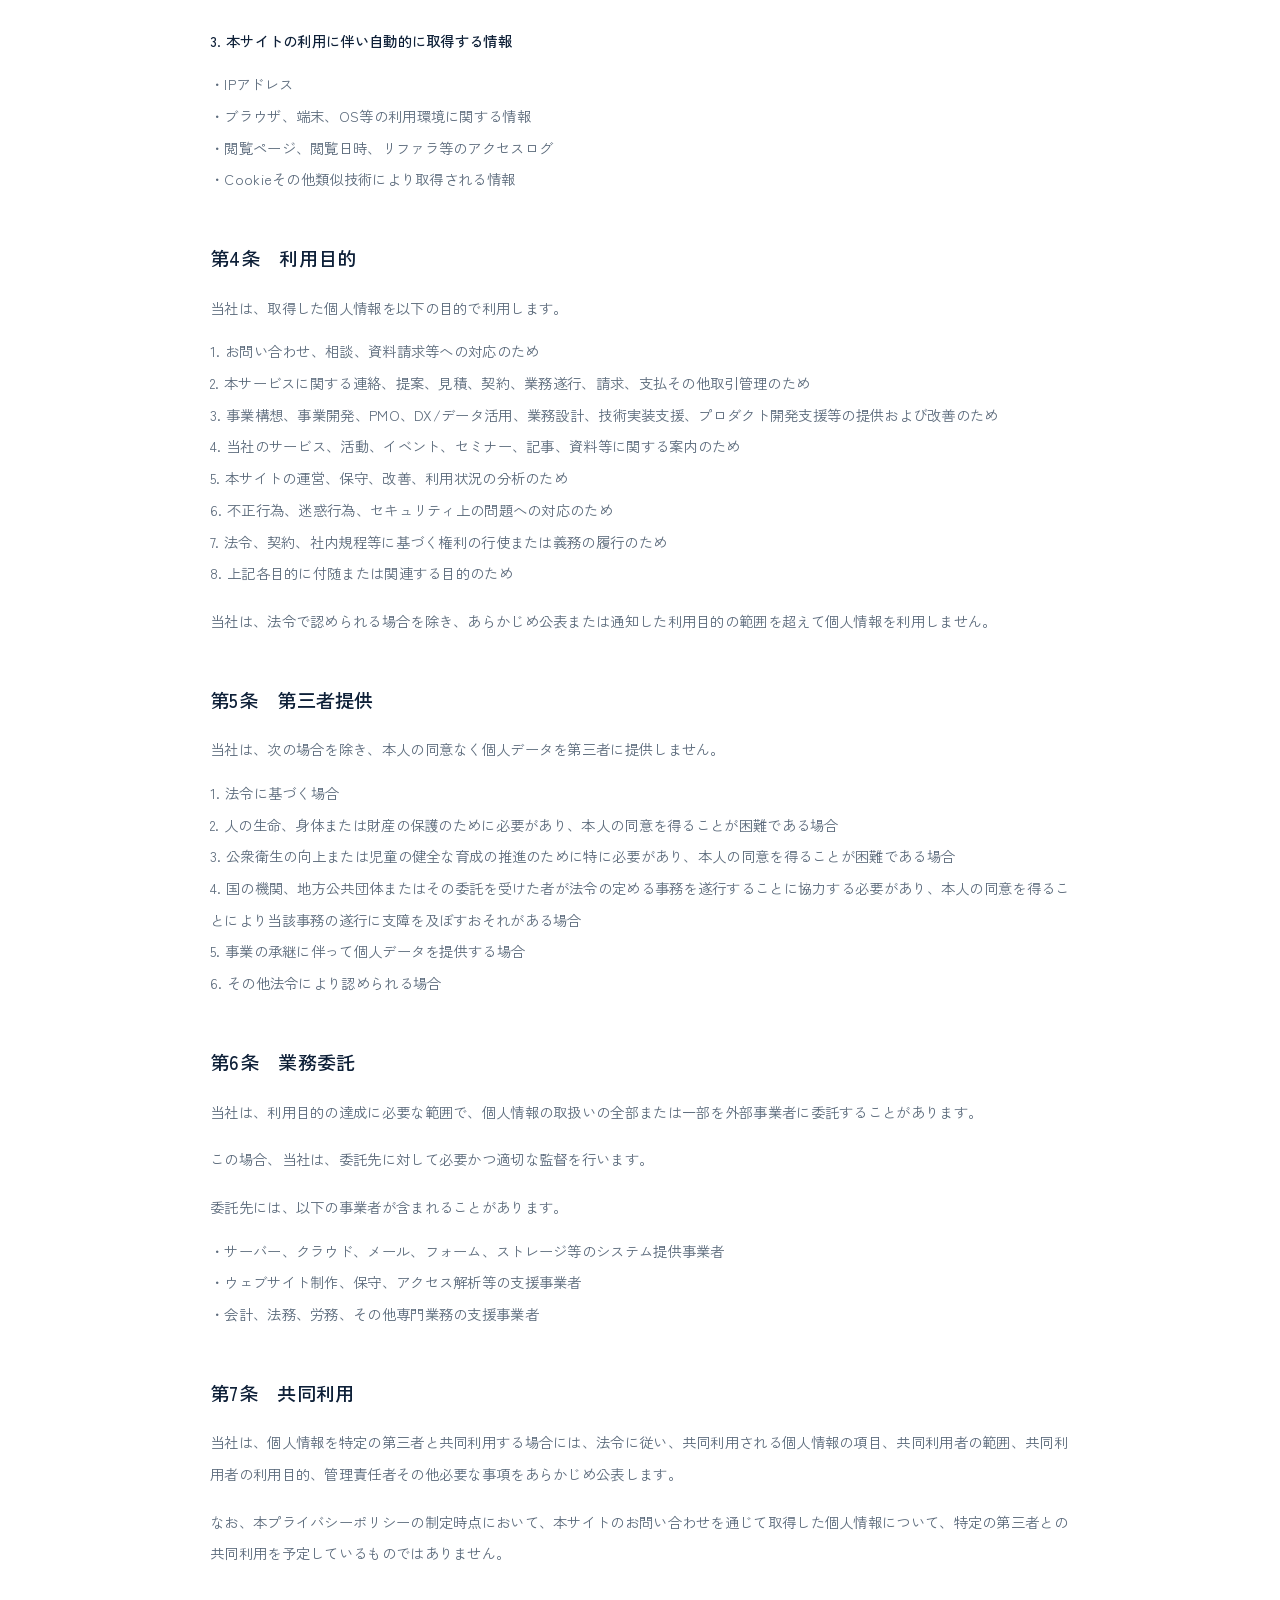
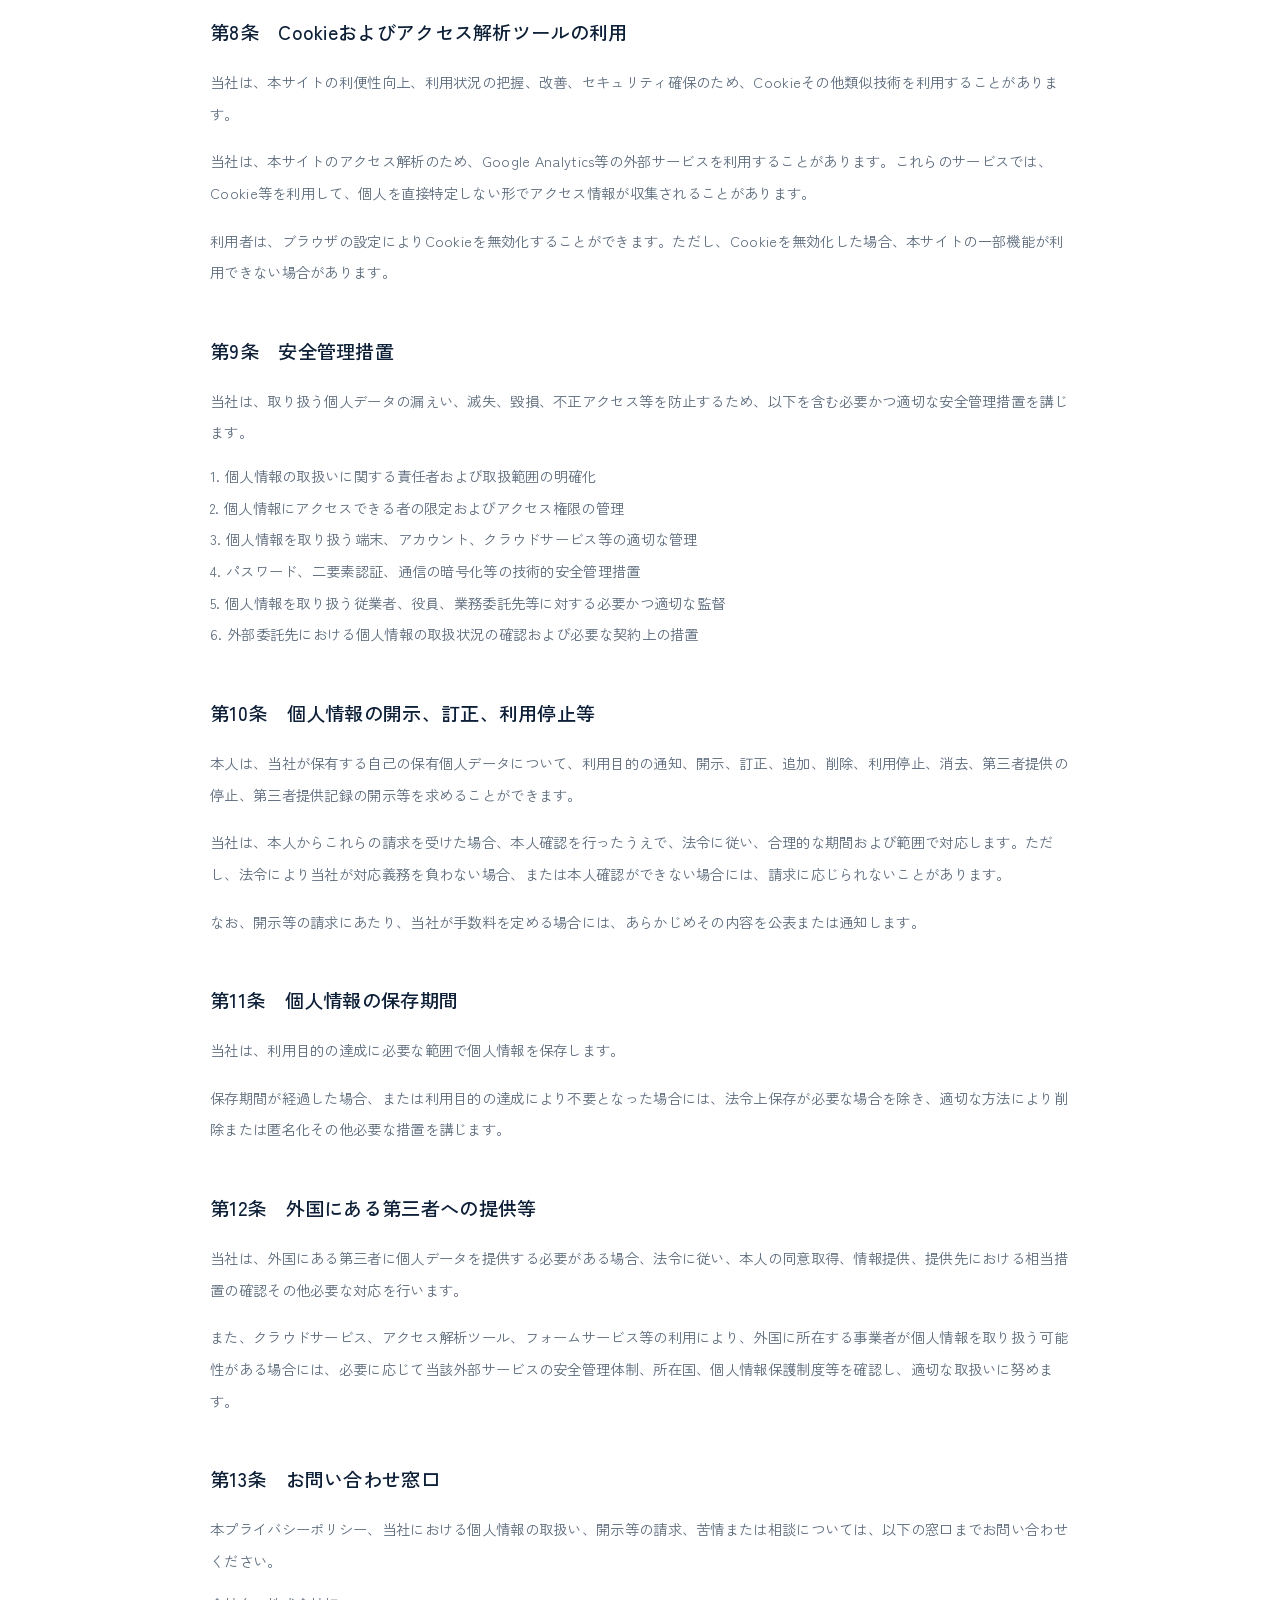
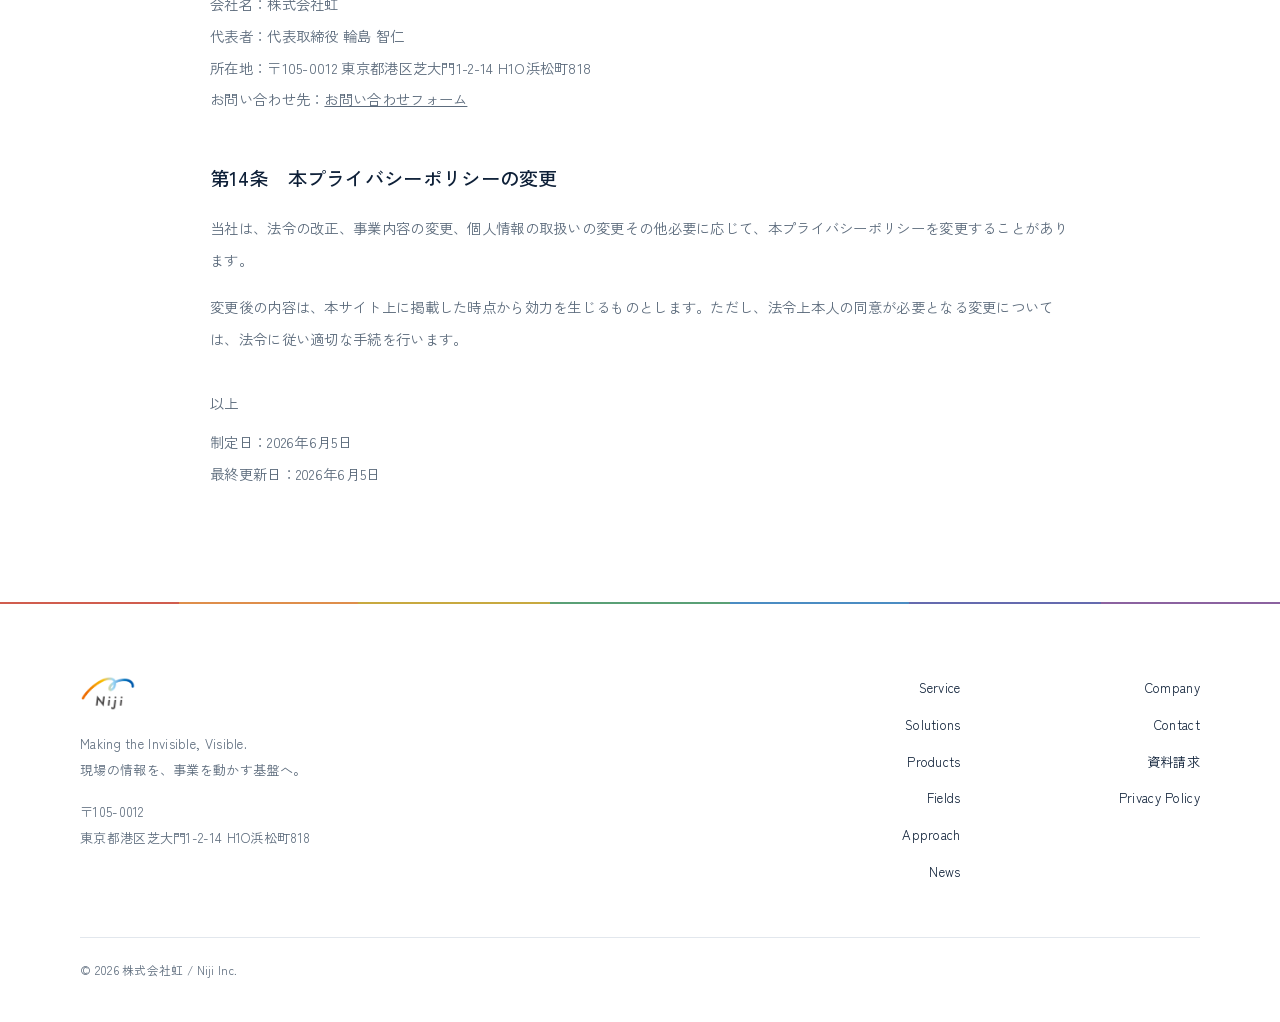
<file: privacy.html>
<!doctype html>
<html lang="ja">
<head>
<meta charset="utf-8">
<meta name="viewport" content="width=device-width, initial-scale=1">
<title>プライバシーポリシー | 株式会社虹</title>
<meta name="description" content="株式会社虹のプライバシーポリシー。お問い合わせ等で取得する個人情報の利用目的、管理、開示等の請求窓口について定めています。">
<link rel="preconnect" href="https://fonts.googleapis.com">
<link rel="preconnect" href="https://fonts.gstatic.com" crossorigin>
<link href="https://fonts.googleapis.com/css2?family=Zen+Kaku+Gothic+New:wght@400;500&family=Shippori+Mincho:wght@500&display=swap" rel="stylesheet">
<link rel="canonical" href="https://niji-global.com/privacy.html">
<meta property="og:type" content="website">
<meta property="og:site_name" content="株式会社虹">
<meta property="og:title" content="プライバシーポリシー | 株式会社虹">
<meta property="og:description" content="株式会社虹のプライバシーポリシー。お問い合わせ等で取得する個人情報の利用目的、管理、開示等の請求窓口について定めています。">
<meta property="og:url" content="https://niji-global.com/privacy.html">
<meta property="og:image" content="https://niji-global.com/assets/img/ogp.jpg">
<meta property="og:locale" content="ja_JP">
<meta property="og:image:width" content="1200">
<meta property="og:image:height" content="630">
<meta property="og:image:alt" content="株式会社虹">
<meta name="twitter:card" content="summary_large_image">
<link rel="icon" href="assets/img/favicon.svg" type="image/svg+xml">
<link rel="icon" href="assets/img/favicon-32.png" sizes="32x32" type="image/png">
<link rel="apple-touch-icon" href="assets/img/apple-touch-icon.png">
<link rel="manifest" href="site.webmanifest">
<link rel="stylesheet" href="assets/css/site.css">
<script>document.documentElement.className+=" js";</script>
<script src="assets/js/analytics.js" async></script>
<script type="application/ld+json">{"@context": "https://schema.org", "@type": "BreadcrumbList", "itemListElement": [{"@type": "ListItem", "position": 1, "name": "ホーム", "item": "https://niji-global.com/"}, {"@type": "ListItem", "position": 2, "name": "プライバシーポリシー", "item": "https://niji-global.com/privacy.html"}]}</script>
</head>
<body id="top">

<header class="header is-scrolled">
  <div class="wrap header__in">
    <a class="header__logo" href="./" aria-label="株式会社虹 ホーム"><img src="assets/img/logo-niji.png" alt="Niji" width="56"></a>
    <nav class="nav" id="nav">
      <a href="./#services">Service</a>
      <a href="./#solutions">Solutions</a>
      <a href="./#products">Products</a>
      <a href="./#fields">Fields</a>
      <a href="./#approach">Approach</a>
      <a href="company.html">Company</a>
      <a class="btn-contact" href="contact.html">Contact</a>
    </nav>
    <button class="navtoggle" type="button" aria-label="メニュー" aria-expanded="false" aria-controls="nav"><span></span><span></span><span></span></button>
  </div>
</header>

<main>

<section class="page-hero">
  <div class="wrap">
    <p class="label" data-c="7">PRIVACY POLICY</p>
    <h1>プライバシーポリシー</h1>
  </div>
</section>

<section class="section">
  <div class="wrap" style="max-width:860px">
    <div class="prose"><p>株式会社虹（以下「当社」といいます。）は、当社が運営するウェブサイト（以下「本サイト」といいます。）および当社が提供する事業構想・事業開発支援、PMO支援、DX/データ活用支援、業務設計、技術実装支援、プロダクト開発支援その他これらに関連する業務（以下総称して「本サービス」といいます。）において取得する個人情報について、個人情報の保護に関する法律その他関係法令・ガイドラインを遵守し、以下のとおり適切に取り扱います。</p></div>
    <div class="prose" style="margin-top:48px">
      <h2>第1条　基本方針</h2>
      <p>当社は、個人情報が個人の重要な情報であることを認識し、適法かつ公正な手段により取得し、利用目的の範囲内で適切に利用します。</p><p>また、取得した個人情報について、漏えい、滅失、毀損、不正アクセス等を防止するため、必要かつ適切な安全管理措置を講じます。</p>
    </div>
    <div class="prose" style="margin-top:48px">
      <h2>第2条　適用範囲</h2>
      <p>本プライバシーポリシーは、本サイトおよび本サービスに関連して当社が取得する個人情報の取扱いに適用されます。</p><p>本サイトからリンクされる外部サイトまたは外部サービスにおける個人情報の取扱いについては、当該外部サイトまたは外部サービスの定めるプライバシーポリシー等をご確認ください。</p>
    </div>
    <div class="prose" style="margin-top:48px">
      <h2>第3条　取得する情報</h2>
      <p>当社は、以下の情報を取得することがあります。</p><p style="margin-top:20px;color:var(--ink);font-weight:500">1. お問い合わせ時に取得する情報</p><ul style="margin-top:12px;color:var(--sub);font-size:.9rem;line-height:2.2"><li>・氏名</li><li>・会社名、部署名、役職</li><li>・メールアドレス</li><li>・電話番号</li><li>・相談テーマ</li><li>・お問い合わせ内容</li><li>・その他、お問い合わせフォームまたはメール等を通じてご提供いただく情報</li></ul><p style="margin-top:20px;color:var(--ink);font-weight:500">2. 商談、契約、業務遂行に伴い取得する情報</p><ul style="margin-top:12px;color:var(--sub);font-size:.9rem;line-height:2.2"><li>・名刺情報</li><li>・連絡先情報</li><li>・契約、請求、支払その他取引に関する情報</li><li>・会議、打ち合わせ、提案、業務遂行に必要な情報</li></ul><p style="margin-top:20px;color:var(--ink);font-weight:500">3. 本サイトの利用に伴い自動的に取得する情報</p><ul style="margin-top:12px;color:var(--sub);font-size:.9rem;line-height:2.2"><li>・IPアドレス</li><li>・ブラウザ、端末、OS等の利用環境に関する情報</li><li>・閲覧ページ、閲覧日時、リファラ等のアクセスログ</li><li>・Cookieその他類似技術により取得される情報</li></ul>
    </div>
    <div class="prose" style="margin-top:48px">
      <h2>第4条　利用目的</h2>
      <p>当社は、取得した個人情報を以下の目的で利用します。</p><ul style="margin-top:12px;color:var(--sub);font-size:.9rem;line-height:2.2"><li>1. お問い合わせ、相談、資料請求等への対応のため</li><li>2. 本サービスに関する連絡、提案、見積、契約、業務遂行、請求、支払その他取引管理のため</li><li>3. 事業構想、事業開発、PMO、DX/データ活用、業務設計、技術実装支援、プロダクト開発支援等の提供および改善のため</li><li>4. 当社のサービス、活動、イベント、セミナー、記事、資料等に関する案内のため</li><li>5. 本サイトの運営、保守、改善、利用状況の分析のため</li><li>6. 不正行為、迷惑行為、セキュリティ上の問題への対応のため</li><li>7. 法令、契約、社内規程等に基づく権利の行使または義務の履行のため</li><li>8. 上記各目的に付随または関連する目的のため</li></ul><p style="margin-top:16px">当社は、法令で認められる場合を除き、あらかじめ公表または通知した利用目的の範囲を超えて個人情報を利用しません。</p>
    </div>
    <div class="prose" style="margin-top:48px">
      <h2>第5条　第三者提供</h2>
      <p>当社は、次の場合を除き、本人の同意なく個人データを第三者に提供しません。</p><ul style="margin-top:12px;color:var(--sub);font-size:.9rem;line-height:2.2"><li>1. 法令に基づく場合</li><li>2. 人の生命、身体または財産の保護のために必要があり、本人の同意を得ることが困難である場合</li><li>3. 公衆衛生の向上または児童の健全な育成の推進のために特に必要があり、本人の同意を得ることが困難である場合</li><li>4. 国の機関、地方公共団体またはその委託を受けた者が法令の定める事務を遂行することに協力する必要があり、本人の同意を得ることにより当該事務の遂行に支障を及ぼすおそれがある場合</li><li>5. 事業の承継に伴って個人データを提供する場合</li><li>6. その他法令により認められる場合</li></ul>
    </div>
    <div class="prose" style="margin-top:48px">
      <h2>第6条　業務委託</h2>
      <p>当社は、利用目的の達成に必要な範囲で、個人情報の取扱いの全部または一部を外部事業者に委託することがあります。</p><p>この場合、当社は、委託先に対して必要かつ適切な監督を行います。</p><p>委託先には、以下の事業者が含まれることがあります。</p><ul style="margin-top:12px;color:var(--sub);font-size:.9rem;line-height:2.2"><li>・サーバー、クラウド、メール、フォーム、ストレージ等のシステム提供事業者</li><li>・ウェブサイト制作、保守、アクセス解析等の支援事業者</li><li>・会計、法務、労務、その他専門業務の支援事業者</li></ul>
    </div>
    <div class="prose" style="margin-top:48px">
      <h2>第7条　共同利用</h2>
      <p>当社は、個人情報を特定の第三者と共同利用する場合には、法令に従い、共同利用される個人情報の項目、共同利用者の範囲、共同利用者の利用目的、管理責任者その他必要な事項をあらかじめ公表します。</p><p>なお、本プライバシーポリシーの制定時点において、本サイトのお問い合わせを通じて取得した個人情報について、特定の第三者との共同利用を予定しているものではありません。</p>
    </div>
    <div class="prose" style="margin-top:48px">
      <h2>第8条　Cookieおよびアクセス解析ツールの利用</h2>
      <p>当社は、本サイトの利便性向上、利用状況の把握、改善、セキュリティ確保のため、Cookieその他類似技術を利用することがあります。</p><p>当社は、本サイトのアクセス解析のため、Google Analytics等の外部サービスを利用することがあります。これらのサービスでは、Cookie等を利用して、個人を直接特定しない形でアクセス情報が収集されることがあります。</p><p>利用者は、ブラウザの設定によりCookieを無効化することができます。ただし、Cookieを無効化した場合、本サイトの一部機能が利用できない場合があります。</p>
    </div>
    <div class="prose" style="margin-top:48px">
      <h2>第9条　安全管理措置</h2>
      <p>当社は、取り扱う個人データの漏えい、滅失、毀損、不正アクセス等を防止するため、以下を含む必要かつ適切な安全管理措置を講じます。</p><ul style="margin-top:12px;color:var(--sub);font-size:.9rem;line-height:2.2"><li>1. 個人情報の取扱いに関する責任者および取扱範囲の明確化</li><li>2. 個人情報にアクセスできる者の限定およびアクセス権限の管理</li><li>3. 個人情報を取り扱う端末、アカウント、クラウドサービス等の適切な管理</li><li>4. パスワード、二要素認証、通信の暗号化等の技術的安全管理措置</li><li>5. 個人情報を取り扱う従業者、役員、業務委託先等に対する必要かつ適切な監督</li><li>6. 外部委託先における個人情報の取扱状況の確認および必要な契約上の措置</li></ul>
    </div>
    <div class="prose" style="margin-top:48px">
      <h2>第10条　個人情報の開示、訂正、利用停止等</h2>
      <p>本人は、当社が保有する自己の保有個人データについて、利用目的の通知、開示、訂正、追加、削除、利用停止、消去、第三者提供の停止、第三者提供記録の開示等を求めることができます。</p><p>当社は、本人からこれらの請求を受けた場合、本人確認を行ったうえで、法令に従い、合理的な期間および範囲で対応します。ただし、法令により当社が対応義務を負わない場合、または本人確認ができない場合には、請求に応じられないことがあります。</p><p>なお、開示等の請求にあたり、当社が手数料を定める場合には、あらかじめその内容を公表または通知します。</p>
    </div>
    <div class="prose" style="margin-top:48px">
      <h2>第11条　個人情報の保存期間</h2>
      <p>当社は、利用目的の達成に必要な範囲で個人情報を保存します。</p><p>保存期間が経過した場合、または利用目的の達成により不要となった場合には、法令上保存が必要な場合を除き、適切な方法により削除または匿名化その他必要な措置を講じます。</p>
    </div>
    <div class="prose" style="margin-top:48px">
      <h2>第12条　外国にある第三者への提供等</h2>
      <p>当社は、外国にある第三者に個人データを提供する必要がある場合、法令に従い、本人の同意取得、情報提供、提供先における相当措置の確認その他必要な対応を行います。</p><p>また、クラウドサービス、アクセス解析ツール、フォームサービス等の利用により、外国に所在する事業者が個人情報を取り扱う可能性がある場合には、必要に応じて当該外部サービスの安全管理体制、所在国、個人情報保護制度等を確認し、適切な取扱いに努めます。</p>
    </div>
    <div class="prose" style="margin-top:48px">
      <h2>第13条　お問い合わせ窓口</h2>
      <p>本プライバシーポリシー、当社における個人情報の取扱い、開示等の請求、苦情または相談については、以下の窓口までお問い合わせください。</p><ul style="margin-top:12px;color:var(--sub);font-size:.9rem;line-height:2.2"><li>会社名：株式会社虹</li><li>代表者：代表取締役 輪島 智仁</li><li>所在地：〒105-0012 東京都港区芝大門1-2-14 H1O浜松町818</li><li>お問い合わせ先：<a href="contact.html" style="text-decoration:underline">お問い合わせフォーム</a></li></ul>
    </div>
    <div class="prose" style="margin-top:48px">
      <h2>第14条　本プライバシーポリシーの変更</h2>
      <p>当社は、法令の改正、事業内容の変更、個人情報の取扱いの変更その他必要に応じて、本プライバシーポリシーを変更することがあります。</p><p>変更後の内容は、本サイト上に掲載した時点から効力を生じるものとします。ただし、法令上本人の同意が必要となる変更については、法令に従い適切な手続を行います。</p><p style="margin-top:32px">以上</p><p style="margin-top:8px">制定日：2026年6月5日<br>最終更新日：2026年6月5日</p>
    </div>
  </div>
</section>

</main>

<div class="rainbow"></div>
<footer class="footer">
  <div class="wrap">
    <div class="footer__in">
      <div class="footer__brand">
        <img class="footer__logo" src="assets/img/logo-niji.png" alt="Niji" width="56">
        <p>Making the Invisible, Visible.<br>現場の情報を、事業を動かす基盤へ。</p>
        <p>〒105-0012<br>東京都港区芝大門1-2-14 H1O浜松町818</p>
      </div>
      <div class="footer__navs">
        <nav aria-label="サイトマップ">
          <a href="./#services">Service</a>
          <a href="./#solutions">Solutions</a>
          <a href="./#products">Products</a>
          <a href="./#fields">Fields</a>
          <a href="./#approach">Approach</a>
          <a href="./#news">News</a>
        </nav>
        <nav aria-label="会社情報">
          <a href="company.html">Company</a>
          <a href="contact.html">Contact</a>
          <a href="contact.html?type=doc">資料請求</a>
          <a href="privacy.html">Privacy Policy</a>
        </nav>
      </div>
    </div>
    <p class="footer__base">© 2026 株式会社虹 / Niji Inc.</p>
  </div>
</footer>

<script src="assets/js/site.js" defer></script>
</body>
</html>
</file>
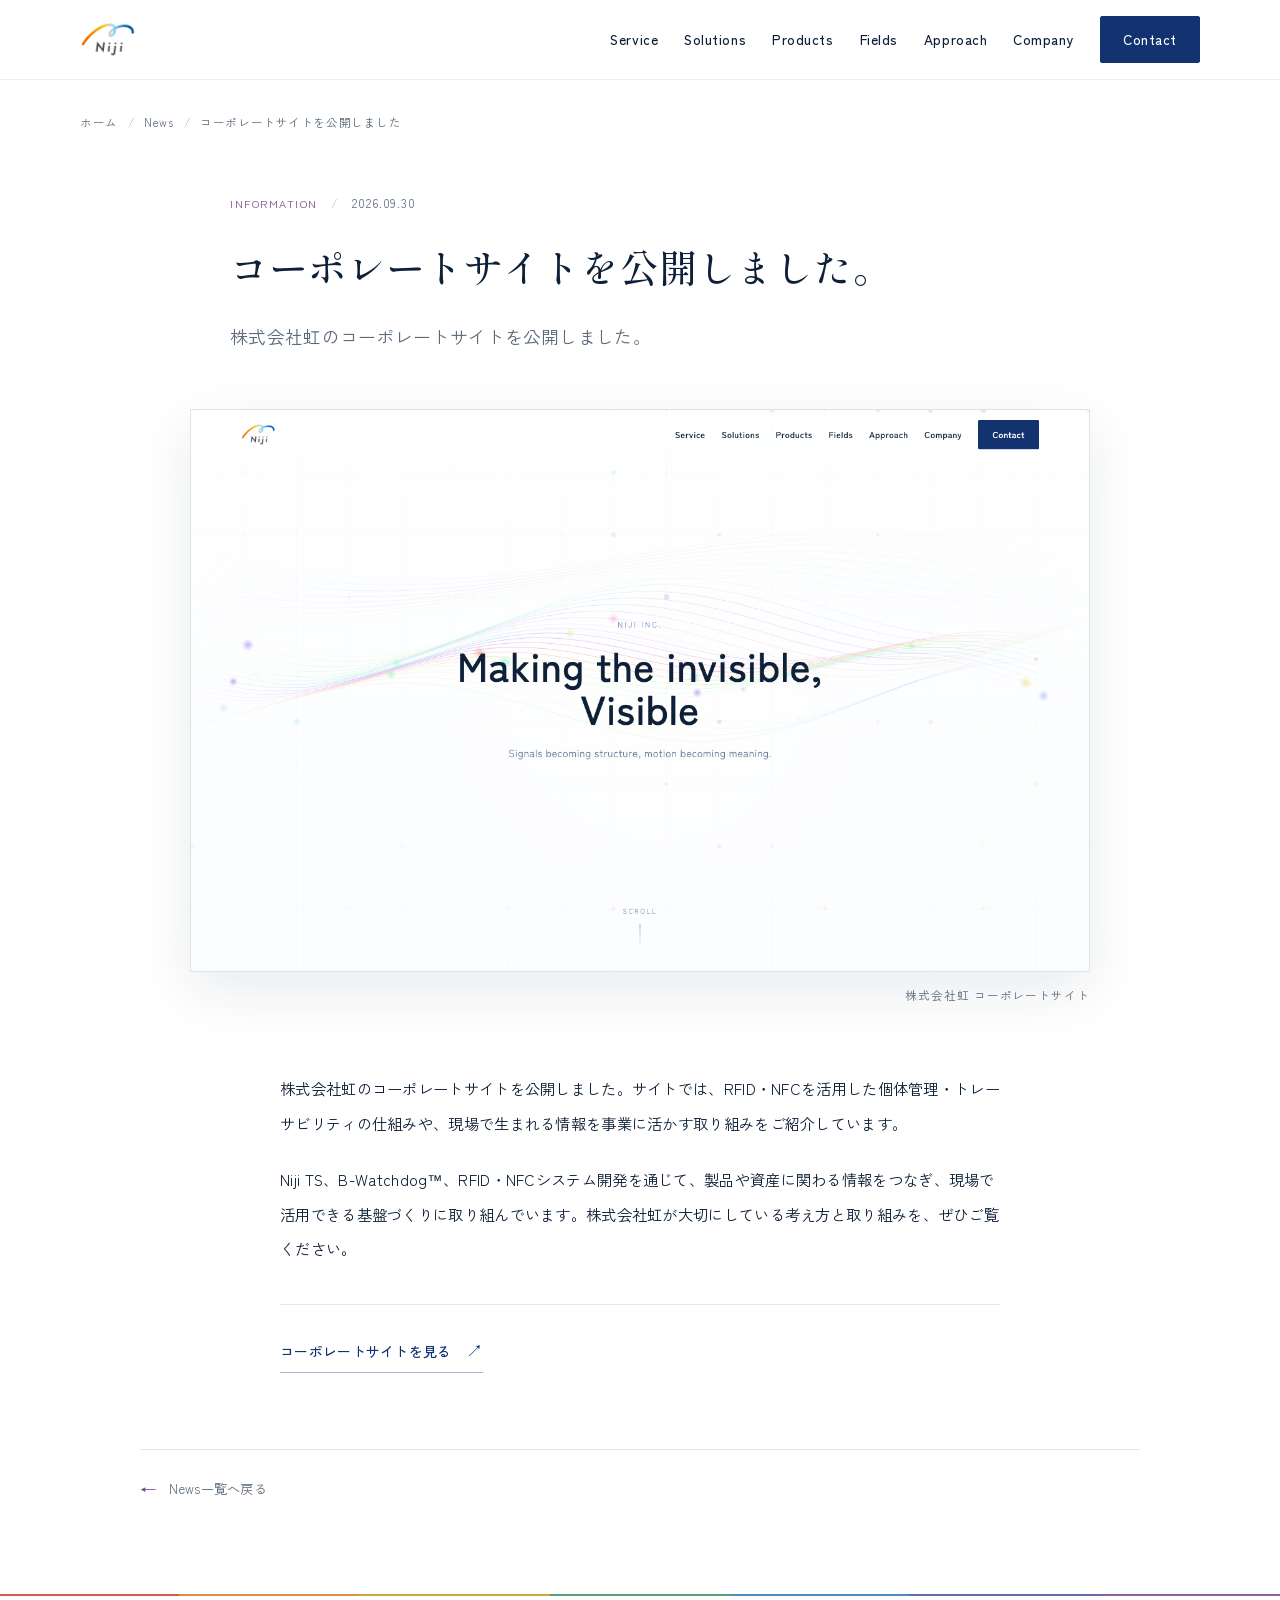
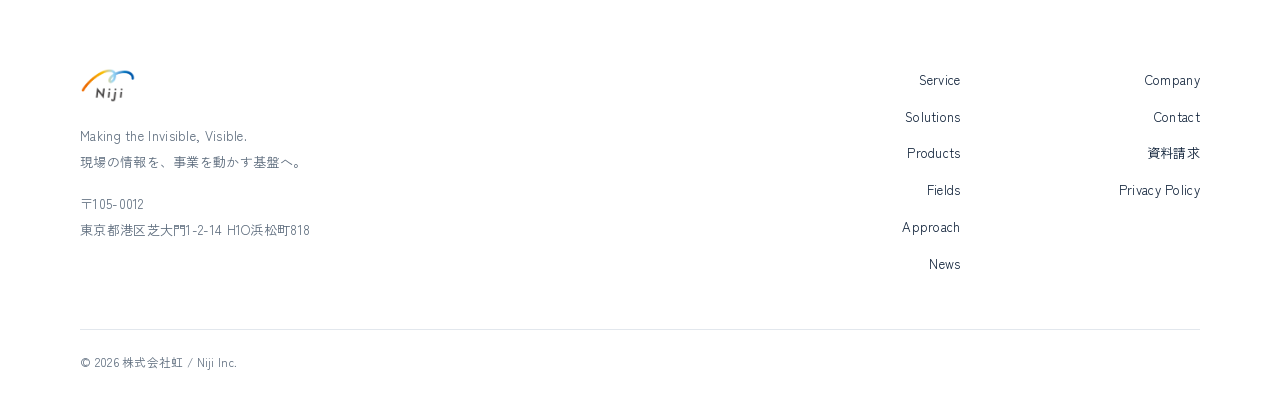
<file: news/site-open.html>
<!doctype html>
<html lang="ja">
<head>
<meta charset="utf-8">
<meta name="viewport" content="width=device-width, initial-scale=1">
<title>コーポレートサイトを公開しました | 株式会社虹</title>
<meta name="description" content="株式会社虹がコーポレートサイトを公開しました。RFID・NFCによる個体管理・トレーサビリティや、現場の情報を事業に活用する取り組みをご紹介しています。">
<meta name="robots" content="index,follow">
<link rel="canonical" href="https://niji-global.com/news/site-open.html">
<meta name="theme-color" content="#ffffff">
<meta property="og:type" content="article">
<meta property="og:site_name" content="株式会社虹">
<meta property="og:title" content="コーポレートサイトを公開しました | 株式会社虹">
<meta property="og:description" content="株式会社虹がコーポレートサイトを公開しました。RFID・NFCによる個体管理・トレーサビリティや、現場の情報を事業に活用する取り組みをご紹介しています。">
<meta property="og:url" content="https://niji-global.com/news/site-open.html">
<meta property="og:image" content="https://niji-global.com/assets/img/ogp.jpg">
<meta property="og:image:width" content="1200">
<meta property="og:image:height" content="630">
<meta property="og:image:alt" content="株式会社虹のロゴと『Making the invisible, Visible.』のメッセージ">
<meta property="og:locale" content="ja_JP">
<meta property="article:section" content="Information">
<meta name="twitter:card" content="summary_large_image">
<meta name="twitter:title" content="コーポレートサイトを公開しました | 株式会社虹">
<meta name="twitter:description" content="株式会社虹がコーポレートサイトを公開しました。">
<meta name="twitter:image" content="https://niji-global.com/assets/img/ogp.jpg">
<link rel="preconnect" href="https://fonts.googleapis.com">
<link rel="preconnect" href="https://fonts.gstatic.com" crossorigin>
<link href="https://fonts.googleapis.com/css2?family=Zen+Kaku+Gothic+New:wght@400;500&family=Shippori+Mincho:wght@500&display=swap" rel="stylesheet">
<link rel="icon" href="../assets/img/favicon.svg" type="image/svg+xml">
<link rel="icon" href="../assets/img/favicon-32.png" sizes="32x32" type="image/png">
<link rel="apple-touch-icon" href="../assets/img/apple-touch-icon.png">
<link rel="stylesheet" href="../assets/css/site.css">
<link rel="stylesheet" href="../assets/css/news.css">
<script type="application/ld+json">
{
  "@context": "https://schema.org",
  "@type": "NewsArticle",
  "@id": "https://niji-global.com/news/site-open.html#article",
  "mainEntityOfPage": {
    "@type": "WebPage",
    "@id": "https://niji-global.com/news/site-open.html"
  },
  "headline": "コーポレートサイトを公開しました",
  "description": "株式会社虹がコーポレートサイトを公開しました。RFID・NFCによる個体管理・トレーサビリティや、現場の情報を事業に活用する取り組みをご紹介しています。",
  "image": ["https://niji-global.com/assets/img/site-main-copy.png"],
  "datePublished": "2026-09-30",
  "author": {
    "@type": "Organization",
    "name": "株式会社虹",
    "url": "https://niji-global.com/"
  },
  "publisher": {
    "@type": "Organization",
    "name": "株式会社虹",
    "url": "https://niji-global.com/"
  },
  "articleSection": "Information",
  "inLanguage": "ja-JP"
}
</script>
<script type="application/ld+json">
{
  "@context": "https://schema.org",
  "@type": "BreadcrumbList",
  "itemListElement": [
    {"@type": "ListItem", "position": 1, "name": "ホーム", "item": "https://niji-global.com/"},
    {"@type": "ListItem", "position": 2, "name": "News", "item": "https://niji-global.com/#news"},
    {"@type": "ListItem", "position": 3, "name": "コーポレートサイトを公開しました", "item": "https://niji-global.com/news/site-open.html"}
  ]
}
</script>
<script src="../assets/js/analytics.js" async></script>
</head>
<body class="news-detail-page">
<a class="news-skip-link" href="#main-content">本文へスキップ</a>

<header class="header is-scrolled">
  <div class="wrap header__in">
    <a class="header__logo" href="../" aria-label="株式会社虹 ホーム"><img src="../assets/img/logo-niji.png" alt="Niji" width="56"></a>
    <nav class="nav" id="nav" aria-label="メインナビゲーション">
      <a href="../#services">Service</a>
      <a href="../#solutions">Solutions</a>
      <a href="../#products">Products</a>
      <a href="../#fields">Fields</a>
      <a href="../#approach">Approach</a>
      <a href="../company.html">Company</a>
      <a class="btn-contact" href="../contact.html">Contact</a>
    </nav>
    <button class="navtoggle" type="button" aria-label="メニュー" aria-expanded="false" aria-controls="nav">
      <span></span><span></span><span></span>
    </button>
  </div>
</header>

<main class="news-main" id="main-content">
  <div class="news-wrap">
    <nav class="news-breadcrumbs" aria-label="パンくずリスト">
      <ol>
        <li><a href="../">ホーム</a></li>
        <li><a href="../#news">News</a></li>
        <li aria-current="page">コーポレートサイトを公開しました</li>
      </ol>
    </nav>

    <article class="news-article">
      <header class="news-article__header">
        <p class="news-article__meta">
          <span class="news-article__category">Information</span>
          <span class="news-article__meta-divider" aria-hidden="true">/</span>
          <time datetime="2026-09-30">2026.09.30</time>
        </p>
        <h1>コーポレートサイトを公開しました。</h1>
        <p class="news-article__lead">株式会社虹のコーポレートサイトを公開しました。</p>
      </header>

      <figure class="news-article__visual">
        <img src="../assets/img/site-main-copy.png" alt="株式会社虹のコーポレートサイトのトップページ。『Making the invisible, Visible』と『現場の情報を、事業を動かす基盤へ。』を掲載しています。" width="1440" height="900" fetchpriority="high" decoding="async">
        <figcaption>株式会社虹 コーポレートサイト</figcaption>
      </figure>

      <div class="news-article__body">
        <p>株式会社虹のコーポレートサイトを公開しました。サイトでは、RFID・NFCを活用した個体管理・トレーサビリティの仕組みや、現場で生まれる情報を事業に活かす取り組みをご紹介しています。</p>
        <p>Niji TS、B-Watchdog™、RFID・NFCシステム開発を通じて、製品や資産に関わる情報をつなぎ、現場で活用できる基盤づくりに取り組んでいます。株式会社虹が大切にしている考え方と取り組みを、ぜひご覧ください。</p>
      </div>

      <div class="news-article__actions">
        <a class="news-article__site-link" href="../">コーポレートサイトを見る <span aria-hidden="true">↗</span></a>
      </div>
    </article>

    <nav class="news-back" aria-label="ニュース一覧へ戻る">
      <a href="../#news"><span aria-hidden="true">←</span> News一覧へ戻る</a>
    </nav>
  </div>
</main>

<div class="rainbow" aria-hidden="true"></div>
<footer class="footer">
  <div class="wrap">
    <div class="footer__in">
      <div class="footer__brand">
        <img class="footer__logo" src="../assets/img/logo-niji.png" alt="Niji" width="56">
        <p>Making the Invisible, Visible.<br>現場の情報を、事業を動かす基盤へ。</p>
        <p>〒105-0012<br>東京都港区芝大門1-2-14 H1O浜松町818</p>
      </div>
      <div class="footer__navs">
        <nav aria-label="サイトマップ">
          <a href="../#services">Service</a>
          <a href="../#solutions">Solutions</a>
          <a href="../#products">Products</a>
          <a href="../#fields">Fields</a>
          <a href="../#approach">Approach</a>
          <a href="../#news">News</a>
        </nav>
        <nav aria-label="会社情報">
          <a href="../company.html">Company</a>
          <a href="../contact.html">Contact</a>
          <a href="../contact.html?type=doc">資料請求</a>
          <a href="../privacy.html">Privacy Policy</a>
        </nav>
      </div>
    </div>
    <p class="footer__base">© 2026 株式会社虹 / Niji Inc.</p>
  </div>
</footer>

<script src="../assets/js/site.js" defer></script>
</body>
</html>
</file>
<file: assets/css/site.css>
:root{
  --ink:#0E2038;          
  --sub:#5C6B7C;          
  --line:#E2E7ED;         
  --mist:#F6F8FA;         
  --brand:#12336F;        
  --white:#ffffff;

  
  --sp1:#C8402F; --sp2:#D97A2B; --sp3:#BE9A1E; --sp4:#3D8F5E;
  --sp5:#2B78B8; --sp6:#4A50A0; --sp7:#77468F;

  
  --sp1-t:#C8402F; --sp2-t:#A95F22; --sp3-t:#896F16; --sp4-t:#367F54;
  --ctrl:#8D99A6;
  --sp5-t:#2A76B4; --sp6-t:#4A50A0; --sp7-t:#77468F;

  --wrap:1280px;
  --pad:80px;             
  --sec:112px;            
  --radius:2px;

  --sans:"Zen Kaku Gothic New", -apple-system, BlinkMacSystemFont, "Hiragino Sans", "Noto Sans JP", sans-serif;
  --serif:"Shippori Mincho", "Hiragino Mincho ProN", "Yu Mincho", serif;
}
*,*::before,*::after{box-sizing:border-box;margin:0;padding:0}
html{scroll-behavior:smooth;scroll-padding-top:80px;-webkit-text-size-adjust:100%}
body{
  font-family:var(--sans); font-weight:400; color:var(--ink);
  background:var(--white); line-height:1.9; letter-spacing:.02em;
  font-size:15px; overflow-x:hidden;
}
img{max-width:100%;height:auto;display:block}
picture{display:block;max-width:100%}
a{color:inherit;text-decoration:none}
ul{list-style:none}
button{font:inherit;color:inherit;background:none;border:none;cursor:pointer}
.wrap{width:min(var(--wrap), calc(100% - var(--pad)*2)); margin-inline:auto}
.header{
  position:fixed; inset:0 0 auto 0; z-index:100; height:80px;
  display:flex; align-items:center;
  background:transparent; border-bottom:1px solid transparent;
  transition:background .35s ease, border-color .35s ease, backdrop-filter .35s ease;
}
.header.is-scrolled{
  background:rgba(255,255,255,.86); backdrop-filter:blur(12px);
  border-bottom-color:rgba(18,51,111,.06);
}
.header__in{display:flex;align-items:center;justify-content:space-between;gap:24px}
.header__logo img{width:56px}
.nav{display:flex;align-items:center;gap:26px}
.nav a{font-size:.86rem;font-weight:500;letter-spacing:.04em;color:var(--ink);position:relative}
.navbox{
  position:absolute;left:-11px;top:-8px;width:calc(100% + 22px);height:calc(100% + 16px);
  overflow:visible;pointer-events:none;opacity:0;
  transition:opacity .18s ease;
}
.navbox path{
  fill:none;stroke-width:1.4;stroke-linecap:butt;stroke-linejoin:miter;
  stroke-dasharray:var(--len);stroke-dashoffset:var(--len);
  transition:stroke-dashoffset .09s linear;
}
.nav a:hover .navbox,.nav a:focus-visible .navbox{opacity:1}
.nav a:hover .navbox path,.nav a:focus-visible .navbox path{stroke-dashoffset:0}
.nav a.btn-contact,.btn-contact{
  background:var(--brand);color:#fff;padding:9px 22px;border-radius:var(--radius);
  border:1px solid var(--brand);font-size:.86rem;font-weight:500;
  transition:background .3s ease,color .3s ease;
}
.nav a.btn-contact:hover,.btn-contact:hover{background:#fff;color:var(--brand)}
.navtoggle{display:none;flex-direction:column;gap:5px;padding:6px}
.navtoggle span{display:block;width:24px;height:2px;background:var(--brand);transition:transform .3s,opacity .3s}
.navtoggle.is-open span:nth-child(1){transform:translateY(7px) rotate(45deg)}
.navtoggle.is-open span:nth-child(2){opacity:0}
.navtoggle.is-open span:nth-child(3){transform:translateY(-7px) rotate(-45deg)}
.hero{position:relative;height:100vh;min-height:560px;overflow:hidden;
  background:radial-gradient(circle at 52% 50%, rgba(255,255,255,.72) 0 18%, rgba(255,255,255,.18) 40%, rgba(255,255,255,0) 68%),
             linear-gradient(180deg,#ffffff 0%,#fbfdff 100%)}
#heroCanvas{position:absolute;inset:0;width:100%;height:100%;display:block}
.hero__stack{position:absolute;inset:0;display:grid;place-items:center;padding:0 24px}
.hero__content{grid-area:1/1;text-align:center;max-width:820px;will-change:opacity,filter,clip-path}
.js .hero__content{opacity:0;filter:blur(16px)}
.hero__eyebrow{font-size:.78rem;letter-spacing:.22em;color:rgba(41,93,170,.66);margin-bottom:1.1rem}
.hero__title{font-size:clamp(2.2rem,5.4vw,4rem);font-weight:500;line-height:1.08;letter-spacing:.01em;color:var(--ink)}
.hero__sub{margin-top:1.4rem;font-size:clamp(.9rem,1.5vw,1.05rem);font-weight:400;color:rgba(42,67,116,.68)}
.hero__story{grid-area:1/1;text-align:center;max-width:760px;opacity:0;pointer-events:none;font-family:var(--serif)}
.hero__story h2{font-size:clamp(1.4rem,3vw,2.1rem);font-weight:500;line-height:1.6;margin-bottom:1.6rem;letter-spacing:.03em}
.hero__story p{font-size:clamp(.88rem,1.4vw,1rem);color:var(--sub);line-height:2.2;opacity:0;transform:translateY(26px);transition:opacity .5s ease,transform .6s cubic-bezier(.22,.8,.3,1)}
.hero__scroll{position:absolute;left:50%;bottom:36px;transform:translateX(-50%);font-size:.66rem;letter-spacing:.24em;color:var(--sub);opacity:.7}
.hero__scroll::after{content:"";display:block;width:1px;height:40px;margin:10px auto 0;background:linear-gradient(180deg,var(--sub),transparent)}
.section{padding:var(--sec) 0}
.section--mist{background:var(--mist)}
.label{display:flex;align-items:center;gap:14px;font-size:.7rem;letter-spacing:.2em;color:var(--sub);margin-bottom:22px}
.label::before{content:"";width:28px;height:1px;background:currentColor}
.label[data-c="1"]{color:var(--sp1-t)}
.label[data-c="2"]{color:var(--sp2-t)}
.label[data-c="3"]{color:var(--sp3-t)}
.label[data-c="4"]{color:var(--sp4-t)}
.label[data-c="5"]{color:var(--sp5-t)}
.label[data-c="6"]{color:var(--sp6-t)}
.label[data-c="7"]{color:var(--sp7-t)}
.head{margin-bottom:56px}
.head h2{font-size:clamp(1.35rem,3.1vw,2.2rem);font-weight:500;line-height:1.55;letter-spacing:.01em}
.head .lead{margin-top:22px;max-width:46em;font-size:.95rem;color:var(--sub);line-height:2.15}
.head--single{max-width:none}
.rows{border-top:1px solid var(--line)}
.row{display:grid;grid-template-columns:150px 1fr;gap:28px;padding:30px 0;border-bottom:1px solid var(--line);
  transition:opacity .7s ease,transform .7s cubic-bezier(.22,.8,.3,1)}
.js .row{opacity:0;transform:translateY(16px)}
.js .row.is-in{opacity:1;transform:none}
.row__num{display:flex;align-items:baseline;gap:9px;font-size:.72rem;letter-spacing:.14em;color:var(--sp1-t)}
.row__num i{width:6px;height:6px;border-radius:50%;background:currentColor;flex:none;transform:translateY(-1px)}
.row h3{font-size:1.02rem;font-weight:500;margin-bottom:6px}
.row p{font-size:.86rem;color:var(--sub);line-height:1.95}
.flow{display:grid;grid-template-columns:repeat(8,1fr);border-top:1px solid var(--line);margin-bottom:8px}
.stage{display:flex;flex-direction:column;align-items:flex-start;justify-content:flex-start;position:relative;text-align:left;padding:22px 14px 26px 0;border-bottom:2px solid transparent;transition:border-color .3s}
.stage.is-active{border-bottom-color:var(--sp2)}
.closing{margin-top:56px;padding-left:22px;border-left:2px solid var(--sp2);font-size:.9rem;color:var(--sub);line-height:2.1}
.steps{display:grid;grid-template-columns:repeat(4,1fr)}
.step{padding-right:26px}
.step__sn{font-size:.7rem;letter-spacing:.14em;color:var(--sp4-t);margin-bottom:14px}
.step__bar{height:2px;background:var(--line);position:relative;margin-bottom:18px}
.step__bar::after{content:"";position:absolute;inset:0 0 0 0;background:var(--sp4);transition:right 1s cubic-bezier(.22,.8,.3,1)}
.js .step__bar::after{right:100%}
.steps.is-in .step__bar::after{right:0}
.step h3,.step h4{font-size:.98rem;font-weight:500;margin-bottom:8px}
.step p{font-size:.83rem;color:var(--sub);line-height:1.95}
.duo{display:grid;grid-template-columns:1fr 1fr;gap:56px}
.person{border-top:1px solid var(--ink);padding-top:26px}
.person__role{font-size:.72rem;letter-spacing:.16em;color:var(--sp6-t);margin-bottom:18px}
.person__bio{font-size:.85rem;color:var(--sub);line-height:2.05;margin-bottom:26px}
.person__name{font-size:1.1rem;font-weight:500;letter-spacing:.08em}
.person__title{display:block;margin-top:4px;font-size:.68rem;letter-spacing:.16em;color:var(--sub)}
.fields{border-top:1px solid var(--line)}
.field{display:grid;grid-template-columns:minmax(200px,270px) 110px 1fr;gap:32px;align-items:center;
  padding:26px 0;border-bottom:1px solid var(--line);
  transition:opacity .7s ease,transform .7s cubic-bezier(.22,.8,.3,1)}
.js .field{opacity:0;transform:translateY(14px)}
.js .field.is-in{opacity:1;transform:none}
.field__status{display:flex;align-items:center;gap:8px;font-size:.76rem;color:var(--sub)}
.field__status i{width:7px;height:7px;border-radius:50%;background:var(--line);transition:background .6s ease}
.field.is-in .field__status i{background:var(--fc)}
html:not(.js) .field__status i{background:var(--fc)}
.field p{font-size:.85rem;color:var(--sub);line-height:1.95}
.cta{padding:96px 0;border-top:1px solid var(--line);border-bottom:1px solid var(--line);background:var(--mist)}
.cta__in{display:grid;grid-template-columns:1.2fr 1fr;gap:56px;align-items:center}
.cta h2{font-size:clamp(1.35rem,2.6vw,1.9rem);font-weight:500;line-height:1.6;margin-bottom:16px}
.cta p{font-size:.9rem;color:var(--sub);line-height:2.1}
.cta__actions{display:flex;flex-direction:column;gap:14px;align-items:flex-start}
.btn{display:inline-flex;align-items:center;gap:12px;padding:15px 34px;border-radius:var(--radius);
  font-size:.9rem;font-weight:500;transition:background .3s,color .3s,border-color .3s}
.btn--primary{background:var(--brand);color:#fff;border:1px solid var(--brand)}
.btn--primary:hover{background:transparent;color:var(--brand)}
.btn--ghost{border:1px solid var(--ctrl);color:var(--ink)}
.btn--ghost:hover{border-color:var(--ink)}
.btn:disabled{opacity:.38;cursor:not-allowed}
.btn:disabled:hover{background:var(--brand);color:#fff}
.news{border-top:1px solid var(--line)}
.news a{display:grid;grid-template-columns:110px 130px 1fr 30px;gap:20px;align-items:center;
  padding:22px 0;border-bottom:1px solid var(--line);transition:background .3s}
.news a:hover{background:var(--mist)}
.news__date{font-size:.78rem;color:var(--sub);letter-spacing:.06em}
.news__cat{justify-self:start;font-size:.7rem;letter-spacing:.08em;color:var(--sp7-t);
  background:rgba(119,70,143,.08);padding:4px 12px;border-radius:var(--radius)}
.news__title{font-size:.92rem}
.rainbow{height:2px;background:linear-gradient(90deg,var(--sp1) 0 14%,var(--sp2) 14% 28%,var(--sp3) 28% 43%,var(--sp4) 43% 57%,var(--sp5) 57% 71%,var(--sp6) 71% 86%,var(--sp7) 86% 100%);opacity:.85}
.footer{padding:72px 0 40px}
.footer__in{display:grid;grid-template-columns:1.4fr 1fr;gap:48px}
.footer__logo{width:56px;margin-bottom:20px}
.footer__brand p{font-size:.82rem;color:var(--sub);line-height:2}
.footer__brand p+p{margin-top:16px}
.footer__navs{display:grid;grid-template-columns:1fr 1fr;gap:32px;justify-items:end}
.footer__navs nav{display:flex;flex-direction:column;gap:12px;text-align:right}
.footer__navs a{font-size:.82rem;color:var(--ink)}
.footer__navs a:hover{color:var(--sp5)}
.footer__base{margin-top:52px;padding-top:22px;border-top:1px solid var(--line);font-size:.72rem;color:var(--sub)}
.page-hero{padding:172px 0 72px;border-bottom:1px solid var(--line)}
.page-hero h1{font-size:clamp(1.5rem,3.4vw,2.4rem);font-weight:500;line-height:1.5;letter-spacing:.02em}
.page-hero .lead{margin-top:20px;font-size:.95rem;color:var(--sub);max-width:46em;line-height:2.15}
.mincho{font-family:var(--serif)}
.proftable{width:100%;border-collapse:collapse}
.proftable th,.proftable td{text-align:left;font-size:.88rem;padding:20px 6px;border-bottom:1px solid var(--line);vertical-align:top}
.proftable th{width:200px;font-weight:500}
.proftable td{color:var(--sub);font-weight:400;line-height:1.95}
.split{display:grid;grid-template-columns:.92fr 1.08fr;gap:64px;align-items:center}
.split--rev{grid-template-columns:1.08fr .92fr}
.prose h2,.prose h3{font-size:1.2rem;font-weight:500;margin-bottom:18px;line-height:1.6}
.prose p{font-size:.9rem;color:var(--sub);line-height:2.2}
.prose p+p{margin-top:16px}
.form{max-width:720px}
.field-set{margin-bottom:30px}
.field-set>label{display:block;font-size:.82rem;font-weight:500;margin-bottom:10px}
.req{color:var(--sp1);margin-left:6px}
.form input[type=text],.form input[type=email],.form input[type=tel],.form textarea{
  width:100%;padding:13px 14px;border:1px solid var(--ctrl);border-radius:var(--radius);
  font:inherit;font-size:.9rem;color:var(--ink);background:#fff;transition:border-color .25s}
.form input:not([type=radio]):not([type=checkbox]):focus,.form textarea:focus{outline:none;border-color:var(--brand)}
.chips label:has(input:focus-visible),.consent input:focus-visible{outline:2px solid var(--sp5);outline-offset:3px}
@media (max-width:720px){.form input,.form textarea,.form select{font-size:16px}}
.chips{display:flex;flex-wrap:wrap;gap:10px}
.chips label{display:inline-flex;align-items:center;gap:8px;padding:9px 16px;border:1px solid var(--ctrl);
  border-radius:var(--radius);font-size:.82rem;cursor:pointer;transition:border-color .25s,color .25s}
.chips label:has(input:checked){border-color:var(--brand);color:var(--brand)}
.consent{display:flex;gap:12px;align-items:flex-start;font-size:.82rem;color:var(--sub);line-height:1.9}
.note{margin-top:18px;font-size:.76rem;color:var(--sub)}
:focus-visible{
  outline:2px solid var(--sp5);
  outline-offset:3px;
  border-radius:1px;
}
.nav a.btn-contact:focus-visible,.btn:focus-visible{outline-offset:4px}
.reveal{transition:opacity .8s ease,transform .8s cubic-bezier(.22,.8,.3,1)}
.js .reveal{opacity:0;transform:translateY(20px)}
.js .reveal.is-in{opacity:1;transform:none}
@media (max-width:1080px){
:root{--pad:40px;--sec:88px}
.head{margin-bottom:40px}
.head .lead{margin-top:18px}
.flow{grid-template-columns:repeat(4,1fr)}
.stage{padding-right:12px}
.steps{grid-template-columns:1fr 1fr;gap:32px}
.duo{grid-template-columns:1fr;gap:40px}
.cta__in{grid-template-columns:1fr;gap:32px}
.split,.split--rev{grid-template-columns:1fr;gap:34px}
.footer__in{grid-template-columns:1fr;gap:36px}
.footer__navs{justify-items:start}
.footer__navs nav{text-align:left}
}
@media (max-width:720px){
:root{--pad:24px;--sec:72px}
body{font-size:14.5px}
.nav{position:fixed;inset:80px 0 auto 0;flex-direction:column;align-items:stretch;gap:0;
    background:#fff;border-bottom:1px solid var(--line);padding:8px 24px 24px;display:none}
.nav.is-open{display:flex}
.nav a{padding:15px 0;border-bottom:1px solid var(--line)}
.nav a::after{display:none}
.nav .btn-contact{margin-top:16px;text-align:center;border-bottom:none}
.navtoggle{display:flex}
.flow{grid-template-columns:repeat(2,1fr)}
.row{grid-template-columns:1fr;gap:8px;padding:22px 0}
.steps{grid-template-columns:1fr;gap:26px}
.step{padding-right:0}
.field{grid-template-columns:1fr;gap:10px}
.news a{grid-template-columns:1fr;gap:6px;padding:18px 0}
.proftable th,.proftable td{display:block;width:100%;border-bottom:none;padding:12px 0 0}
.proftable td{border-bottom:1px solid var(--line);padding-bottom:16px}
.footer__navs{grid-template-columns:1fr}
}
.hero-wrap{height:280vh;position:relative}
.hero{position:sticky;top:0}
@media (max-width:720px){
.hero-wrap{height:260vh}
}
@media (prefers-reduced-motion: reduce){
.js .reveal, .js .row, .js .field{opacity:1!important;transform:none!important}
.js .step__bar::after{right:0!important}
.step-fig img, .step__fig img{transition-duration:.01ms!important}
html{scroll-behavior:auto}
}
.wstep{border-bottom:1px solid var(--line);padding-bottom:36px;margin-bottom:12px}
.wstep:last-child{border-bottom:none}
.wstep .row{border-bottom:none;padding:30px 0 4px}
.step-fig img{width:100%;max-width:1120px;margin-inline:auto}
.js .step-fig img{opacity:0;transform:translateY(16px);
  transition:opacity .9s ease,transform .9s cubic-bezier(.22,.8,.3,1)}
.js .step-fig.is-in img{opacity:1;transform:none}
.step__fig{margin:6px 0 18px}
.step__fig img{width:100%;max-width:310px}
.js .step__fig img{opacity:0;transform:translateY(14px);
  transition:opacity .8s ease,transform .8s cubic-bezier(.22,.8,.3,1)}
.js .steps.is-in .step__fig img{opacity:1;transform:none}
.js .steps.is-in .step:nth-child(2) .step__fig img{transition-delay:.10s}
.js .steps.is-in .step:nth-child(3) .step__fig img{transition-delay:.20s}
.js .steps.is-in .step:nth-child(4) .step__fig img{transition-delay:.30s}
@media (prefers-reduced-motion: reduce){
.js .step-fig img,.js .steps .step__fig img{opacity:1!important;transform:none!important}
}
@media (max-width:720px){
.wstep{padding-bottom:26px}
.step__fig img{max-width:340px}
.step-fig img{max-width:100%}
}
#introVeil{display:none}
html.intro-on #introVeil{
  display:flex;align-items:center;justify-content:center;
  position:fixed;inset:0;z-index:9999;
  background:var(--white);            
  opacity:1;transition:opacity .9s cubic-bezier(.4,0,.25,1) .34s;
}
html.intro-on #introVeil.is-done{opacity:0;pointer-events:none}
.introfig{position:relative;width:min(310px,44vw);line-height:0}
.introfig>*{display:block;width:100%;height:auto;background:transparent}
#introStill{position:absolute;left:0;top:0;opacity:0;filter:blur(0);transform:scale(1)}
.introfig.is-still #introVideo{opacity:0}
.introfig.is-still #introStill{opacity:1}
html.intro-on #introVeil.is-done #introStill{
  filter:blur(15px);transform:scale(1.10);opacity:0;
  transition:filter .85s cubic-bezier(.4,0,.25,1),
             transform 1.05s cubic-bezier(.32,.02,.3,1),
             opacity .85s cubic-bezier(.5,0,.4,1);
}
html.intro-on .page-hero .wrap,
html.intro-on #philosophy .wrap{opacity:0;transform:translateY(18px)}
html.intro-on .page-hero .wrap{
  transition:opacity 1.2s cubic-bezier(.4,0,.25,1) .34s,
             transform 1.3s cubic-bezier(.4,0,.25,1) .34s;
}
html.intro-on #philosophy .wrap{
  transition:opacity 1.2s cubic-bezier(.4,0,.25,1) .58s,
             transform 1.3s cubic-bezier(.4,0,.25,1) .58s;
}
html.intro-settled .page-hero .wrap,
html.intro-settled #philosophy .wrap{opacity:1;transform:none}
html.intro-lock,html.intro-lock body{overflow:hidden}
.faq{border-top:1px solid var(--line)}
.faq__item{display:grid;grid-template-columns:minmax(260px,420px) 1fr;gap:40px;
  padding:30px 0;border-bottom:1px solid var(--line)}
.faq__item h3{font-size:1rem;font-weight:500;line-height:1.75}
.faq__item p{font-size:.88rem;color:var(--sub);line-height:2.1}
.news__row{display:grid;grid-template-columns:110px 130px 1fr;gap:20px;align-items:center;
  padding:22px 0;border-bottom:1px solid var(--line)}
@media (max-width:1080px){
.faq__item{grid-template-columns:1fr;gap:10px}
}
@media (max-width:720px){
.news__row{grid-template-columns:1fr;gap:6px;padding:18px 0}
}
.formcol{width:min(760px,100%);margin-inline:auto}
.aftersend{margin-top:64px;padding-top:30px;border-top:1px solid var(--line)}
.aftersend__ttl{font-size:.72rem;letter-spacing:.14em;color:var(--sp5-t);margin-bottom:18px}
.aftersend__list{list-style:none;margin:0;padding:0}
.aftersend__list li{display:grid;grid-template-columns:44px 1fr;gap:14px;align-items:baseline;
  padding:12px 0;border-bottom:1px solid var(--line);font-size:.92rem;line-height:1.75}
.aftersend__list li:last-child{border-bottom:0}
.aftersend__n{font-size:.74rem;letter-spacing:.08em;color:var(--muted)}
@media (max-width:720px){
.aftersend__list li{grid-template-columns:36px 1fr;gap:10px;font-size:.88rem}
}
.page-hero--ribbon{position:relative;overflow:hidden;min-height:clamp(300px,32vw,400px);
  display:flex;flex-direction:column;justify-content:center}
.page-hero--ribbon .wrap{position:relative;z-index:2}
.nj-ribbon{
  
  position:absolute;right:-5%;bottom:0;
  width:56%;max-width:760px;aspect-ratio:1200/389;
  background-color:#B9E4C7;              
  opacity:.55;pointer-events:none;z-index:1;
  
  -webkit-mask-size:contain;  mask-size:contain;
  -webkit-mask-repeat:no-repeat; mask-repeat:no-repeat;
  -webkit-mask-position:center;  mask-position:center;
}
@media (max-width:1080px){
.nj-ribbon{width:74%;right:-14%;opacity:.42}
}
@media (max-width:720px){
.nj-ribbon{width:124%;right:-30%;bottom:0;opacity:.28}
}
@media (prefers-reduced-motion: reduce){
html.intro-on .page-hero .wrap,
  html.intro-on #philosophy .wrap{transform:none}
html.intro-on #introVeil.is-done #introStill{transform:none}
}
.logorow{grid-template-columns:.78fr 1.22fr}
.logobox{
  display:flex;align-items:center;justify-content:center;
  background:var(--mist);border:1px solid var(--line);
  padding:44px;min-height:210px;
}
.logobox img{width:min(220px,74%);height:auto;display:block}
@media (max-width:1080px){
.logorow{grid-template-columns:1fr}
.logobox{min-height:170px;padding:34px}
}
.txtlink-row{margin-top:28px}
.txtlink{display:inline-flex;align-items:center;gap:10px;font-size:.82rem;letter-spacing:.04em;color:var(--ink);
  border:1px solid var(--ctrl);border-radius:var(--radius);padding:9px 14px 9px 16px;line-height:1.5;transition:border-color .3s,background .3s}
.txtlink:hover{border-color:var(--ink);background:var(--mist)}
.txtlink:focus-visible{outline:2px solid var(--sp5);outline-offset:4px}
.cta__actions .txtlink{margin-top:6px}
.page-hero .txtlink-row{margin-top:22px}
.section--rule{border-top:1px solid var(--line)}
.cta--white{background:#fff}
.cta__in{grid-template-columns:1fr;gap:40px;align-items:start}
.cta h2 .nb{display:inline-block}
.cta__actions{flex-direction:row;flex-wrap:wrap;align-items:center;gap:16px 20px}
.cta__actions .btn{min-width:230px;justify-content:center}
.cta__actions .txtlink{margin:0}
@media (max-width:720px){
.cta__actions{flex-direction:column;align-items:stretch}
.cta__actions .btn{width:100%;min-width:0}
.cta__actions .txtlink{margin:8px 0 0;align-self:flex-start}
.cta p br{display:none}
}
.head .lead{max-width:50em;text-wrap:pretty;word-break:auto-phrase}
.wstep{display:grid;grid-template-columns:minmax(0,1fr) min(440px,36%);gap:0 56px;
  align-items:center;padding:28px 0;margin-bottom:0}
.wstep .row{padding:0;align-self:center}
.wstep .row p{text-wrap:pretty;word-break:auto-phrase}
.wstep .step-fig{margin:0}
.wstep .step-fig img{max-width:100%;margin:0}
@media (max-width:900px){
.wstep{grid-template-columns:1fr;gap:18px 0;padding:24px 0 28px}
.wstep .step-fig img{max-width:560px}
}
.fields--tiles{border-top:none;display:grid;grid-template-columns:repeat(4,minmax(0,1fr));
  border:1px solid var(--line);border-radius:2px}
.fields--tiles .field{display:grid;grid-template-columns:1fr;grid-template-areas:"s";gap:0;
  position:relative;min-height:280px;padding:30px 28px;border-bottom:none;outline:none;
  background:#fff;transition:background .45s ease,opacity .7s ease,transform .7s cubic-bezier(.22,.8,.3,1)}
.fields--tiles .field+.field{border-left:1px solid var(--line)}
.field__face,.field__detail{grid-area:s;display:flex;flex-direction:column;min-width:0}
.field__face{transition:opacity .45s ease,transform .55s cubic-bezier(.22,.8,.3,1),filter .45s ease}
.field__face h3{font-size:1rem;font-weight:500;line-height:1.65}
.field__face .field__status{margin-top:auto;padding-top:22px}
.field__detail{justify-content:center;opacity:0;transform:translateY(14px);pointer-events:none;
  transition:opacity .45s ease,transform .55s cubic-bezier(.22,.8,.3,1)}
.field__name{font-size:.74rem;letter-spacing:.08em;color:var(--fc,var(--sub));margin-bottom:10px}
.fields--tiles .field__detail p:not(.field__name){font-size:.86rem;line-height:1.95;color:var(--ink)}
@media (hover:hover){
.fields--tiles .field:hover,.fields--tiles .field:focus-visible{
    background:color-mix(in srgb,var(--fc) 6%,#fff)}
.fields--tiles .field:hover .field__face,.fields--tiles .field:focus-visible .field__face{
    opacity:.07;transform:translateY(-10px);filter:blur(1.5px)}
.fields--tiles .field:hover .field__detail,.fields--tiles .field:focus-visible .field__detail{
    opacity:1;transform:none}
}
.fields--tiles .field:focus-visible{box-shadow:inset 0 0 0 2px var(--sp6)}
@media (hover:none){
.fields--tiles .field{grid-template-areas:none;min-height:0}
.field__face,.field__detail{grid-area:auto}
.field__detail{opacity:1;transform:none;margin-top:16px}
.field__name{display:none}
.field__face .field__status{padding-top:12px}
}
@media (max-width:1080px){
.fields--tiles{grid-template-columns:repeat(2,minmax(0,1fr))}
.fields--tiles .field:nth-child(3){border-left:none}
.fields--tiles .field:nth-child(n/**/+3){border-top:1px solid var(--line)}
}
@media (max-width:720px){
.fields--tiles{grid-template-columns:1fr}
.fields--tiles .field+.field{border-left:none;border-top:1px solid var(--line)}
.fields--tiles .field{grid-template-columns:1fr;padding:24px 22px}
}
@media (prefers-reduced-motion:reduce){
.field__face,.field__detail{transition:opacity .2s linear}
.fields--tiles .field:hover .field__face{transform:none}
}
.duo{align-items:stretch}
.person{display:flex;flex-direction:column}
.person__bio{flex:1 1 auto}
.person__name{margin-top:auto}
.wstep .row{grid-template-columns:1fr;gap:0}
.wstep .row__num{margin-bottom:12px}
.wstep .row h3{font-size:1.08rem;margin-bottom:8px}
.fields--tiles .field{min-height:0;padding:0 0 26px}
.field__ill{display:block;width:100%;height:auto;aspect-ratio:4/3;object-fit:cover;margin:0 0 20px}
.fields--tiles .field__face h3,.fields--tiles .field__face .field__status{padding:0 24px}
.fields--tiles .field__detail{padding:24px}
@media (hover:hover){
.fields--tiles .field:hover .field__face,.fields--tiles .field:focus-visible .field__face{
    opacity:.14;transform:none;filter:blur(1px)}
}
@media (hover:none){
.fields--tiles .field__detail{padding:0 24px;margin-top:14px}
}
@media (max-width:720px){
.fields--tiles .field{padding:0 0 22px}
.field__ill{margin-bottom:16px}
}
@media (hover:hover){
.fields--tiles .field:hover .field__face,.fields--tiles .field:focus-visible .field__face{opacity:1;filter:none}
.field__ill,.field__face h3,.field__face .field__status{transition:opacity .45s ease,filter .45s ease}
.fields--tiles .field:hover .field__ill,.fields--tiles .field:focus-visible .field__ill{opacity:.16;filter:blur(1px)}
.fields--tiles .field:hover .field__face h3,.fields--tiles .field:hover .field__face .field__status,
  .fields--tiles .field:focus-visible .field__face h3,.fields--tiles .field:focus-visible .field__face .field__status{opacity:0}
}
@media (min-width:1081px){
.steps{grid-template-columns:repeat(5,minmax(0,1fr))}
}
.orbit__ring,.orbit__count{display:none}
.orbit--on{position:relative;margin-top:8px}
.orbit--on .orbit__stage{position:sticky;top:80px;height:calc(100vh - 80px);min-height:600px;overflow:hidden}
.orbit--on .orbit__ring{display:block;position:absolute;inset:0;pointer-events:none}
.orbit--on .orbit__ring circle{fill:none;stroke:var(--line);stroke-width:1}
.orbit--on .orbit__count{display:block;position:absolute;left:0;top:18px;font-size:.72rem;letter-spacing:.16em;color:var(--sub)}
.orbit--on .orbit__count b{font-weight:500;color:var(--sp4-t);font-size:1rem;letter-spacing:.06em}
.orbit--on .steps{display:block;position:absolute;inset:0}
.orbit--on .step{position:absolute;left:0;top:0;width:340px;padding:0;text-align:center;
  display:flex;flex-direction:column;align-items:center;will-change:transform,opacity}
.orbit--on .step__fig{order:1;margin:0 auto 18px;width:300px}
.orbit--on .step__fig img{display:block;width:300px;max-width:none;height:auto;aspect-ratio:816/660;
  margin:0 auto;border:0;opacity:1!important;transform:none!important;transition:none}
.orbit--on .step__sn{order:2;margin:0 0 10px}
.orbit--on .step__bar{order:3;width:64px;margin:0 auto 14px}
.orbit--on .step__bar::after{right:0!important}
.orbit--on .step h3{order:4}
.orbit--on .step p:not(.step__sn){order:5;max-width:22em}
.orbit--on .step__sn,.orbit--on .step__bar,.orbit--on .step h3,.orbit--on .step p{opacity:var(--txt,0)}
.field__name{color:var(--sp6-t)}
.page-hero .lead.mincho{max-width:none;margin-top:28px;line-height:2.2}
.page-hero:has(.lead.mincho){padding-bottom:88px}
@media (min-width:1081px){
.nowrap-pc{white-space:nowrap}
}
.orbit--on .step{width:600px}
.orbit--on .step p:not(.step__sn){max-width:none;white-space:nowrap}
.field-label{display:block;font-size:.82rem;font-weight:500;margin-bottom:10px}
.chips--seg{gap:0;border:1px solid var(--ctrl);border-radius:var(--radius);overflow:hidden;max-width:420px}
.chips--seg label{position:relative;flex:1 1 0;justify-content:center;border:0;border-radius:0;padding:13px 16px;font-size:.88rem}
.chips--seg input{position:absolute;opacity:0;width:1px;height:1px;margin:0}
.chips--seg label+label{border-left:1px solid var(--ctrl)}
.chips--seg label:has(input:checked){background:var(--brand);color:#fff}
.chips--seg label:has(input:focus-visible){outline-offset:-2px}
.field-set--seg{margin-bottom:38px}
.field-hint{margin-left:10px;font-size:.74rem;font-weight:400;color:var(--sub)}
.consent--opt{color:var(--ink)}
.form ::placeholder{color:#6F7E8F}
.sr-only{position:absolute;width:1px;height:1px;overflow:hidden;clip:rect(0 0 0 0);white-space:nowrap}
.form__req{font-size:.78rem;color:var(--sub);margin:0 0 22px}
.form__err{font-size:.8rem;color:var(--sp1-t);margin:8px 0 0}
.chips label:has(input[aria-invalid="true"]){border-color:var(--sp1-t)}
.cta__actions .txtlink{align-self:center}
</file>
<file: assets/css/top.css>
/* ============================================================================
   トップページ用のスタイル（index.html だけが読み込む）
   ============================================================================ */

/* ── SERVICE：提供一覧 ── */
.offer{padding:72px 0 64px;border-bottom:1px solid var(--line)}
.offer .label{margin-bottom:22px}
.offer__grid{display:grid;grid-template-columns:repeat(3,1fr);border-top:1px solid var(--line)}
.offer__item{position:relative;display:flex;flex-direction:column;gap:6px;padding:26px 56px 26px 32px;transition:background .3s}
.offer__item+.offer__item{border-left:1px solid var(--line)}
.offer__item:hover{background:var(--mist)}
.offer__kind{font-size:.66rem;letter-spacing:.2em;color:var(--sub)}
.offer__name{font-size:1.2rem;font-weight:500;color:var(--ink)}
.offer__desc{font-size:.84rem;color:var(--sub)}
.offer__go{position:absolute;right:24px;top:50%;transform:translateY(-50%);width:30px;height:30px;border:1px solid var(--ink);border-radius:50%;display:grid;place-items:center;font-size:.85rem;color:var(--ink);transition:transform .3s,background .3s,color .3s}
.offer__item:hover .offer__go{background:var(--ink);color:#fff}
.offer__item:hover .offer__go{transform:translate(4px,-50%)}
@media (max-width:900px){
  .offer__grid{grid-template-columns:1fr}
  .offer__item,.offer__item+.offer__item{padding:20px 40px 20px 0;border-left:none;border-bottom:1px solid var(--line)}
  .offer__go{right:8px}
}

/* ── SOLUTIONS：工程線 ── */
.pline{margin-top:8px;padding:28px 0 8px;border-top:1px solid var(--line)}
.pline__bar{display:flex;align-items:center;gap:14px;font-size:.82rem;color:var(--sub);padding:10px 0;border-top:2px solid var(--sp5);border-bottom:1px solid var(--line);margin-bottom:26px}
.pline__bar span{font-weight:500;color:var(--sp5-t);letter-spacing:.06em}
.pline__steps{list-style:none;margin:0;padding:0;display:grid;grid-template-columns:repeat(7,1fr);position:relative}
.pline__steps::before{content:"";position:absolute;left:0;right:0;top:6px;height:1px;background:var(--sp5)}
.pline__steps li{position:relative;padding-top:26px;padding-right:10px}
.pline__steps li::before{content:"";position:absolute;left:0;top:0;width:13px;height:13px;border-radius:50%;background:#fff;border:2px solid var(--sp5)}
.pline__steps li.is-stock::before{background:var(--sp4);border-color:var(--sp4)}
.pline__steps li.is-bw::before{background:var(--sp2);border-color:var(--sp2)}
.pline__steps b{display:block;font-size:.95rem;font-weight:500;color:var(--ink);margin-bottom:4px}
.pline__steps span{font-size:.76rem;color:var(--sub)}
.pline__use{display:grid;grid-template-columns:repeat(7,1fr);margin-top:26px}
.pline__u{font-size:.8rem;color:var(--sub);line-height:1.8;padding-top:12px;border-top:2px solid}
.pline__u span{display:block;font-weight:500;color:var(--ink);font-size:.86rem}
.pline__u--stock{grid-column:3 / span 2;border-color:var(--sp4);margin-right:24px}
.pline__u--bw{grid-column:5 / span 3;border-color:var(--sp2)}
@media (max-width:900px){
  .pline__steps{grid-template-columns:1fr;gap:16px;padding-left:28px}
  .pline__steps::before{left:6px;right:auto;top:0;bottom:0;width:1px;height:auto}
  .pline__steps li{padding:0}
  .pline__steps li::before{left:-28px;top:3px}
  .pline__use{grid-template-columns:1fr;gap:14px}
  .pline__u--stock,.pline__u--bw{grid-column:auto;margin:0}
}

/* ── PRODUCTS：Niji TS の機能タイル（B-Watchdog™ を大きめに） ── */
.pgrid{display:grid;grid-template-columns:1fr 1.25fr 1fr 1fr;border-top:1px solid var(--line);border-bottom:1px solid var(--line)}
.pcard{display:flex;flex-direction:column;padding:30px 26px;transition:background .3s}
.pcard+.pcard{border-left:1px solid var(--line)}
.pcard:hover{background:var(--mist)}
.pcard__tag{font-size:.66rem;letter-spacing:.16em;color:var(--sp7-t);margin-bottom:10px}
.pcard h3{font-size:1.1rem;font-weight:500;margin-bottom:12px}
.pcard--hero h3{font-size:1.3rem}
.pcard p{font-size:.83rem;color:var(--sub);line-height:1.95}
.pcard .pcard__catch{font-size:.95rem;color:var(--ink);font-weight:500;line-height:1.8;margin-bottom:8px}
.pcard__feats{list-style:none;margin:16px 0 0;padding:0;display:flex;flex-wrap:wrap;gap:6px}
.pcard__feats{gap:4px 16px}
.pcard__feats li{font-size:.72rem;color:var(--sub);position:relative;padding-left:11px}
.pcard__feats li::before{content:"";position:absolute;left:0;top:.55em;width:5px;height:5px;border-radius:50%;background:var(--sp7)}
.pcard__go{margin-top:22px;align-self:flex-start;justify-self:start;width:max-content;display:inline-flex;align-items:center;gap:10px;font-size:.8rem;letter-spacing:.06em;font-weight:500;color:var(--ink);border:1px solid var(--ink);border-radius:var(--radius);padding:10px 16px 10px 18px;transition:background .25s,color .25s}
.pcard:hover .pcard__go,.pcard:focus-visible .pcard__go{background:var(--ink);color:#fff}
.custom-note{display:flex;align-items:center;justify-content:space-between;gap:24px;margin-top:28px;padding:20px 24px;border-left:2px solid var(--sp3)}
.custom-note p{font-size:.86rem;color:var(--sub);line-height:1.9}
.custom-note b{font-weight:500;color:var(--ink);margin-right:8px}
@media (max-width:1080px){
  .pgrid{grid-template-columns:1fr 1fr}
  .pcard:nth-child(3){border-left:none}
  .pcard:nth-child(n+3){border-top:1px solid var(--line)}
}
@media (max-width:720px){
  .pgrid{grid-template-columns:1fr}
  .pcard+.pcard{border-left:none;border-top:1px solid var(--line)}
  .pcard{padding:24px 4px}
  .custom-note{flex-direction:column;align-items:flex-start}
}

/* ── REPRESENTATIVES：扱う領域の短縮版 ── */
.domains3{margin-top:56px;border-top:1px solid var(--line)}
.domains3__row{display:flex;flex-wrap:wrap;align-items:center;gap:10px 22px;padding:16px 0;border-bottom:1px solid var(--line);font-size:.86rem;color:var(--ink)}
.domains3__k{min-width:9em;font-size:.68rem;letter-spacing:.18em;color:var(--dc)}
.domains3__row span:not(.domains3__k)::before{content:"";display:inline-block;width:5px;height:5px;border-radius:50%;background:var(--line);margin-right:9px;vertical-align:2px}

/* SERVICE：提供一覧のすぐ下に、個別開発の進め方（旧 WHAT WE DO）を続ける */
.offer{padding-bottom:112px}
.offer__custom{margin-top:96px}
/* PRODUCTS：2列 */
.pgrid{grid-template-columns:1fr 1fr}
.pcard{padding:34px 40px}
.pcard--hero h3{font-size:1.1rem}
@media (max-width:1080px){ .pgrid{grid-template-columns:1fr 1fr} .pcard:nth-child(n+3){border-top:none} }
@media (max-width:720px){ .pgrid{grid-template-columns:1fr} .pcard{padding:26px 4px} }
/* SOLUTIONS：使いどころの帯に小さなイラストを添える（主張しすぎない大きさ・濃さ） */
.pline__u{display:grid;grid-template-columns:112px minmax(0,1fr);gap:16px;align-items:start}
.pline__u img{width:112px;height:80px;object-fit:cover;border-radius:2px;opacity:.9}
.pline__u p{font-size:.8rem;color:var(--sub);line-height:1.8}
.pline__u p span{display:block;font-weight:500;color:var(--ink);font-size:.86rem}
@media (max-width:900px){ .pline__u{grid-template-columns:88px minmax(0,1fr)} .pline__u img{width:88px;height:64px} }
.custom-note .txtlink{flex:none}
/* PRODUCTS：左右のカードで、ラベル・名前・一言・補足・特長・リンクの行をそろえる（subgrid） */
@media (min-width:721px){
  .pgrid{grid-template-rows:repeat(6,auto)}
  .pcard{display:grid;grid-row:span 6;grid-template-rows:subgrid;row-gap:0;align-content:start}
  .pcard__feats{align-self:start}
  .pcard__go{align-self:start;justify-self:start}
}
/* 個別開発の注記：縦に積む */
.custom-note{display:block}
.custom-note p+p{margin-top:6px}
.custom-note b{display:block;margin:0 0 4px}
.custom-note .custom-note__cta{margin-top:16px}
.custom-note .custom-note__cta .txtlink{white-space:normal}
/* SERVICE：コアの一文 */
.offer__core{font-size:1.05rem;font-weight:500;color:var(--ink);line-height:1.9;margin:-4px 0 26px}
.offer__core span{display:block;font-size:.86rem;font-weight:400;color:var(--sub)}
</file>
<file: assets/css/news.css>
.news-detail-page .header {
  background: rgba(255,255,255,.94);
  border-bottom-color: rgba(18,51,111,.08);
  backdrop-filter: blur(12px);
}
.news-skip-link {
  position: fixed;
  top: 12px;
  left: 12px;
  z-index: 200;
  padding: 10px 16px;
  color: #fff;
  background: var(--brand);
  transform: translateY(-160%);
}
.news-skip-link:focus { transform: translateY(0); }
.news-main { padding: 112px 0 88px; }
.news-wrap { width: min(1120px, calc(100% - 48px)); margin-inline: auto; }
.news-breadcrumbs { margin-bottom: 58px; }
.news-breadcrumbs ol {
  display: flex;
  flex-wrap: wrap;
  align-items: center;
  gap: 10px;
  color: var(--sub);
  list-style: none;
  font-size: .72rem;
  letter-spacing: .05em;
}
.news-breadcrumbs li { display: inline-flex; align-items: center; gap: 10px; }
.news-breadcrumbs li+li::before { content: "/"; color: #a7b0ba; }
.news-breadcrumbs a { transition: color .2s ease; }
.news-breadcrumbs a:hover { color: var(--brand); }
.news-article { max-width: 1000px; margin-inline: auto; }
.news-article__header { max-width: 820px; margin: 0 auto; }
.news-article__meta {
  display: flex;
  align-items: center;
  gap: 13px;
  color: var(--sub);
  font-size: .75rem;
  letter-spacing: .08em;
}
.news-article__category {
  color: var(--sp7-t);
  font-size: .68rem;
  letter-spacing: .14em;
  text-transform: uppercase;
}
.news-article__meta-divider { color: #b8c0c8; }
.news-article__header h1 {
  margin-top: 22px;
  color: var(--ink);
  font-family: var(--serif);
  font-size: clamp(1.5rem, 3vw, 2.75rem);
  font-weight: 500;
  line-height: 1.55;
  letter-spacing: .025em;
  white-space: nowrap;
}
.news-article__lead {
  max-width: 45em;
  margin-top: 22px;
  color: var(--sub);
  font-size: clamp(.98rem, 1.55vw, 1.12rem);
  line-height: 2.05;
}
.news-article__visual {
  max-width: 900px;
  margin: 54px auto 0;
}
.news-article__visual img {
  width: 100%;
  height: auto;
  border: 1px solid rgba(14,32,56,.12);
  box-shadow: 0 18px 54px rgba(14,32,56,.09);
}
.news-article__visual figcaption {
  margin-top: 13px;
  color: var(--sub);
  font-size: .72rem;
  letter-spacing: .08em;
  text-align: right;
}
.news-article__body {
  max-width: 720px;
  margin: 64px auto 0;
  color: var(--ink);
  font-size: .96rem;
  line-height: 2.25;
}
.news-article__body p+p { margin-top: 22px; }
.news-article__actions {
  max-width: 720px;
  margin: 38px auto 0;
  padding-top: 30px;
  border-top: 1px solid var(--line);
}
.news-article__site-link {
  display: inline-flex;
  align-items: center;
  gap: 14px;
  color: var(--brand);
  font-size: .87rem;
  font-weight: 500;
  border-bottom: 1px solid rgba(18,51,111,.35);
  padding-bottom: 5px;
  transition: gap .2s ease, border-color .2s ease;
}
.news-article__site-link:hover { gap: 20px; border-color: var(--brand); }
.news-article__site-link span { font-size: 1.05rem; }
.news-back {
  max-width: 1000px;
  margin: 76px auto 0;
  padding-top: 24px;
  border-top: 1px solid var(--line);
}
.news-back a {
  display: inline-flex;
  align-items: center;
  gap: 12px;
  color: var(--sub);
  font-size: .82rem;
  transition: color .2s ease, gap .2s ease;
}
.news-back a:hover { color: var(--brand); gap: 16px; }
.news-back a span { color: var(--sp7-t); font-size: 1.05rem; }
@media (max-width:720px) {
  .news-main { padding: 100px 0 64px; }
  .news-wrap { width: calc(100% - 40px); }
  .news-breadcrumbs { margin-bottom: 40px; }
  .news-breadcrumbs ol { gap: 7px; font-size: .68rem; }
  .news-breadcrumbs li { gap: 7px; }
  .news-article__header h1 { margin-top: 18px; font-size: clamp(1.3rem, 6vw, 2rem); white-space: normal; }
  .news-article__lead { margin-top: 16px; font-size: .93rem; }
  .news-article__visual { margin-top: 36px; }
  .news-article__visual figcaption { font-size: .67rem; }
  .news-article__body { margin-top: 38px; font-size: .9rem; line-height: 2.15; }
  .news-article__body p+p { margin-top: 18px; }
  .news-article__actions { margin-top: 28px; padding-top: 22px; }
  .news-back { margin-top: 54px; }
}
</file>
